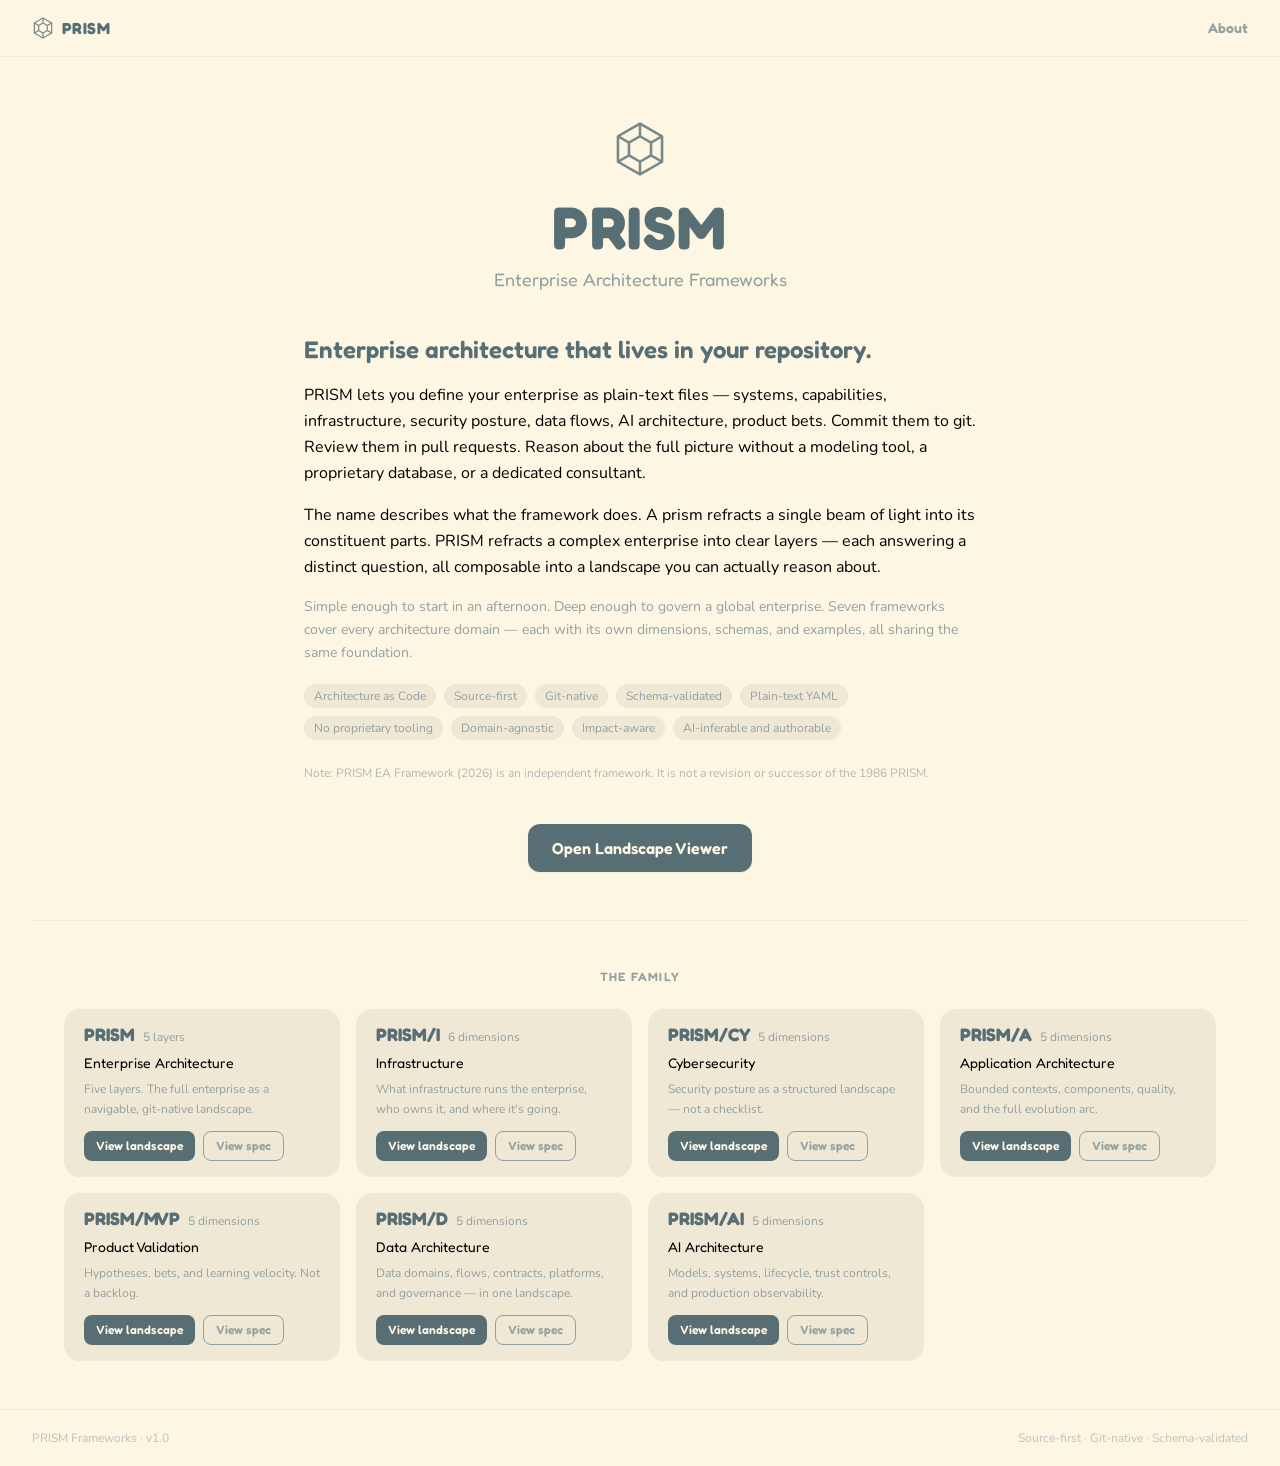
<file: index.html>
<!doctype html><html lang="en"><head><meta charset="UTF-8"><meta name="viewport" content="width=device-width,initial-scale=1"><script async src="https://www.googletagmanager.com/gtag/js?id=G-3FWQ7CKRZH"></script><script>function gtag(){dataLayer.push(arguments)}window.dataLayer=window.dataLayer||[],gtag("js",new Date),gtag("config","G-3FWQ7CKRZH")</script><title>PRISM — Enterprise Architecture Frameworks</title><meta name="description" content="PRISM is a family of seven open enterprise architecture frameworks — EA, Infrastructure, Cybersecurity, Application, Data, AI, and Product — defined as plain-text YAML, committed to git, and reviewed in pull requests. Created by Vikram Goud Palakurthi. Released 2026; not affiliated with the 1986 PRISM."><meta name="keywords" content="PRISM Framework, PRISM Enterprise Architecture, PRISM EA, PRISM EA Framework, PRISM Enterprise Architecture Framework 2026, PRISM EA 2026, PRISM/EA 2026, Enterprise Architecture Framework, EA Framework, TOGAF alternative, Zachman Framework, ArchiMate, Infrastructure Architecture, Cybersecurity Architecture Framework, Application Architecture, Data Architecture Framework, AI Architecture Framework, Product Validation Framework, MVP Framework, git-native architecture, source-first architecture, YAML architecture, open enterprise architecture, Vikram Goud Palakurthi"><meta name="author" content="Vikram Goud Palakurthi"><meta name="creator" content="Vikram Goud Palakurthi"><meta name="robots" content="index, follow"><link rel="canonical" href="https://prism-framework.org/"><meta name="citation_title" content="PRISM: Enterprise Architecture Frameworks for the Source-First Era"><meta name="citation_author" content="Palakurthi, Vikram Goud"><meta name="citation_publication_date" content="2026"><meta name="citation_pdf_url" content="https://prism-framework.org/PRISM_Framework_V1.0.pdf"><meta name="citation_abstract_html_url" content="https://dx.doi.org/10.2139/ssrn.7037719"><meta name="citation_doi" content="10.2139/ssrn.7037719"><meta property="og:type" content="website"><meta property="og:title" content="PRISM — Enterprise Architecture Frameworks"><meta property="og:description" content="Seven open enterprise architecture frameworks defined in plain-text YAML. Git-native, schema-validated, no proprietary tooling. Created by Vikram Goud Palakurthi."><meta property="og:url" content="https://prism-framework.org/"><meta property="og:site_name" content="PRISM Framework"><meta property="og:locale" content="en_US"><meta name="twitter:card" content="summary"><meta name="twitter:title" content="PRISM — Enterprise Architecture Frameworks"><meta name="twitter:description" content="Seven open enterprise architecture frameworks defined in plain-text YAML. Git-native, schema-validated, no proprietary tooling."><meta name="twitter:creator" content="@mrtinkz"><script type="application/ld+json">{
      "@context": "https://schema.org",
      "@graph": [
        {
          "@type": "WebSite",
          "@id": "https://prism-framework.org/#website",
          "url": "https://prism-framework.org/",
          "name": "PRISM Framework",
          "alternateName": [
            "PRISM EA",
            "PRISM EA Framework",
            "PRISM Enterprise Architecture Framework",
            "PRISM Enterprise Architecture Framework 2026",
            "PRISM/EA 2026"
          ],
          "description": "A family of seven open enterprise architecture frameworks for describing, governing, and evolving enterprises as plain-text YAML landscapes committed to git.",
          "disambiguatingDescription": "PRISM EA Framework (2026) is an independent enterprise architecture framework created by Vikram Goud Palakurthi. It is not a revision, update, or successor of the 1986 PRISM, and the two are unrelated.",
          "inLanguage": "en",
          "creator": {
            "@id": "https://prism-framework.org/#creator"
          },
          "keywords": [
            "PRISM Framework",
            "PRISM EA",
            "PRISM Enterprise Architecture Framework 2026",
            "Enterprise Architecture",
            "TOGAF alternative",
            "Zachman Framework",
            "ArchiMate",
            "Infrastructure Architecture",
            "Cybersecurity Architecture",
            "Application Architecture",
            "Data Architecture",
            "AI Architecture",
            "Product Validation",
            "git-native architecture",
            "source-first enterprise architecture"
          ]
        },
        {
          "@type": "Person",
          "@id": "https://prism-framework.org/#creator",
          "name": "Vikram Goud Palakurthi",
          "alternateName": "V.G. Palakurthi",
          "email": "mrtinkz@gmail.com",
          "knowsAbout": [
            "Enterprise Architecture",
            "Software Architecture",
            "AI Architecture",
            "Cybersecurity Architecture",
            "Infrastructure Architecture",
            "Data Architecture"
          ],
          "sameAs": [
            "https://github.com/mrtinkz"
          ]
        },
        {
          "@type": "SoftwareApplication",
          "@id": "https://prism-framework.org/#app",
          "name": "PRISM Landscape Viewer",
          "applicationCategory": "BusinessApplication",
          "description": "Interactive viewer and editor for PRISM enterprise architecture landscapes.",
          "operatingSystem": "Web",
          "isPartOf": { "@id": "https://prism-framework.org/#website" },
          "author": { "@id": "https://prism-framework.org/#creator" },
          "license": "https://creativecommons.org/licenses/by-sa/4.0/"
        },
        {
          "@type": "ScholarlyArticle",
          "@id": "https://prism-framework.org/#paper",
          "name": "PRISM: Enterprise Architecture Frameworks for the Source-First Era",
          "headline": "PRISM: Enterprise Architecture Frameworks for the Source-First Era",
          "alternateName": "PRISM Enterprise Architecture Framework 2026",
          "author": { "@id": "https://prism-framework.org/#creator" },
          "datePublished": "2026",
          "url": "https://prism-framework.org/PRISM_Framework_V1.0.pdf",
          "sameAs": [
            "https://dx.doi.org/10.2139/ssrn.7037719"
          ],
          "citation": "https://eapj.org/the-new-prism-ea-framework/",
          "isPartOf": { "@id": "https://prism-framework.org/#website" }
        }
      ]
    }</script><link rel="icon" type="image/svg+xml" href="./favicon.svg"><link rel="preconnect" href="https://fonts.googleapis.com"><link rel="preconnect" href="https://fonts.gstatic.com" crossorigin><link href="https://fonts.googleapis.com/css2?family=Fredoka:wght@400;600;700&family=Nunito:wght@400;600;700;800&display=swap" rel="stylesheet"><script type="module" crossorigin src="./assets/index-DX7eUyUk.js"></script><link rel="stylesheet" crossorigin href="./assets/index-BydcnIzZ.css"></head><body><div id="root"></div></body></html>
</file>
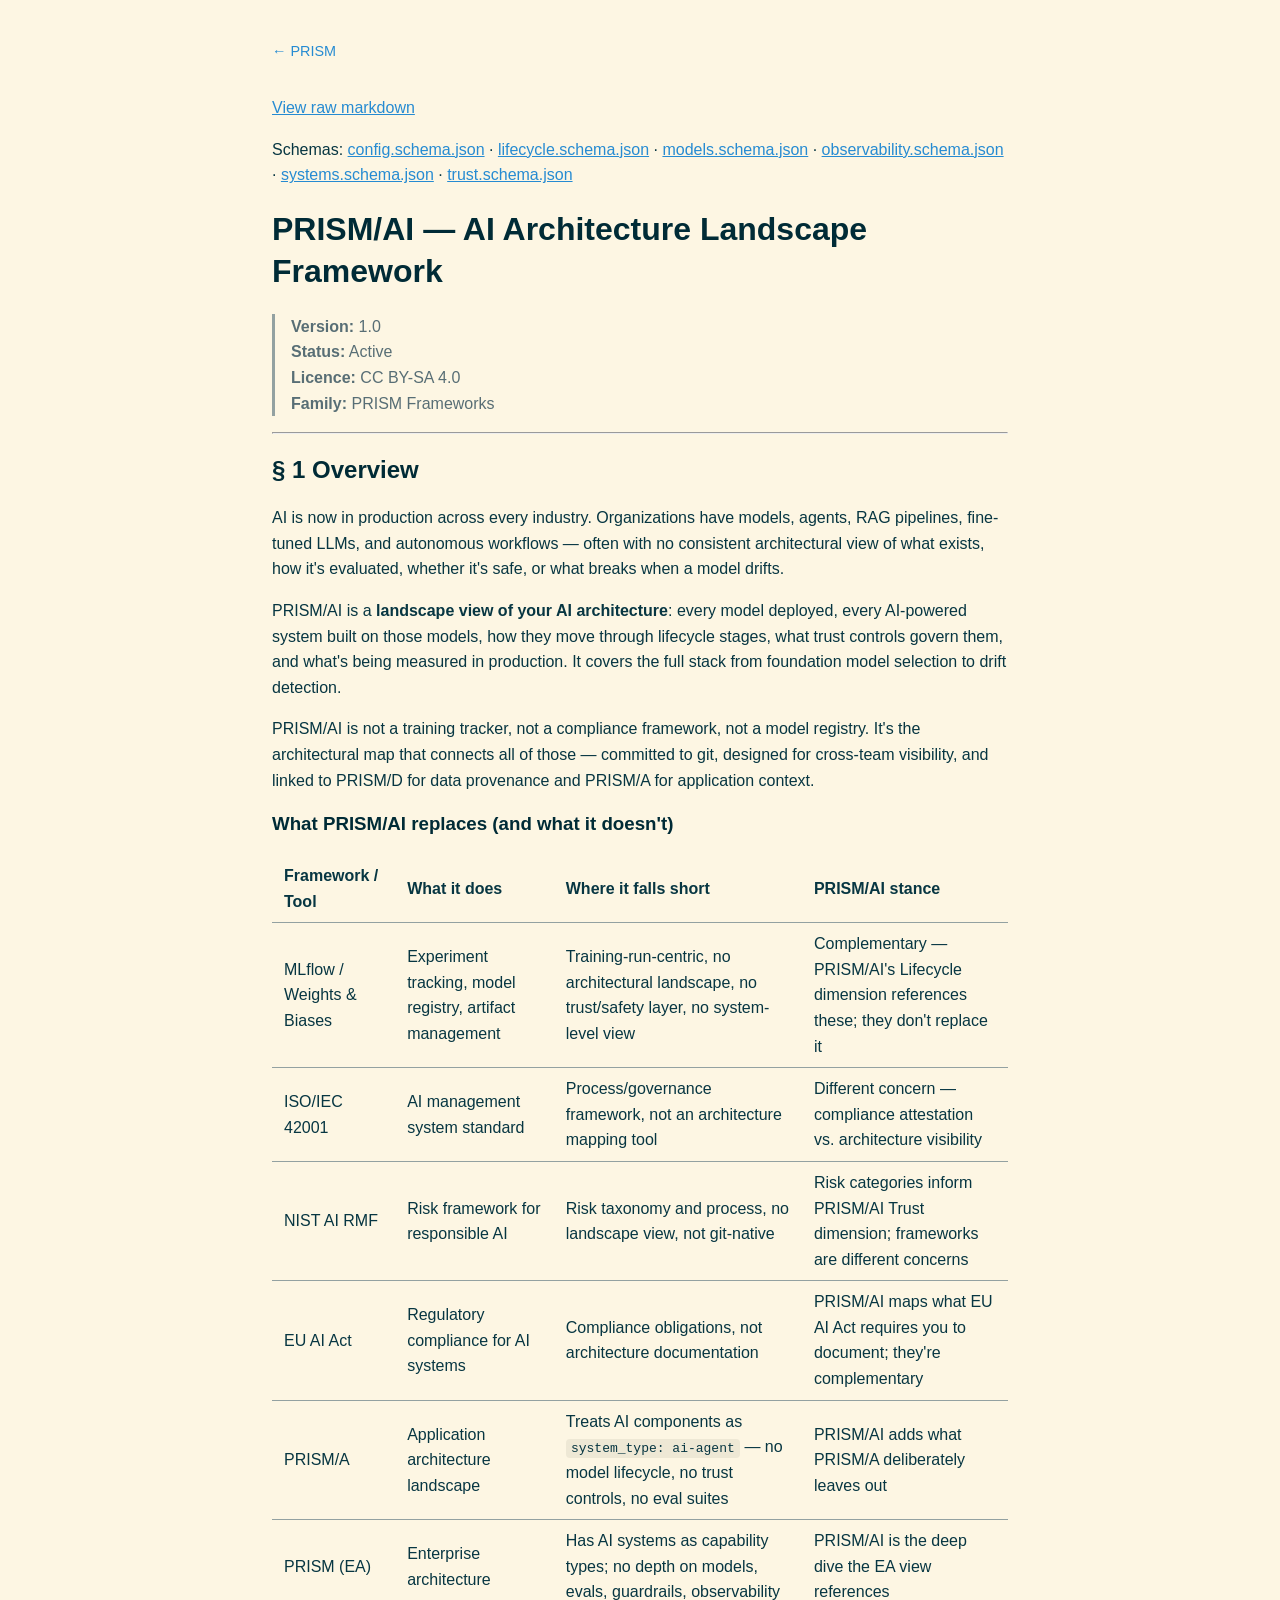
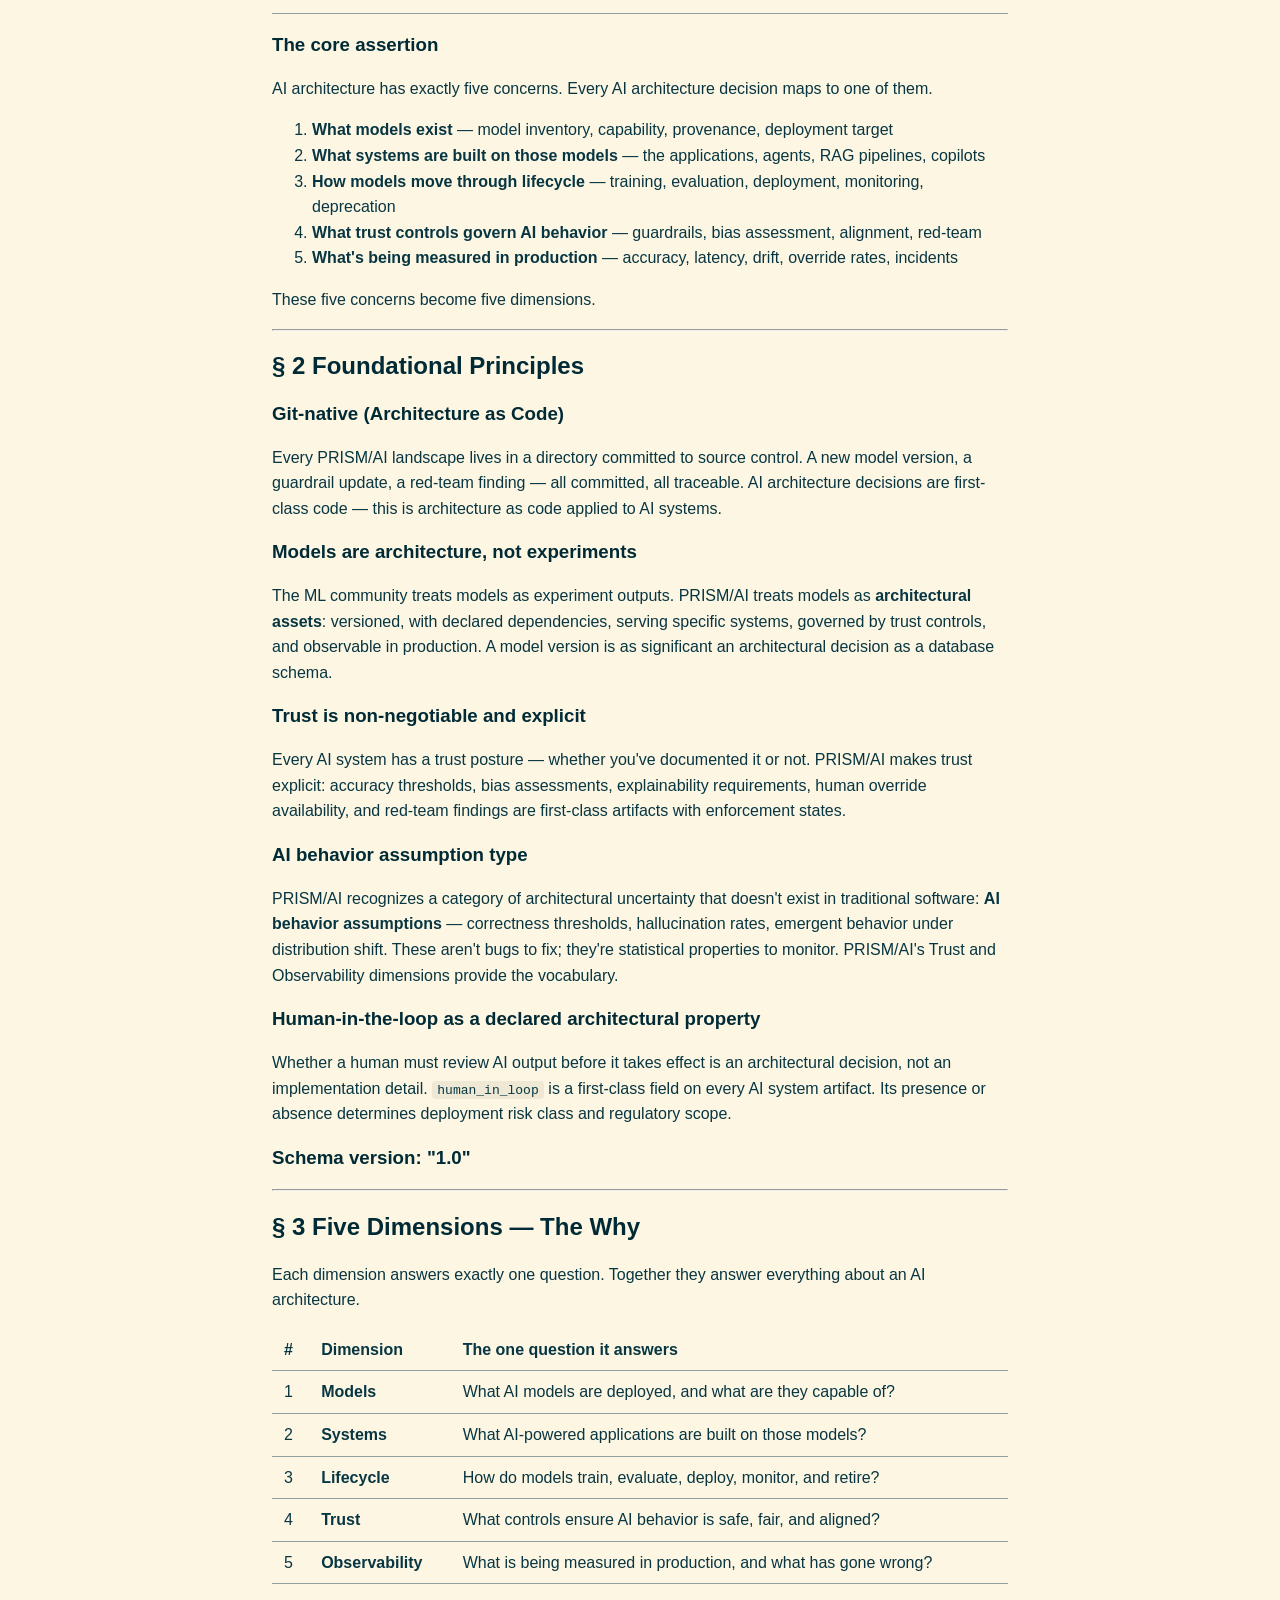
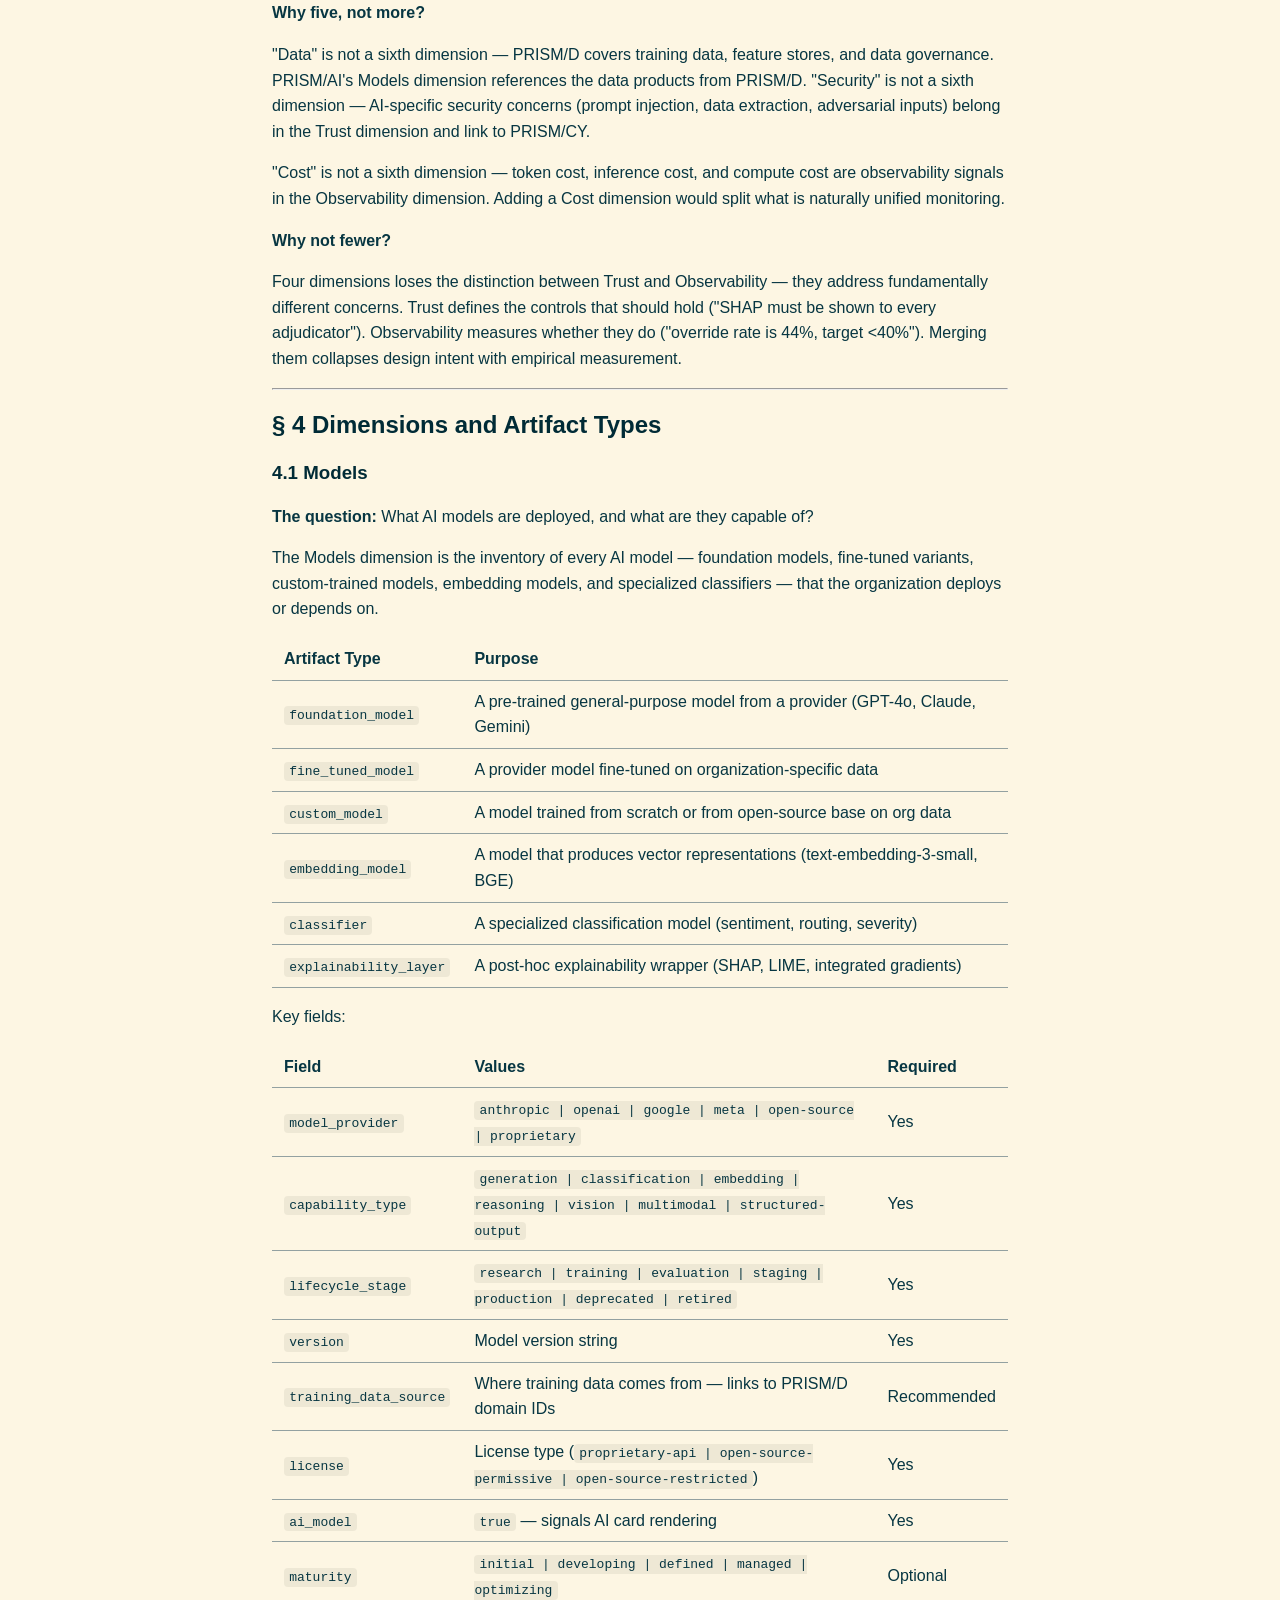
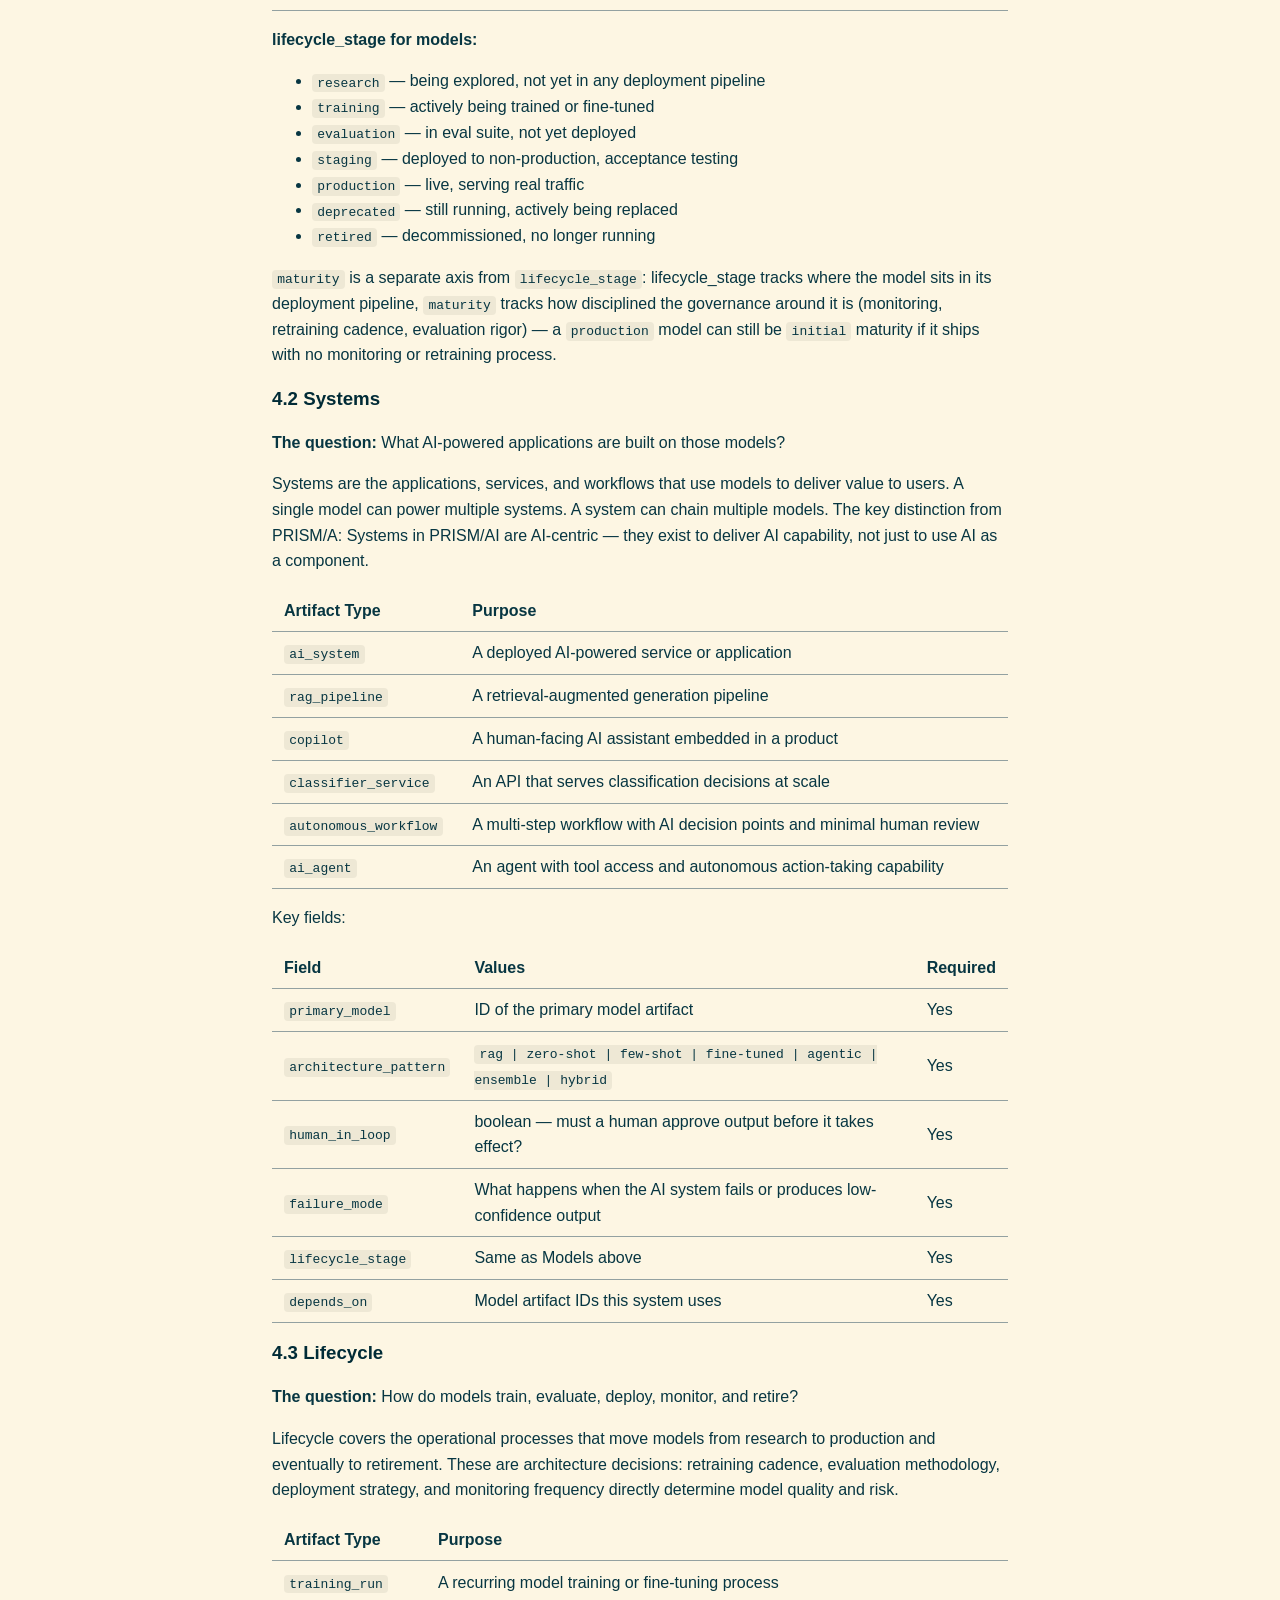
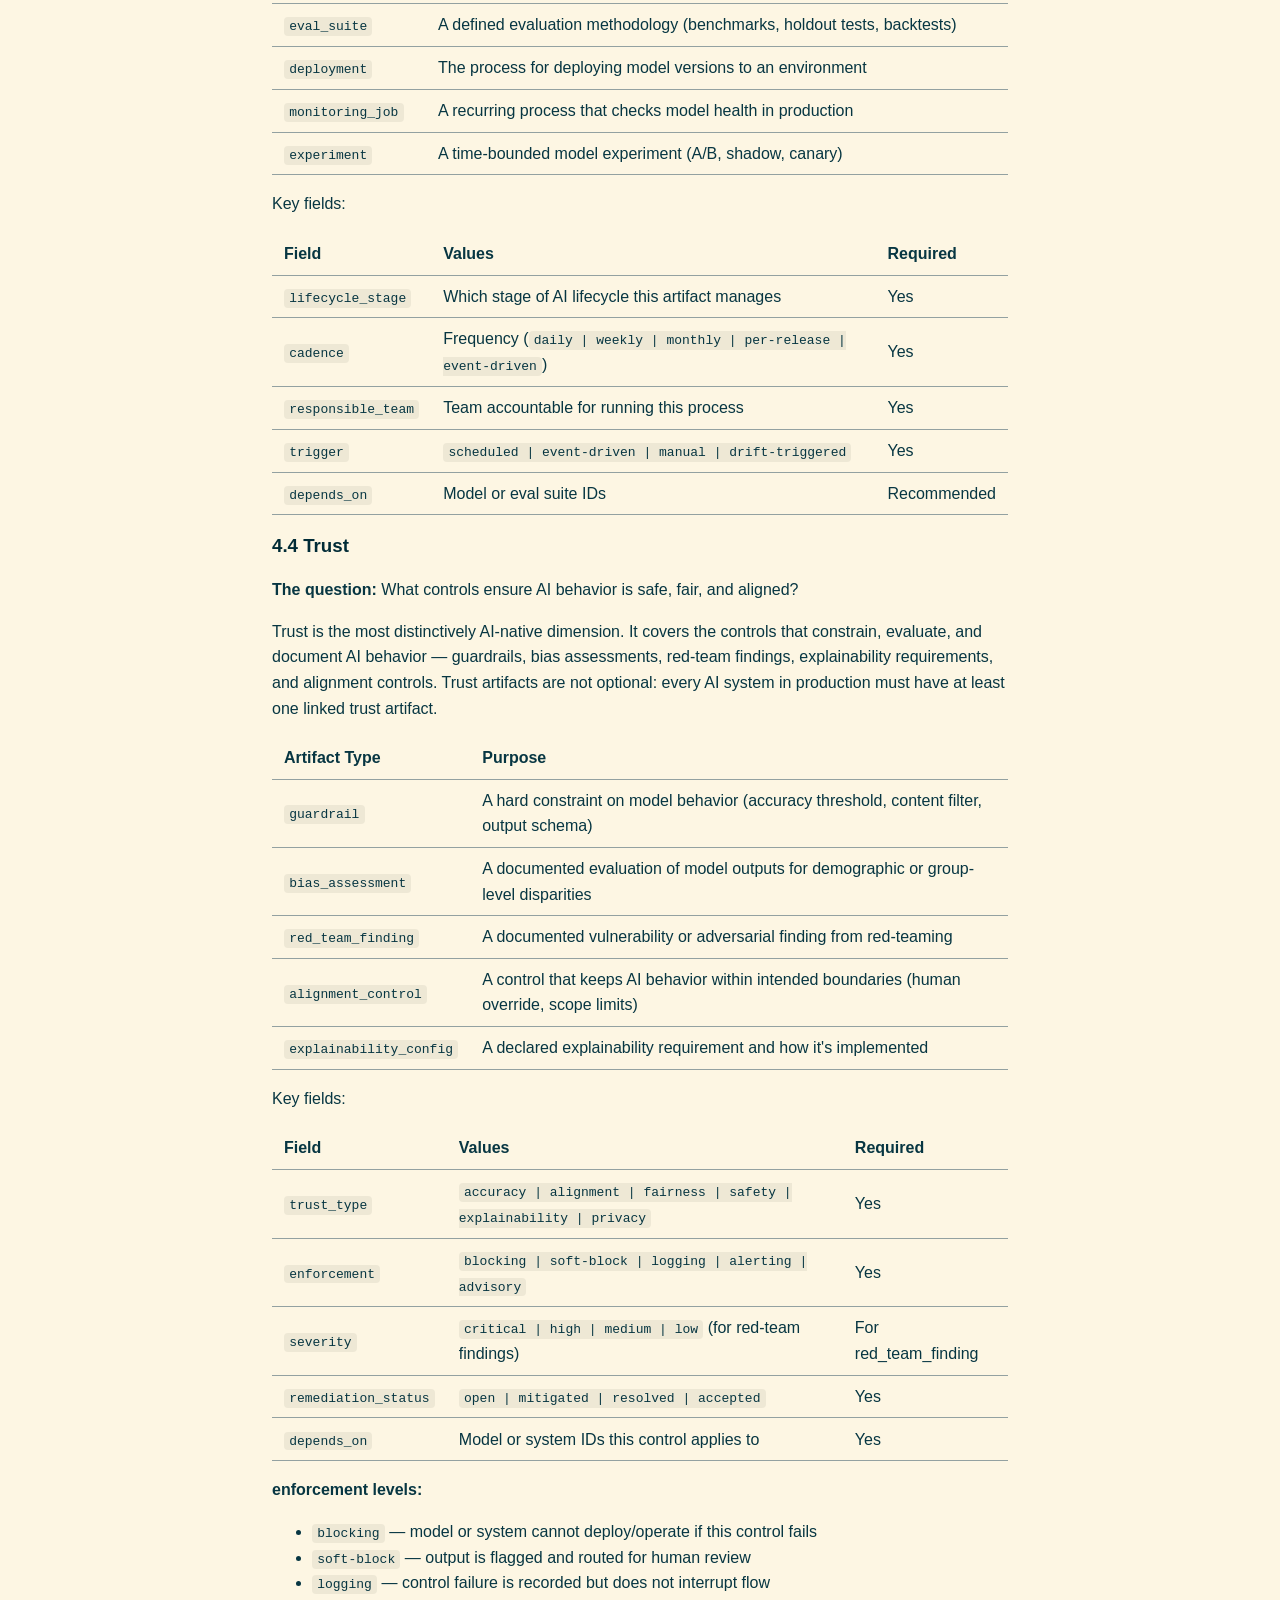
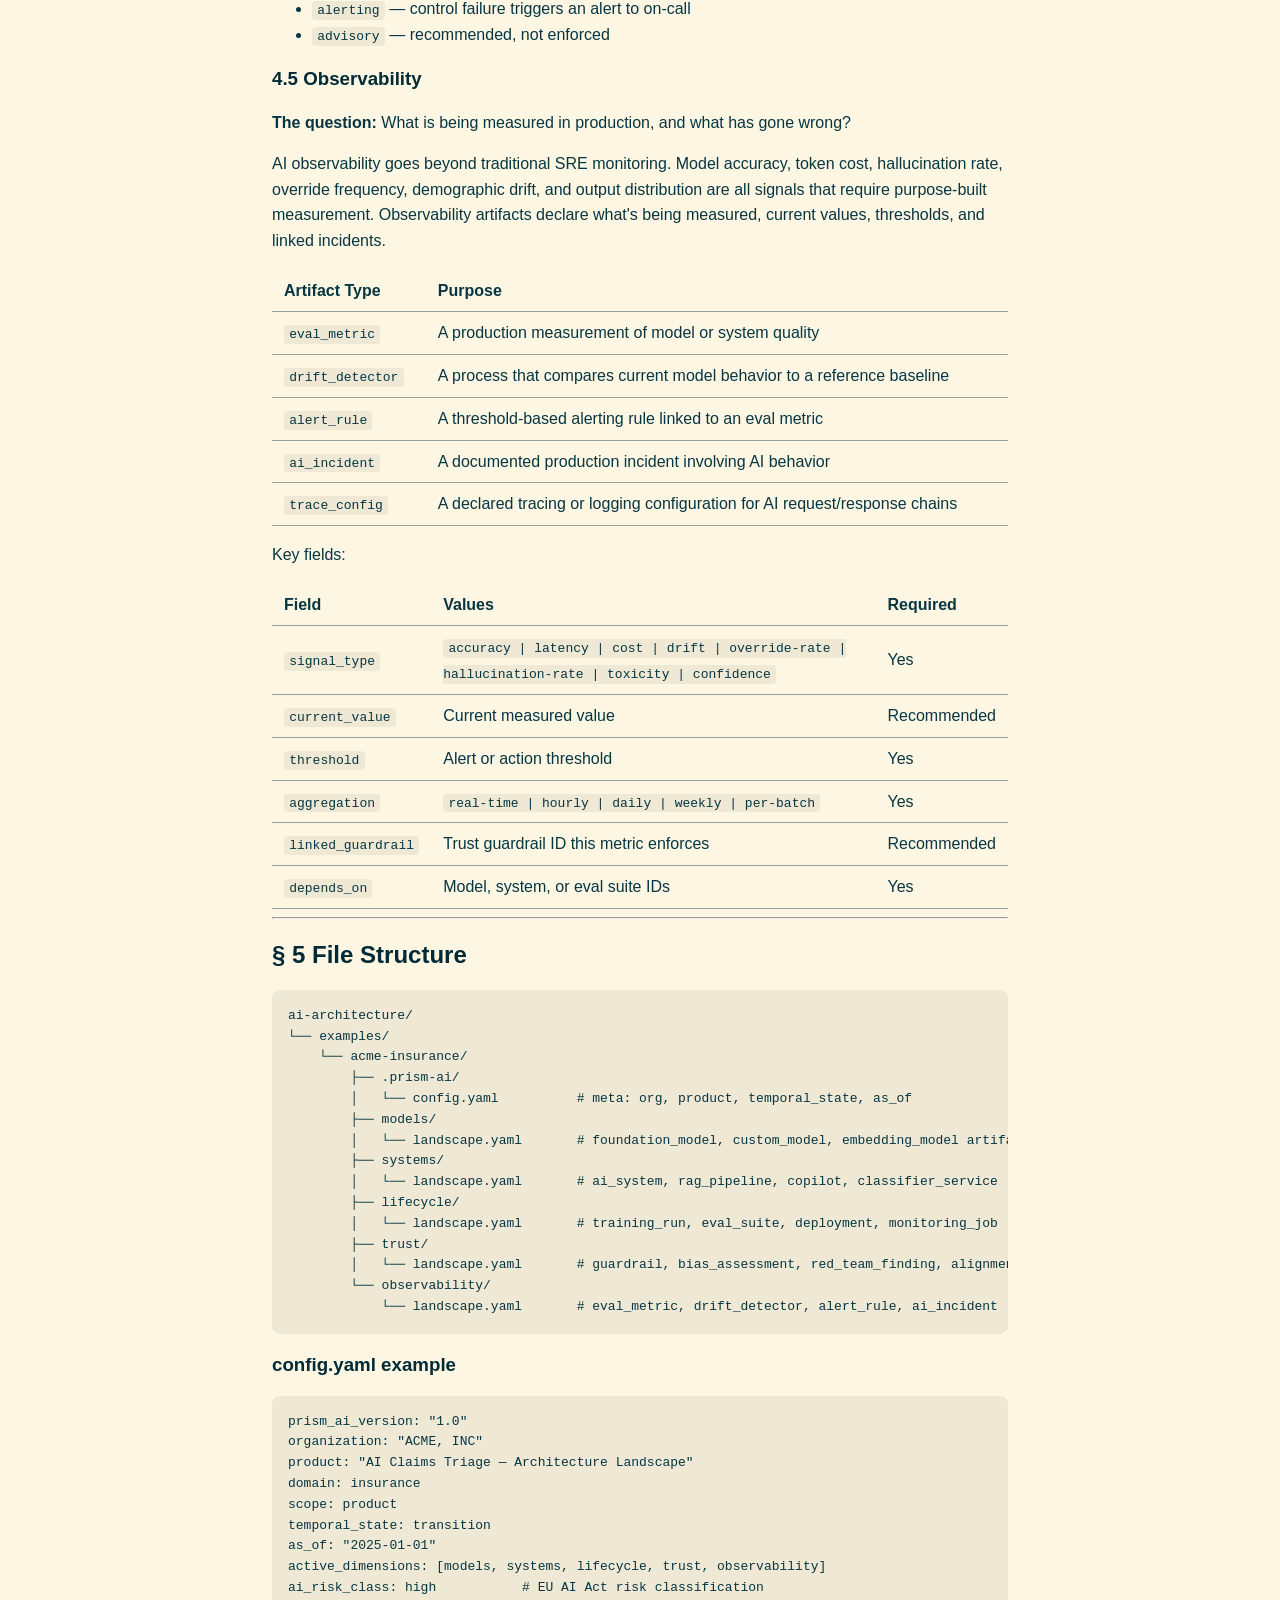
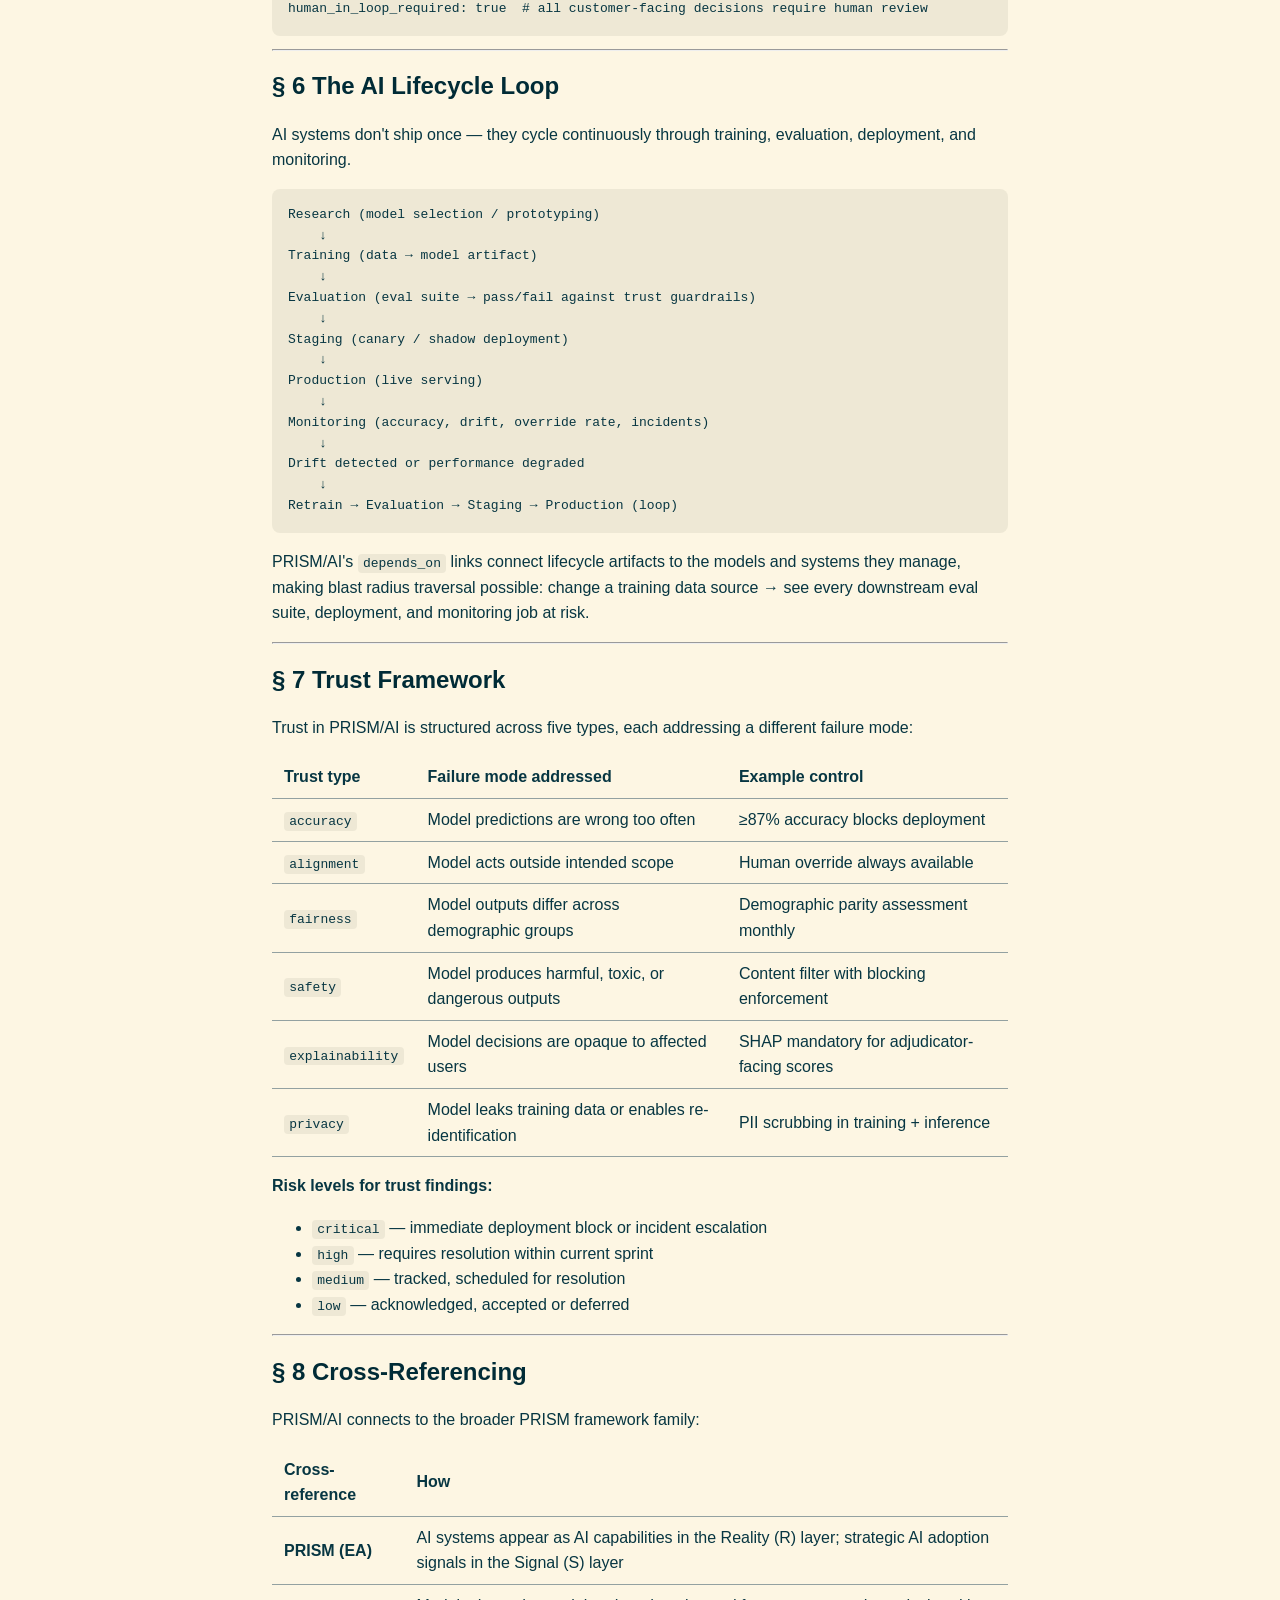
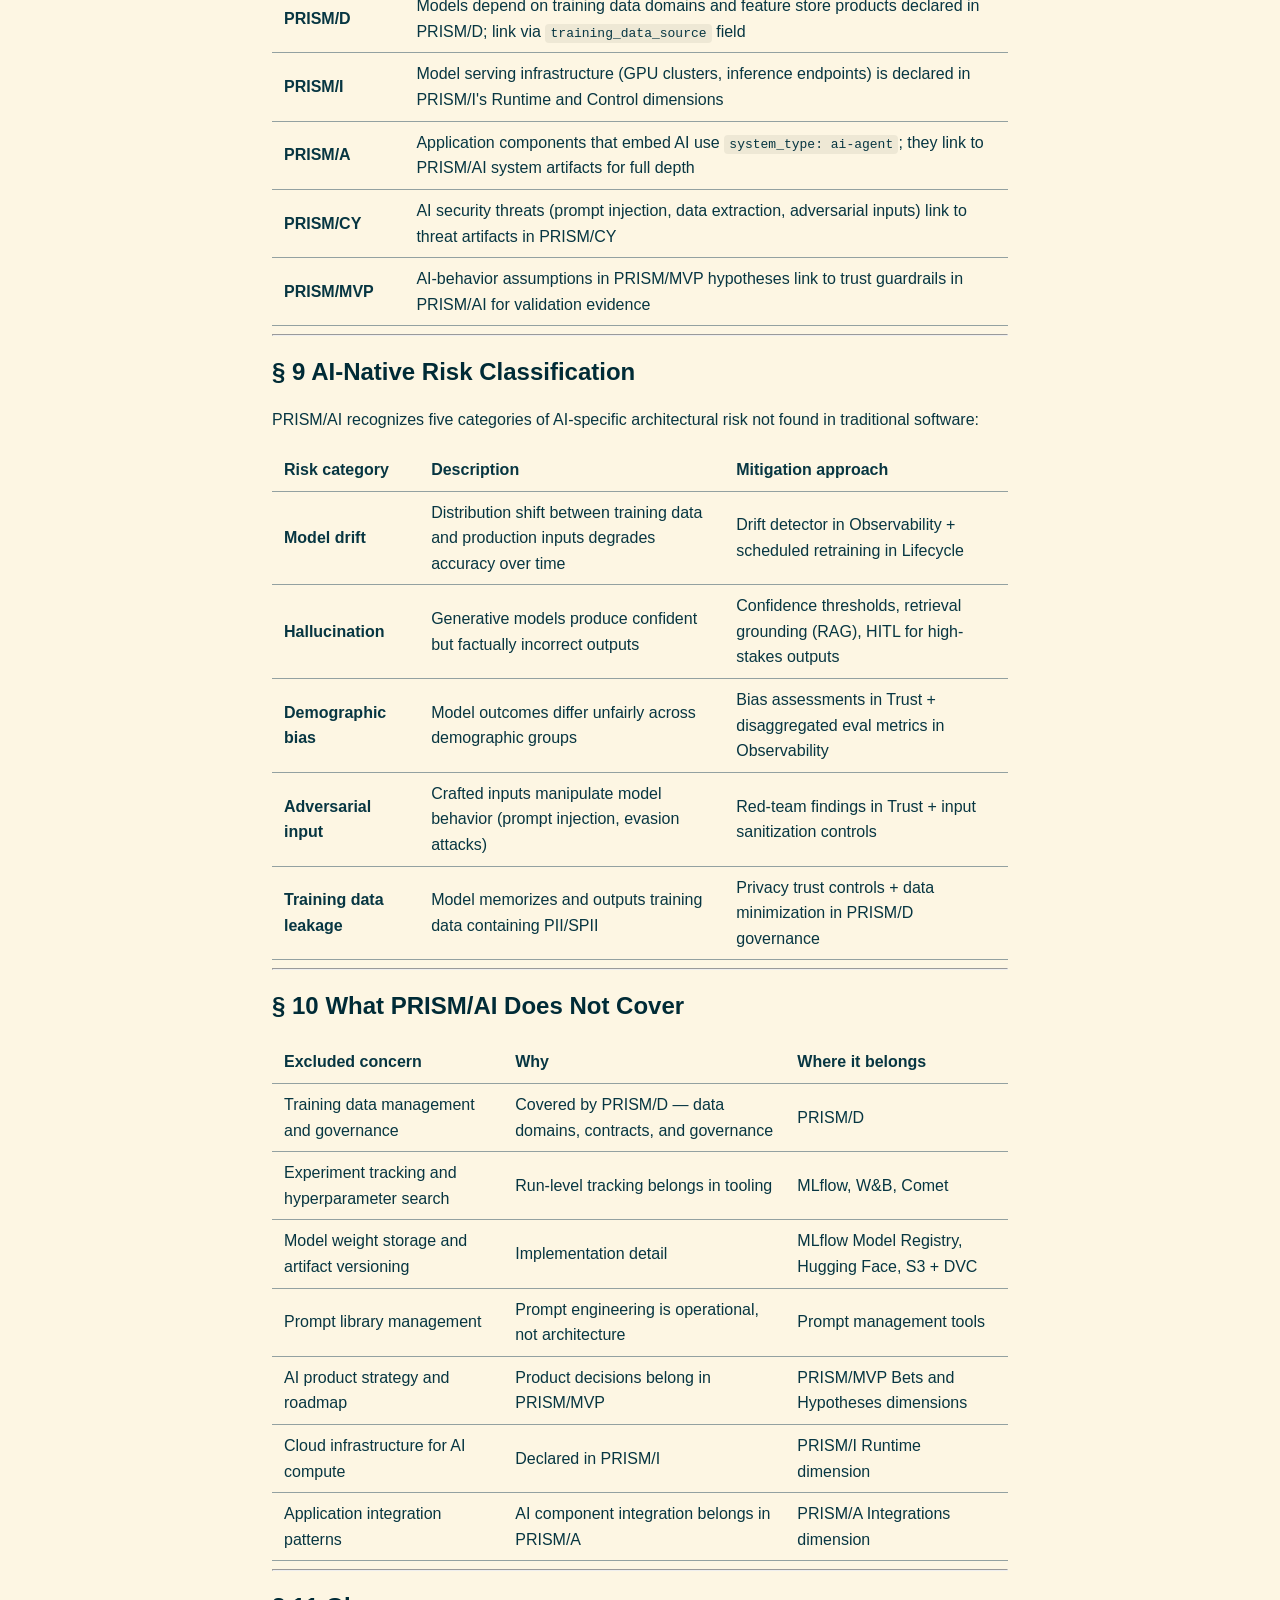
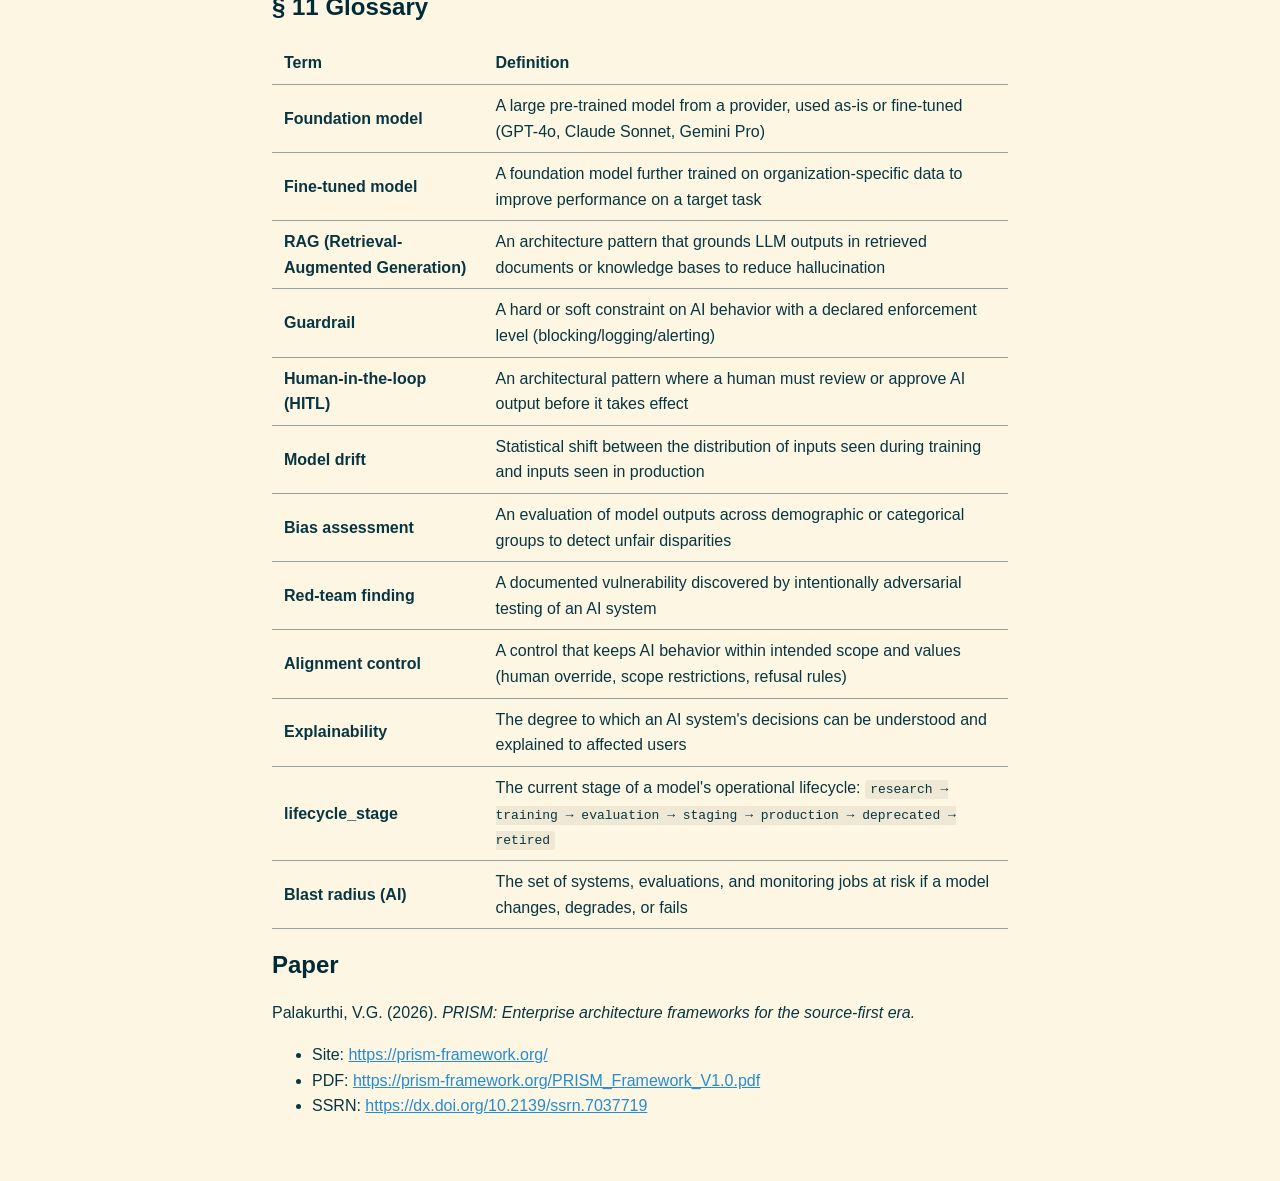
<file: specs/ai-architecture/index.html>
<!doctype html>
<html lang="en">
<head>
<meta charset="UTF-8">
<meta name="viewport" content="width=device-width,initial-scale=1">
<title>PRISM/AI — AI Architecture Spec | PRISM Framework</title>
<meta name="description" content="Models, systems, lifecycle, trust controls, and production observability.">
<meta name="robots" content="index, follow">
<link rel="canonical" href="https://prism-framework.org/specs/ai-architecture/">
<meta property="og:type" content="article">
<meta property="og:title" content="PRISM/AI — AI Architecture Spec | PRISM Framework">
<meta property="og:description" content="Models, systems, lifecycle, trust controls, and production observability.">
<meta property="og:url" content="https://prism-framework.org/specs/ai-architecture/">
<link rel="alternate" type="text/markdown" href="https://prism-framework.org/specs/ai-architecture.md">
<style>
  :root { color-scheme: light; }
  body { max-width: 46rem; margin: 0 auto; padding: 2.5rem 1.5rem 4rem; font-family: -apple-system, BlinkMacSystemFont, "Segoe UI", sans-serif; line-height: 1.6; color: #073642; background: #fdf6e3; }
  a { color: #268bd2; }
  nav { margin-bottom: 2rem; font-size: 0.9rem; }
  nav a { text-decoration: none; }
  h1, h2, h3, h4 { color: #002b36; line-height: 1.3; }
  pre { background: #eee8d5; padding: 1rem; border-radius: 0.5rem; overflow-x: auto; }
  code { background: #eee8d5; padding: 0.15em 0.4em; border-radius: 0.25rem; }
  pre code { background: none; padding: 0; }
  table { border-collapse: collapse; width: 100%; }
  th, td { border-bottom: 1px solid #93a1a1; padding: 0.5em 0.75em; text-align: left; }
  blockquote { border-left: 3px solid #93a1a1; margin-left: 0; padding-left: 1rem; color: #586e75; }
</style>
</head>
<body>
<nav><a href="https://prism-framework.org/">&larr; PRISM</a></nav>
<p><a href="https://prism-framework.org/specs/ai-architecture.md">View raw markdown</a></p>
<p>Schemas: <a href="https://prism-framework.org/specs/ai-architecture/schemas/config.schema.json">config.schema.json</a> &middot; <a href="https://prism-framework.org/specs/ai-architecture/schemas/lifecycle.schema.json">lifecycle.schema.json</a> &middot; <a href="https://prism-framework.org/specs/ai-architecture/schemas/models.schema.json">models.schema.json</a> &middot; <a href="https://prism-framework.org/specs/ai-architecture/schemas/observability.schema.json">observability.schema.json</a> &middot; <a href="https://prism-framework.org/specs/ai-architecture/schemas/systems.schema.json">systems.schema.json</a> &middot; <a href="https://prism-framework.org/specs/ai-architecture/schemas/trust.schema.json">trust.schema.json</a></p>
<h1>PRISM/AI — AI Architecture Landscape Framework</h1>
<blockquote>
<p><strong>Version:</strong> 1.0<br><strong>Status:</strong> Active<br><strong>Licence:</strong> CC BY-SA 4.0<br><strong>Family:</strong> PRISM Frameworks</p>
</blockquote>
<hr>
<h2>§ 1 Overview</h2>
<p>AI is now in production across every industry. Organizations have models, agents, RAG pipelines, fine-tuned LLMs, and autonomous workflows — often with no consistent architectural view of what exists, how it&#39;s evaluated, whether it&#39;s safe, or what breaks when a model drifts.</p>
<p>PRISM/AI is a <strong>landscape view of your AI architecture</strong>: every model deployed, every AI-powered system built on those models, how they move through lifecycle stages, what trust controls govern them, and what&#39;s being measured in production. It covers the full stack from foundation model selection to drift detection.</p>
<p>PRISM/AI is not a training tracker, not a compliance framework, not a model registry. It&#39;s the architectural map that connects all of those — committed to git, designed for cross-team visibility, and linked to PRISM/D for data provenance and PRISM/A for application context.</p>
<h3>What PRISM/AI replaces (and what it doesn&#39;t)</h3>
<table>
<thead>
<tr>
<th>Framework / Tool</th>
<th>What it does</th>
<th>Where it falls short</th>
<th>PRISM/AI stance</th>
</tr>
</thead>
<tbody><tr>
<td>MLflow / Weights &amp; Biases</td>
<td>Experiment tracking, model registry, artifact management</td>
<td>Training-run-centric, no architectural landscape, no trust/safety layer, no system-level view</td>
<td>Complementary — PRISM/AI&#39;s Lifecycle dimension references these; they don&#39;t replace it</td>
</tr>
<tr>
<td>ISO/IEC 42001</td>
<td>AI management system standard</td>
<td>Process/governance framework, not an architecture mapping tool</td>
<td>Different concern — compliance attestation vs. architecture visibility</td>
</tr>
<tr>
<td>NIST AI RMF</td>
<td>Risk framework for responsible AI</td>
<td>Risk taxonomy and process, no landscape view, not git-native</td>
<td>Risk categories inform PRISM/AI Trust dimension; frameworks are different concerns</td>
</tr>
<tr>
<td>EU AI Act</td>
<td>Regulatory compliance for AI systems</td>
<td>Compliance obligations, not architecture documentation</td>
<td>PRISM/AI maps what EU AI Act requires you to document; they&#39;re complementary</td>
</tr>
<tr>
<td>PRISM/A</td>
<td>Application architecture landscape</td>
<td>Treats AI components as <code>system_type: ai-agent</code> — no model lifecycle, no trust controls, no eval suites</td>
<td>PRISM/AI adds what PRISM/A deliberately leaves out</td>
</tr>
<tr>
<td>PRISM (EA)</td>
<td>Enterprise architecture</td>
<td>Has AI systems as capability types; no depth on models, evals, guardrails, observability</td>
<td>PRISM/AI is the deep dive the EA view references</td>
</tr>
</tbody></table>
<h3>The core assertion</h3>
<p>AI architecture has exactly five concerns. Every AI architecture decision maps to one of them.</p>
<ol>
<li><strong>What models exist</strong> — model inventory, capability, provenance, deployment target</li>
<li><strong>What systems are built on those models</strong> — the applications, agents, RAG pipelines, copilots</li>
<li><strong>How models move through lifecycle</strong> — training, evaluation, deployment, monitoring, deprecation</li>
<li><strong>What trust controls govern AI behavior</strong> — guardrails, bias assessment, alignment, red-team</li>
<li><strong>What&#39;s being measured in production</strong> — accuracy, latency, drift, override rates, incidents</li>
</ol>
<p>These five concerns become five dimensions.</p>
<hr>
<h2>§ 2 Foundational Principles</h2>
<h3>Git-native (Architecture as Code)</h3>
<p>Every PRISM/AI landscape lives in a directory committed to source control. A new model version, a guardrail update, a red-team finding — all committed, all traceable. AI architecture decisions are first-class code — this is architecture as code applied to AI systems.</p>
<h3>Models are architecture, not experiments</h3>
<p>The ML community treats models as experiment outputs. PRISM/AI treats models as <strong>architectural assets</strong>: versioned, with declared dependencies, serving specific systems, governed by trust controls, and observable in production. A model version is as significant an architectural decision as a database schema.</p>
<h3>Trust is non-negotiable and explicit</h3>
<p>Every AI system has a trust posture — whether you&#39;ve documented it or not. PRISM/AI makes trust explicit: accuracy thresholds, bias assessments, explainability requirements, human override availability, and red-team findings are first-class artifacts with enforcement states.</p>
<h3>AI behavior assumption type</h3>
<p>PRISM/AI recognizes a category of architectural uncertainty that doesn&#39;t exist in traditional software: <strong>AI behavior assumptions</strong> — correctness thresholds, hallucination rates, emergent behavior under distribution shift. These aren&#39;t bugs to fix; they&#39;re statistical properties to monitor. PRISM/AI&#39;s Trust and Observability dimensions provide the vocabulary.</p>
<h3>Human-in-the-loop as a declared architectural property</h3>
<p>Whether a human must review AI output before it takes effect is an architectural decision, not an implementation detail. <code>human_in_loop</code> is a first-class field on every AI system artifact. Its presence or absence determines deployment risk class and regulatory scope.</p>
<h3>Schema version: &quot;1.0&quot;</h3>
<hr>
<h2>§ 3 Five Dimensions — The Why</h2>
<p>Each dimension answers exactly one question. Together they answer everything about an AI architecture.</p>
<table>
<thead>
<tr>
<th>#</th>
<th>Dimension</th>
<th>The one question it answers</th>
</tr>
</thead>
<tbody><tr>
<td>1</td>
<td><strong>Models</strong></td>
<td>What AI models are deployed, and what are they capable of?</td>
</tr>
<tr>
<td>2</td>
<td><strong>Systems</strong></td>
<td>What AI-powered applications are built on those models?</td>
</tr>
<tr>
<td>3</td>
<td><strong>Lifecycle</strong></td>
<td>How do models train, evaluate, deploy, monitor, and retire?</td>
</tr>
<tr>
<td>4</td>
<td><strong>Trust</strong></td>
<td>What controls ensure AI behavior is safe, fair, and aligned?</td>
</tr>
<tr>
<td>5</td>
<td><strong>Observability</strong></td>
<td>What is being measured in production, and what has gone wrong?</td>
</tr>
</tbody></table>
<p><strong>Why five, not more?</strong></p>
<p>&quot;Data&quot; is not a sixth dimension — PRISM/D covers training data, feature stores, and data governance. PRISM/AI&#39;s Models dimension references the data products from PRISM/D. &quot;Security&quot; is not a sixth dimension — AI-specific security concerns (prompt injection, data extraction, adversarial inputs) belong in the Trust dimension and link to PRISM/CY.</p>
<p>&quot;Cost&quot; is not a sixth dimension — token cost, inference cost, and compute cost are observability signals in the Observability dimension. Adding a Cost dimension would split what is naturally unified monitoring.</p>
<p><strong>Why not fewer?</strong></p>
<p>Four dimensions loses the distinction between Trust and Observability — they address fundamentally different concerns. Trust defines the controls that should hold (&quot;SHAP must be shown to every adjudicator&quot;). Observability measures whether they do (&quot;override rate is 44%, target &lt;40%&quot;). Merging them collapses design intent with empirical measurement.</p>
<hr>
<h2>§ 4 Dimensions and Artifact Types</h2>
<h3>4.1 Models</h3>
<p><strong>The question:</strong> What AI models are deployed, and what are they capable of?</p>
<p>The Models dimension is the inventory of every AI model — foundation models, fine-tuned variants, custom-trained models, embedding models, and specialized classifiers — that the organization deploys or depends on.</p>
<table>
<thead>
<tr>
<th>Artifact Type</th>
<th>Purpose</th>
</tr>
</thead>
<tbody><tr>
<td><code>foundation_model</code></td>
<td>A pre-trained general-purpose model from a provider (GPT-4o, Claude, Gemini)</td>
</tr>
<tr>
<td><code>fine_tuned_model</code></td>
<td>A provider model fine-tuned on organization-specific data</td>
</tr>
<tr>
<td><code>custom_model</code></td>
<td>A model trained from scratch or from open-source base on org data</td>
</tr>
<tr>
<td><code>embedding_model</code></td>
<td>A model that produces vector representations (text-embedding-3-small, BGE)</td>
</tr>
<tr>
<td><code>classifier</code></td>
<td>A specialized classification model (sentiment, routing, severity)</td>
</tr>
<tr>
<td><code>explainability_layer</code></td>
<td>A post-hoc explainability wrapper (SHAP, LIME, integrated gradients)</td>
</tr>
</tbody></table>
<p>Key fields:</p>
<table>
<thead>
<tr>
<th>Field</th>
<th>Values</th>
<th>Required</th>
</tr>
</thead>
<tbody><tr>
<td><code>model_provider</code></td>
<td><code>anthropic | openai | google | meta | open-source | proprietary</code></td>
<td>Yes</td>
</tr>
<tr>
<td><code>capability_type</code></td>
<td><code>generation | classification | embedding | reasoning | vision | multimodal | structured-output</code></td>
<td>Yes</td>
</tr>
<tr>
<td><code>lifecycle_stage</code></td>
<td><code>research | training | evaluation | staging | production | deprecated | retired</code></td>
<td>Yes</td>
</tr>
<tr>
<td><code>version</code></td>
<td>Model version string</td>
<td>Yes</td>
</tr>
<tr>
<td><code>training_data_source</code></td>
<td>Where training data comes from — links to PRISM/D domain IDs</td>
<td>Recommended</td>
</tr>
<tr>
<td><code>license</code></td>
<td>License type (<code>proprietary-api | open-source-permissive | open-source-restricted</code>)</td>
<td>Yes</td>
</tr>
<tr>
<td><code>ai_model</code></td>
<td><code>true</code> — signals AI card rendering</td>
<td>Yes</td>
</tr>
<tr>
<td><code>maturity</code></td>
<td><code>initial | developing | defined | managed | optimizing</code></td>
<td>Optional</td>
</tr>
</tbody></table>
<p><strong>lifecycle_stage for models:</strong></p>
<ul>
<li><code>research</code> — being explored, not yet in any deployment pipeline</li>
<li><code>training</code> — actively being trained or fine-tuned</li>
<li><code>evaluation</code> — in eval suite, not yet deployed</li>
<li><code>staging</code> — deployed to non-production, acceptance testing</li>
<li><code>production</code> — live, serving real traffic</li>
<li><code>deprecated</code> — still running, actively being replaced</li>
<li><code>retired</code> — decommissioned, no longer running</li>
</ul>
<p><code>maturity</code> is a separate axis from <code>lifecycle_stage</code>: lifecycle_stage tracks where the model sits in its deployment pipeline, <code>maturity</code> tracks how disciplined the governance around it is (monitoring, retraining cadence, evaluation rigor) — a <code>production</code> model can still be <code>initial</code> maturity if it ships with no monitoring or retraining process.</p>
<h3>4.2 Systems</h3>
<p><strong>The question:</strong> What AI-powered applications are built on those models?</p>
<p>Systems are the applications, services, and workflows that use models to deliver value to users. A single model can power multiple systems. A system can chain multiple models. The key distinction from PRISM/A: Systems in PRISM/AI are AI-centric — they exist to deliver AI capability, not just to use AI as a component.</p>
<table>
<thead>
<tr>
<th>Artifact Type</th>
<th>Purpose</th>
</tr>
</thead>
<tbody><tr>
<td><code>ai_system</code></td>
<td>A deployed AI-powered service or application</td>
</tr>
<tr>
<td><code>rag_pipeline</code></td>
<td>A retrieval-augmented generation pipeline</td>
</tr>
<tr>
<td><code>copilot</code></td>
<td>A human-facing AI assistant embedded in a product</td>
</tr>
<tr>
<td><code>classifier_service</code></td>
<td>An API that serves classification decisions at scale</td>
</tr>
<tr>
<td><code>autonomous_workflow</code></td>
<td>A multi-step workflow with AI decision points and minimal human review</td>
</tr>
<tr>
<td><code>ai_agent</code></td>
<td>An agent with tool access and autonomous action-taking capability</td>
</tr>
</tbody></table>
<p>Key fields:</p>
<table>
<thead>
<tr>
<th>Field</th>
<th>Values</th>
<th>Required</th>
</tr>
</thead>
<tbody><tr>
<td><code>primary_model</code></td>
<td>ID of the primary model artifact</td>
<td>Yes</td>
</tr>
<tr>
<td><code>architecture_pattern</code></td>
<td><code>rag | zero-shot | few-shot | fine-tuned | agentic | ensemble | hybrid</code></td>
<td>Yes</td>
</tr>
<tr>
<td><code>human_in_loop</code></td>
<td>boolean — must a human approve output before it takes effect?</td>
<td>Yes</td>
</tr>
<tr>
<td><code>failure_mode</code></td>
<td>What happens when the AI system fails or produces low-confidence output</td>
<td>Yes</td>
</tr>
<tr>
<td><code>lifecycle_stage</code></td>
<td>Same as Models above</td>
<td>Yes</td>
</tr>
<tr>
<td><code>depends_on</code></td>
<td>Model artifact IDs this system uses</td>
<td>Yes</td>
</tr>
</tbody></table>
<h3>4.3 Lifecycle</h3>
<p><strong>The question:</strong> How do models train, evaluate, deploy, monitor, and retire?</p>
<p>Lifecycle covers the operational processes that move models from research to production and eventually to retirement. These are architecture decisions: retraining cadence, evaluation methodology, deployment strategy, and monitoring frequency directly determine model quality and risk.</p>
<table>
<thead>
<tr>
<th>Artifact Type</th>
<th>Purpose</th>
</tr>
</thead>
<tbody><tr>
<td><code>training_run</code></td>
<td>A recurring model training or fine-tuning process</td>
</tr>
<tr>
<td><code>eval_suite</code></td>
<td>A defined evaluation methodology (benchmarks, holdout tests, backtests)</td>
</tr>
<tr>
<td><code>deployment</code></td>
<td>The process for deploying model versions to an environment</td>
</tr>
<tr>
<td><code>monitoring_job</code></td>
<td>A recurring process that checks model health in production</td>
</tr>
<tr>
<td><code>experiment</code></td>
<td>A time-bounded model experiment (A/B, shadow, canary)</td>
</tr>
</tbody></table>
<p>Key fields:</p>
<table>
<thead>
<tr>
<th>Field</th>
<th>Values</th>
<th>Required</th>
</tr>
</thead>
<tbody><tr>
<td><code>lifecycle_stage</code></td>
<td>Which stage of AI lifecycle this artifact manages</td>
<td>Yes</td>
</tr>
<tr>
<td><code>cadence</code></td>
<td>Frequency (<code>daily | weekly | monthly | per-release | event-driven</code>)</td>
<td>Yes</td>
</tr>
<tr>
<td><code>responsible_team</code></td>
<td>Team accountable for running this process</td>
<td>Yes</td>
</tr>
<tr>
<td><code>trigger</code></td>
<td><code>scheduled | event-driven | manual | drift-triggered</code></td>
<td>Yes</td>
</tr>
<tr>
<td><code>depends_on</code></td>
<td>Model or eval suite IDs</td>
<td>Recommended</td>
</tr>
</tbody></table>
<h3>4.4 Trust</h3>
<p><strong>The question:</strong> What controls ensure AI behavior is safe, fair, and aligned?</p>
<p>Trust is the most distinctively AI-native dimension. It covers the controls that constrain, evaluate, and document AI behavior — guardrails, bias assessments, red-team findings, explainability requirements, and alignment controls. Trust artifacts are not optional: every AI system in production must have at least one linked trust artifact.</p>
<table>
<thead>
<tr>
<th>Artifact Type</th>
<th>Purpose</th>
</tr>
</thead>
<tbody><tr>
<td><code>guardrail</code></td>
<td>A hard constraint on model behavior (accuracy threshold, content filter, output schema)</td>
</tr>
<tr>
<td><code>bias_assessment</code></td>
<td>A documented evaluation of model outputs for demographic or group-level disparities</td>
</tr>
<tr>
<td><code>red_team_finding</code></td>
<td>A documented vulnerability or adversarial finding from red-teaming</td>
</tr>
<tr>
<td><code>alignment_control</code></td>
<td>A control that keeps AI behavior within intended boundaries (human override, scope limits)</td>
</tr>
<tr>
<td><code>explainability_config</code></td>
<td>A declared explainability requirement and how it&#39;s implemented</td>
</tr>
</tbody></table>
<p>Key fields:</p>
<table>
<thead>
<tr>
<th>Field</th>
<th>Values</th>
<th>Required</th>
</tr>
</thead>
<tbody><tr>
<td><code>trust_type</code></td>
<td><code>accuracy | alignment | fairness | safety | explainability | privacy</code></td>
<td>Yes</td>
</tr>
<tr>
<td><code>enforcement</code></td>
<td><code>blocking | soft-block | logging | alerting | advisory</code></td>
<td>Yes</td>
</tr>
<tr>
<td><code>severity</code></td>
<td><code>critical | high | medium | low</code> (for red-team findings)</td>
<td>For red_team_finding</td>
</tr>
<tr>
<td><code>remediation_status</code></td>
<td><code>open | mitigated | resolved | accepted</code></td>
<td>Yes</td>
</tr>
<tr>
<td><code>depends_on</code></td>
<td>Model or system IDs this control applies to</td>
<td>Yes</td>
</tr>
</tbody></table>
<p><strong>enforcement levels:</strong></p>
<ul>
<li><code>blocking</code> — model or system cannot deploy/operate if this control fails</li>
<li><code>soft-block</code> — output is flagged and routed for human review</li>
<li><code>logging</code> — control failure is recorded but does not interrupt flow</li>
<li><code>alerting</code> — control failure triggers an alert to on-call</li>
<li><code>advisory</code> — recommended, not enforced</li>
</ul>
<h3>4.5 Observability</h3>
<p><strong>The question:</strong> What is being measured in production, and what has gone wrong?</p>
<p>AI observability goes beyond traditional SRE monitoring. Model accuracy, token cost, hallucination rate, override frequency, demographic drift, and output distribution are all signals that require purpose-built measurement. Observability artifacts declare what&#39;s being measured, current values, thresholds, and linked incidents.</p>
<table>
<thead>
<tr>
<th>Artifact Type</th>
<th>Purpose</th>
</tr>
</thead>
<tbody><tr>
<td><code>eval_metric</code></td>
<td>A production measurement of model or system quality</td>
</tr>
<tr>
<td><code>drift_detector</code></td>
<td>A process that compares current model behavior to a reference baseline</td>
</tr>
<tr>
<td><code>alert_rule</code></td>
<td>A threshold-based alerting rule linked to an eval metric</td>
</tr>
<tr>
<td><code>ai_incident</code></td>
<td>A documented production incident involving AI behavior</td>
</tr>
<tr>
<td><code>trace_config</code></td>
<td>A declared tracing or logging configuration for AI request/response chains</td>
</tr>
</tbody></table>
<p>Key fields:</p>
<table>
<thead>
<tr>
<th>Field</th>
<th>Values</th>
<th>Required</th>
</tr>
</thead>
<tbody><tr>
<td><code>signal_type</code></td>
<td><code>accuracy | latency | cost | drift | override-rate | hallucination-rate | toxicity | confidence</code></td>
<td>Yes</td>
</tr>
<tr>
<td><code>current_value</code></td>
<td>Current measured value</td>
<td>Recommended</td>
</tr>
<tr>
<td><code>threshold</code></td>
<td>Alert or action threshold</td>
<td>Yes</td>
</tr>
<tr>
<td><code>aggregation</code></td>
<td><code>real-time | hourly | daily | weekly | per-batch</code></td>
<td>Yes</td>
</tr>
<tr>
<td><code>linked_guardrail</code></td>
<td>Trust guardrail ID this metric enforces</td>
<td>Recommended</td>
</tr>
<tr>
<td><code>depends_on</code></td>
<td>Model, system, or eval suite IDs</td>
<td>Yes</td>
</tr>
</tbody></table>
<hr>
<h2>§ 5 File Structure</h2>
<pre><code>ai-architecture/
└── examples/
    └── acme-insurance/
        ├── .prism-ai/
        │   └── config.yaml          # meta: org, product, temporal_state, as_of
        ├── models/
        │   └── landscape.yaml       # foundation_model, custom_model, embedding_model artifacts
        ├── systems/
        │   └── landscape.yaml       # ai_system, rag_pipeline, copilot, classifier_service
        ├── lifecycle/
        │   └── landscape.yaml       # training_run, eval_suite, deployment, monitoring_job
        ├── trust/
        │   └── landscape.yaml       # guardrail, bias_assessment, red_team_finding, alignment_control
        └── observability/
            └── landscape.yaml       # eval_metric, drift_detector, alert_rule, ai_incident
</code></pre>
<h3>config.yaml example</h3>
<pre><code class="language-yaml">prism_ai_version: &quot;1.0&quot;
organization: &quot;ACME, INC&quot;
product: &quot;AI Claims Triage — Architecture Landscape&quot;
domain: insurance
scope: product
temporal_state: transition
as_of: &quot;2025-01-01&quot;
active_dimensions: [models, systems, lifecycle, trust, observability]
ai_risk_class: high           # EU AI Act risk classification
human_in_loop_required: true  # all customer-facing decisions require human review
</code></pre>
<hr>
<h2>§ 6 The AI Lifecycle Loop</h2>
<p>AI systems don&#39;t ship once — they cycle continuously through training, evaluation, deployment, and monitoring.</p>
<pre><code>Research (model selection / prototyping)
    ↓
Training (data → model artifact)
    ↓
Evaluation (eval suite → pass/fail against trust guardrails)
    ↓
Staging (canary / shadow deployment)
    ↓
Production (live serving)
    ↓
Monitoring (accuracy, drift, override rate, incidents)
    ↓
Drift detected or performance degraded
    ↓
Retrain → Evaluation → Staging → Production (loop)
</code></pre>
<p>PRISM/AI&#39;s <code>depends_on</code> links connect lifecycle artifacts to the models and systems they manage, making blast radius traversal possible: change a training data source → see every downstream eval suite, deployment, and monitoring job at risk.</p>
<hr>
<h2>§ 7 Trust Framework</h2>
<p>Trust in PRISM/AI is structured across five types, each addressing a different failure mode:</p>
<table>
<thead>
<tr>
<th>Trust type</th>
<th>Failure mode addressed</th>
<th>Example control</th>
</tr>
</thead>
<tbody><tr>
<td><code>accuracy</code></td>
<td>Model predictions are wrong too often</td>
<td>≥87% accuracy blocks deployment</td>
</tr>
<tr>
<td><code>alignment</code></td>
<td>Model acts outside intended scope</td>
<td>Human override always available</td>
</tr>
<tr>
<td><code>fairness</code></td>
<td>Model outputs differ across demographic groups</td>
<td>Demographic parity assessment monthly</td>
</tr>
<tr>
<td><code>safety</code></td>
<td>Model produces harmful, toxic, or dangerous outputs</td>
<td>Content filter with blocking enforcement</td>
</tr>
<tr>
<td><code>explainability</code></td>
<td>Model decisions are opaque to affected users</td>
<td>SHAP mandatory for adjudicator-facing scores</td>
</tr>
<tr>
<td><code>privacy</code></td>
<td>Model leaks training data or enables re-identification</td>
<td>PII scrubbing in training + inference</td>
</tr>
</tbody></table>
<p><strong>Risk levels for trust findings:</strong></p>
<ul>
<li><code>critical</code> — immediate deployment block or incident escalation</li>
<li><code>high</code> — requires resolution within current sprint</li>
<li><code>medium</code> — tracked, scheduled for resolution</li>
<li><code>low</code> — acknowledged, accepted or deferred</li>
</ul>
<hr>
<h2>§ 8 Cross-Referencing</h2>
<p>PRISM/AI connects to the broader PRISM framework family:</p>
<table>
<thead>
<tr>
<th>Cross-reference</th>
<th>How</th>
</tr>
</thead>
<tbody><tr>
<td><strong>PRISM (EA)</strong></td>
<td>AI systems appear as AI capabilities in the Reality (R) layer; strategic AI adoption signals in the Signal (S) layer</td>
</tr>
<tr>
<td><strong>PRISM/D</strong></td>
<td>Models depend on training data domains and feature store products declared in PRISM/D; link via <code>training_data_source</code> field</td>
</tr>
<tr>
<td><strong>PRISM/I</strong></td>
<td>Model serving infrastructure (GPU clusters, inference endpoints) is declared in PRISM/I&#39;s Runtime and Control dimensions</td>
</tr>
<tr>
<td><strong>PRISM/A</strong></td>
<td>Application components that embed AI use <code>system_type: ai-agent</code>; they link to PRISM/AI system artifacts for full depth</td>
</tr>
<tr>
<td><strong>PRISM/CY</strong></td>
<td>AI security threats (prompt injection, data extraction, adversarial inputs) link to threat artifacts in PRISM/CY</td>
</tr>
<tr>
<td><strong>PRISM/MVP</strong></td>
<td>AI-behavior assumptions in PRISM/MVP hypotheses link to trust guardrails in PRISM/AI for validation evidence</td>
</tr>
</tbody></table>
<hr>
<h2>§ 9 AI-Native Risk Classification</h2>
<p>PRISM/AI recognizes five categories of AI-specific architectural risk not found in traditional software:</p>
<table>
<thead>
<tr>
<th>Risk category</th>
<th>Description</th>
<th>Mitigation approach</th>
</tr>
</thead>
<tbody><tr>
<td><strong>Model drift</strong></td>
<td>Distribution shift between training data and production inputs degrades accuracy over time</td>
<td>Drift detector in Observability + scheduled retraining in Lifecycle</td>
</tr>
<tr>
<td><strong>Hallucination</strong></td>
<td>Generative models produce confident but factually incorrect outputs</td>
<td>Confidence thresholds, retrieval grounding (RAG), HITL for high-stakes outputs</td>
</tr>
<tr>
<td><strong>Demographic bias</strong></td>
<td>Model outcomes differ unfairly across demographic groups</td>
<td>Bias assessments in Trust + disaggregated eval metrics in Observability</td>
</tr>
<tr>
<td><strong>Adversarial input</strong></td>
<td>Crafted inputs manipulate model behavior (prompt injection, evasion attacks)</td>
<td>Red-team findings in Trust + input sanitization controls</td>
</tr>
<tr>
<td><strong>Training data leakage</strong></td>
<td>Model memorizes and outputs training data containing PII/SPII</td>
<td>Privacy trust controls + data minimization in PRISM/D governance</td>
</tr>
</tbody></table>
<hr>
<h2>§ 10 What PRISM/AI Does Not Cover</h2>
<table>
<thead>
<tr>
<th>Excluded concern</th>
<th>Why</th>
<th>Where it belongs</th>
</tr>
</thead>
<tbody><tr>
<td>Training data management and governance</td>
<td>Covered by PRISM/D — data domains, contracts, and governance</td>
<td>PRISM/D</td>
</tr>
<tr>
<td>Experiment tracking and hyperparameter search</td>
<td>Run-level tracking belongs in tooling</td>
<td>MLflow, W&amp;B, Comet</td>
</tr>
<tr>
<td>Model weight storage and artifact versioning</td>
<td>Implementation detail</td>
<td>MLflow Model Registry, Hugging Face, S3 + DVC</td>
</tr>
<tr>
<td>Prompt library management</td>
<td>Prompt engineering is operational, not architecture</td>
<td>Prompt management tools</td>
</tr>
<tr>
<td>AI product strategy and roadmap</td>
<td>Product decisions belong in PRISM/MVP</td>
<td>PRISM/MVP Bets and Hypotheses dimensions</td>
</tr>
<tr>
<td>Cloud infrastructure for AI compute</td>
<td>Declared in PRISM/I</td>
<td>PRISM/I Runtime dimension</td>
</tr>
<tr>
<td>Application integration patterns</td>
<td>AI component integration belongs in PRISM/A</td>
<td>PRISM/A Integrations dimension</td>
</tr>
</tbody></table>
<hr>
<h2>§ 11 Glossary</h2>
<table>
<thead>
<tr>
<th>Term</th>
<th>Definition</th>
</tr>
</thead>
<tbody><tr>
<td><strong>Foundation model</strong></td>
<td>A large pre-trained model from a provider, used as-is or fine-tuned (GPT-4o, Claude Sonnet, Gemini Pro)</td>
</tr>
<tr>
<td><strong>Fine-tuned model</strong></td>
<td>A foundation model further trained on organization-specific data to improve performance on a target task</td>
</tr>
<tr>
<td><strong>RAG (Retrieval-Augmented Generation)</strong></td>
<td>An architecture pattern that grounds LLM outputs in retrieved documents or knowledge bases to reduce hallucination</td>
</tr>
<tr>
<td><strong>Guardrail</strong></td>
<td>A hard or soft constraint on AI behavior with a declared enforcement level (blocking/logging/alerting)</td>
</tr>
<tr>
<td><strong>Human-in-the-loop (HITL)</strong></td>
<td>An architectural pattern where a human must review or approve AI output before it takes effect</td>
</tr>
<tr>
<td><strong>Model drift</strong></td>
<td>Statistical shift between the distribution of inputs seen during training and inputs seen in production</td>
</tr>
<tr>
<td><strong>Bias assessment</strong></td>
<td>An evaluation of model outputs across demographic or categorical groups to detect unfair disparities</td>
</tr>
<tr>
<td><strong>Red-team finding</strong></td>
<td>A documented vulnerability discovered by intentionally adversarial testing of an AI system</td>
</tr>
<tr>
<td><strong>Alignment control</strong></td>
<td>A control that keeps AI behavior within intended scope and values (human override, scope restrictions, refusal rules)</td>
</tr>
<tr>
<td><strong>Explainability</strong></td>
<td>The degree to which an AI system&#39;s decisions can be understood and explained to affected users</td>
</tr>
<tr>
<td><strong>lifecycle_stage</strong></td>
<td>The current stage of a model&#39;s operational lifecycle: <code>research → training → evaluation → staging → production → deprecated → retired</code></td>
</tr>
<tr>
<td><strong>Blast radius (AI)</strong></td>
<td>The set of systems, evaluations, and monitoring jobs at risk if a model changes, degrades, or fails</td>
</tr>
</tbody></table>
<h2>Paper</h2>
<p>Palakurthi, V.G. (2026). <em>PRISM: Enterprise architecture frameworks for the source-first era.</em></p>
<ul>
<li>Site: <a href="https://prism-framework.org/">https://prism-framework.org/</a></li>
<li>PDF: <a href="https://prism-framework.org/PRISM_Framework_V1.0.pdf">https://prism-framework.org/PRISM_Framework_V1.0.pdf</a></li>
<li>SSRN: <a href="https://dx.doi.org/10.2139/ssrn.7037719">https://dx.doi.org/10.2139/ssrn.7037719</a></li>
</ul>

</body>
</html>
</file>
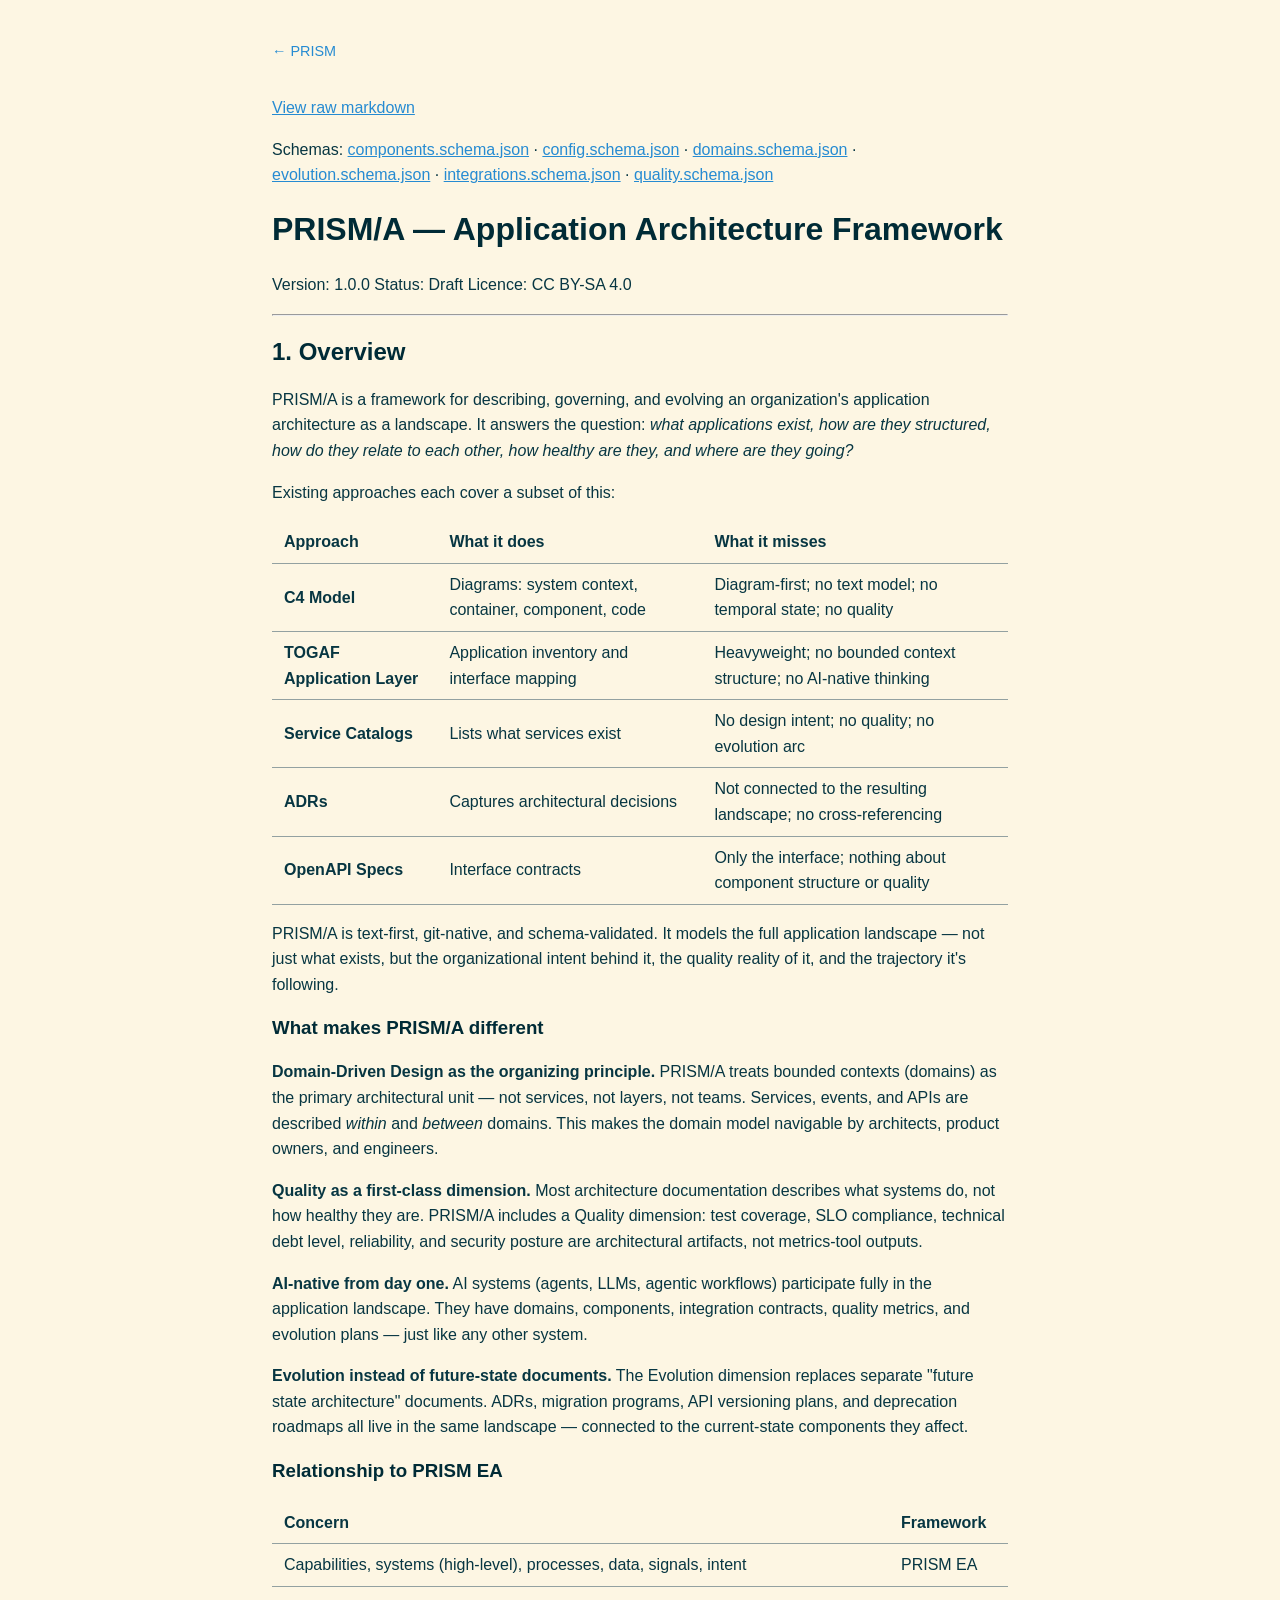
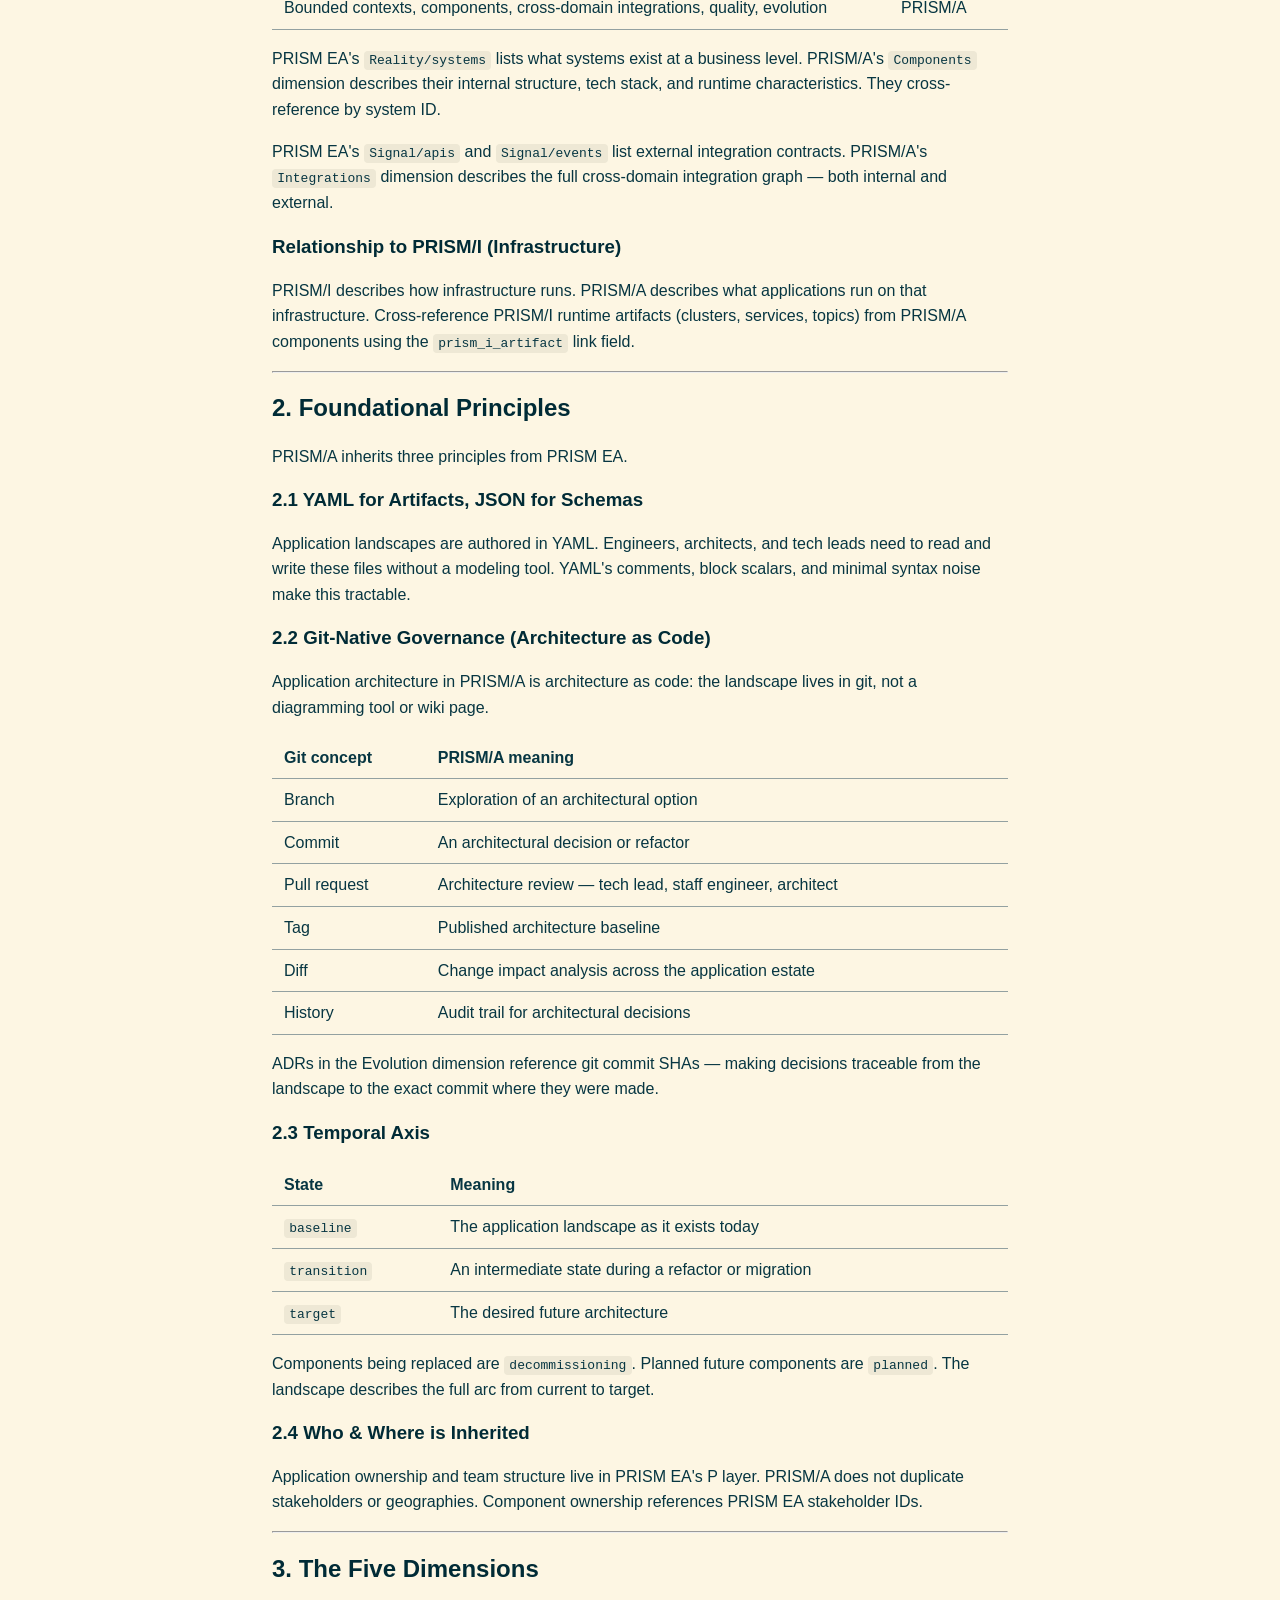
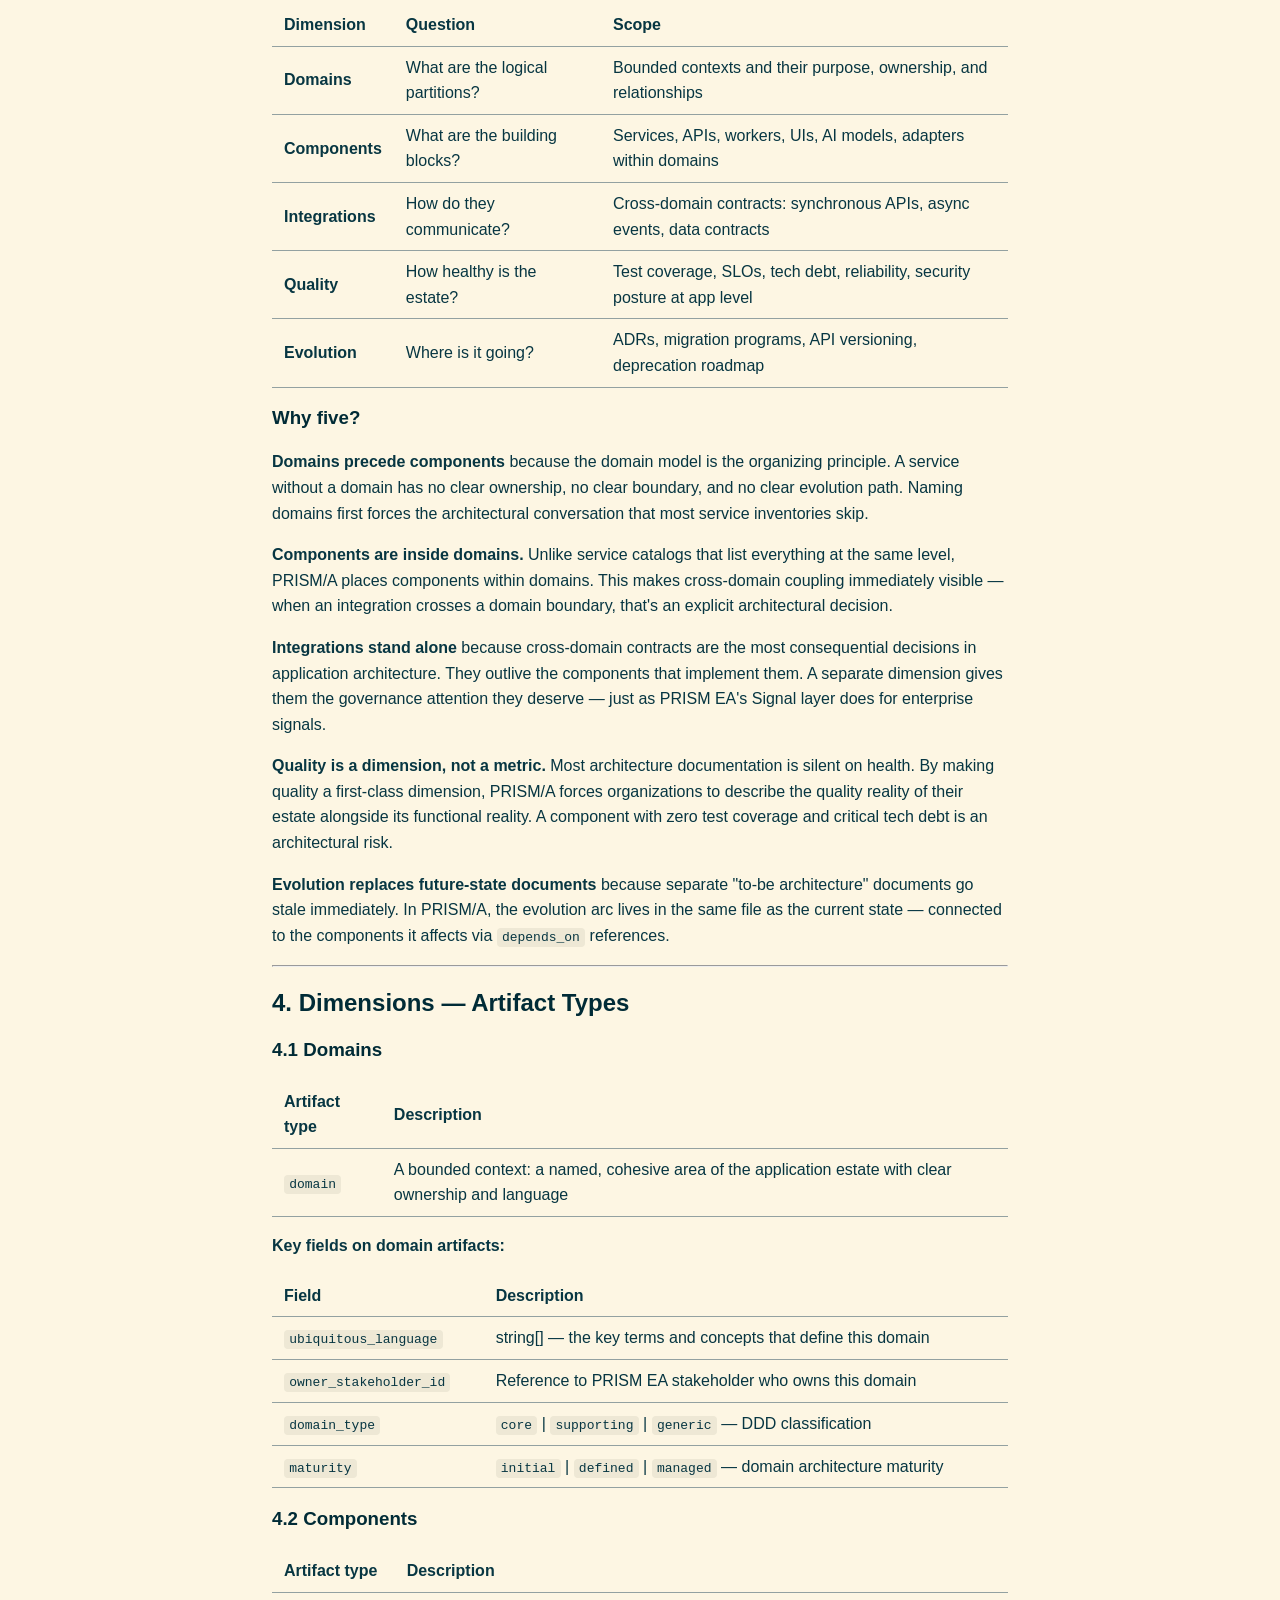
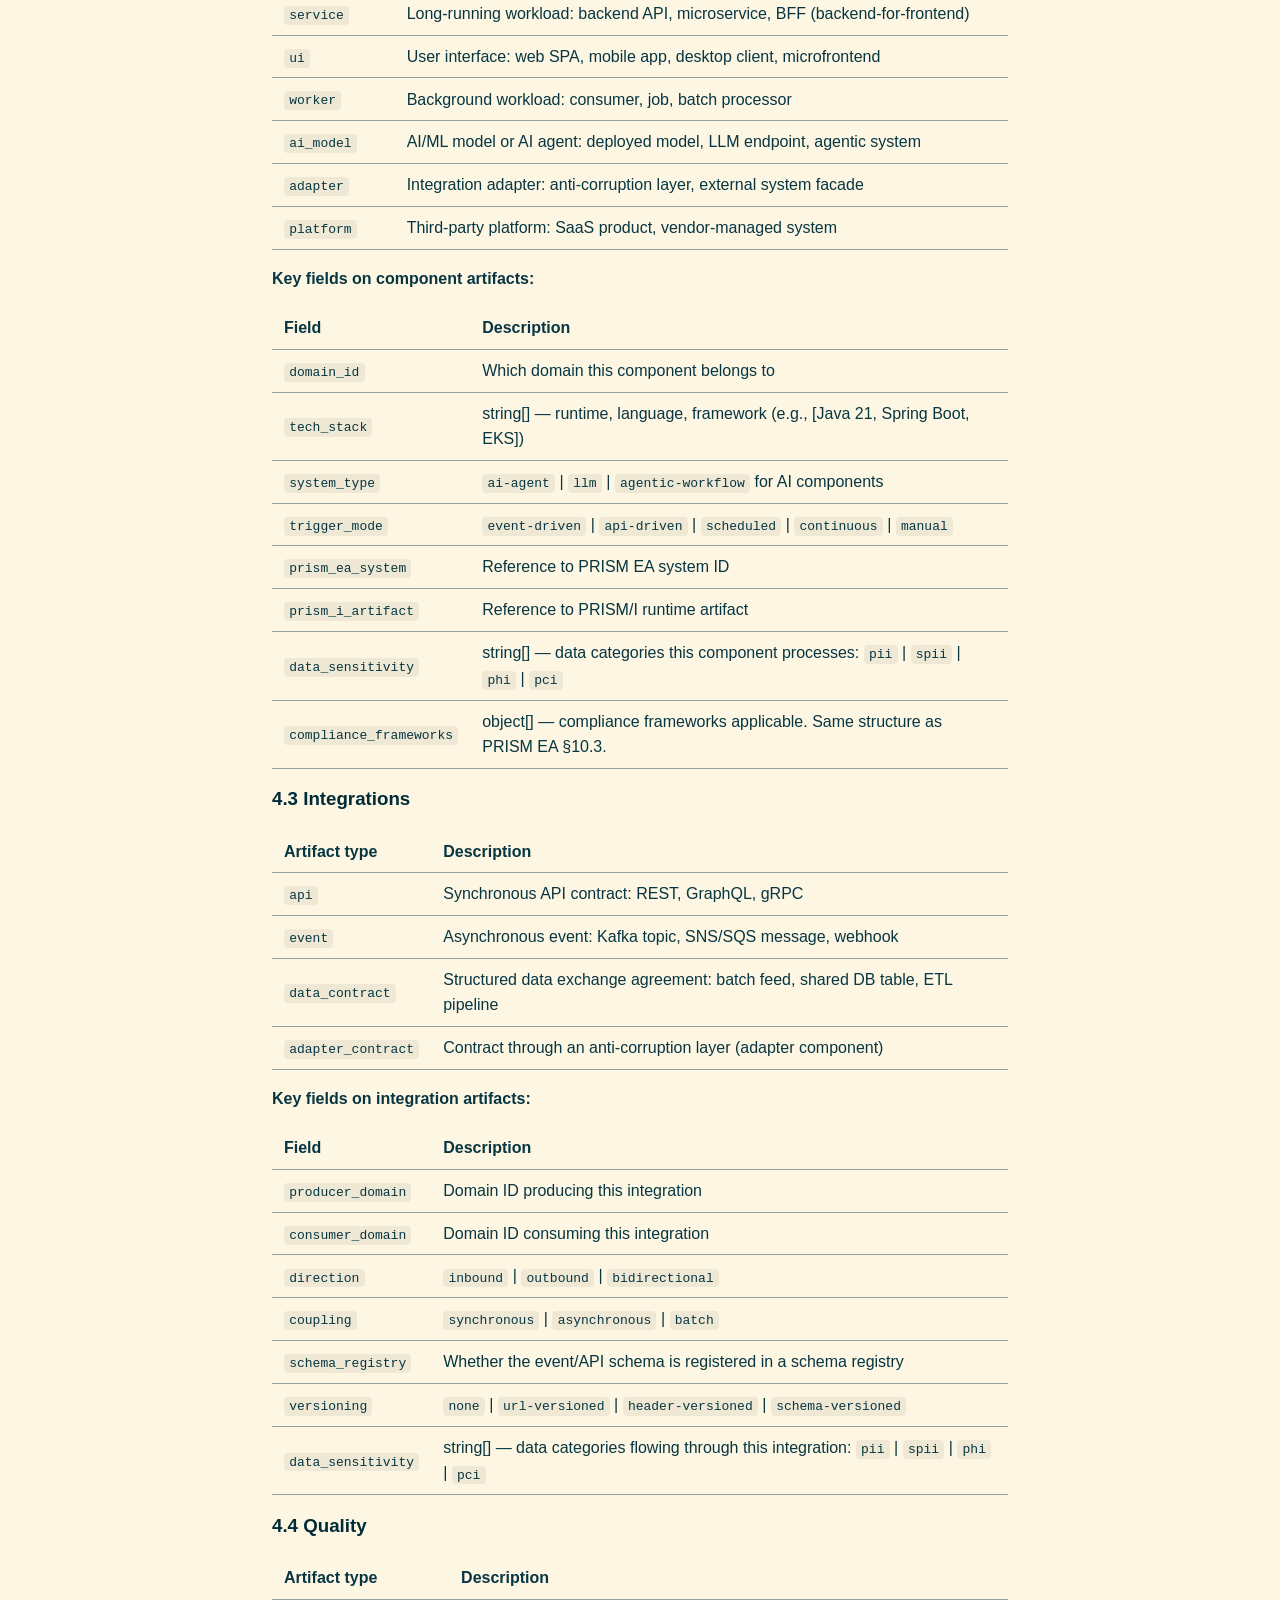
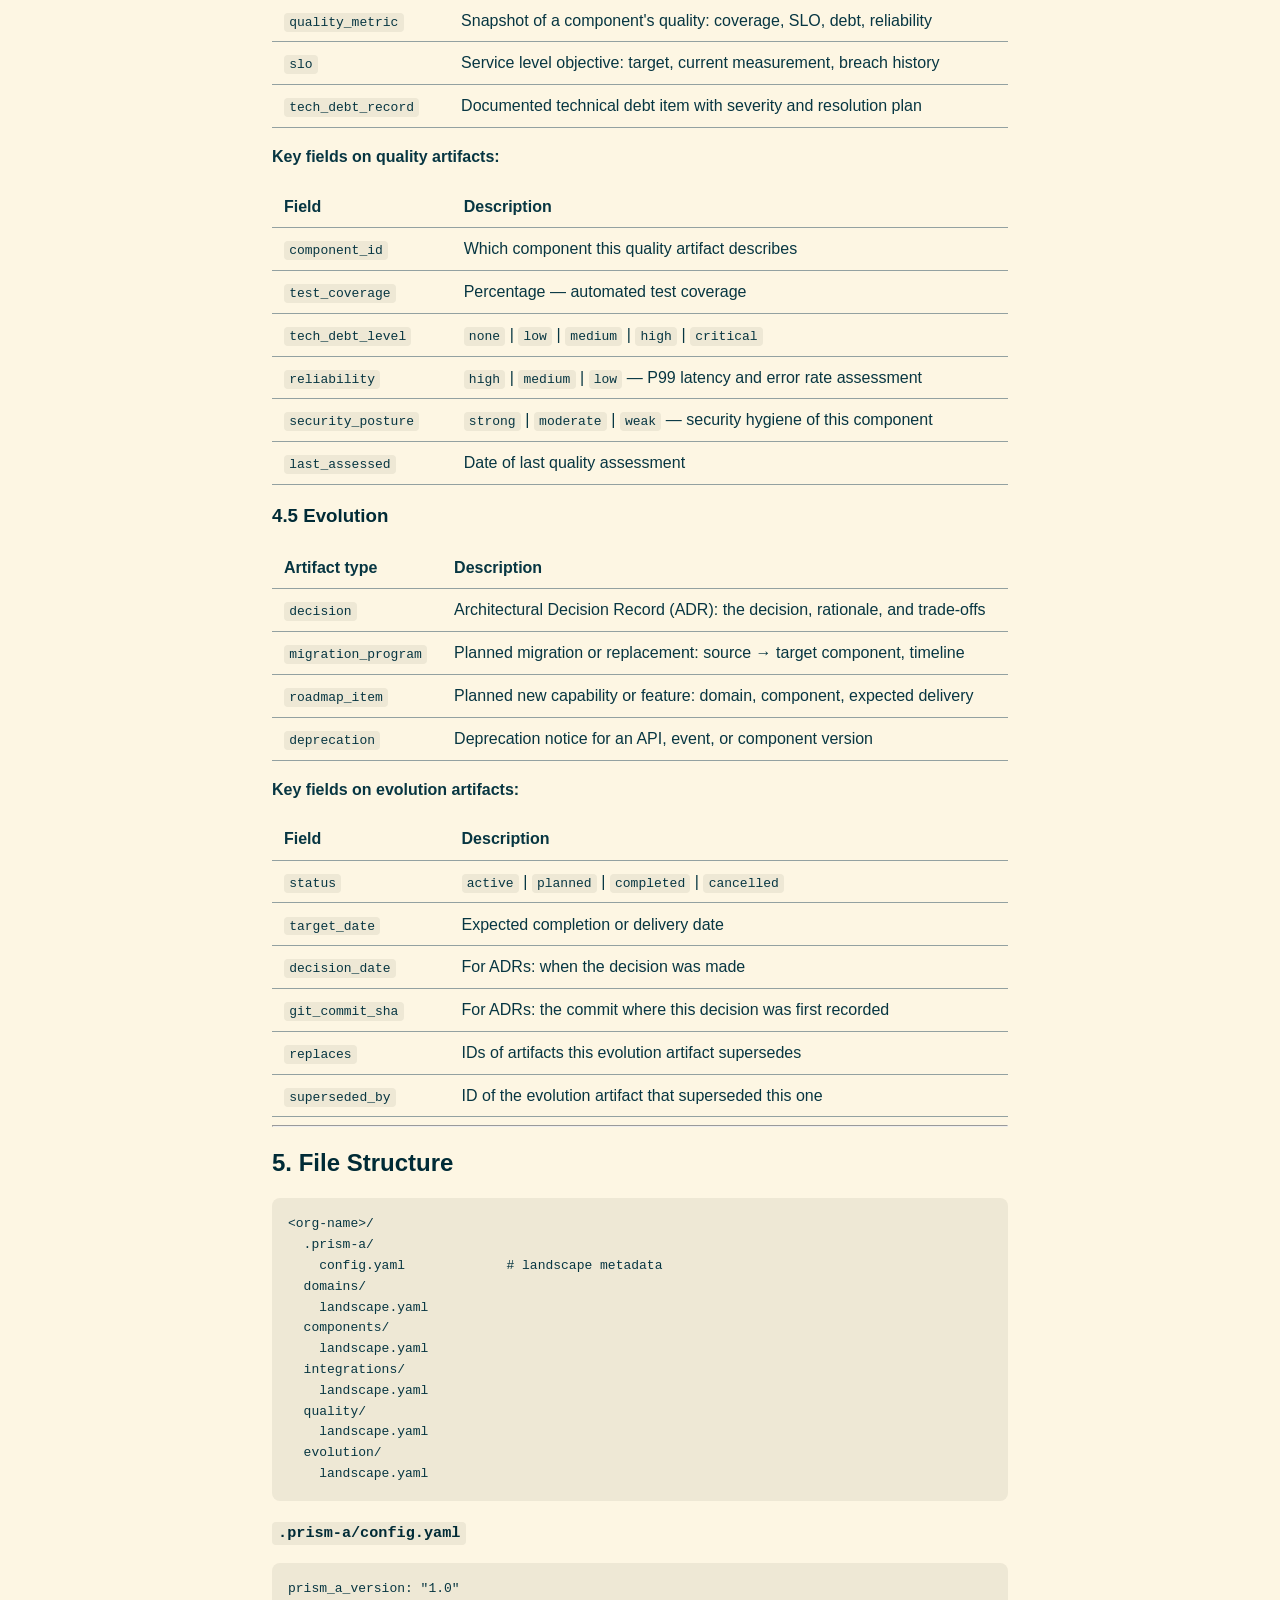
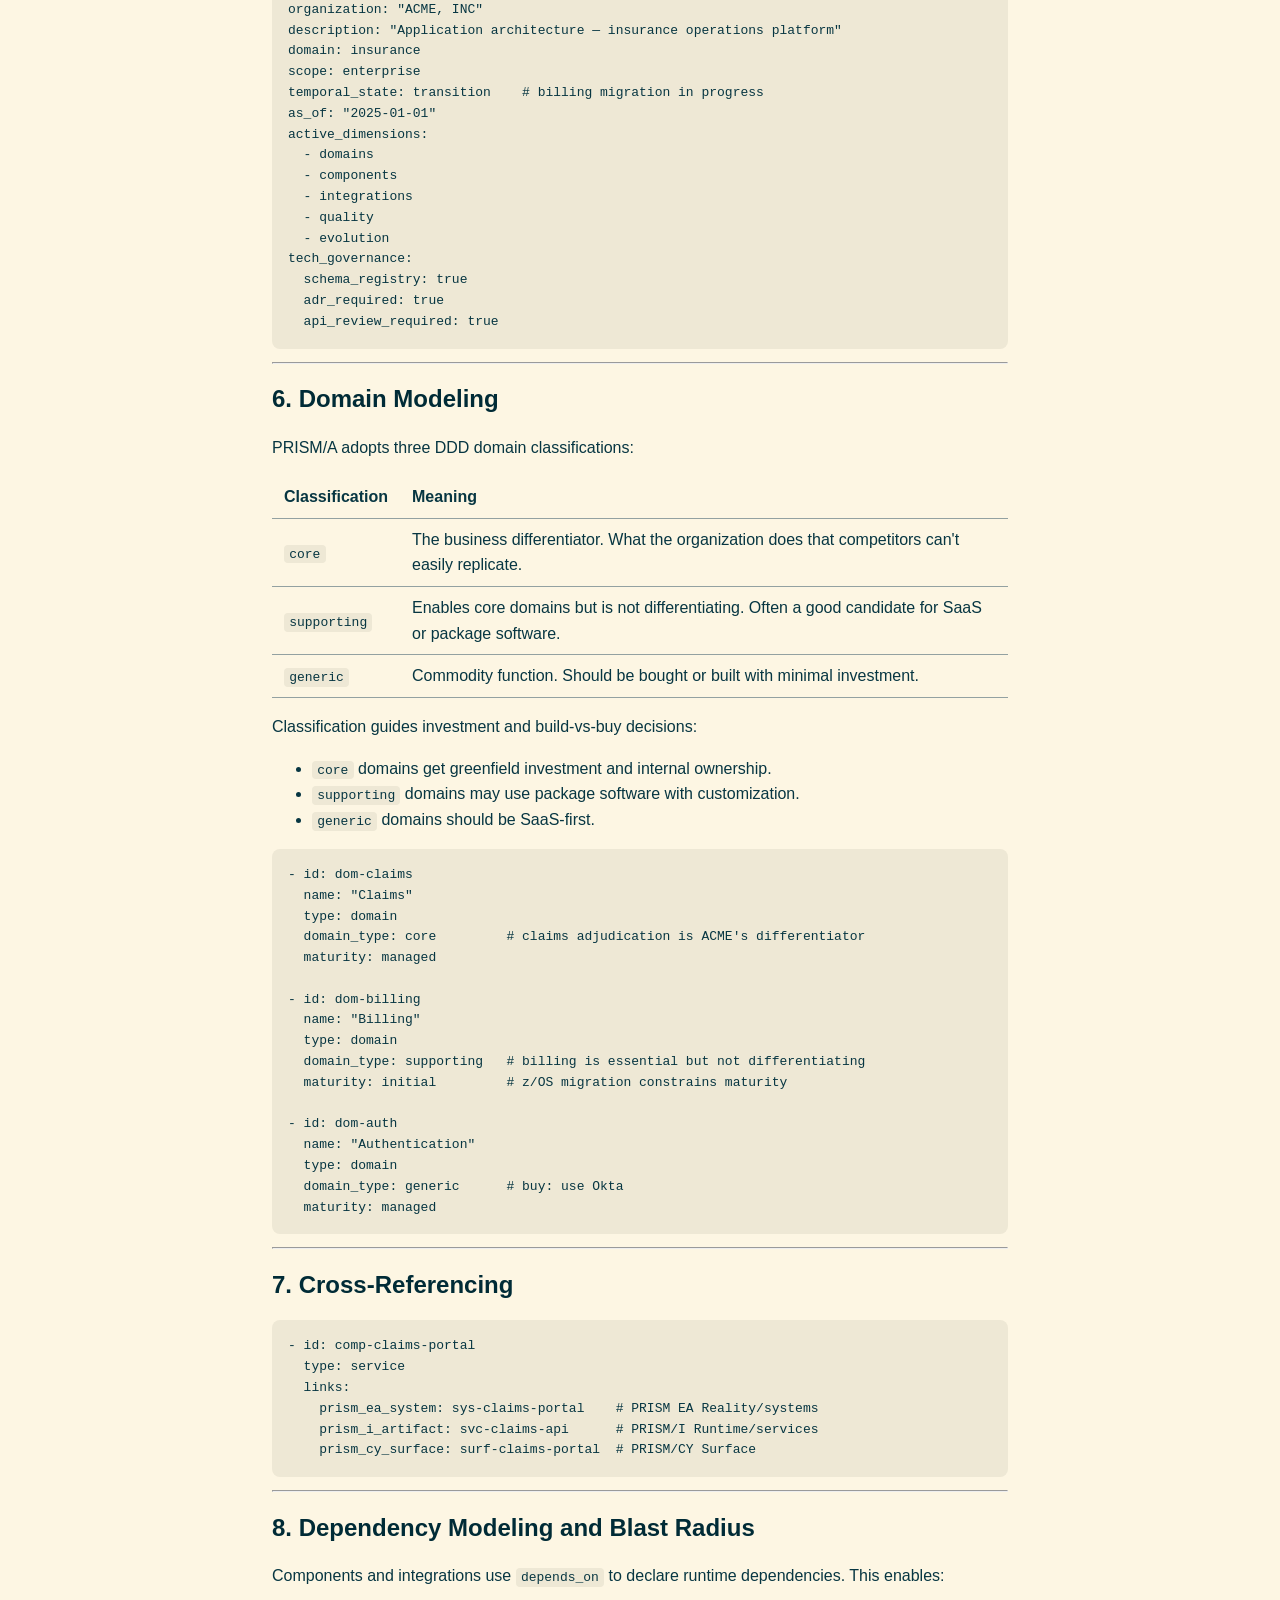
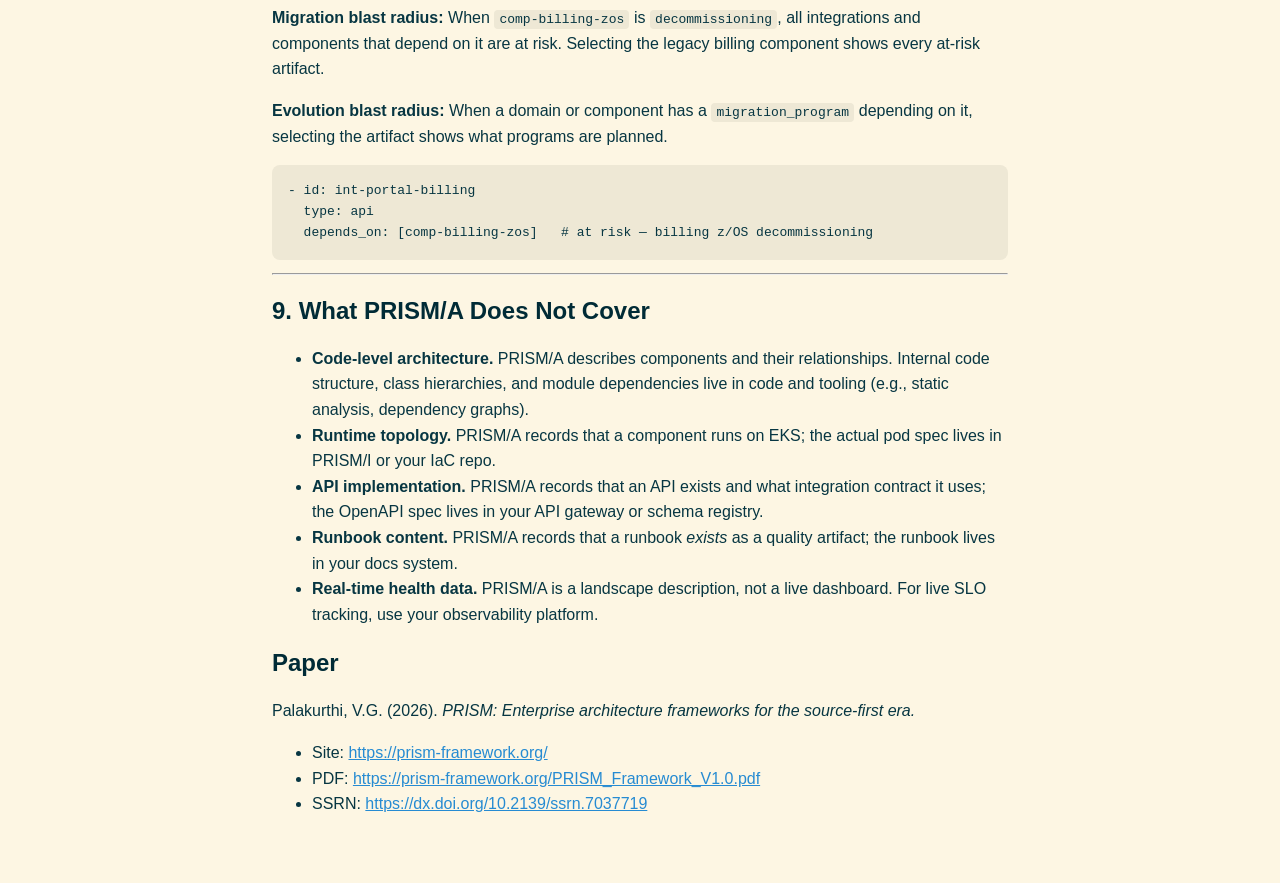
<file: specs/app-architecture/index.html>
<!doctype html>
<html lang="en">
<head>
<meta charset="UTF-8">
<meta name="viewport" content="width=device-width,initial-scale=1">
<title>PRISM/A — Application Architecture Spec | PRISM Framework</title>
<meta name="description" content="Bounded contexts, components, quality, and the full evolution arc.">
<meta name="robots" content="index, follow">
<link rel="canonical" href="https://prism-framework.org/specs/app-architecture/">
<meta property="og:type" content="article">
<meta property="og:title" content="PRISM/A — Application Architecture Spec | PRISM Framework">
<meta property="og:description" content="Bounded contexts, components, quality, and the full evolution arc.">
<meta property="og:url" content="https://prism-framework.org/specs/app-architecture/">
<link rel="alternate" type="text/markdown" href="https://prism-framework.org/specs/app-architecture.md">
<style>
  :root { color-scheme: light; }
  body { max-width: 46rem; margin: 0 auto; padding: 2.5rem 1.5rem 4rem; font-family: -apple-system, BlinkMacSystemFont, "Segoe UI", sans-serif; line-height: 1.6; color: #073642; background: #fdf6e3; }
  a { color: #268bd2; }
  nav { margin-bottom: 2rem; font-size: 0.9rem; }
  nav a { text-decoration: none; }
  h1, h2, h3, h4 { color: #002b36; line-height: 1.3; }
  pre { background: #eee8d5; padding: 1rem; border-radius: 0.5rem; overflow-x: auto; }
  code { background: #eee8d5; padding: 0.15em 0.4em; border-radius: 0.25rem; }
  pre code { background: none; padding: 0; }
  table { border-collapse: collapse; width: 100%; }
  th, td { border-bottom: 1px solid #93a1a1; padding: 0.5em 0.75em; text-align: left; }
  blockquote { border-left: 3px solid #93a1a1; margin-left: 0; padding-left: 1rem; color: #586e75; }
</style>
</head>
<body>
<nav><a href="https://prism-framework.org/">&larr; PRISM</a></nav>
<p><a href="https://prism-framework.org/specs/app-architecture.md">View raw markdown</a></p>
<p>Schemas: <a href="https://prism-framework.org/specs/app-architecture/schemas/components.schema.json">components.schema.json</a> &middot; <a href="https://prism-framework.org/specs/app-architecture/schemas/config.schema.json">config.schema.json</a> &middot; <a href="https://prism-framework.org/specs/app-architecture/schemas/domains.schema.json">domains.schema.json</a> &middot; <a href="https://prism-framework.org/specs/app-architecture/schemas/evolution.schema.json">evolution.schema.json</a> &middot; <a href="https://prism-framework.org/specs/app-architecture/schemas/integrations.schema.json">integrations.schema.json</a> &middot; <a href="https://prism-framework.org/specs/app-architecture/schemas/quality.schema.json">quality.schema.json</a></p>
<h1>PRISM/A — Application Architecture Framework</h1>
<p>Version: 1.0.0
Status: Draft
Licence: CC BY-SA 4.0</p>
<hr>
<h2>1. Overview</h2>
<p>PRISM/A is a framework for describing, governing, and evolving an organization&#39;s application architecture as a landscape. It answers the question: <em>what applications exist, how are they structured, how do they relate to each other, how healthy are they, and where are they going?</em></p>
<p>Existing approaches each cover a subset of this:</p>
<table>
<thead>
<tr>
<th>Approach</th>
<th>What it does</th>
<th>What it misses</th>
</tr>
</thead>
<tbody><tr>
<td><strong>C4 Model</strong></td>
<td>Diagrams: system context, container, component, code</td>
<td>Diagram-first; no text model; no temporal state; no quality</td>
</tr>
<tr>
<td><strong>TOGAF Application Layer</strong></td>
<td>Application inventory and interface mapping</td>
<td>Heavyweight; no bounded context structure; no AI-native thinking</td>
</tr>
<tr>
<td><strong>Service Catalogs</strong></td>
<td>Lists what services exist</td>
<td>No design intent; no quality; no evolution arc</td>
</tr>
<tr>
<td><strong>ADRs</strong></td>
<td>Captures architectural decisions</td>
<td>Not connected to the resulting landscape; no cross-referencing</td>
</tr>
<tr>
<td><strong>OpenAPI Specs</strong></td>
<td>Interface contracts</td>
<td>Only the interface; nothing about component structure or quality</td>
</tr>
</tbody></table>
<p>PRISM/A is text-first, git-native, and schema-validated. It models the full application landscape — not just what exists, but the organizational intent behind it, the quality reality of it, and the trajectory it&#39;s following.</p>
<h3>What makes PRISM/A different</h3>
<p><strong>Domain-Driven Design as the organizing principle.</strong> PRISM/A treats bounded contexts (domains) as the primary architectural unit — not services, not layers, not teams. Services, events, and APIs are described <em>within</em> and <em>between</em> domains. This makes the domain model navigable by architects, product owners, and engineers.</p>
<p><strong>Quality as a first-class dimension.</strong> Most architecture documentation describes what systems do, not how healthy they are. PRISM/A includes a Quality dimension: test coverage, SLO compliance, technical debt level, reliability, and security posture are architectural artifacts, not metrics-tool outputs.</p>
<p><strong>AI-native from day one.</strong> AI systems (agents, LLMs, agentic workflows) participate fully in the application landscape. They have domains, components, integration contracts, quality metrics, and evolution plans — just like any other system.</p>
<p><strong>Evolution instead of future-state documents.</strong> The Evolution dimension replaces separate &quot;future state architecture&quot; documents. ADRs, migration programs, API versioning plans, and deprecation roadmaps all live in the same landscape — connected to the current-state components they affect.</p>
<h3>Relationship to PRISM EA</h3>
<table>
<thead>
<tr>
<th>Concern</th>
<th>Framework</th>
</tr>
</thead>
<tbody><tr>
<td>Capabilities, systems (high-level), processes, data, signals, intent</td>
<td>PRISM EA</td>
</tr>
<tr>
<td>Bounded contexts, components, cross-domain integrations, quality, evolution</td>
<td>PRISM/A</td>
</tr>
</tbody></table>
<p>PRISM EA&#39;s <code>Reality/systems</code> lists what systems exist at a business level. PRISM/A&#39;s <code>Components</code> dimension describes their internal structure, tech stack, and runtime characteristics. They cross-reference by system ID.</p>
<p>PRISM EA&#39;s <code>Signal/apis</code> and <code>Signal/events</code> list external integration contracts. PRISM/A&#39;s <code>Integrations</code> dimension describes the full cross-domain integration graph — both internal and external.</p>
<h3>Relationship to PRISM/I (Infrastructure)</h3>
<p>PRISM/I describes how infrastructure runs. PRISM/A describes what applications run on that infrastructure. Cross-reference PRISM/I runtime artifacts (clusters, services, topics) from PRISM/A components using the <code>prism_i_artifact</code> link field.</p>
<hr>
<h2>2. Foundational Principles</h2>
<p>PRISM/A inherits three principles from PRISM EA.</p>
<h3>2.1 YAML for Artifacts, JSON for Schemas</h3>
<p>Application landscapes are authored in YAML. Engineers, architects, and tech leads need to read and write these files without a modeling tool. YAML&#39;s comments, block scalars, and minimal syntax noise make this tractable.</p>
<h3>2.2 Git-Native Governance (Architecture as Code)</h3>
<p>Application architecture in PRISM/A is architecture as code: the landscape lives in git, not a diagramming tool or wiki page.</p>
<table>
<thead>
<tr>
<th>Git concept</th>
<th>PRISM/A meaning</th>
</tr>
</thead>
<tbody><tr>
<td>Branch</td>
<td>Exploration of an architectural option</td>
</tr>
<tr>
<td>Commit</td>
<td>An architectural decision or refactor</td>
</tr>
<tr>
<td>Pull request</td>
<td>Architecture review — tech lead, staff engineer, architect</td>
</tr>
<tr>
<td>Tag</td>
<td>Published architecture baseline</td>
</tr>
<tr>
<td>Diff</td>
<td>Change impact analysis across the application estate</td>
</tr>
<tr>
<td>History</td>
<td>Audit trail for architectural decisions</td>
</tr>
</tbody></table>
<p>ADRs in the Evolution dimension reference git commit SHAs — making decisions traceable from the landscape to the exact commit where they were made.</p>
<h3>2.3 Temporal Axis</h3>
<table>
<thead>
<tr>
<th>State</th>
<th>Meaning</th>
</tr>
</thead>
<tbody><tr>
<td><code>baseline</code></td>
<td>The application landscape as it exists today</td>
</tr>
<tr>
<td><code>transition</code></td>
<td>An intermediate state during a refactor or migration</td>
</tr>
<tr>
<td><code>target</code></td>
<td>The desired future architecture</td>
</tr>
</tbody></table>
<p>Components being replaced are <code>decommissioning</code>. Planned future components are <code>planned</code>. The landscape describes the full arc from current to target.</p>
<h3>2.4 Who &amp; Where is Inherited</h3>
<p>Application ownership and team structure live in PRISM EA&#39;s P layer. PRISM/A does not duplicate stakeholders or geographies. Component ownership references PRISM EA stakeholder IDs.</p>
<hr>
<h2>3. The Five Dimensions</h2>
<table>
<thead>
<tr>
<th>Dimension</th>
<th>Question</th>
<th>Scope</th>
</tr>
</thead>
<tbody><tr>
<td><strong>Domains</strong></td>
<td>What are the logical partitions?</td>
<td>Bounded contexts and their purpose, ownership, and relationships</td>
</tr>
<tr>
<td><strong>Components</strong></td>
<td>What are the building blocks?</td>
<td>Services, APIs, workers, UIs, AI models, adapters within domains</td>
</tr>
<tr>
<td><strong>Integrations</strong></td>
<td>How do they communicate?</td>
<td>Cross-domain contracts: synchronous APIs, async events, data contracts</td>
</tr>
<tr>
<td><strong>Quality</strong></td>
<td>How healthy is the estate?</td>
<td>Test coverage, SLOs, tech debt, reliability, security posture at app level</td>
</tr>
<tr>
<td><strong>Evolution</strong></td>
<td>Where is it going?</td>
<td>ADRs, migration programs, API versioning, deprecation roadmap</td>
</tr>
</tbody></table>
<h3>Why five?</h3>
<p><strong>Domains precede components</strong> because the domain model is the organizing principle. A service without a domain has no clear ownership, no clear boundary, and no clear evolution path. Naming domains first forces the architectural conversation that most service inventories skip.</p>
<p><strong>Components are inside domains.</strong> Unlike service catalogs that list everything at the same level, PRISM/A places components within domains. This makes cross-domain coupling immediately visible — when an integration crosses a domain boundary, that&#39;s an explicit architectural decision.</p>
<p><strong>Integrations stand alone</strong> because cross-domain contracts are the most consequential decisions in application architecture. They outlive the components that implement them. A separate dimension gives them the governance attention they deserve — just as PRISM EA&#39;s Signal layer does for enterprise signals.</p>
<p><strong>Quality is a dimension, not a metric.</strong> Most architecture documentation is silent on health. By making quality a first-class dimension, PRISM/A forces organizations to describe the quality reality of their estate alongside its functional reality. A component with zero test coverage and critical tech debt is an architectural risk.</p>
<p><strong>Evolution replaces future-state documents</strong> because separate &quot;to-be architecture&quot; documents go stale immediately. In PRISM/A, the evolution arc lives in the same file as the current state — connected to the components it affects via <code>depends_on</code> references.</p>
<hr>
<h2>4. Dimensions — Artifact Types</h2>
<h3>4.1 Domains</h3>
<table>
<thead>
<tr>
<th>Artifact type</th>
<th>Description</th>
</tr>
</thead>
<tbody><tr>
<td><code>domain</code></td>
<td>A bounded context: a named, cohesive area of the application estate with clear ownership and language</td>
</tr>
</tbody></table>
<p><strong>Key fields on domain artifacts:</strong></p>
<table>
<thead>
<tr>
<th>Field</th>
<th>Description</th>
</tr>
</thead>
<tbody><tr>
<td><code>ubiquitous_language</code></td>
<td>string[] — the key terms and concepts that define this domain</td>
</tr>
<tr>
<td><code>owner_stakeholder_id</code></td>
<td>Reference to PRISM EA stakeholder who owns this domain</td>
</tr>
<tr>
<td><code>domain_type</code></td>
<td><code>core</code> | <code>supporting</code> | <code>generic</code> — DDD classification</td>
</tr>
<tr>
<td><code>maturity</code></td>
<td><code>initial</code> | <code>defined</code> | <code>managed</code> — domain architecture maturity</td>
</tr>
</tbody></table>
<h3>4.2 Components</h3>
<table>
<thead>
<tr>
<th>Artifact type</th>
<th>Description</th>
</tr>
</thead>
<tbody><tr>
<td><code>service</code></td>
<td>Long-running workload: backend API, microservice, BFF (backend-for-frontend)</td>
</tr>
<tr>
<td><code>ui</code></td>
<td>User interface: web SPA, mobile app, desktop client, microfrontend</td>
</tr>
<tr>
<td><code>worker</code></td>
<td>Background workload: consumer, job, batch processor</td>
</tr>
<tr>
<td><code>ai_model</code></td>
<td>AI/ML model or AI agent: deployed model, LLM endpoint, agentic system</td>
</tr>
<tr>
<td><code>adapter</code></td>
<td>Integration adapter: anti-corruption layer, external system facade</td>
</tr>
<tr>
<td><code>platform</code></td>
<td>Third-party platform: SaaS product, vendor-managed system</td>
</tr>
</tbody></table>
<p><strong>Key fields on component artifacts:</strong></p>
<table>
<thead>
<tr>
<th>Field</th>
<th>Description</th>
</tr>
</thead>
<tbody><tr>
<td><code>domain_id</code></td>
<td>Which domain this component belongs to</td>
</tr>
<tr>
<td><code>tech_stack</code></td>
<td>string[] — runtime, language, framework (e.g., [Java 21, Spring Boot, EKS])</td>
</tr>
<tr>
<td><code>system_type</code></td>
<td><code>ai-agent</code> | <code>llm</code> | <code>agentic-workflow</code> for AI components</td>
</tr>
<tr>
<td><code>trigger_mode</code></td>
<td><code>event-driven</code> | <code>api-driven</code> | <code>scheduled</code> | <code>continuous</code> | <code>manual</code></td>
</tr>
<tr>
<td><code>prism_ea_system</code></td>
<td>Reference to PRISM EA system ID</td>
</tr>
<tr>
<td><code>prism_i_artifact</code></td>
<td>Reference to PRISM/I runtime artifact</td>
</tr>
<tr>
<td><code>data_sensitivity</code></td>
<td>string[] — data categories this component processes: <code>pii</code> | <code>spii</code> | <code>phi</code> | <code>pci</code></td>
</tr>
<tr>
<td><code>compliance_frameworks</code></td>
<td>object[] — compliance frameworks applicable. Same structure as PRISM EA §10.3.</td>
</tr>
</tbody></table>
<h3>4.3 Integrations</h3>
<table>
<thead>
<tr>
<th>Artifact type</th>
<th>Description</th>
</tr>
</thead>
<tbody><tr>
<td><code>api</code></td>
<td>Synchronous API contract: REST, GraphQL, gRPC</td>
</tr>
<tr>
<td><code>event</code></td>
<td>Asynchronous event: Kafka topic, SNS/SQS message, webhook</td>
</tr>
<tr>
<td><code>data_contract</code></td>
<td>Structured data exchange agreement: batch feed, shared DB table, ETL pipeline</td>
</tr>
<tr>
<td><code>adapter_contract</code></td>
<td>Contract through an anti-corruption layer (adapter component)</td>
</tr>
</tbody></table>
<p><strong>Key fields on integration artifacts:</strong></p>
<table>
<thead>
<tr>
<th>Field</th>
<th>Description</th>
</tr>
</thead>
<tbody><tr>
<td><code>producer_domain</code></td>
<td>Domain ID producing this integration</td>
</tr>
<tr>
<td><code>consumer_domain</code></td>
<td>Domain ID consuming this integration</td>
</tr>
<tr>
<td><code>direction</code></td>
<td><code>inbound</code> | <code>outbound</code> | <code>bidirectional</code></td>
</tr>
<tr>
<td><code>coupling</code></td>
<td><code>synchronous</code> | <code>asynchronous</code> | <code>batch</code></td>
</tr>
<tr>
<td><code>schema_registry</code></td>
<td>Whether the event/API schema is registered in a schema registry</td>
</tr>
<tr>
<td><code>versioning</code></td>
<td><code>none</code> | <code>url-versioned</code> | <code>header-versioned</code> | <code>schema-versioned</code></td>
</tr>
<tr>
<td><code>data_sensitivity</code></td>
<td>string[] — data categories flowing through this integration: <code>pii</code> | <code>spii</code> | <code>phi</code> | <code>pci</code></td>
</tr>
</tbody></table>
<h3>4.4 Quality</h3>
<table>
<thead>
<tr>
<th>Artifact type</th>
<th>Description</th>
</tr>
</thead>
<tbody><tr>
<td><code>quality_metric</code></td>
<td>Snapshot of a component&#39;s quality: coverage, SLO, debt, reliability</td>
</tr>
<tr>
<td><code>slo</code></td>
<td>Service level objective: target, current measurement, breach history</td>
</tr>
<tr>
<td><code>tech_debt_record</code></td>
<td>Documented technical debt item with severity and resolution plan</td>
</tr>
</tbody></table>
<p><strong>Key fields on quality artifacts:</strong></p>
<table>
<thead>
<tr>
<th>Field</th>
<th>Description</th>
</tr>
</thead>
<tbody><tr>
<td><code>component_id</code></td>
<td>Which component this quality artifact describes</td>
</tr>
<tr>
<td><code>test_coverage</code></td>
<td>Percentage — automated test coverage</td>
</tr>
<tr>
<td><code>tech_debt_level</code></td>
<td><code>none</code> | <code>low</code> | <code>medium</code> | <code>high</code> | <code>critical</code></td>
</tr>
<tr>
<td><code>reliability</code></td>
<td><code>high</code> | <code>medium</code> | <code>low</code> — P99 latency and error rate assessment</td>
</tr>
<tr>
<td><code>security_posture</code></td>
<td><code>strong</code> | <code>moderate</code> | <code>weak</code> — security hygiene of this component</td>
</tr>
<tr>
<td><code>last_assessed</code></td>
<td>Date of last quality assessment</td>
</tr>
</tbody></table>
<h3>4.5 Evolution</h3>
<table>
<thead>
<tr>
<th>Artifact type</th>
<th>Description</th>
</tr>
</thead>
<tbody><tr>
<td><code>decision</code></td>
<td>Architectural Decision Record (ADR): the decision, rationale, and trade-offs</td>
</tr>
<tr>
<td><code>migration_program</code></td>
<td>Planned migration or replacement: source → target component, timeline</td>
</tr>
<tr>
<td><code>roadmap_item</code></td>
<td>Planned new capability or feature: domain, component, expected delivery</td>
</tr>
<tr>
<td><code>deprecation</code></td>
<td>Deprecation notice for an API, event, or component version</td>
</tr>
</tbody></table>
<p><strong>Key fields on evolution artifacts:</strong></p>
<table>
<thead>
<tr>
<th>Field</th>
<th>Description</th>
</tr>
</thead>
<tbody><tr>
<td><code>status</code></td>
<td><code>active</code> | <code>planned</code> | <code>completed</code> | <code>cancelled</code></td>
</tr>
<tr>
<td><code>target_date</code></td>
<td>Expected completion or delivery date</td>
</tr>
<tr>
<td><code>decision_date</code></td>
<td>For ADRs: when the decision was made</td>
</tr>
<tr>
<td><code>git_commit_sha</code></td>
<td>For ADRs: the commit where this decision was first recorded</td>
</tr>
<tr>
<td><code>replaces</code></td>
<td>IDs of artifacts this evolution artifact supersedes</td>
</tr>
<tr>
<td><code>superseded_by</code></td>
<td>ID of the evolution artifact that superseded this one</td>
</tr>
</tbody></table>
<hr>
<h2>5. File Structure</h2>
<pre><code>&lt;org-name&gt;/
  .prism-a/
    config.yaml             # landscape metadata
  domains/
    landscape.yaml
  components/
    landscape.yaml
  integrations/
    landscape.yaml
  quality/
    landscape.yaml
  evolution/
    landscape.yaml
</code></pre>
<h3><code>.prism-a/config.yaml</code></h3>
<pre><code class="language-yaml">prism_a_version: &quot;1.0&quot;
organization: &quot;ACME, INC&quot;
description: &quot;Application architecture — insurance operations platform&quot;
domain: insurance
scope: enterprise
temporal_state: transition    # billing migration in progress
as_of: &quot;2025-01-01&quot;
active_dimensions:
  - domains
  - components
  - integrations
  - quality
  - evolution
tech_governance:
  schema_registry: true
  adr_required: true
  api_review_required: true
</code></pre>
<hr>
<h2>6. Domain Modeling</h2>
<p>PRISM/A adopts three DDD domain classifications:</p>
<table>
<thead>
<tr>
<th>Classification</th>
<th>Meaning</th>
</tr>
</thead>
<tbody><tr>
<td><code>core</code></td>
<td>The business differentiator. What the organization does that competitors can&#39;t easily replicate.</td>
</tr>
<tr>
<td><code>supporting</code></td>
<td>Enables core domains but is not differentiating. Often a good candidate for SaaS or package software.</td>
</tr>
<tr>
<td><code>generic</code></td>
<td>Commodity function. Should be bought or built with minimal investment.</td>
</tr>
</tbody></table>
<p>Classification guides investment and build-vs-buy decisions:</p>
<ul>
<li><code>core</code> domains get greenfield investment and internal ownership.</li>
<li><code>supporting</code> domains may use package software with customization.</li>
<li><code>generic</code> domains should be SaaS-first.</li>
</ul>
<pre><code class="language-yaml">- id: dom-claims
  name: &quot;Claims&quot;
  type: domain
  domain_type: core         # claims adjudication is ACME&#39;s differentiator
  maturity: managed

- id: dom-billing
  name: &quot;Billing&quot;
  type: domain
  domain_type: supporting   # billing is essential but not differentiating
  maturity: initial         # z/OS migration constrains maturity

- id: dom-auth
  name: &quot;Authentication&quot;
  type: domain
  domain_type: generic      # buy: use Okta
  maturity: managed
</code></pre>
<hr>
<h2>7. Cross-Referencing</h2>
<pre><code class="language-yaml">- id: comp-claims-portal
  type: service
  links:
    prism_ea_system: sys-claims-portal    # PRISM EA Reality/systems
    prism_i_artifact: svc-claims-api      # PRISM/I Runtime/services
    prism_cy_surface: surf-claims-portal  # PRISM/CY Surface
</code></pre>
<hr>
<h2>8. Dependency Modeling and Blast Radius</h2>
<p>Components and integrations use <code>depends_on</code> to declare runtime dependencies. This enables:</p>
<p><strong>Migration blast radius:</strong> When <code>comp-billing-zos</code> is <code>decommissioning</code>, all integrations and components that depend on it are at risk. Selecting the legacy billing component shows every at-risk artifact.</p>
<p><strong>Evolution blast radius:</strong> When a domain or component has a <code>migration_program</code> depending on it, selecting the artifact shows what programs are planned.</p>
<pre><code class="language-yaml">- id: int-portal-billing
  type: api
  depends_on: [comp-billing-zos]   # at risk — billing z/OS decommissioning
</code></pre>
<hr>
<h2>9. What PRISM/A Does Not Cover</h2>
<ul>
<li><strong>Code-level architecture.</strong> PRISM/A describes components and their relationships. Internal code structure, class hierarchies, and module dependencies live in code and tooling (e.g., static analysis, dependency graphs).</li>
<li><strong>Runtime topology.</strong> PRISM/A records that a component runs on EKS; the actual pod spec lives in PRISM/I or your IaC repo.</li>
<li><strong>API implementation.</strong> PRISM/A records that an API exists and what integration contract it uses; the OpenAPI spec lives in your API gateway or schema registry.</li>
<li><strong>Runbook content.</strong> PRISM/A records that a runbook <em>exists</em> as a quality artifact; the runbook lives in your docs system.</li>
<li><strong>Real-time health data.</strong> PRISM/A is a landscape description, not a live dashboard. For live SLO tracking, use your observability platform.</li>
</ul>
<h2>Paper</h2>
<p>Palakurthi, V.G. (2026). <em>PRISM: Enterprise architecture frameworks for the source-first era.</em></p>
<ul>
<li>Site: <a href="https://prism-framework.org/">https://prism-framework.org/</a></li>
<li>PDF: <a href="https://prism-framework.org/PRISM_Framework_V1.0.pdf">https://prism-framework.org/PRISM_Framework_V1.0.pdf</a></li>
<li>SSRN: <a href="https://dx.doi.org/10.2139/ssrn.7037719">https://dx.doi.org/10.2139/ssrn.7037719</a></li>
</ul>

</body>
</html>
</file>
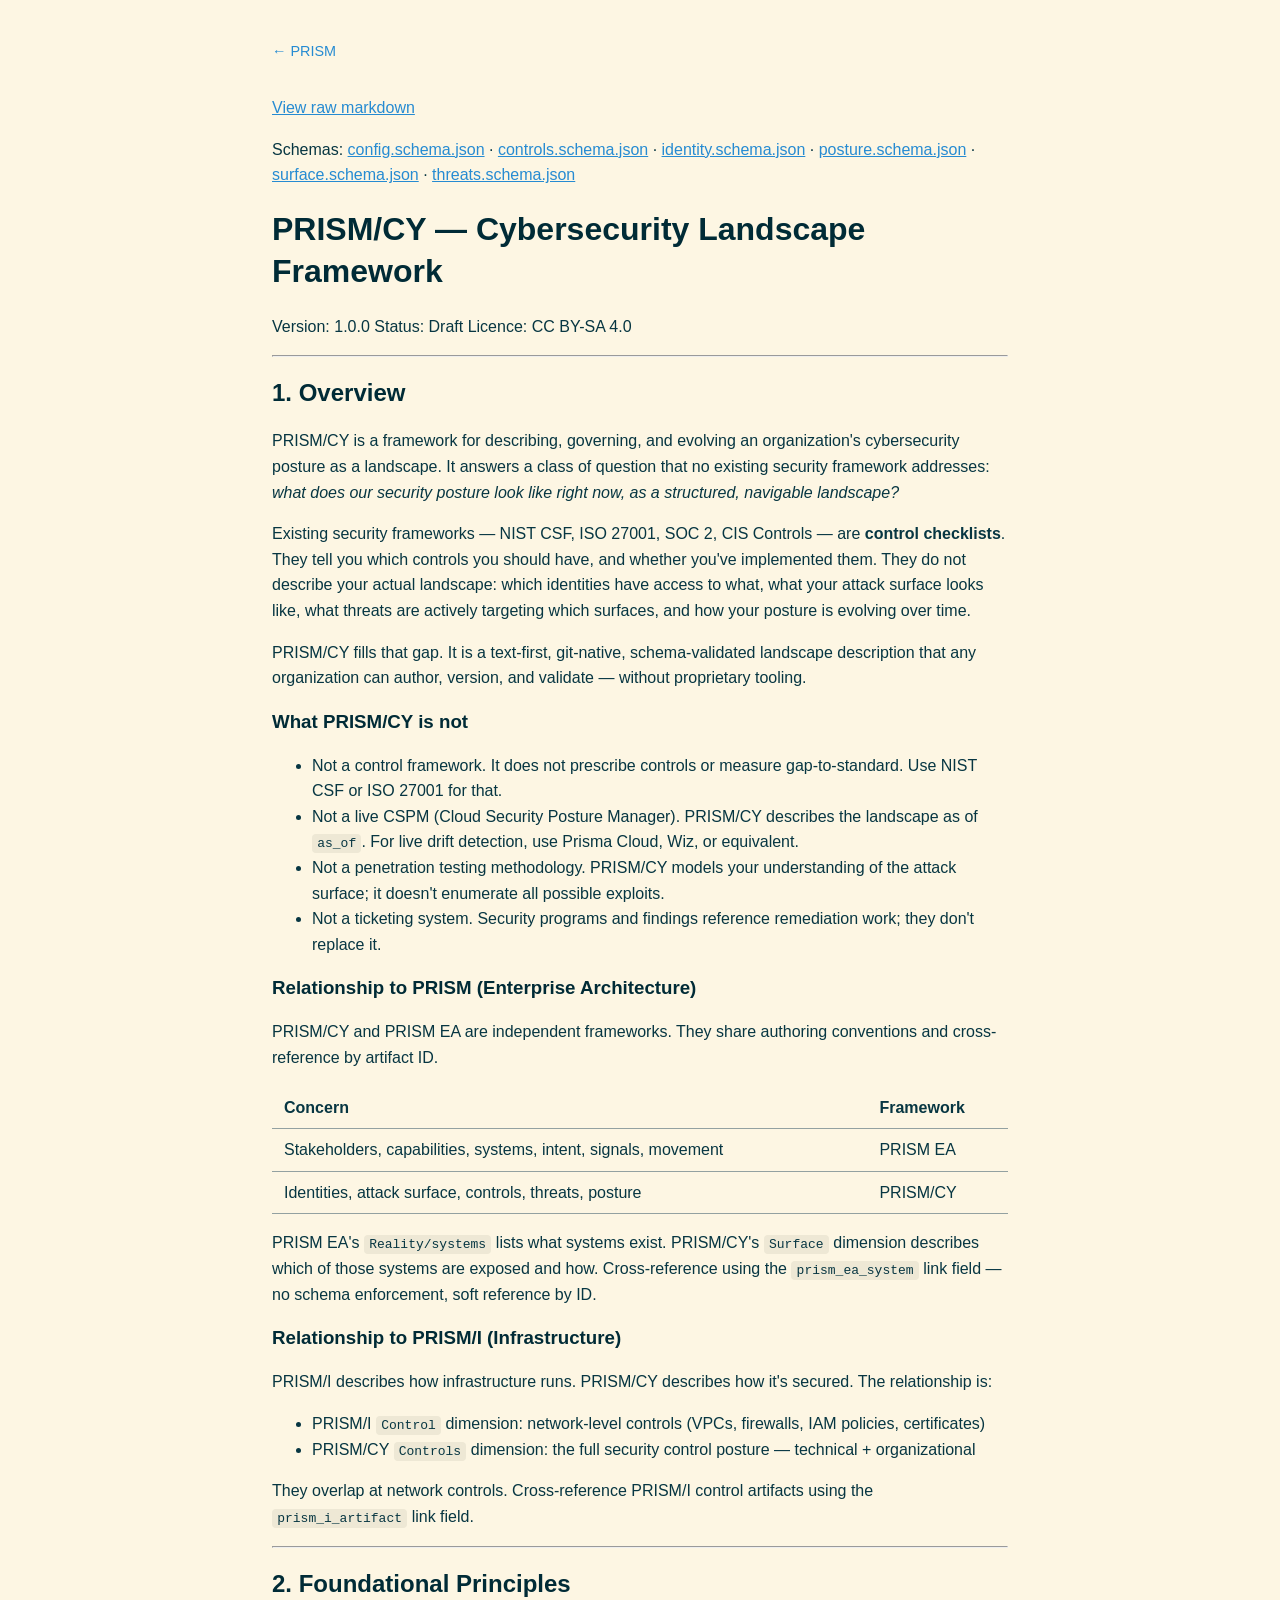
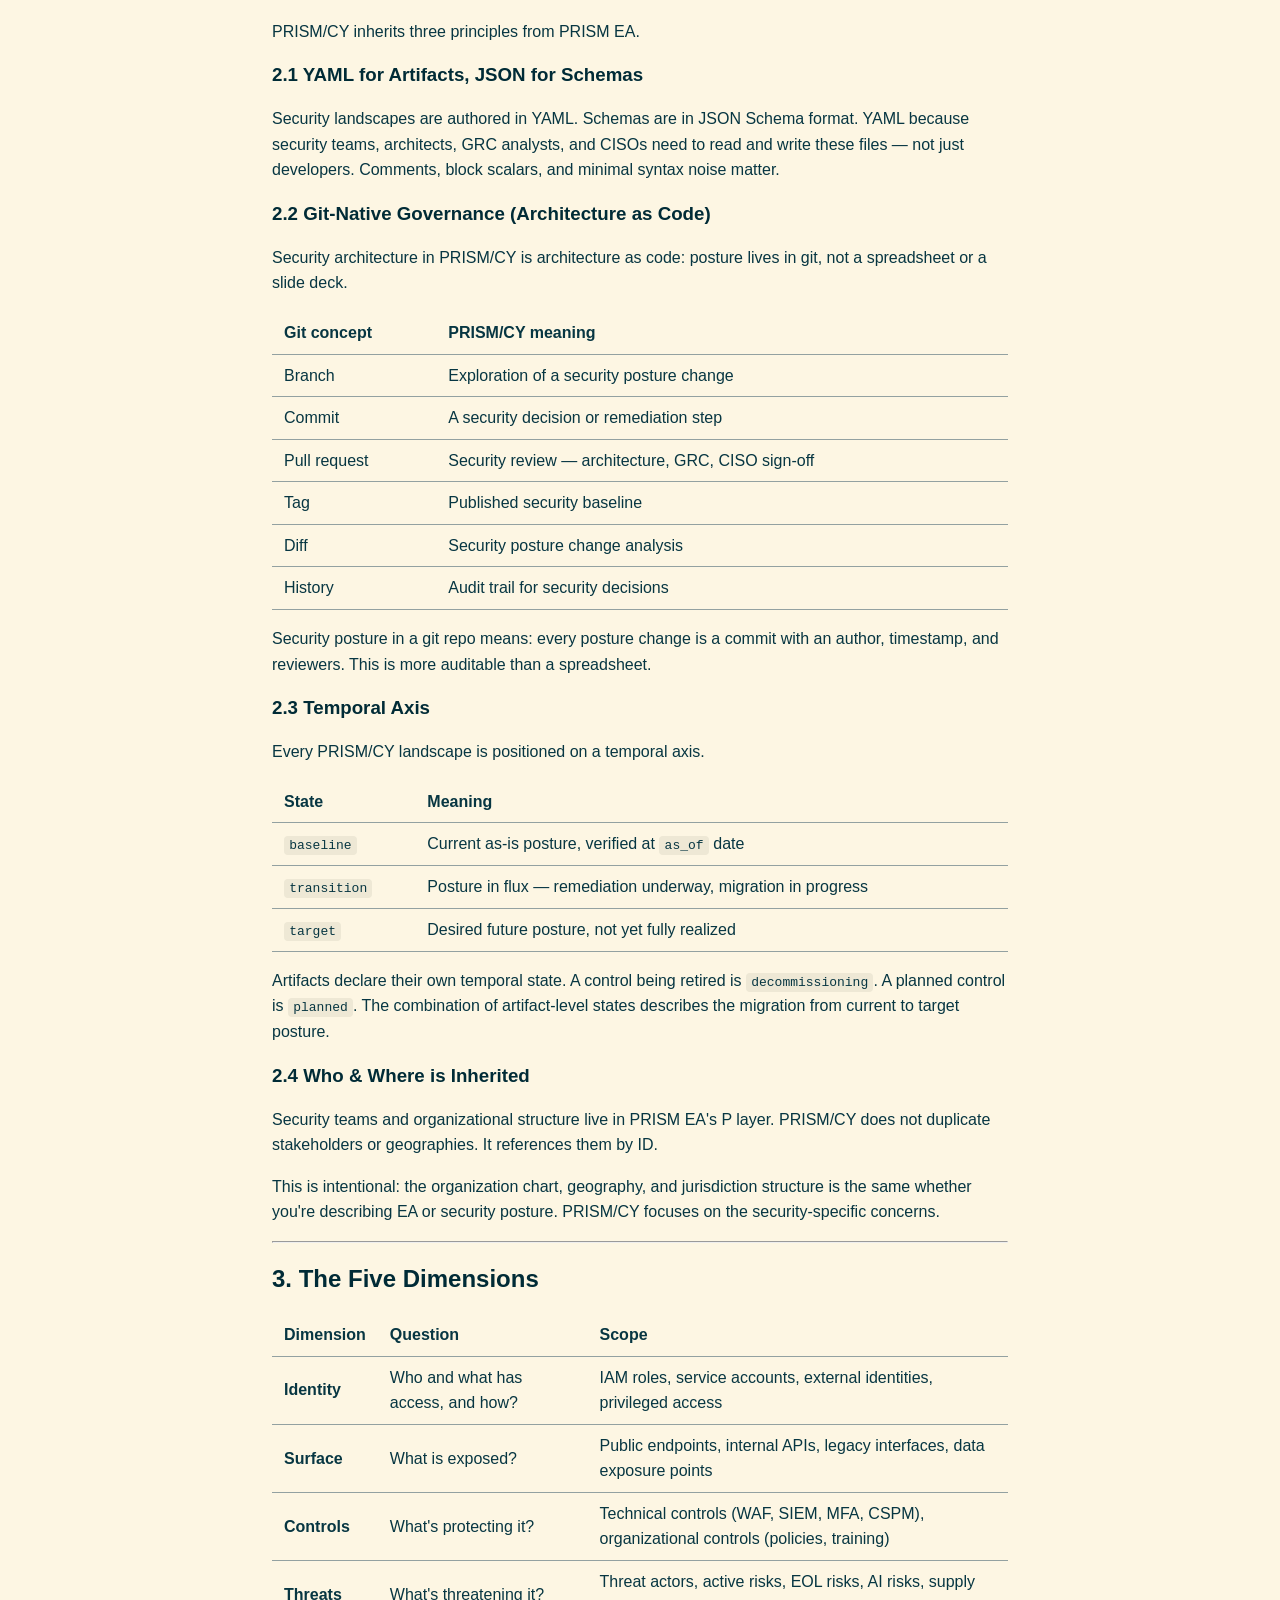
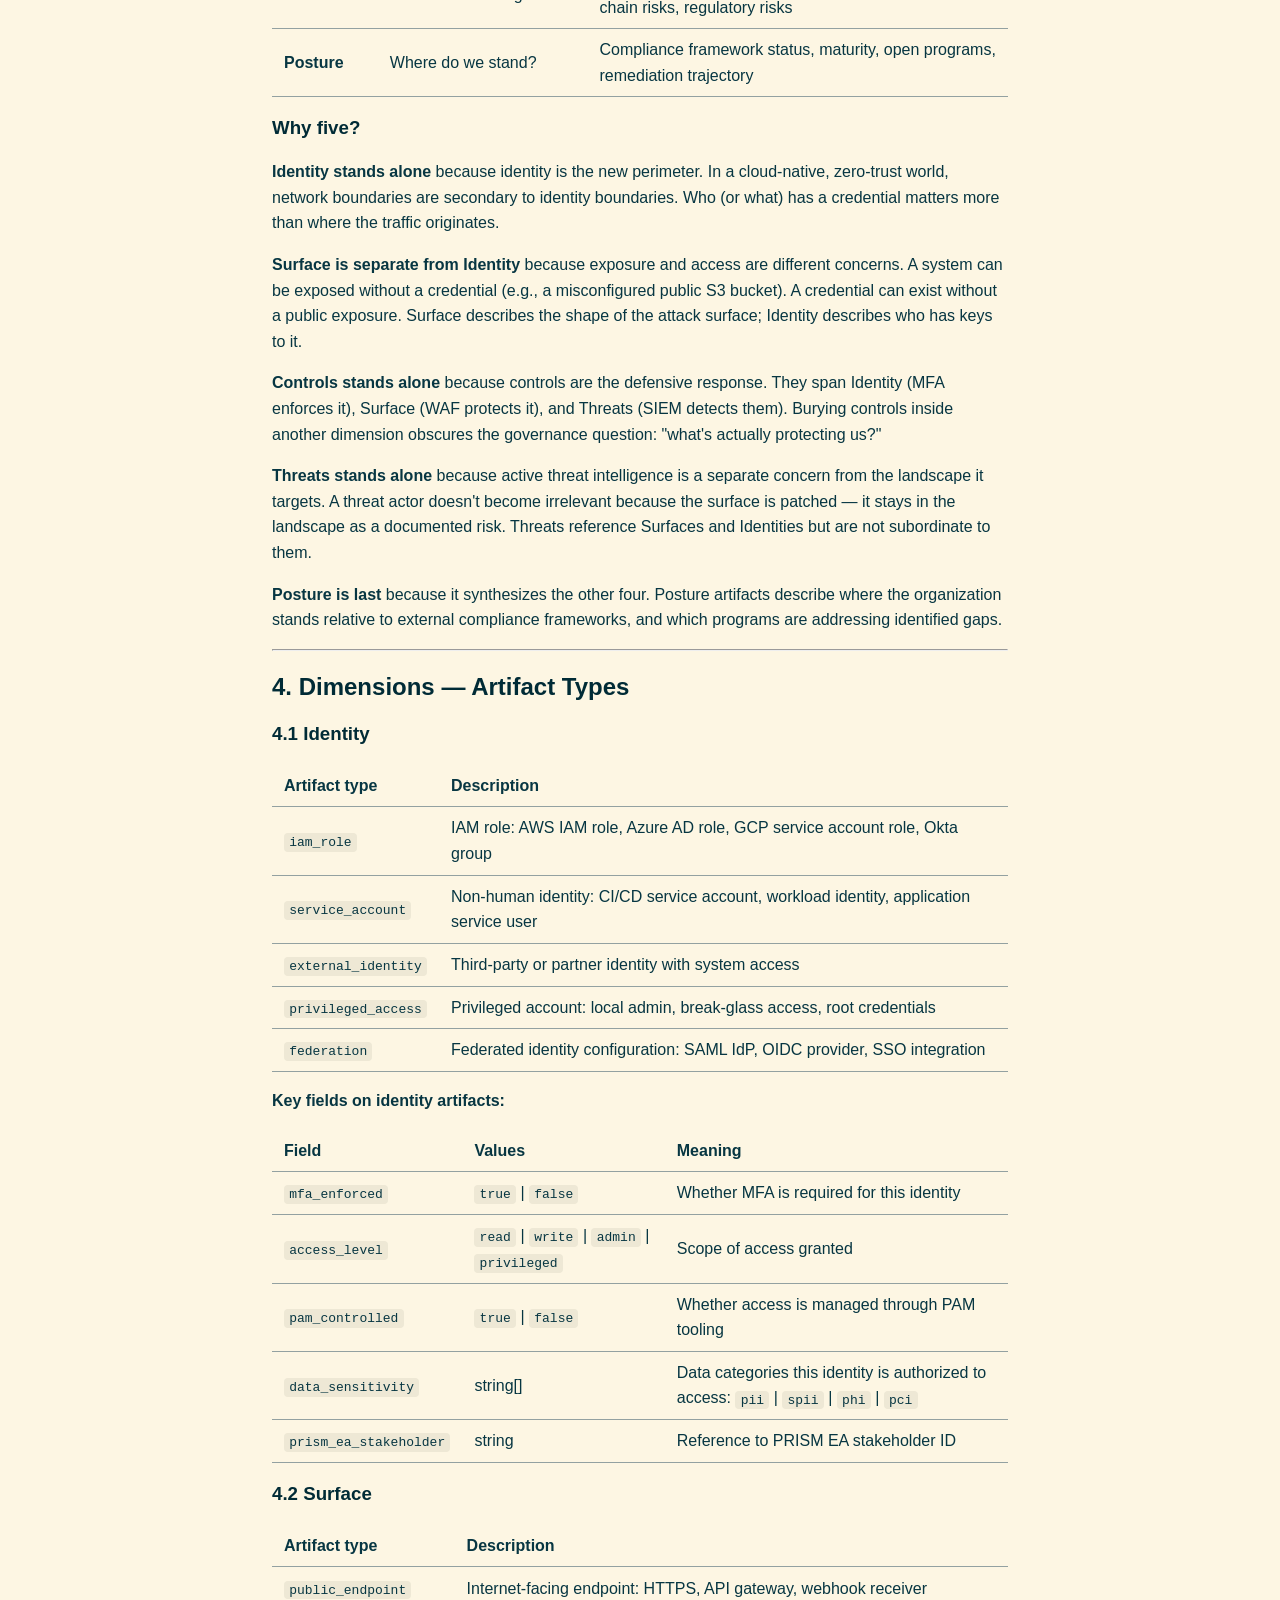
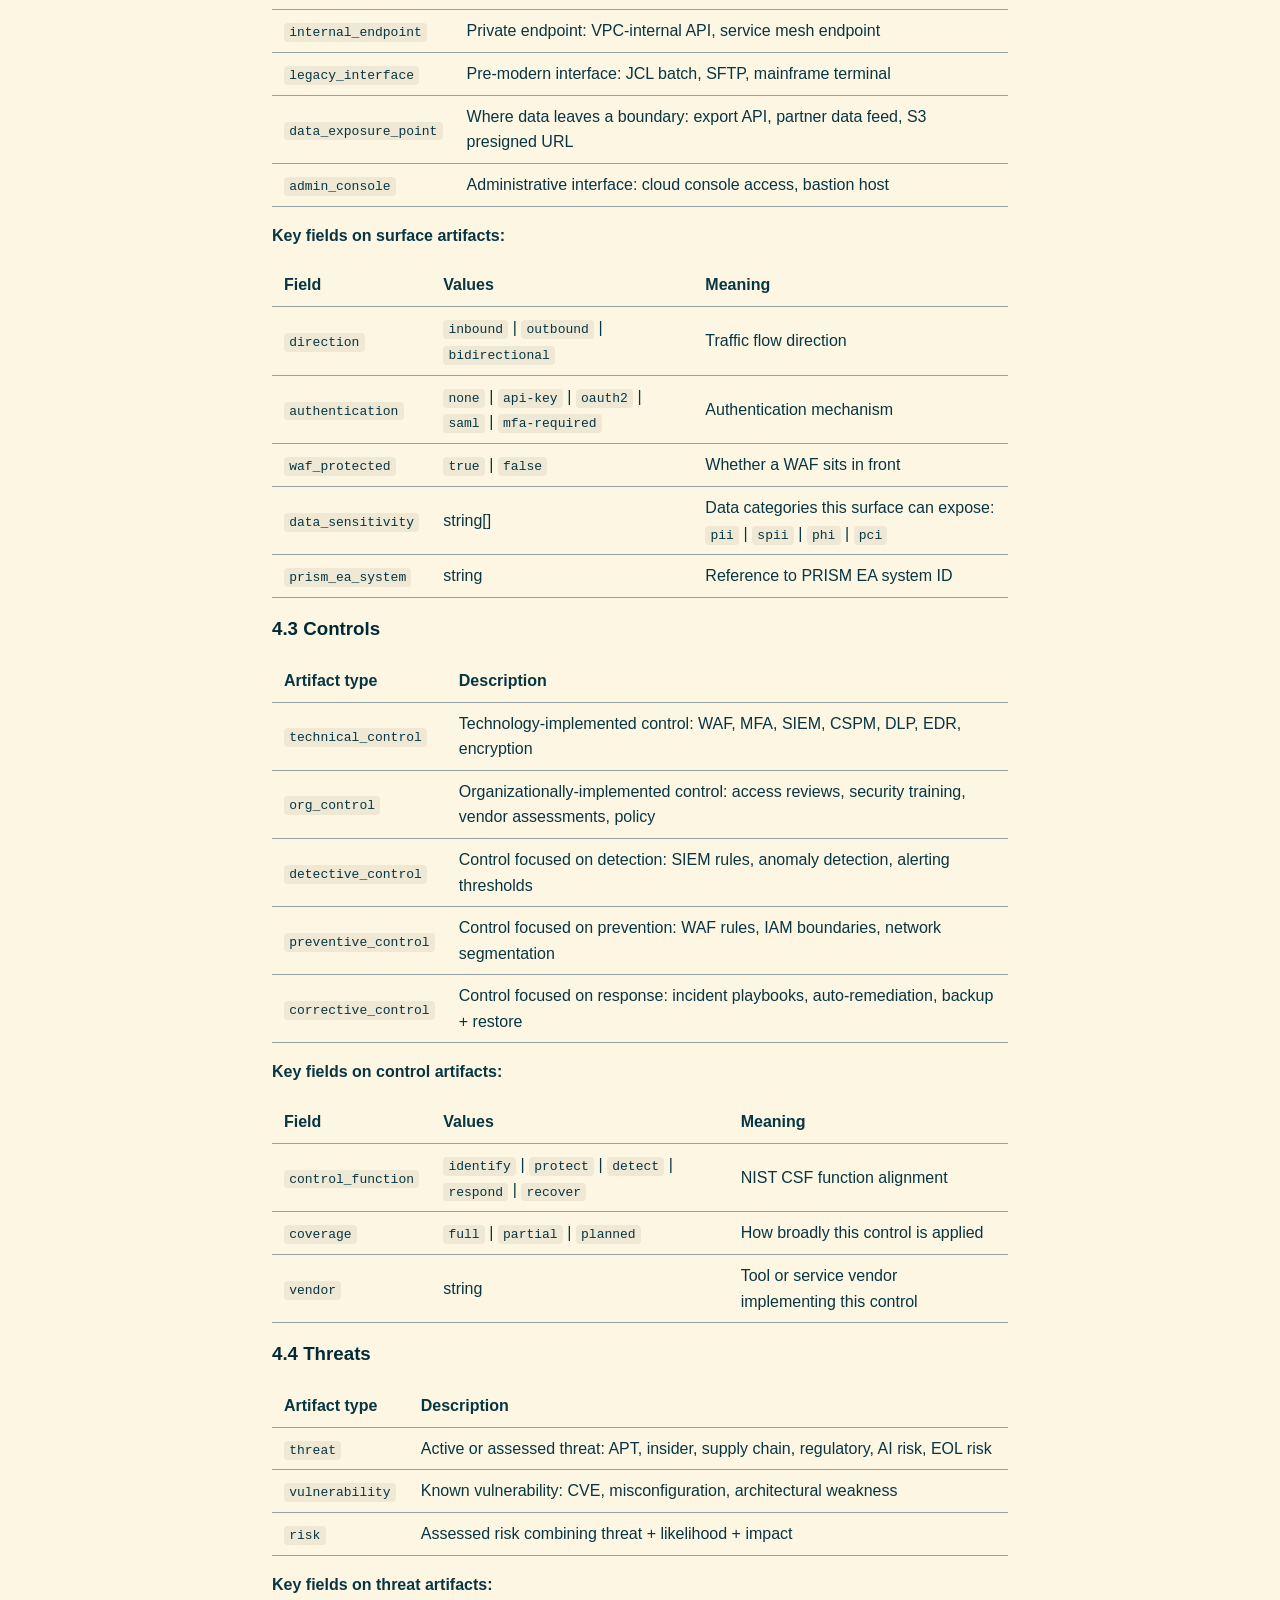
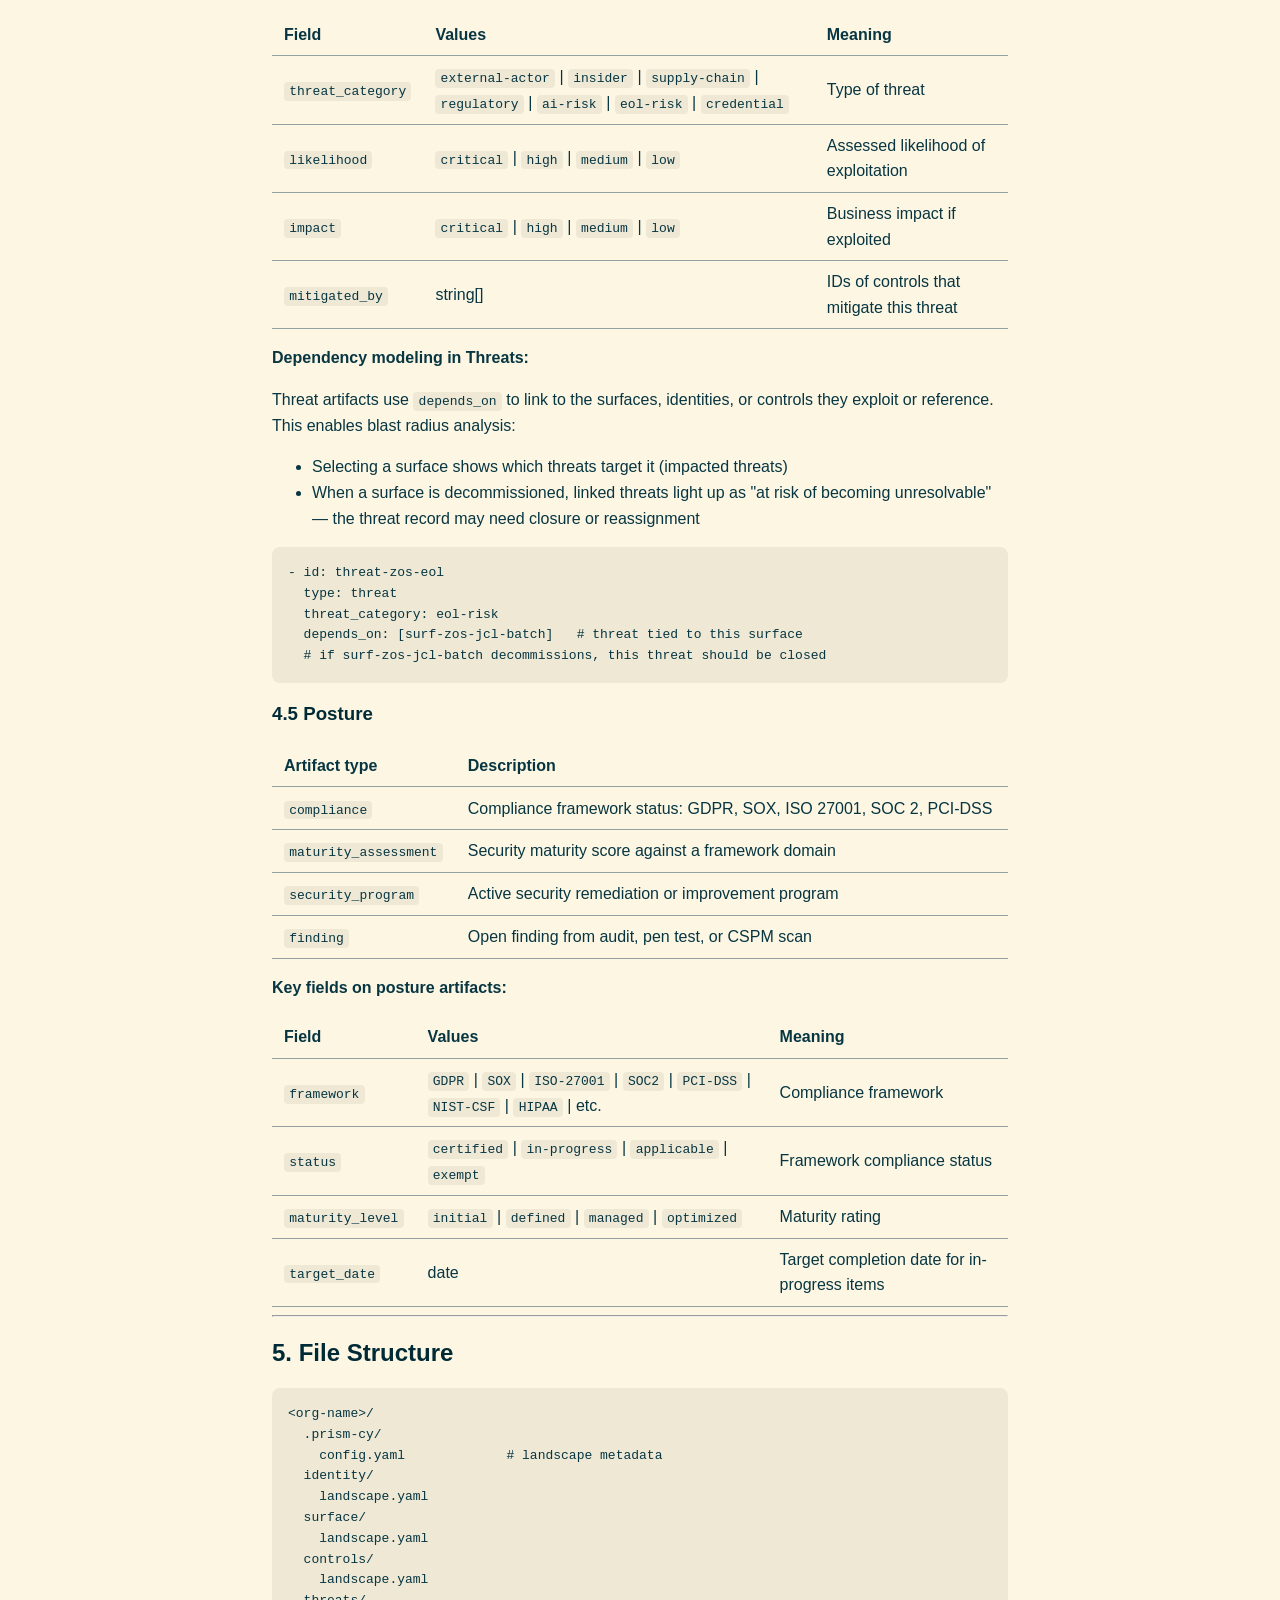
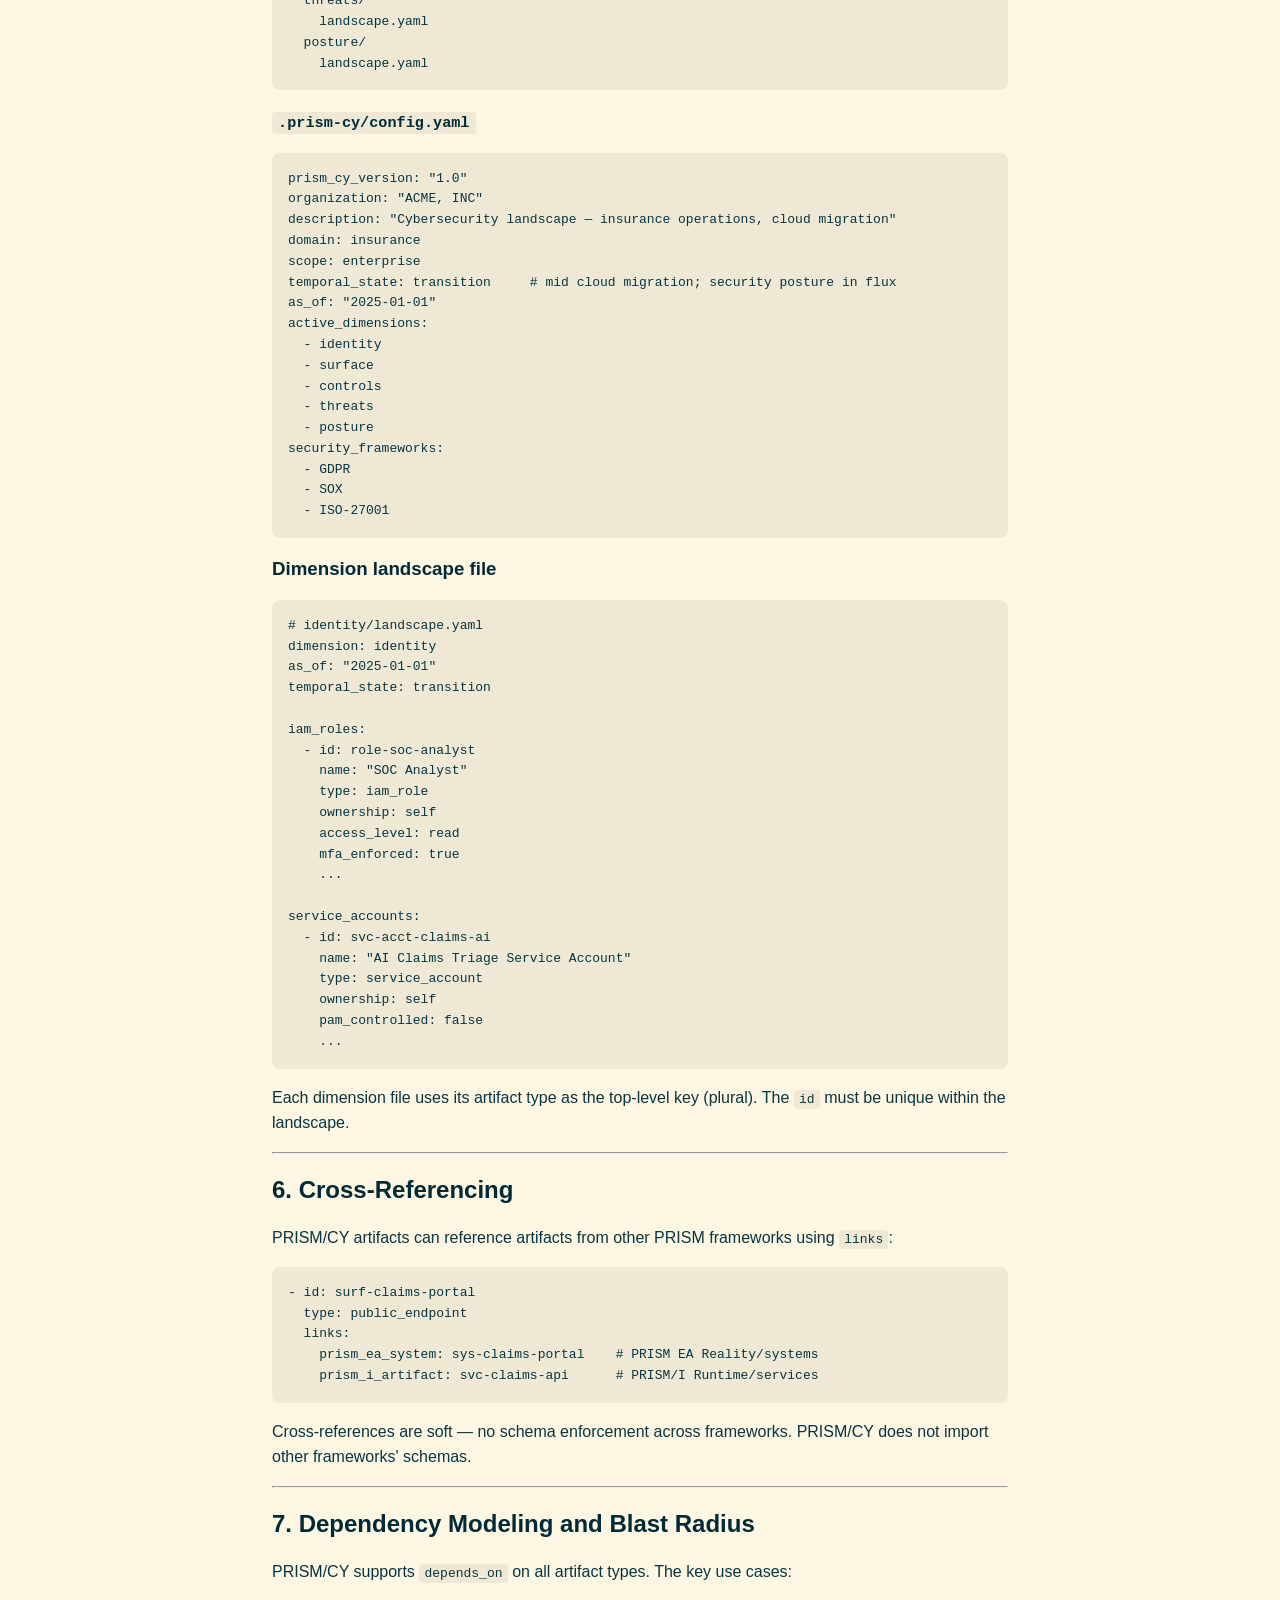
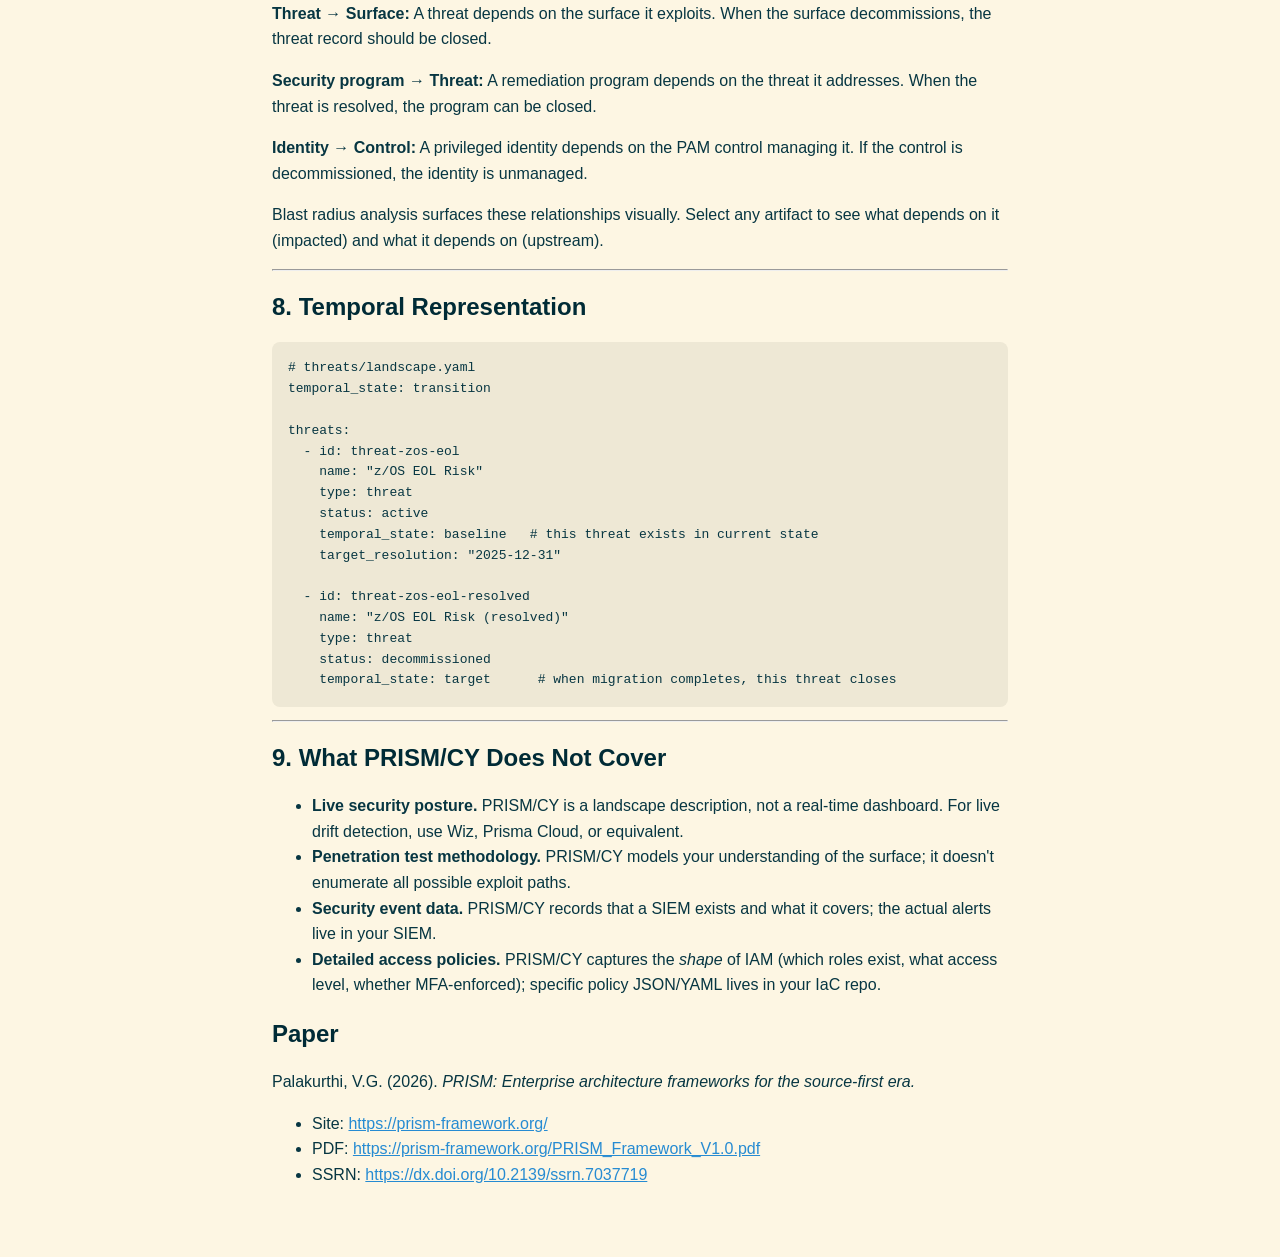
<file: specs/cybersecurity/index.html>
<!doctype html>
<html lang="en">
<head>
<meta charset="UTF-8">
<meta name="viewport" content="width=device-width,initial-scale=1">
<title>PRISM/CY — Cybersecurity Spec | PRISM Framework</title>
<meta name="description" content="Security posture as a structured landscape — not a checklist.">
<meta name="robots" content="index, follow">
<link rel="canonical" href="https://prism-framework.org/specs/cybersecurity/">
<meta property="og:type" content="article">
<meta property="og:title" content="PRISM/CY — Cybersecurity Spec | PRISM Framework">
<meta property="og:description" content="Security posture as a structured landscape — not a checklist.">
<meta property="og:url" content="https://prism-framework.org/specs/cybersecurity/">
<link rel="alternate" type="text/markdown" href="https://prism-framework.org/specs/cybersecurity.md">
<style>
  :root { color-scheme: light; }
  body { max-width: 46rem; margin: 0 auto; padding: 2.5rem 1.5rem 4rem; font-family: -apple-system, BlinkMacSystemFont, "Segoe UI", sans-serif; line-height: 1.6; color: #073642; background: #fdf6e3; }
  a { color: #268bd2; }
  nav { margin-bottom: 2rem; font-size: 0.9rem; }
  nav a { text-decoration: none; }
  h1, h2, h3, h4 { color: #002b36; line-height: 1.3; }
  pre { background: #eee8d5; padding: 1rem; border-radius: 0.5rem; overflow-x: auto; }
  code { background: #eee8d5; padding: 0.15em 0.4em; border-radius: 0.25rem; }
  pre code { background: none; padding: 0; }
  table { border-collapse: collapse; width: 100%; }
  th, td { border-bottom: 1px solid #93a1a1; padding: 0.5em 0.75em; text-align: left; }
  blockquote { border-left: 3px solid #93a1a1; margin-left: 0; padding-left: 1rem; color: #586e75; }
</style>
</head>
<body>
<nav><a href="https://prism-framework.org/">&larr; PRISM</a></nav>
<p><a href="https://prism-framework.org/specs/cybersecurity.md">View raw markdown</a></p>
<p>Schemas: <a href="https://prism-framework.org/specs/cybersecurity/schemas/config.schema.json">config.schema.json</a> &middot; <a href="https://prism-framework.org/specs/cybersecurity/schemas/controls.schema.json">controls.schema.json</a> &middot; <a href="https://prism-framework.org/specs/cybersecurity/schemas/identity.schema.json">identity.schema.json</a> &middot; <a href="https://prism-framework.org/specs/cybersecurity/schemas/posture.schema.json">posture.schema.json</a> &middot; <a href="https://prism-framework.org/specs/cybersecurity/schemas/surface.schema.json">surface.schema.json</a> &middot; <a href="https://prism-framework.org/specs/cybersecurity/schemas/threats.schema.json">threats.schema.json</a></p>
<h1>PRISM/CY — Cybersecurity Landscape Framework</h1>
<p>Version: 1.0.0
Status: Draft
Licence: CC BY-SA 4.0</p>
<hr>
<h2>1. Overview</h2>
<p>PRISM/CY is a framework for describing, governing, and evolving an organization&#39;s cybersecurity posture as a landscape. It answers a class of question that no existing security framework addresses: <em>what does our security posture look like right now, as a structured, navigable landscape?</em></p>
<p>Existing security frameworks — NIST CSF, ISO 27001, SOC 2, CIS Controls — are <strong>control checklists</strong>. They tell you which controls you should have, and whether you&#39;ve implemented them. They do not describe your actual landscape: which identities have access to what, what your attack surface looks like, what threats are actively targeting which surfaces, and how your posture is evolving over time.</p>
<p>PRISM/CY fills that gap. It is a text-first, git-native, schema-validated landscape description that any organization can author, version, and validate — without proprietary tooling.</p>
<h3>What PRISM/CY is not</h3>
<ul>
<li>Not a control framework. It does not prescribe controls or measure gap-to-standard. Use NIST CSF or ISO 27001 for that.</li>
<li>Not a live CSPM (Cloud Security Posture Manager). PRISM/CY describes the landscape as of <code>as_of</code>. For live drift detection, use Prisma Cloud, Wiz, or equivalent.</li>
<li>Not a penetration testing methodology. PRISM/CY models your understanding of the attack surface; it doesn&#39;t enumerate all possible exploits.</li>
<li>Not a ticketing system. Security programs and findings reference remediation work; they don&#39;t replace it.</li>
</ul>
<h3>Relationship to PRISM (Enterprise Architecture)</h3>
<p>PRISM/CY and PRISM EA are independent frameworks. They share authoring conventions and cross-reference by artifact ID.</p>
<table>
<thead>
<tr>
<th>Concern</th>
<th>Framework</th>
</tr>
</thead>
<tbody><tr>
<td>Stakeholders, capabilities, systems, intent, signals, movement</td>
<td>PRISM EA</td>
</tr>
<tr>
<td>Identities, attack surface, controls, threats, posture</td>
<td>PRISM/CY</td>
</tr>
</tbody></table>
<p>PRISM EA&#39;s <code>Reality/systems</code> lists what systems exist. PRISM/CY&#39;s <code>Surface</code> dimension describes which of those systems are exposed and how. Cross-reference using the <code>prism_ea_system</code> link field — no schema enforcement, soft reference by ID.</p>
<h3>Relationship to PRISM/I (Infrastructure)</h3>
<p>PRISM/I describes how infrastructure runs. PRISM/CY describes how it&#39;s secured. The relationship is:</p>
<ul>
<li>PRISM/I <code>Control</code> dimension: network-level controls (VPCs, firewalls, IAM policies, certificates)</li>
<li>PRISM/CY <code>Controls</code> dimension: the full security control posture — technical + organizational</li>
</ul>
<p>They overlap at network controls. Cross-reference PRISM/I control artifacts using the <code>prism_i_artifact</code> link field.</p>
<hr>
<h2>2. Foundational Principles</h2>
<p>PRISM/CY inherits three principles from PRISM EA.</p>
<h3>2.1 YAML for Artifacts, JSON for Schemas</h3>
<p>Security landscapes are authored in YAML. Schemas are in JSON Schema format. YAML because security teams, architects, GRC analysts, and CISOs need to read and write these files — not just developers. Comments, block scalars, and minimal syntax noise matter.</p>
<h3>2.2 Git-Native Governance (Architecture as Code)</h3>
<p>Security architecture in PRISM/CY is architecture as code: posture lives in git, not a spreadsheet or a slide deck.</p>
<table>
<thead>
<tr>
<th>Git concept</th>
<th>PRISM/CY meaning</th>
</tr>
</thead>
<tbody><tr>
<td>Branch</td>
<td>Exploration of a security posture change</td>
</tr>
<tr>
<td>Commit</td>
<td>A security decision or remediation step</td>
</tr>
<tr>
<td>Pull request</td>
<td>Security review — architecture, GRC, CISO sign-off</td>
</tr>
<tr>
<td>Tag</td>
<td>Published security baseline</td>
</tr>
<tr>
<td>Diff</td>
<td>Security posture change analysis</td>
</tr>
<tr>
<td>History</td>
<td>Audit trail for security decisions</td>
</tr>
</tbody></table>
<p>Security posture in a git repo means: every posture change is a commit with an author, timestamp, and reviewers. This is more auditable than a spreadsheet.</p>
<h3>2.3 Temporal Axis</h3>
<p>Every PRISM/CY landscape is positioned on a temporal axis.</p>
<table>
<thead>
<tr>
<th>State</th>
<th>Meaning</th>
</tr>
</thead>
<tbody><tr>
<td><code>baseline</code></td>
<td>Current as-is posture, verified at <code>as_of</code> date</td>
</tr>
<tr>
<td><code>transition</code></td>
<td>Posture in flux — remediation underway, migration in progress</td>
</tr>
<tr>
<td><code>target</code></td>
<td>Desired future posture, not yet fully realized</td>
</tr>
</tbody></table>
<p>Artifacts declare their own temporal state. A control being retired is <code>decommissioning</code>. A planned control is <code>planned</code>. The combination of artifact-level states describes the migration from current to target posture.</p>
<h3>2.4 Who &amp; Where is Inherited</h3>
<p>Security teams and organizational structure live in PRISM EA&#39;s P layer. PRISM/CY does not duplicate stakeholders or geographies. It references them by ID.</p>
<p>This is intentional: the organization chart, geography, and jurisdiction structure is the same whether you&#39;re describing EA or security posture. PRISM/CY focuses on the security-specific concerns.</p>
<hr>
<h2>3. The Five Dimensions</h2>
<table>
<thead>
<tr>
<th>Dimension</th>
<th>Question</th>
<th>Scope</th>
</tr>
</thead>
<tbody><tr>
<td><strong>Identity</strong></td>
<td>Who and what has access, and how?</td>
<td>IAM roles, service accounts, external identities, privileged access</td>
</tr>
<tr>
<td><strong>Surface</strong></td>
<td>What is exposed?</td>
<td>Public endpoints, internal APIs, legacy interfaces, data exposure points</td>
</tr>
<tr>
<td><strong>Controls</strong></td>
<td>What&#39;s protecting it?</td>
<td>Technical controls (WAF, SIEM, MFA, CSPM), organizational controls (policies, training)</td>
</tr>
<tr>
<td><strong>Threats</strong></td>
<td>What&#39;s threatening it?</td>
<td>Threat actors, active risks, EOL risks, AI risks, supply chain risks, regulatory risks</td>
</tr>
<tr>
<td><strong>Posture</strong></td>
<td>Where do we stand?</td>
<td>Compliance framework status, maturity, open programs, remediation trajectory</td>
</tr>
</tbody></table>
<h3>Why five?</h3>
<p><strong>Identity stands alone</strong> because identity is the new perimeter. In a cloud-native, zero-trust world, network boundaries are secondary to identity boundaries. Who (or what) has a credential matters more than where the traffic originates.</p>
<p><strong>Surface is separate from Identity</strong> because exposure and access are different concerns. A system can be exposed without a credential (e.g., a misconfigured public S3 bucket). A credential can exist without a public exposure. Surface describes the shape of the attack surface; Identity describes who has keys to it.</p>
<p><strong>Controls stands alone</strong> because controls are the defensive response. They span Identity (MFA enforces it), Surface (WAF protects it), and Threats (SIEM detects them). Burying controls inside another dimension obscures the governance question: &quot;what&#39;s actually protecting us?&quot;</p>
<p><strong>Threats stands alone</strong> because active threat intelligence is a separate concern from the landscape it targets. A threat actor doesn&#39;t become irrelevant because the surface is patched — it stays in the landscape as a documented risk. Threats reference Surfaces and Identities but are not subordinate to them.</p>
<p><strong>Posture is last</strong> because it synthesizes the other four. Posture artifacts describe where the organization stands relative to external compliance frameworks, and which programs are addressing identified gaps.</p>
<hr>
<h2>4. Dimensions — Artifact Types</h2>
<h3>4.1 Identity</h3>
<table>
<thead>
<tr>
<th>Artifact type</th>
<th>Description</th>
</tr>
</thead>
<tbody><tr>
<td><code>iam_role</code></td>
<td>IAM role: AWS IAM role, Azure AD role, GCP service account role, Okta group</td>
</tr>
<tr>
<td><code>service_account</code></td>
<td>Non-human identity: CI/CD service account, workload identity, application service user</td>
</tr>
<tr>
<td><code>external_identity</code></td>
<td>Third-party or partner identity with system access</td>
</tr>
<tr>
<td><code>privileged_access</code></td>
<td>Privileged account: local admin, break-glass access, root credentials</td>
</tr>
<tr>
<td><code>federation</code></td>
<td>Federated identity configuration: SAML IdP, OIDC provider, SSO integration</td>
</tr>
</tbody></table>
<p><strong>Key fields on identity artifacts:</strong></p>
<table>
<thead>
<tr>
<th>Field</th>
<th>Values</th>
<th>Meaning</th>
</tr>
</thead>
<tbody><tr>
<td><code>mfa_enforced</code></td>
<td><code>true</code> | <code>false</code></td>
<td>Whether MFA is required for this identity</td>
</tr>
<tr>
<td><code>access_level</code></td>
<td><code>read</code> | <code>write</code> | <code>admin</code> | <code>privileged</code></td>
<td>Scope of access granted</td>
</tr>
<tr>
<td><code>pam_controlled</code></td>
<td><code>true</code> | <code>false</code></td>
<td>Whether access is managed through PAM tooling</td>
</tr>
<tr>
<td><code>data_sensitivity</code></td>
<td>string[]</td>
<td>Data categories this identity is authorized to access: <code>pii</code> | <code>spii</code> | <code>phi</code> | <code>pci</code></td>
</tr>
<tr>
<td><code>prism_ea_stakeholder</code></td>
<td>string</td>
<td>Reference to PRISM EA stakeholder ID</td>
</tr>
</tbody></table>
<h3>4.2 Surface</h3>
<table>
<thead>
<tr>
<th>Artifact type</th>
<th>Description</th>
</tr>
</thead>
<tbody><tr>
<td><code>public_endpoint</code></td>
<td>Internet-facing endpoint: HTTPS, API gateway, webhook receiver</td>
</tr>
<tr>
<td><code>internal_endpoint</code></td>
<td>Private endpoint: VPC-internal API, service mesh endpoint</td>
</tr>
<tr>
<td><code>legacy_interface</code></td>
<td>Pre-modern interface: JCL batch, SFTP, mainframe terminal</td>
</tr>
<tr>
<td><code>data_exposure_point</code></td>
<td>Where data leaves a boundary: export API, partner data feed, S3 presigned URL</td>
</tr>
<tr>
<td><code>admin_console</code></td>
<td>Administrative interface: cloud console access, bastion host</td>
</tr>
</tbody></table>
<p><strong>Key fields on surface artifacts:</strong></p>
<table>
<thead>
<tr>
<th>Field</th>
<th>Values</th>
<th>Meaning</th>
</tr>
</thead>
<tbody><tr>
<td><code>direction</code></td>
<td><code>inbound</code> | <code>outbound</code> | <code>bidirectional</code></td>
<td>Traffic flow direction</td>
</tr>
<tr>
<td><code>authentication</code></td>
<td><code>none</code> | <code>api-key</code> | <code>oauth2</code> | <code>saml</code> | <code>mfa-required</code></td>
<td>Authentication mechanism</td>
</tr>
<tr>
<td><code>waf_protected</code></td>
<td><code>true</code> | <code>false</code></td>
<td>Whether a WAF sits in front</td>
</tr>
<tr>
<td><code>data_sensitivity</code></td>
<td>string[]</td>
<td>Data categories this surface can expose: <code>pii</code> | <code>spii</code> | <code>phi</code> | <code>pci</code></td>
</tr>
<tr>
<td><code>prism_ea_system</code></td>
<td>string</td>
<td>Reference to PRISM EA system ID</td>
</tr>
</tbody></table>
<h3>4.3 Controls</h3>
<table>
<thead>
<tr>
<th>Artifact type</th>
<th>Description</th>
</tr>
</thead>
<tbody><tr>
<td><code>technical_control</code></td>
<td>Technology-implemented control: WAF, MFA, SIEM, CSPM, DLP, EDR, encryption</td>
</tr>
<tr>
<td><code>org_control</code></td>
<td>Organizationally-implemented control: access reviews, security training, vendor assessments, policy</td>
</tr>
<tr>
<td><code>detective_control</code></td>
<td>Control focused on detection: SIEM rules, anomaly detection, alerting thresholds</td>
</tr>
<tr>
<td><code>preventive_control</code></td>
<td>Control focused on prevention: WAF rules, IAM boundaries, network segmentation</td>
</tr>
<tr>
<td><code>corrective_control</code></td>
<td>Control focused on response: incident playbooks, auto-remediation, backup + restore</td>
</tr>
</tbody></table>
<p><strong>Key fields on control artifacts:</strong></p>
<table>
<thead>
<tr>
<th>Field</th>
<th>Values</th>
<th>Meaning</th>
</tr>
</thead>
<tbody><tr>
<td><code>control_function</code></td>
<td><code>identify</code> | <code>protect</code> | <code>detect</code> | <code>respond</code> | <code>recover</code></td>
<td>NIST CSF function alignment</td>
</tr>
<tr>
<td><code>coverage</code></td>
<td><code>full</code> | <code>partial</code> | <code>planned</code></td>
<td>How broadly this control is applied</td>
</tr>
<tr>
<td><code>vendor</code></td>
<td>string</td>
<td>Tool or service vendor implementing this control</td>
</tr>
</tbody></table>
<h3>4.4 Threats</h3>
<table>
<thead>
<tr>
<th>Artifact type</th>
<th>Description</th>
</tr>
</thead>
<tbody><tr>
<td><code>threat</code></td>
<td>Active or assessed threat: APT, insider, supply chain, regulatory, AI risk, EOL risk</td>
</tr>
<tr>
<td><code>vulnerability</code></td>
<td>Known vulnerability: CVE, misconfiguration, architectural weakness</td>
</tr>
<tr>
<td><code>risk</code></td>
<td>Assessed risk combining threat + likelihood + impact</td>
</tr>
</tbody></table>
<p><strong>Key fields on threat artifacts:</strong></p>
<table>
<thead>
<tr>
<th>Field</th>
<th>Values</th>
<th>Meaning</th>
</tr>
</thead>
<tbody><tr>
<td><code>threat_category</code></td>
<td><code>external-actor</code> | <code>insider</code> | <code>supply-chain</code> | <code>regulatory</code> | <code>ai-risk</code> | <code>eol-risk</code> | <code>credential</code></td>
<td>Type of threat</td>
</tr>
<tr>
<td><code>likelihood</code></td>
<td><code>critical</code> | <code>high</code> | <code>medium</code> | <code>low</code></td>
<td>Assessed likelihood of exploitation</td>
</tr>
<tr>
<td><code>impact</code></td>
<td><code>critical</code> | <code>high</code> | <code>medium</code> | <code>low</code></td>
<td>Business impact if exploited</td>
</tr>
<tr>
<td><code>mitigated_by</code></td>
<td>string[]</td>
<td>IDs of controls that mitigate this threat</td>
</tr>
</tbody></table>
<p><strong>Dependency modeling in Threats:</strong></p>
<p>Threat artifacts use <code>depends_on</code> to link to the surfaces, identities, or controls they exploit or reference. This enables blast radius analysis:</p>
<ul>
<li>Selecting a surface shows which threats target it (impacted threats)</li>
<li>When a surface is decommissioned, linked threats light up as &quot;at risk of becoming unresolvable&quot; — the threat record may need closure or reassignment</li>
</ul>
<pre><code class="language-yaml">- id: threat-zos-eol
  type: threat
  threat_category: eol-risk
  depends_on: [surf-zos-jcl-batch]   # threat tied to this surface
  # if surf-zos-jcl-batch decommissions, this threat should be closed
</code></pre>
<h3>4.5 Posture</h3>
<table>
<thead>
<tr>
<th>Artifact type</th>
<th>Description</th>
</tr>
</thead>
<tbody><tr>
<td><code>compliance</code></td>
<td>Compliance framework status: GDPR, SOX, ISO 27001, SOC 2, PCI-DSS</td>
</tr>
<tr>
<td><code>maturity_assessment</code></td>
<td>Security maturity score against a framework domain</td>
</tr>
<tr>
<td><code>security_program</code></td>
<td>Active security remediation or improvement program</td>
</tr>
<tr>
<td><code>finding</code></td>
<td>Open finding from audit, pen test, or CSPM scan</td>
</tr>
</tbody></table>
<p><strong>Key fields on posture artifacts:</strong></p>
<table>
<thead>
<tr>
<th>Field</th>
<th>Values</th>
<th>Meaning</th>
</tr>
</thead>
<tbody><tr>
<td><code>framework</code></td>
<td><code>GDPR</code> | <code>SOX</code> | <code>ISO-27001</code> | <code>SOC2</code> | <code>PCI-DSS</code> | <code>NIST-CSF</code> | <code>HIPAA</code> | etc.</td>
<td>Compliance framework</td>
</tr>
<tr>
<td><code>status</code></td>
<td><code>certified</code> | <code>in-progress</code> | <code>applicable</code> | <code>exempt</code></td>
<td>Framework compliance status</td>
</tr>
<tr>
<td><code>maturity_level</code></td>
<td><code>initial</code> | <code>defined</code> | <code>managed</code> | <code>optimized</code></td>
<td>Maturity rating</td>
</tr>
<tr>
<td><code>target_date</code></td>
<td>date</td>
<td>Target completion date for in-progress items</td>
</tr>
</tbody></table>
<hr>
<h2>5. File Structure</h2>
<pre><code>&lt;org-name&gt;/
  .prism-cy/
    config.yaml             # landscape metadata
  identity/
    landscape.yaml
  surface/
    landscape.yaml
  controls/
    landscape.yaml
  threats/
    landscape.yaml
  posture/
    landscape.yaml
</code></pre>
<h3><code>.prism-cy/config.yaml</code></h3>
<pre><code class="language-yaml">prism_cy_version: &quot;1.0&quot;
organization: &quot;ACME, INC&quot;
description: &quot;Cybersecurity landscape — insurance operations, cloud migration&quot;
domain: insurance
scope: enterprise
temporal_state: transition     # mid cloud migration; security posture in flux
as_of: &quot;2025-01-01&quot;
active_dimensions:
  - identity
  - surface
  - controls
  - threats
  - posture
security_frameworks:
  - GDPR
  - SOX
  - ISO-27001
</code></pre>
<h3>Dimension landscape file</h3>
<pre><code class="language-yaml"># identity/landscape.yaml
dimension: identity
as_of: &quot;2025-01-01&quot;
temporal_state: transition

iam_roles:
  - id: role-soc-analyst
    name: &quot;SOC Analyst&quot;
    type: iam_role
    ownership: self
    access_level: read
    mfa_enforced: true
    ...

service_accounts:
  - id: svc-acct-claims-ai
    name: &quot;AI Claims Triage Service Account&quot;
    type: service_account
    ownership: self
    pam_controlled: false
    ...
</code></pre>
<p>Each dimension file uses its artifact type as the top-level key (plural). The <code>id</code> must be unique within the landscape.</p>
<hr>
<h2>6. Cross-Referencing</h2>
<p>PRISM/CY artifacts can reference artifacts from other PRISM frameworks using <code>links</code>:</p>
<pre><code class="language-yaml">- id: surf-claims-portal
  type: public_endpoint
  links:
    prism_ea_system: sys-claims-portal    # PRISM EA Reality/systems
    prism_i_artifact: svc-claims-api      # PRISM/I Runtime/services
</code></pre>
<p>Cross-references are soft — no schema enforcement across frameworks. PRISM/CY does not import other frameworks&#39; schemas.</p>
<hr>
<h2>7. Dependency Modeling and Blast Radius</h2>
<p>PRISM/CY supports <code>depends_on</code> on all artifact types. The key use cases:</p>
<p><strong>Threat → Surface:</strong> A threat depends on the surface it exploits. When the surface decommissions, the threat record should be closed.</p>
<p><strong>Security program → Threat:</strong> A remediation program depends on the threat it addresses. When the threat is resolved, the program can be closed.</p>
<p><strong>Identity → Control:</strong> A privileged identity depends on the PAM control managing it. If the control is decommissioned, the identity is unmanaged.</p>
<p>Blast radius analysis surfaces these relationships visually. Select any artifact to see what depends on it (impacted) and what it depends on (upstream).</p>
<hr>
<h2>8. Temporal Representation</h2>
<pre><code class="language-yaml"># threats/landscape.yaml
temporal_state: transition

threats:
  - id: threat-zos-eol
    name: &quot;z/OS EOL Risk&quot;
    type: threat
    status: active
    temporal_state: baseline   # this threat exists in current state
    target_resolution: &quot;2025-12-31&quot;

  - id: threat-zos-eol-resolved
    name: &quot;z/OS EOL Risk (resolved)&quot;
    type: threat
    status: decommissioned
    temporal_state: target      # when migration completes, this threat closes
</code></pre>
<hr>
<h2>9. What PRISM/CY Does Not Cover</h2>
<ul>
<li><strong>Live security posture.</strong> PRISM/CY is a landscape description, not a real-time dashboard. For live drift detection, use Wiz, Prisma Cloud, or equivalent.</li>
<li><strong>Penetration test methodology.</strong> PRISM/CY models your understanding of the surface; it doesn&#39;t enumerate all possible exploit paths.</li>
<li><strong>Security event data.</strong> PRISM/CY records that a SIEM exists and what it covers; the actual alerts live in your SIEM.</li>
<li><strong>Detailed access policies.</strong> PRISM/CY captures the <em>shape</em> of IAM (which roles exist, what access level, whether MFA-enforced); specific policy JSON/YAML lives in your IaC repo.</li>
</ul>
<h2>Paper</h2>
<p>Palakurthi, V.G. (2026). <em>PRISM: Enterprise architecture frameworks for the source-first era.</em></p>
<ul>
<li>Site: <a href="https://prism-framework.org/">https://prism-framework.org/</a></li>
<li>PDF: <a href="https://prism-framework.org/PRISM_Framework_V1.0.pdf">https://prism-framework.org/PRISM_Framework_V1.0.pdf</a></li>
<li>SSRN: <a href="https://dx.doi.org/10.2139/ssrn.7037719">https://dx.doi.org/10.2139/ssrn.7037719</a></li>
</ul>

</body>
</html>
</file>
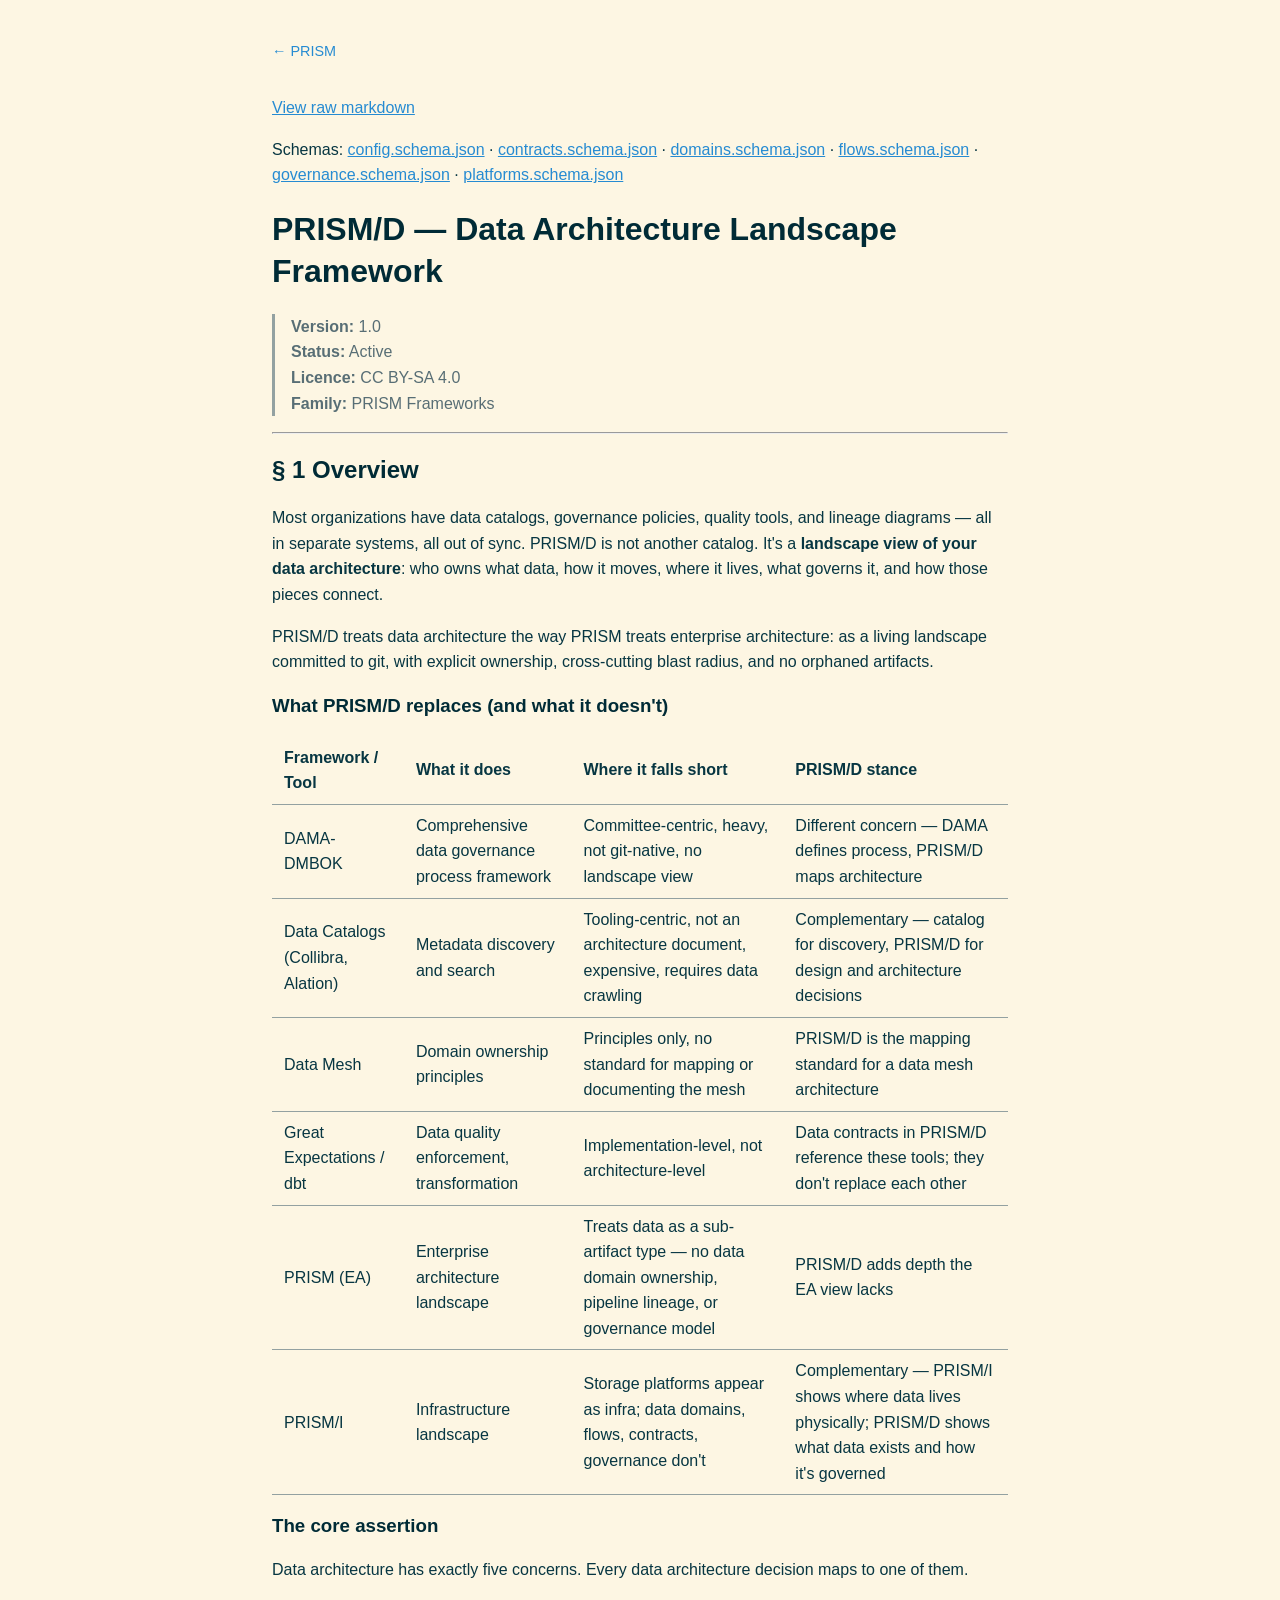
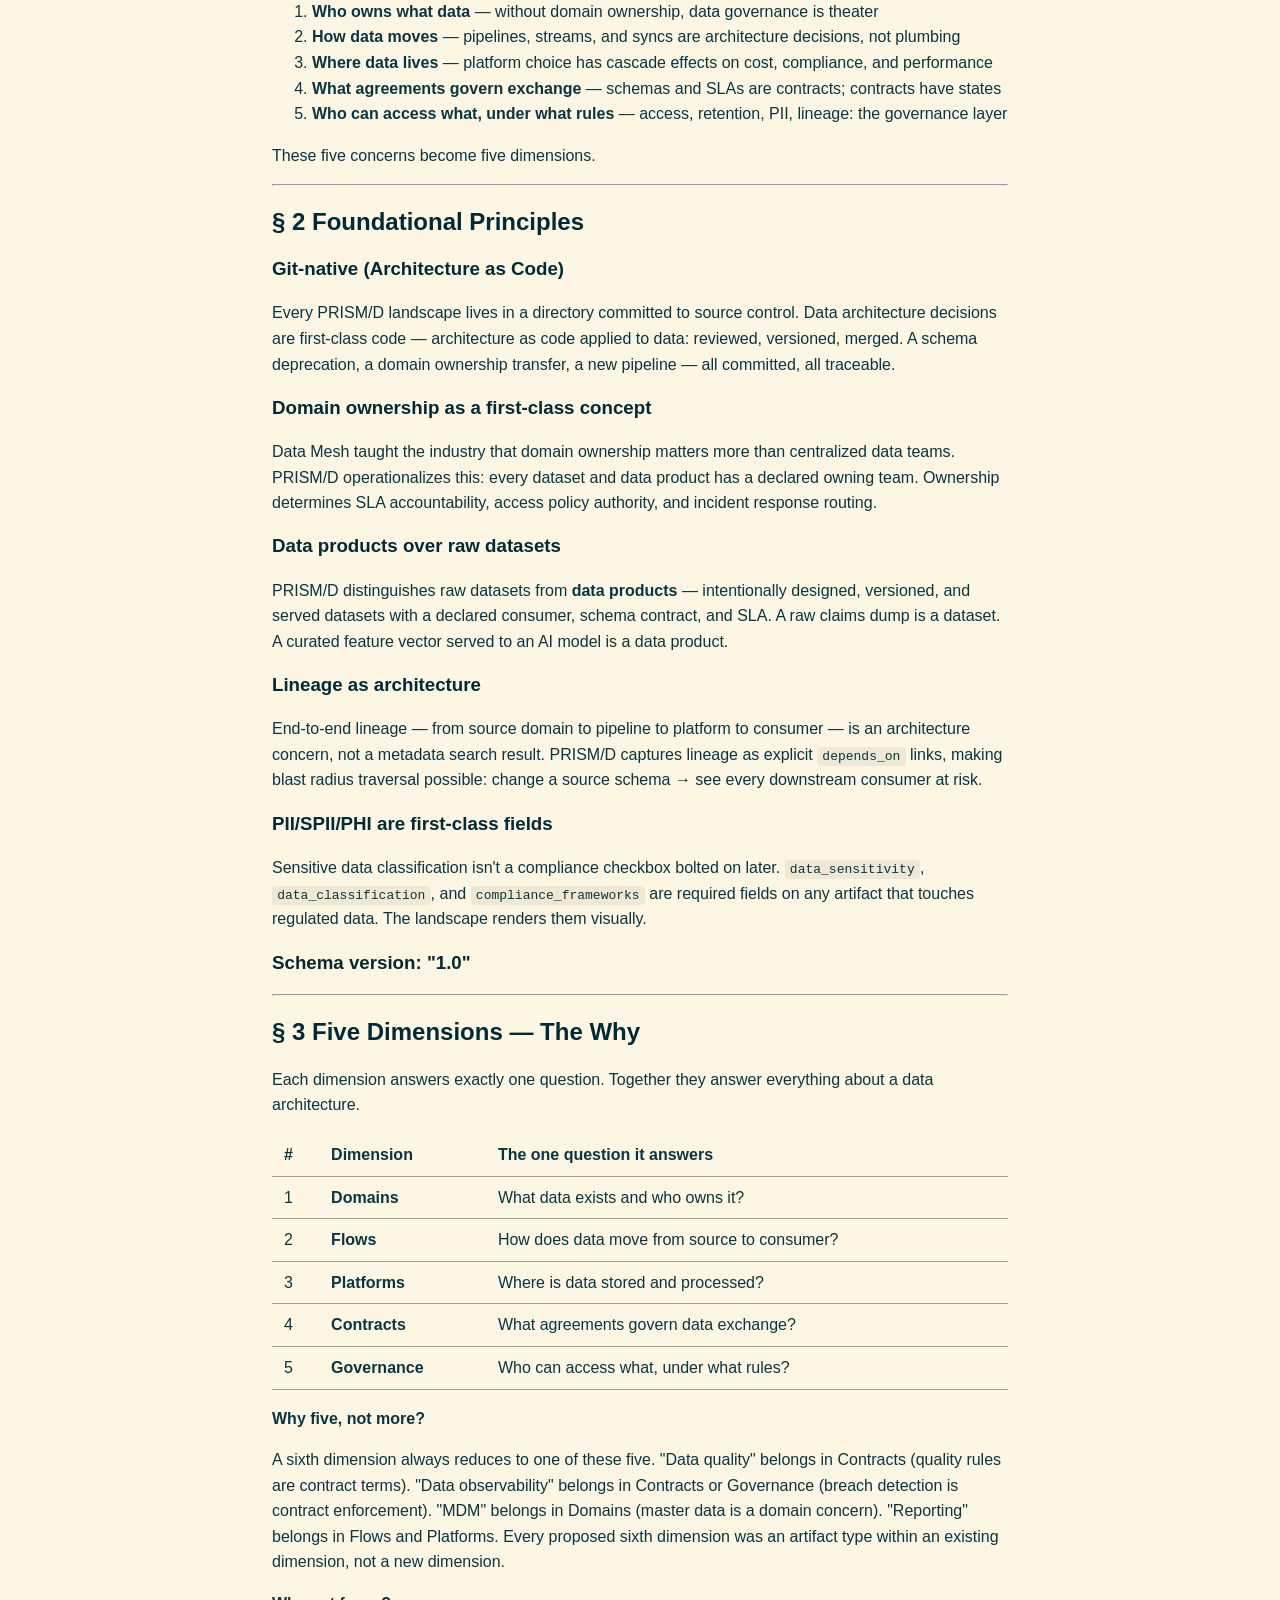
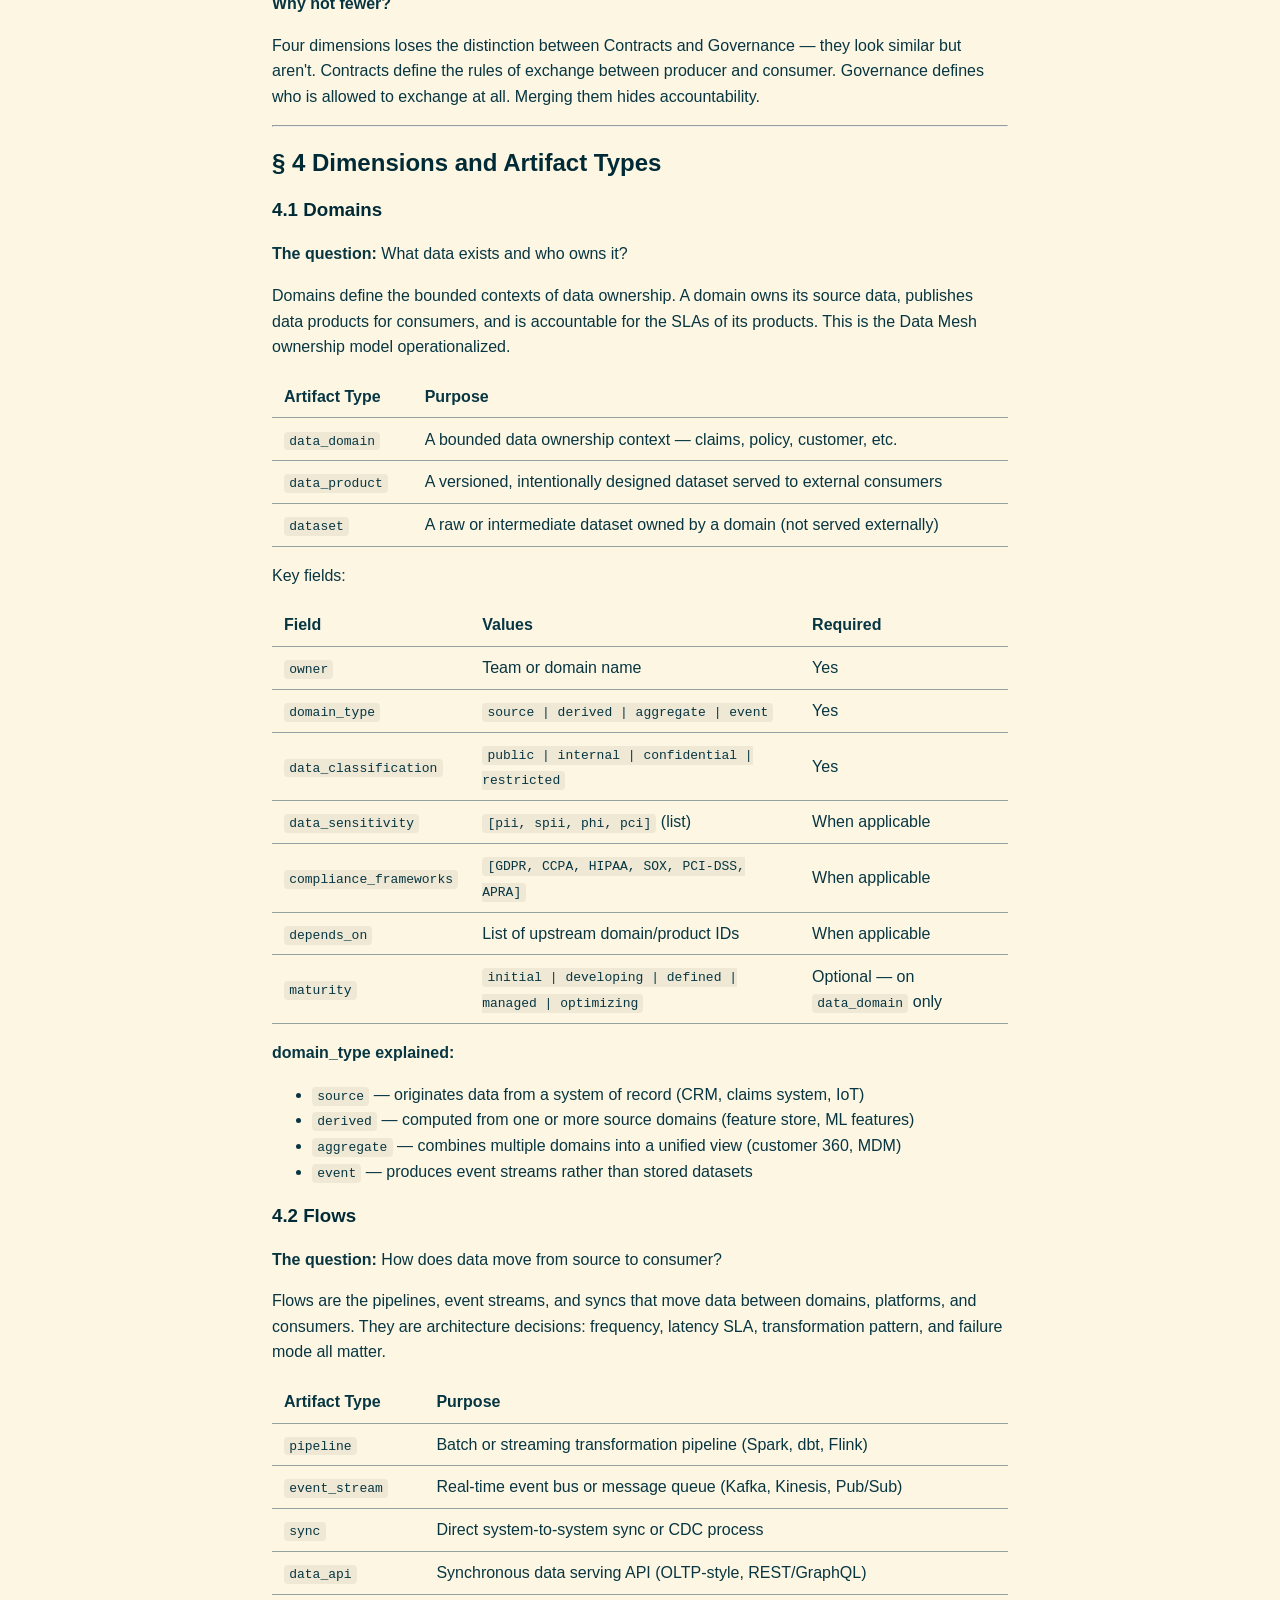
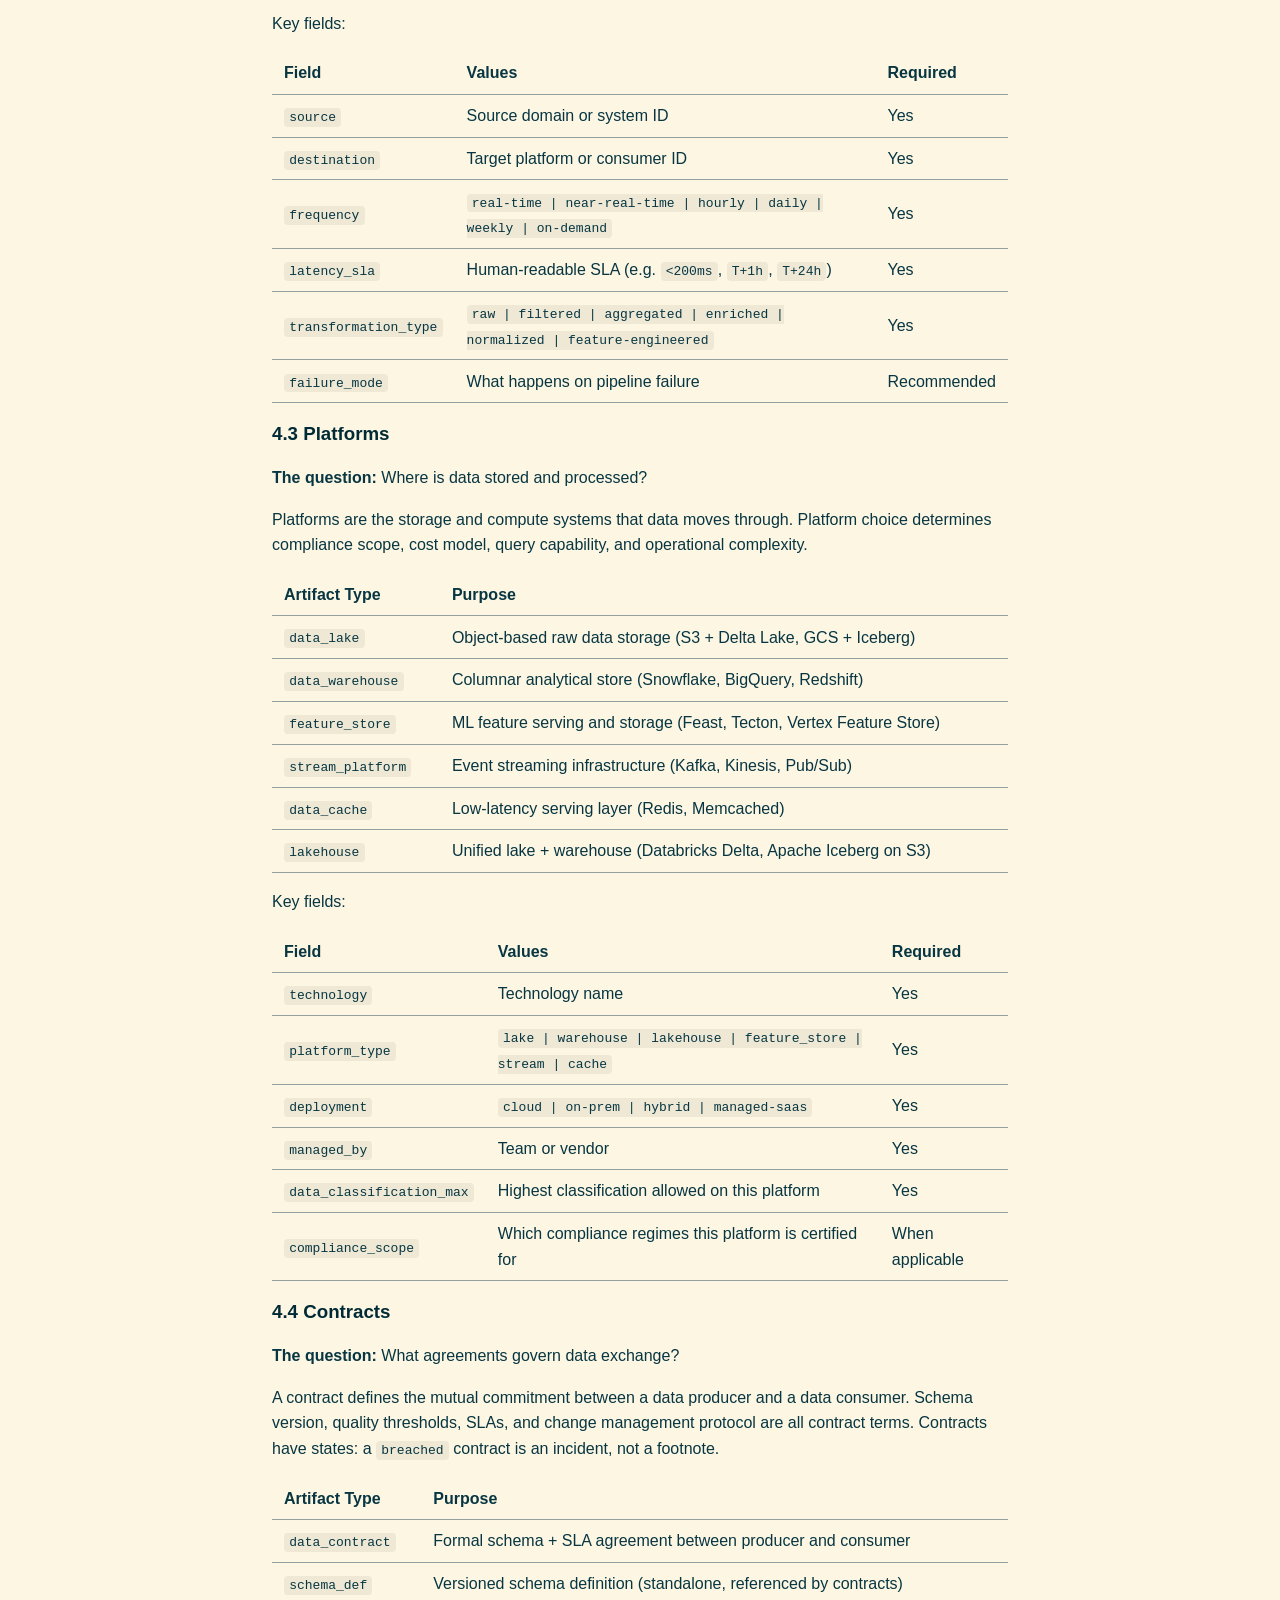
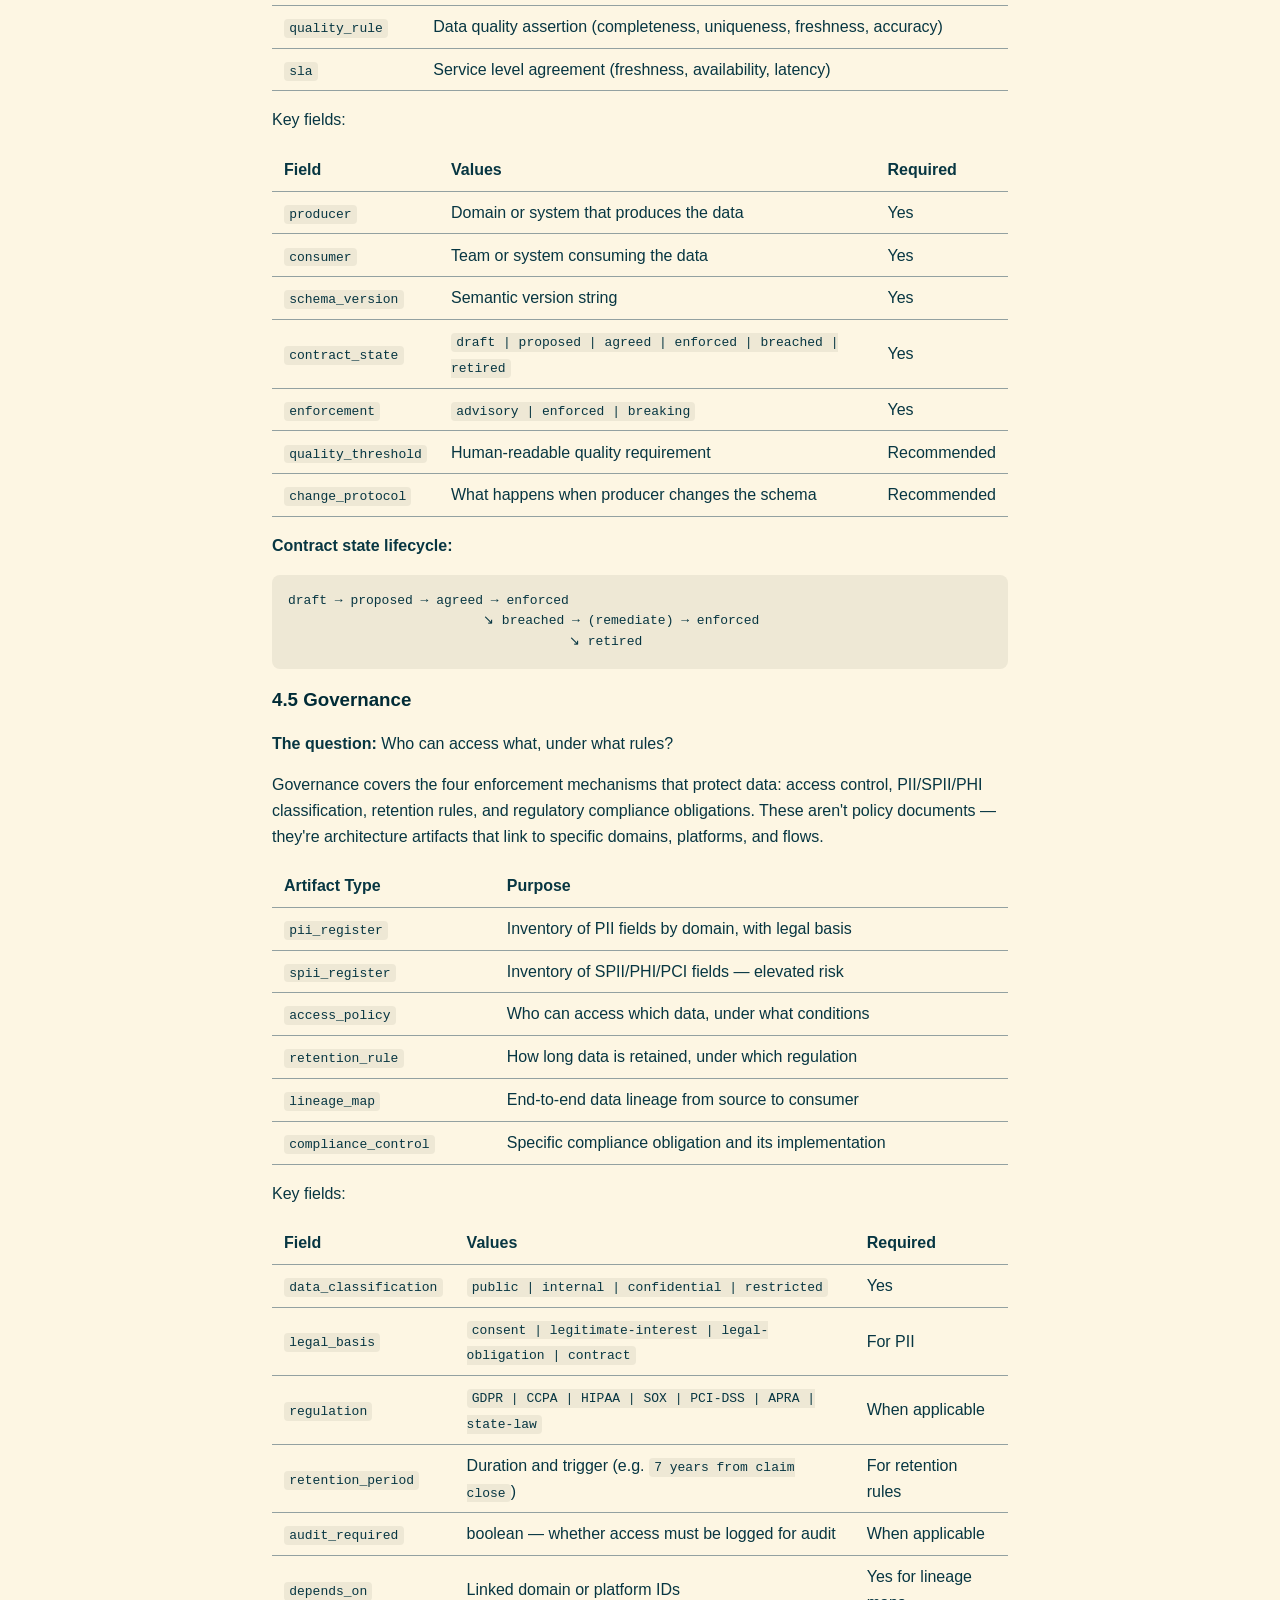
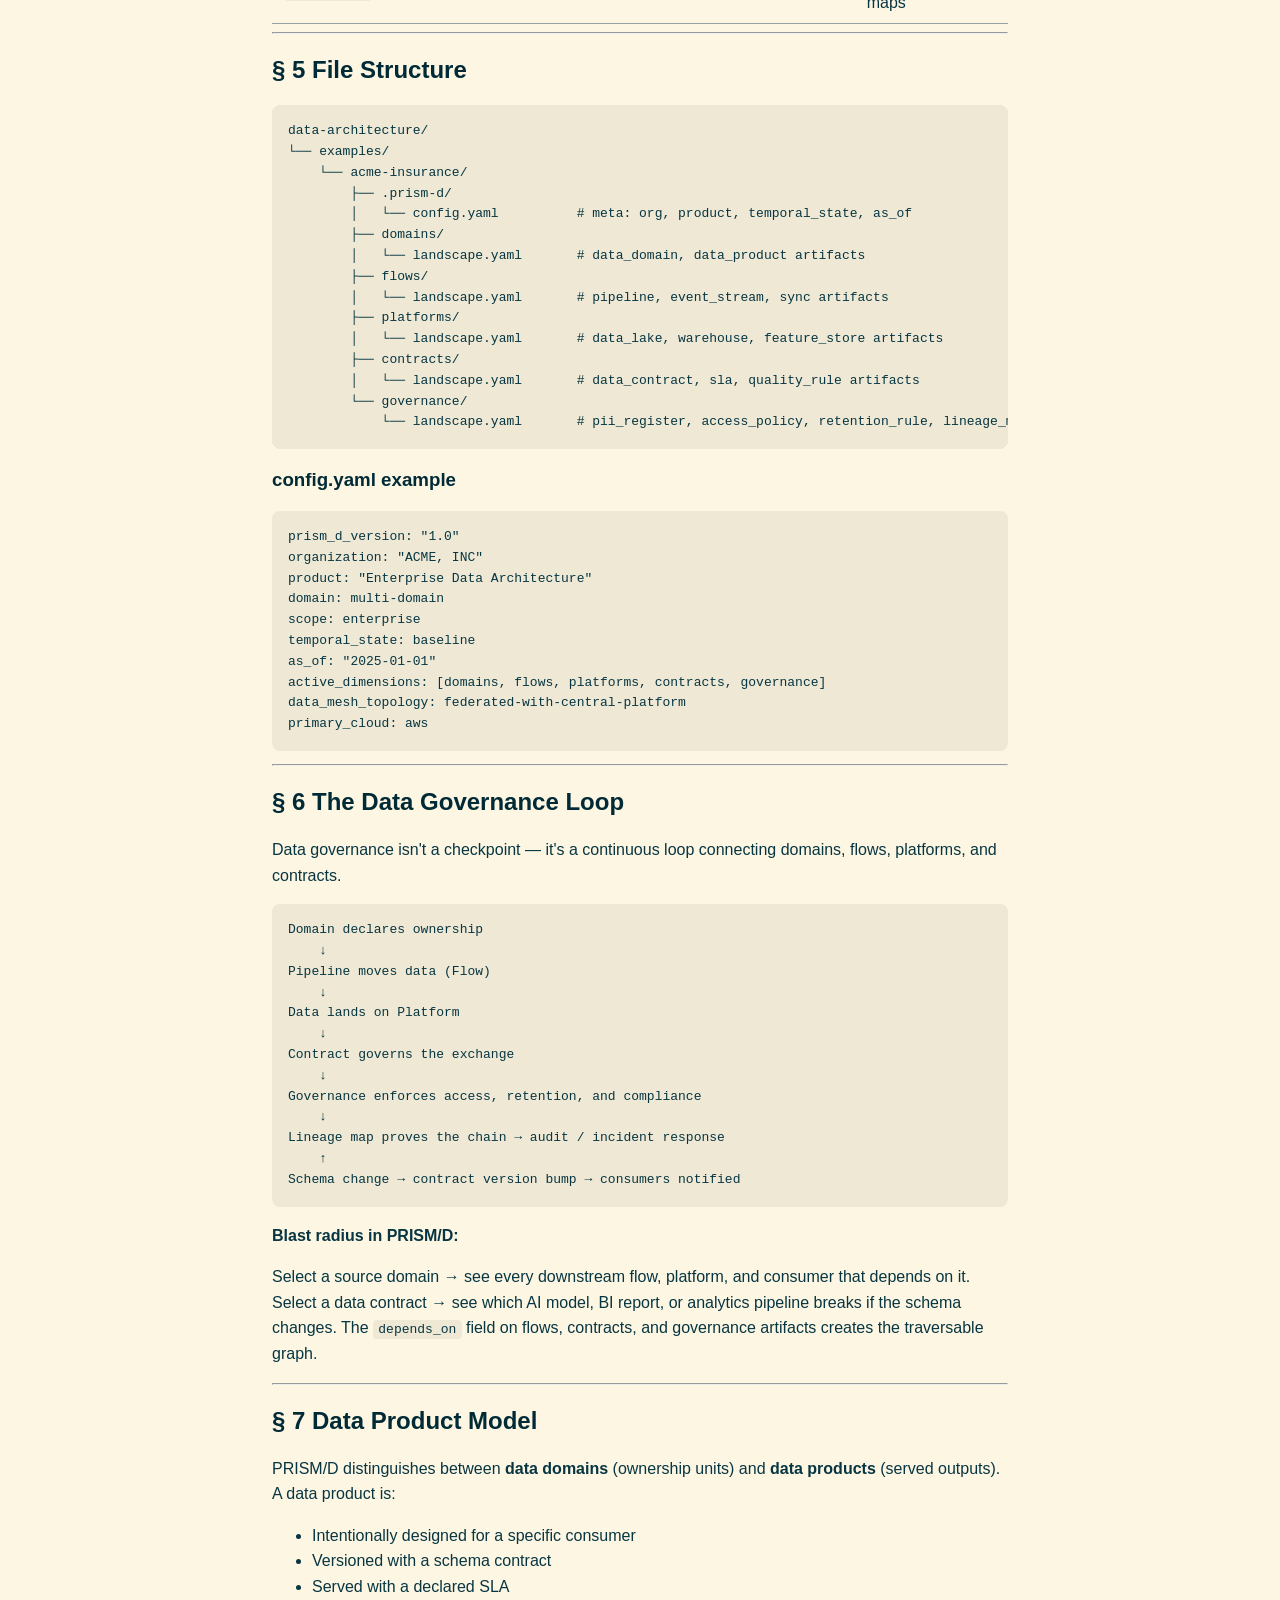
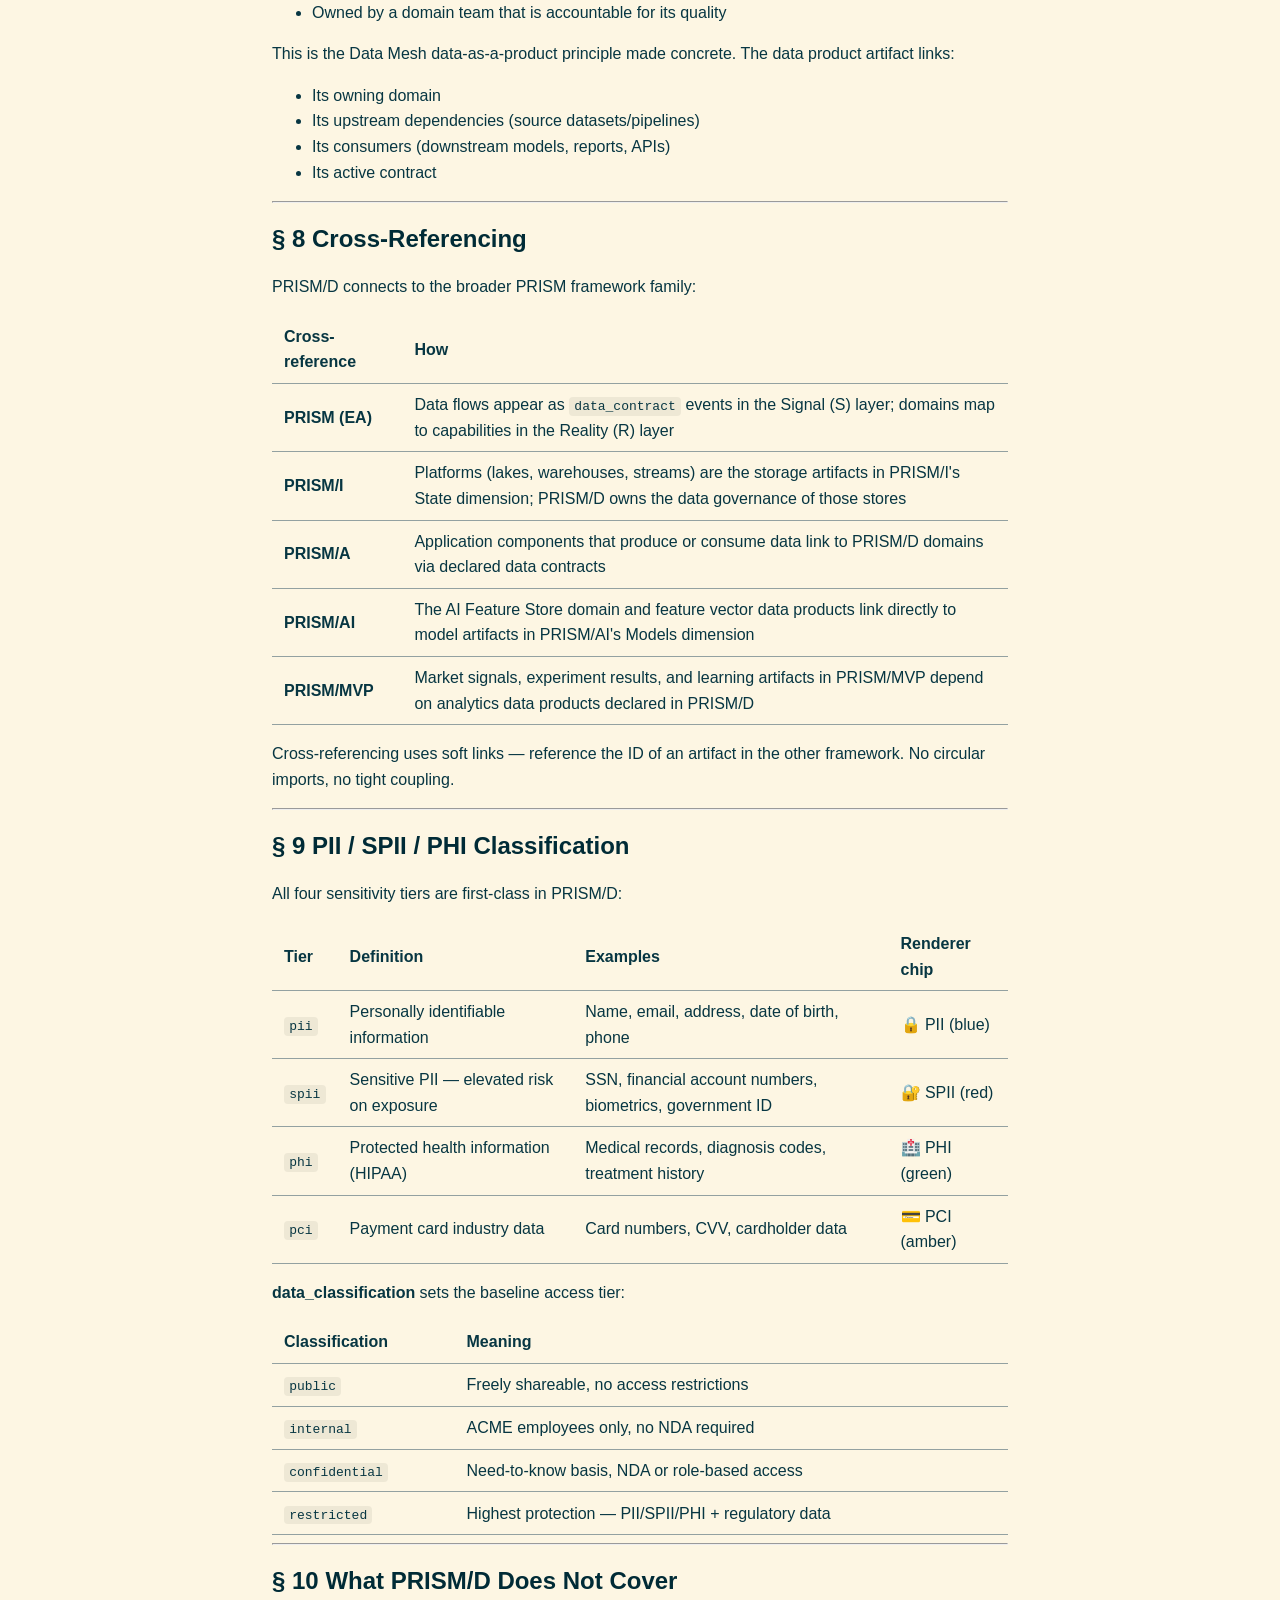
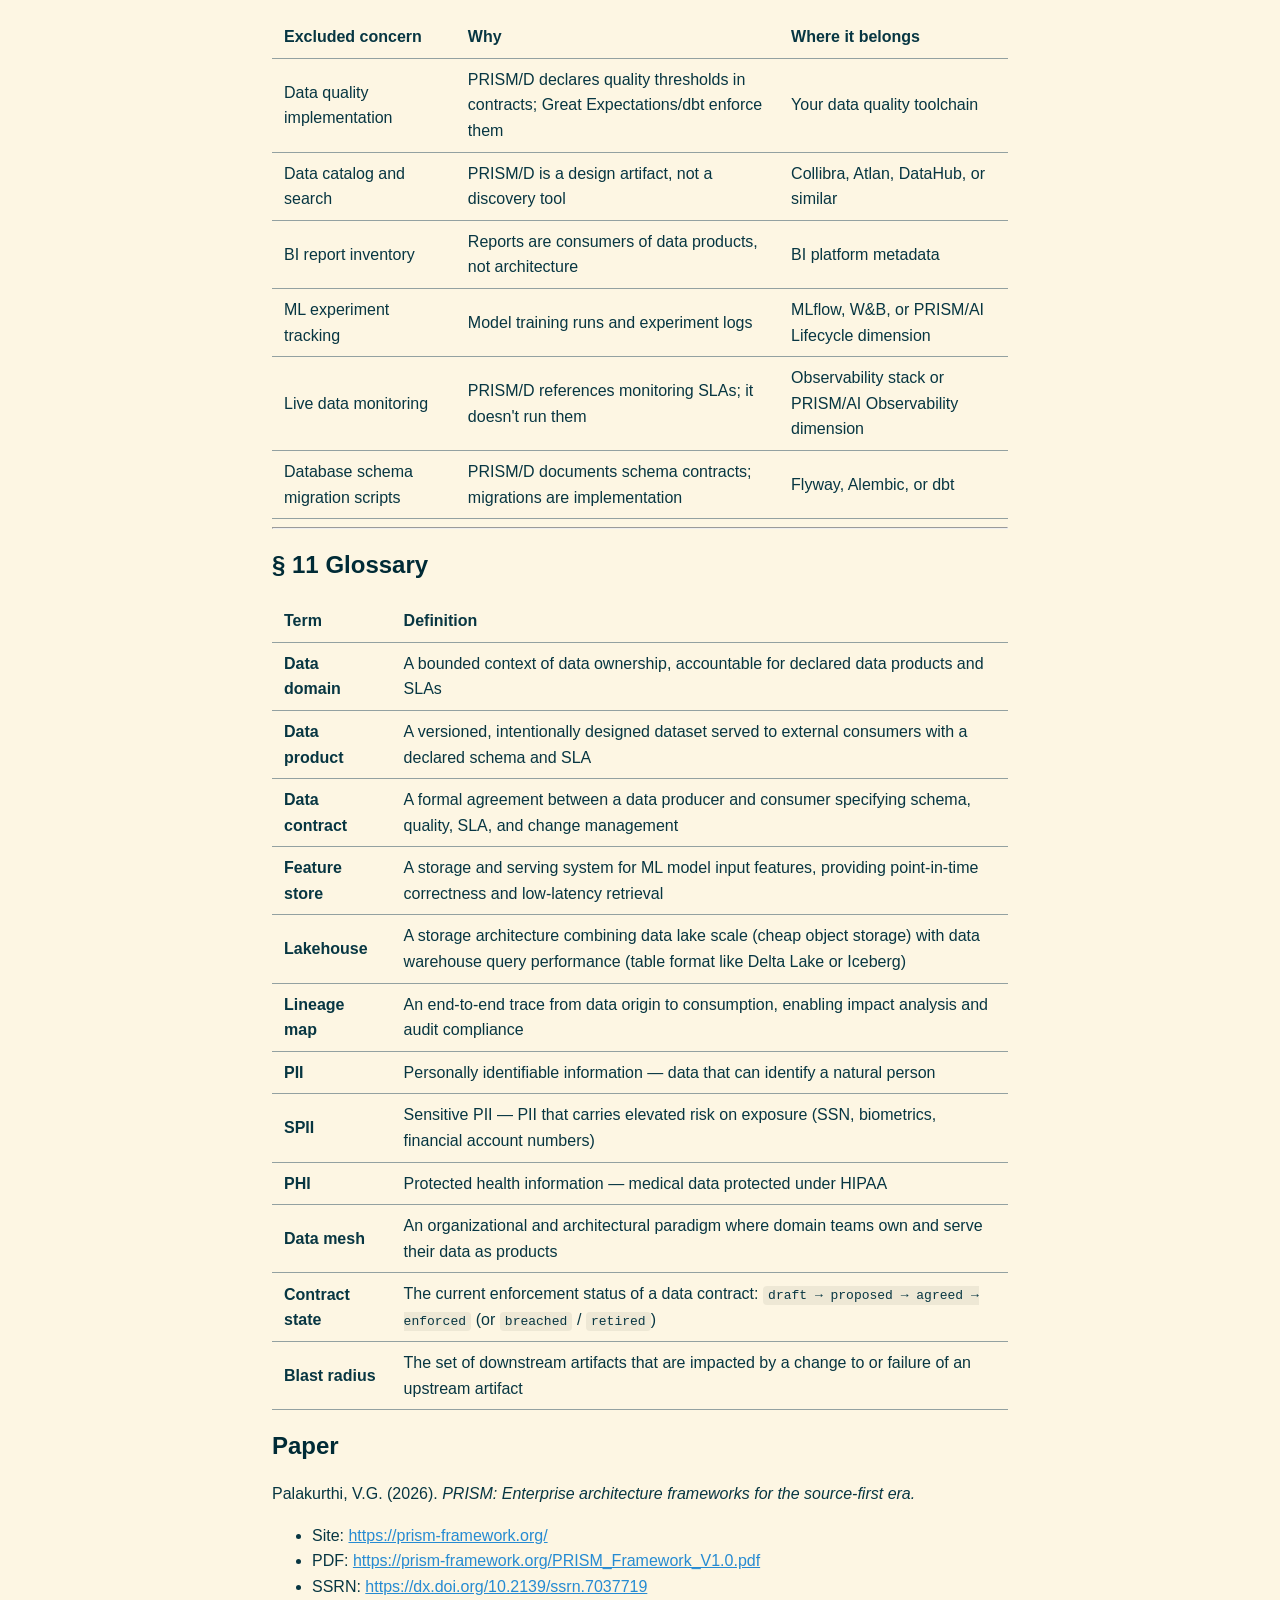
<file: specs/data-architecture/index.html>
<!doctype html>
<html lang="en">
<head>
<meta charset="UTF-8">
<meta name="viewport" content="width=device-width,initial-scale=1">
<title>PRISM/D — Data Architecture Spec | PRISM Framework</title>
<meta name="description" content="Data domains, flows, contracts, platforms, and governance — in one landscape.">
<meta name="robots" content="index, follow">
<link rel="canonical" href="https://prism-framework.org/specs/data-architecture/">
<meta property="og:type" content="article">
<meta property="og:title" content="PRISM/D — Data Architecture Spec | PRISM Framework">
<meta property="og:description" content="Data domains, flows, contracts, platforms, and governance — in one landscape.">
<meta property="og:url" content="https://prism-framework.org/specs/data-architecture/">
<link rel="alternate" type="text/markdown" href="https://prism-framework.org/specs/data-architecture.md">
<style>
  :root { color-scheme: light; }
  body { max-width: 46rem; margin: 0 auto; padding: 2.5rem 1.5rem 4rem; font-family: -apple-system, BlinkMacSystemFont, "Segoe UI", sans-serif; line-height: 1.6; color: #073642; background: #fdf6e3; }
  a { color: #268bd2; }
  nav { margin-bottom: 2rem; font-size: 0.9rem; }
  nav a { text-decoration: none; }
  h1, h2, h3, h4 { color: #002b36; line-height: 1.3; }
  pre { background: #eee8d5; padding: 1rem; border-radius: 0.5rem; overflow-x: auto; }
  code { background: #eee8d5; padding: 0.15em 0.4em; border-radius: 0.25rem; }
  pre code { background: none; padding: 0; }
  table { border-collapse: collapse; width: 100%; }
  th, td { border-bottom: 1px solid #93a1a1; padding: 0.5em 0.75em; text-align: left; }
  blockquote { border-left: 3px solid #93a1a1; margin-left: 0; padding-left: 1rem; color: #586e75; }
</style>
</head>
<body>
<nav><a href="https://prism-framework.org/">&larr; PRISM</a></nav>
<p><a href="https://prism-framework.org/specs/data-architecture.md">View raw markdown</a></p>
<p>Schemas: <a href="https://prism-framework.org/specs/data-architecture/schemas/config.schema.json">config.schema.json</a> &middot; <a href="https://prism-framework.org/specs/data-architecture/schemas/contracts.schema.json">contracts.schema.json</a> &middot; <a href="https://prism-framework.org/specs/data-architecture/schemas/domains.schema.json">domains.schema.json</a> &middot; <a href="https://prism-framework.org/specs/data-architecture/schemas/flows.schema.json">flows.schema.json</a> &middot; <a href="https://prism-framework.org/specs/data-architecture/schemas/governance.schema.json">governance.schema.json</a> &middot; <a href="https://prism-framework.org/specs/data-architecture/schemas/platforms.schema.json">platforms.schema.json</a></p>
<h1>PRISM/D — Data Architecture Landscape Framework</h1>
<blockquote>
<p><strong>Version:</strong> 1.0<br><strong>Status:</strong> Active<br><strong>Licence:</strong> CC BY-SA 4.0<br><strong>Family:</strong> PRISM Frameworks</p>
</blockquote>
<hr>
<h2>§ 1 Overview</h2>
<p>Most organizations have data catalogs, governance policies, quality tools, and lineage diagrams — all in separate systems, all out of sync. PRISM/D is not another catalog. It&#39;s a <strong>landscape view of your data architecture</strong>: who owns what data, how it moves, where it lives, what governs it, and how those pieces connect.</p>
<p>PRISM/D treats data architecture the way PRISM treats enterprise architecture: as a living landscape committed to git, with explicit ownership, cross-cutting blast radius, and no orphaned artifacts.</p>
<h3>What PRISM/D replaces (and what it doesn&#39;t)</h3>
<table>
<thead>
<tr>
<th>Framework / Tool</th>
<th>What it does</th>
<th>Where it falls short</th>
<th>PRISM/D stance</th>
</tr>
</thead>
<tbody><tr>
<td>DAMA-DMBOK</td>
<td>Comprehensive data governance process framework</td>
<td>Committee-centric, heavy, not git-native, no landscape view</td>
<td>Different concern — DAMA defines process, PRISM/D maps architecture</td>
</tr>
<tr>
<td>Data Catalogs (Collibra, Alation)</td>
<td>Metadata discovery and search</td>
<td>Tooling-centric, not an architecture document, expensive, requires data crawling</td>
<td>Complementary — catalog for discovery, PRISM/D for design and architecture decisions</td>
</tr>
<tr>
<td>Data Mesh</td>
<td>Domain ownership principles</td>
<td>Principles only, no standard for mapping or documenting the mesh</td>
<td>PRISM/D is the mapping standard for a data mesh architecture</td>
</tr>
<tr>
<td>Great Expectations / dbt</td>
<td>Data quality enforcement, transformation</td>
<td>Implementation-level, not architecture-level</td>
<td>Data contracts in PRISM/D reference these tools; they don&#39;t replace each other</td>
</tr>
<tr>
<td>PRISM (EA)</td>
<td>Enterprise architecture landscape</td>
<td>Treats data as a sub-artifact type — no data domain ownership, pipeline lineage, or governance model</td>
<td>PRISM/D adds depth the EA view lacks</td>
</tr>
<tr>
<td>PRISM/I</td>
<td>Infrastructure landscape</td>
<td>Storage platforms appear as infra; data domains, flows, contracts, governance don&#39;t</td>
<td>Complementary — PRISM/I shows where data lives physically; PRISM/D shows what data exists and how it&#39;s governed</td>
</tr>
</tbody></table>
<h3>The core assertion</h3>
<p>Data architecture has exactly five concerns. Every data architecture decision maps to one of them.</p>
<ol>
<li><strong>Who owns what data</strong> — without domain ownership, data governance is theater</li>
<li><strong>How data moves</strong> — pipelines, streams, and syncs are architecture decisions, not plumbing</li>
<li><strong>Where data lives</strong> — platform choice has cascade effects on cost, compliance, and performance</li>
<li><strong>What agreements govern exchange</strong> — schemas and SLAs are contracts; contracts have states</li>
<li><strong>Who can access what, under what rules</strong> — access, retention, PII, lineage: the governance layer</li>
</ol>
<p>These five concerns become five dimensions.</p>
<hr>
<h2>§ 2 Foundational Principles</h2>
<h3>Git-native (Architecture as Code)</h3>
<p>Every PRISM/D landscape lives in a directory committed to source control. Data architecture decisions are first-class code — architecture as code applied to data: reviewed, versioned, merged. A schema deprecation, a domain ownership transfer, a new pipeline — all committed, all traceable.</p>
<h3>Domain ownership as a first-class concept</h3>
<p>Data Mesh taught the industry that domain ownership matters more than centralized data teams. PRISM/D operationalizes this: every dataset and data product has a declared owning team. Ownership determines SLA accountability, access policy authority, and incident response routing.</p>
<h3>Data products over raw datasets</h3>
<p>PRISM/D distinguishes raw datasets from <strong>data products</strong> — intentionally designed, versioned, and served datasets with a declared consumer, schema contract, and SLA. A raw claims dump is a dataset. A curated feature vector served to an AI model is a data product.</p>
<h3>Lineage as architecture</h3>
<p>End-to-end lineage — from source domain to pipeline to platform to consumer — is an architecture concern, not a metadata search result. PRISM/D captures lineage as explicit <code>depends_on</code> links, making blast radius traversal possible: change a source schema → see every downstream consumer at risk.</p>
<h3>PII/SPII/PHI are first-class fields</h3>
<p>Sensitive data classification isn&#39;t a compliance checkbox bolted on later. <code>data_sensitivity</code>, <code>data_classification</code>, and <code>compliance_frameworks</code> are required fields on any artifact that touches regulated data. The landscape renders them visually.</p>
<h3>Schema version: &quot;1.0&quot;</h3>
<hr>
<h2>§ 3 Five Dimensions — The Why</h2>
<p>Each dimension answers exactly one question. Together they answer everything about a data architecture.</p>
<table>
<thead>
<tr>
<th>#</th>
<th>Dimension</th>
<th>The one question it answers</th>
</tr>
</thead>
<tbody><tr>
<td>1</td>
<td><strong>Domains</strong></td>
<td>What data exists and who owns it?</td>
</tr>
<tr>
<td>2</td>
<td><strong>Flows</strong></td>
<td>How does data move from source to consumer?</td>
</tr>
<tr>
<td>3</td>
<td><strong>Platforms</strong></td>
<td>Where is data stored and processed?</td>
</tr>
<tr>
<td>4</td>
<td><strong>Contracts</strong></td>
<td>What agreements govern data exchange?</td>
</tr>
<tr>
<td>5</td>
<td><strong>Governance</strong></td>
<td>Who can access what, under what rules?</td>
</tr>
</tbody></table>
<p><strong>Why five, not more?</strong></p>
<p>A sixth dimension always reduces to one of these five. &quot;Data quality&quot; belongs in Contracts (quality rules are contract terms). &quot;Data observability&quot; belongs in Contracts or Governance (breach detection is contract enforcement). &quot;MDM&quot; belongs in Domains (master data is a domain concern). &quot;Reporting&quot; belongs in Flows and Platforms. Every proposed sixth dimension was an artifact type within an existing dimension, not a new dimension.</p>
<p><strong>Why not fewer?</strong></p>
<p>Four dimensions loses the distinction between Contracts and Governance — they look similar but aren&#39;t. Contracts define the rules of exchange between producer and consumer. Governance defines who is allowed to exchange at all. Merging them hides accountability.</p>
<hr>
<h2>§ 4 Dimensions and Artifact Types</h2>
<h3>4.1 Domains</h3>
<p><strong>The question:</strong> What data exists and who owns it?</p>
<p>Domains define the bounded contexts of data ownership. A domain owns its source data, publishes data products for consumers, and is accountable for the SLAs of its products. This is the Data Mesh ownership model operationalized.</p>
<table>
<thead>
<tr>
<th>Artifact Type</th>
<th>Purpose</th>
</tr>
</thead>
<tbody><tr>
<td><code>data_domain</code></td>
<td>A bounded data ownership context — claims, policy, customer, etc.</td>
</tr>
<tr>
<td><code>data_product</code></td>
<td>A versioned, intentionally designed dataset served to external consumers</td>
</tr>
<tr>
<td><code>dataset</code></td>
<td>A raw or intermediate dataset owned by a domain (not served externally)</td>
</tr>
</tbody></table>
<p>Key fields:</p>
<table>
<thead>
<tr>
<th>Field</th>
<th>Values</th>
<th>Required</th>
</tr>
</thead>
<tbody><tr>
<td><code>owner</code></td>
<td>Team or domain name</td>
<td>Yes</td>
</tr>
<tr>
<td><code>domain_type</code></td>
<td><code>source | derived | aggregate | event</code></td>
<td>Yes</td>
</tr>
<tr>
<td><code>data_classification</code></td>
<td><code>public | internal | confidential | restricted</code></td>
<td>Yes</td>
</tr>
<tr>
<td><code>data_sensitivity</code></td>
<td><code>[pii, spii, phi, pci]</code> (list)</td>
<td>When applicable</td>
</tr>
<tr>
<td><code>compliance_frameworks</code></td>
<td><code>[GDPR, CCPA, HIPAA, SOX, PCI-DSS, APRA]</code></td>
<td>When applicable</td>
</tr>
<tr>
<td><code>depends_on</code></td>
<td>List of upstream domain/product IDs</td>
<td>When applicable</td>
</tr>
<tr>
<td><code>maturity</code></td>
<td><code>initial | developing | defined | managed | optimizing</code></td>
<td>Optional — on <code>data_domain</code> only</td>
</tr>
</tbody></table>
<p><strong>domain_type explained:</strong></p>
<ul>
<li><code>source</code> — originates data from a system of record (CRM, claims system, IoT)</li>
<li><code>derived</code> — computed from one or more source domains (feature store, ML features)</li>
<li><code>aggregate</code> — combines multiple domains into a unified view (customer 360, MDM)</li>
<li><code>event</code> — produces event streams rather than stored datasets</li>
</ul>
<h3>4.2 Flows</h3>
<p><strong>The question:</strong> How does data move from source to consumer?</p>
<p>Flows are the pipelines, event streams, and syncs that move data between domains, platforms, and consumers. They are architecture decisions: frequency, latency SLA, transformation pattern, and failure mode all matter.</p>
<table>
<thead>
<tr>
<th>Artifact Type</th>
<th>Purpose</th>
</tr>
</thead>
<tbody><tr>
<td><code>pipeline</code></td>
<td>Batch or streaming transformation pipeline (Spark, dbt, Flink)</td>
</tr>
<tr>
<td><code>event_stream</code></td>
<td>Real-time event bus or message queue (Kafka, Kinesis, Pub/Sub)</td>
</tr>
<tr>
<td><code>sync</code></td>
<td>Direct system-to-system sync or CDC process</td>
</tr>
<tr>
<td><code>data_api</code></td>
<td>Synchronous data serving API (OLTP-style, REST/GraphQL)</td>
</tr>
</tbody></table>
<p>Key fields:</p>
<table>
<thead>
<tr>
<th>Field</th>
<th>Values</th>
<th>Required</th>
</tr>
</thead>
<tbody><tr>
<td><code>source</code></td>
<td>Source domain or system ID</td>
<td>Yes</td>
</tr>
<tr>
<td><code>destination</code></td>
<td>Target platform or consumer ID</td>
<td>Yes</td>
</tr>
<tr>
<td><code>frequency</code></td>
<td><code>real-time | near-real-time | hourly | daily | weekly | on-demand</code></td>
<td>Yes</td>
</tr>
<tr>
<td><code>latency_sla</code></td>
<td>Human-readable SLA (e.g. <code>&lt;200ms</code>, <code>T+1h</code>, <code>T+24h</code>)</td>
<td>Yes</td>
</tr>
<tr>
<td><code>transformation_type</code></td>
<td><code>raw | filtered | aggregated | enriched | normalized | feature-engineered</code></td>
<td>Yes</td>
</tr>
<tr>
<td><code>failure_mode</code></td>
<td>What happens on pipeline failure</td>
<td>Recommended</td>
</tr>
</tbody></table>
<h3>4.3 Platforms</h3>
<p><strong>The question:</strong> Where is data stored and processed?</p>
<p>Platforms are the storage and compute systems that data moves through. Platform choice determines compliance scope, cost model, query capability, and operational complexity.</p>
<table>
<thead>
<tr>
<th>Artifact Type</th>
<th>Purpose</th>
</tr>
</thead>
<tbody><tr>
<td><code>data_lake</code></td>
<td>Object-based raw data storage (S3 + Delta Lake, GCS + Iceberg)</td>
</tr>
<tr>
<td><code>data_warehouse</code></td>
<td>Columnar analytical store (Snowflake, BigQuery, Redshift)</td>
</tr>
<tr>
<td><code>feature_store</code></td>
<td>ML feature serving and storage (Feast, Tecton, Vertex Feature Store)</td>
</tr>
<tr>
<td><code>stream_platform</code></td>
<td>Event streaming infrastructure (Kafka, Kinesis, Pub/Sub)</td>
</tr>
<tr>
<td><code>data_cache</code></td>
<td>Low-latency serving layer (Redis, Memcached)</td>
</tr>
<tr>
<td><code>lakehouse</code></td>
<td>Unified lake + warehouse (Databricks Delta, Apache Iceberg on S3)</td>
</tr>
</tbody></table>
<p>Key fields:</p>
<table>
<thead>
<tr>
<th>Field</th>
<th>Values</th>
<th>Required</th>
</tr>
</thead>
<tbody><tr>
<td><code>technology</code></td>
<td>Technology name</td>
<td>Yes</td>
</tr>
<tr>
<td><code>platform_type</code></td>
<td><code>lake | warehouse | lakehouse | feature_store | stream | cache</code></td>
<td>Yes</td>
</tr>
<tr>
<td><code>deployment</code></td>
<td><code>cloud | on-prem | hybrid | managed-saas</code></td>
<td>Yes</td>
</tr>
<tr>
<td><code>managed_by</code></td>
<td>Team or vendor</td>
<td>Yes</td>
</tr>
<tr>
<td><code>data_classification_max</code></td>
<td>Highest classification allowed on this platform</td>
<td>Yes</td>
</tr>
<tr>
<td><code>compliance_scope</code></td>
<td>Which compliance regimes this platform is certified for</td>
<td>When applicable</td>
</tr>
</tbody></table>
<h3>4.4 Contracts</h3>
<p><strong>The question:</strong> What agreements govern data exchange?</p>
<p>A contract defines the mutual commitment between a data producer and a data consumer. Schema version, quality thresholds, SLAs, and change management protocol are all contract terms. Contracts have states: a <code>breached</code> contract is an incident, not a footnote.</p>
<table>
<thead>
<tr>
<th>Artifact Type</th>
<th>Purpose</th>
</tr>
</thead>
<tbody><tr>
<td><code>data_contract</code></td>
<td>Formal schema + SLA agreement between producer and consumer</td>
</tr>
<tr>
<td><code>schema_def</code></td>
<td>Versioned schema definition (standalone, referenced by contracts)</td>
</tr>
<tr>
<td><code>quality_rule</code></td>
<td>Data quality assertion (completeness, uniqueness, freshness, accuracy)</td>
</tr>
<tr>
<td><code>sla</code></td>
<td>Service level agreement (freshness, availability, latency)</td>
</tr>
</tbody></table>
<p>Key fields:</p>
<table>
<thead>
<tr>
<th>Field</th>
<th>Values</th>
<th>Required</th>
</tr>
</thead>
<tbody><tr>
<td><code>producer</code></td>
<td>Domain or system that produces the data</td>
<td>Yes</td>
</tr>
<tr>
<td><code>consumer</code></td>
<td>Team or system consuming the data</td>
<td>Yes</td>
</tr>
<tr>
<td><code>schema_version</code></td>
<td>Semantic version string</td>
<td>Yes</td>
</tr>
<tr>
<td><code>contract_state</code></td>
<td><code>draft | proposed | agreed | enforced | breached | retired</code></td>
<td>Yes</td>
</tr>
<tr>
<td><code>enforcement</code></td>
<td><code>advisory | enforced | breaking</code></td>
<td>Yes</td>
</tr>
<tr>
<td><code>quality_threshold</code></td>
<td>Human-readable quality requirement</td>
<td>Recommended</td>
</tr>
<tr>
<td><code>change_protocol</code></td>
<td>What happens when producer changes the schema</td>
<td>Recommended</td>
</tr>
</tbody></table>
<p><strong>Contract state lifecycle:</strong></p>
<pre><code>draft → proposed → agreed → enforced
                         ↘ breached → (remediate) → enforced
                                    ↘ retired
</code></pre>
<h3>4.5 Governance</h3>
<p><strong>The question:</strong> Who can access what, under what rules?</p>
<p>Governance covers the four enforcement mechanisms that protect data: access control, PII/SPII/PHI classification, retention rules, and regulatory compliance obligations. These aren&#39;t policy documents — they&#39;re architecture artifacts that link to specific domains, platforms, and flows.</p>
<table>
<thead>
<tr>
<th>Artifact Type</th>
<th>Purpose</th>
</tr>
</thead>
<tbody><tr>
<td><code>pii_register</code></td>
<td>Inventory of PII fields by domain, with legal basis</td>
</tr>
<tr>
<td><code>spii_register</code></td>
<td>Inventory of SPII/PHI/PCI fields — elevated risk</td>
</tr>
<tr>
<td><code>access_policy</code></td>
<td>Who can access which data, under what conditions</td>
</tr>
<tr>
<td><code>retention_rule</code></td>
<td>How long data is retained, under which regulation</td>
</tr>
<tr>
<td><code>lineage_map</code></td>
<td>End-to-end data lineage from source to consumer</td>
</tr>
<tr>
<td><code>compliance_control</code></td>
<td>Specific compliance obligation and its implementation</td>
</tr>
</tbody></table>
<p>Key fields:</p>
<table>
<thead>
<tr>
<th>Field</th>
<th>Values</th>
<th>Required</th>
</tr>
</thead>
<tbody><tr>
<td><code>data_classification</code></td>
<td><code>public | internal | confidential | restricted</code></td>
<td>Yes</td>
</tr>
<tr>
<td><code>legal_basis</code></td>
<td><code>consent | legitimate-interest | legal-obligation | contract</code></td>
<td>For PII</td>
</tr>
<tr>
<td><code>regulation</code></td>
<td><code>GDPR | CCPA | HIPAA | SOX | PCI-DSS | APRA | state-law</code></td>
<td>When applicable</td>
</tr>
<tr>
<td><code>retention_period</code></td>
<td>Duration and trigger (e.g. <code>7 years from claim close</code>)</td>
<td>For retention rules</td>
</tr>
<tr>
<td><code>audit_required</code></td>
<td>boolean — whether access must be logged for audit</td>
<td>When applicable</td>
</tr>
<tr>
<td><code>depends_on</code></td>
<td>Linked domain or platform IDs</td>
<td>Yes for lineage maps</td>
</tr>
</tbody></table>
<hr>
<h2>§ 5 File Structure</h2>
<pre><code>data-architecture/
└── examples/
    └── acme-insurance/
        ├── .prism-d/
        │   └── config.yaml          # meta: org, product, temporal_state, as_of
        ├── domains/
        │   └── landscape.yaml       # data_domain, data_product artifacts
        ├── flows/
        │   └── landscape.yaml       # pipeline, event_stream, sync artifacts
        ├── platforms/
        │   └── landscape.yaml       # data_lake, warehouse, feature_store artifacts
        ├── contracts/
        │   └── landscape.yaml       # data_contract, sla, quality_rule artifacts
        └── governance/
            └── landscape.yaml       # pii_register, access_policy, retention_rule, lineage_map
</code></pre>
<h3>config.yaml example</h3>
<pre><code class="language-yaml">prism_d_version: &quot;1.0&quot;
organization: &quot;ACME, INC&quot;
product: &quot;Enterprise Data Architecture&quot;
domain: multi-domain
scope: enterprise
temporal_state: baseline
as_of: &quot;2025-01-01&quot;
active_dimensions: [domains, flows, platforms, contracts, governance]
data_mesh_topology: federated-with-central-platform
primary_cloud: aws
</code></pre>
<hr>
<h2>§ 6 The Data Governance Loop</h2>
<p>Data governance isn&#39;t a checkpoint — it&#39;s a continuous loop connecting domains, flows, platforms, and contracts.</p>
<pre><code>Domain declares ownership
    ↓
Pipeline moves data (Flow)
    ↓
Data lands on Platform
    ↓
Contract governs the exchange
    ↓
Governance enforces access, retention, and compliance
    ↓
Lineage map proves the chain → audit / incident response
    ↑
Schema change → contract version bump → consumers notified
</code></pre>
<p><strong>Blast radius in PRISM/D:</strong></p>
<p>Select a source domain → see every downstream flow, platform, and consumer that depends on it. Select a data contract → see which AI model, BI report, or analytics pipeline breaks if the schema changes. The <code>depends_on</code> field on flows, contracts, and governance artifacts creates the traversable graph.</p>
<hr>
<h2>§ 7 Data Product Model</h2>
<p>PRISM/D distinguishes between <strong>data domains</strong> (ownership units) and <strong>data products</strong> (served outputs). A data product is:</p>
<ul>
<li>Intentionally designed for a specific consumer</li>
<li>Versioned with a schema contract</li>
<li>Served with a declared SLA</li>
<li>Owned by a domain team that is accountable for its quality</li>
</ul>
<p>This is the Data Mesh data-as-a-product principle made concrete. The data product artifact links:</p>
<ul>
<li>Its owning domain</li>
<li>Its upstream dependencies (source datasets/pipelines)</li>
<li>Its consumers (downstream models, reports, APIs)</li>
<li>Its active contract</li>
</ul>
<hr>
<h2>§ 8 Cross-Referencing</h2>
<p>PRISM/D connects to the broader PRISM framework family:</p>
<table>
<thead>
<tr>
<th>Cross-reference</th>
<th>How</th>
</tr>
</thead>
<tbody><tr>
<td><strong>PRISM (EA)</strong></td>
<td>Data flows appear as <code>data_contract</code> events in the Signal (S) layer; domains map to capabilities in the Reality (R) layer</td>
</tr>
<tr>
<td><strong>PRISM/I</strong></td>
<td>Platforms (lakes, warehouses, streams) are the storage artifacts in PRISM/I&#39;s State dimension; PRISM/D owns the data governance of those stores</td>
</tr>
<tr>
<td><strong>PRISM/A</strong></td>
<td>Application components that produce or consume data link to PRISM/D domains via declared data contracts</td>
</tr>
<tr>
<td><strong>PRISM/AI</strong></td>
<td>The AI Feature Store domain and feature vector data products link directly to model artifacts in PRISM/AI&#39;s Models dimension</td>
</tr>
<tr>
<td><strong>PRISM/MVP</strong></td>
<td>Market signals, experiment results, and learning artifacts in PRISM/MVP depend on analytics data products declared in PRISM/D</td>
</tr>
</tbody></table>
<p>Cross-referencing uses soft links — reference the ID of an artifact in the other framework. No circular imports, no tight coupling.</p>
<hr>
<h2>§ 9 PII / SPII / PHI Classification</h2>
<p>All four sensitivity tiers are first-class in PRISM/D:</p>
<table>
<thead>
<tr>
<th>Tier</th>
<th>Definition</th>
<th>Examples</th>
<th>Renderer chip</th>
</tr>
</thead>
<tbody><tr>
<td><code>pii</code></td>
<td>Personally identifiable information</td>
<td>Name, email, address, date of birth, phone</td>
<td>🔒 PII (blue)</td>
</tr>
<tr>
<td><code>spii</code></td>
<td>Sensitive PII — elevated risk on exposure</td>
<td>SSN, financial account numbers, biometrics, government ID</td>
<td>🔐 SPII (red)</td>
</tr>
<tr>
<td><code>phi</code></td>
<td>Protected health information (HIPAA)</td>
<td>Medical records, diagnosis codes, treatment history</td>
<td>🏥 PHI (green)</td>
</tr>
<tr>
<td><code>pci</code></td>
<td>Payment card industry data</td>
<td>Card numbers, CVV, cardholder data</td>
<td>💳 PCI (amber)</td>
</tr>
</tbody></table>
<p><strong>data_classification</strong> sets the baseline access tier:</p>
<table>
<thead>
<tr>
<th>Classification</th>
<th>Meaning</th>
</tr>
</thead>
<tbody><tr>
<td><code>public</code></td>
<td>Freely shareable, no access restrictions</td>
</tr>
<tr>
<td><code>internal</code></td>
<td>ACME employees only, no NDA required</td>
</tr>
<tr>
<td><code>confidential</code></td>
<td>Need-to-know basis, NDA or role-based access</td>
</tr>
<tr>
<td><code>restricted</code></td>
<td>Highest protection — PII/SPII/PHI + regulatory data</td>
</tr>
</tbody></table>
<hr>
<h2>§ 10 What PRISM/D Does Not Cover</h2>
<table>
<thead>
<tr>
<th>Excluded concern</th>
<th>Why</th>
<th>Where it belongs</th>
</tr>
</thead>
<tbody><tr>
<td>Data quality implementation</td>
<td>PRISM/D declares quality thresholds in contracts; Great Expectations/dbt enforce them</td>
<td>Your data quality toolchain</td>
</tr>
<tr>
<td>Data catalog and search</td>
<td>PRISM/D is a design artifact, not a discovery tool</td>
<td>Collibra, Atlan, DataHub, or similar</td>
</tr>
<tr>
<td>BI report inventory</td>
<td>Reports are consumers of data products, not architecture</td>
<td>BI platform metadata</td>
</tr>
<tr>
<td>ML experiment tracking</td>
<td>Model training runs and experiment logs</td>
<td>MLflow, W&amp;B, or PRISM/AI Lifecycle dimension</td>
</tr>
<tr>
<td>Live data monitoring</td>
<td>PRISM/D references monitoring SLAs; it doesn&#39;t run them</td>
<td>Observability stack or PRISM/AI Observability dimension</td>
</tr>
<tr>
<td>Database schema migration scripts</td>
<td>PRISM/D documents schema contracts; migrations are implementation</td>
<td>Flyway, Alembic, or dbt</td>
</tr>
</tbody></table>
<hr>
<h2>§ 11 Glossary</h2>
<table>
<thead>
<tr>
<th>Term</th>
<th>Definition</th>
</tr>
</thead>
<tbody><tr>
<td><strong>Data domain</strong></td>
<td>A bounded context of data ownership, accountable for declared data products and SLAs</td>
</tr>
<tr>
<td><strong>Data product</strong></td>
<td>A versioned, intentionally designed dataset served to external consumers with a declared schema and SLA</td>
</tr>
<tr>
<td><strong>Data contract</strong></td>
<td>A formal agreement between a data producer and consumer specifying schema, quality, SLA, and change management</td>
</tr>
<tr>
<td><strong>Feature store</strong></td>
<td>A storage and serving system for ML model input features, providing point-in-time correctness and low-latency retrieval</td>
</tr>
<tr>
<td><strong>Lakehouse</strong></td>
<td>A storage architecture combining data lake scale (cheap object storage) with data warehouse query performance (table format like Delta Lake or Iceberg)</td>
</tr>
<tr>
<td><strong>Lineage map</strong></td>
<td>An end-to-end trace from data origin to consumption, enabling impact analysis and audit compliance</td>
</tr>
<tr>
<td><strong>PII</strong></td>
<td>Personally identifiable information — data that can identify a natural person</td>
</tr>
<tr>
<td><strong>SPII</strong></td>
<td>Sensitive PII — PII that carries elevated risk on exposure (SSN, biometrics, financial account numbers)</td>
</tr>
<tr>
<td><strong>PHI</strong></td>
<td>Protected health information — medical data protected under HIPAA</td>
</tr>
<tr>
<td><strong>Data mesh</strong></td>
<td>An organizational and architectural paradigm where domain teams own and serve their data as products</td>
</tr>
<tr>
<td><strong>Contract state</strong></td>
<td>The current enforcement status of a data contract: <code>draft → proposed → agreed → enforced</code> (or <code>breached</code> / <code>retired</code>)</td>
</tr>
<tr>
<td><strong>Blast radius</strong></td>
<td>The set of downstream artifacts that are impacted by a change to or failure of an upstream artifact</td>
</tr>
</tbody></table>
<h2>Paper</h2>
<p>Palakurthi, V.G. (2026). <em>PRISM: Enterprise architecture frameworks for the source-first era.</em></p>
<ul>
<li>Site: <a href="https://prism-framework.org/">https://prism-framework.org/</a></li>
<li>PDF: <a href="https://prism-framework.org/PRISM_Framework_V1.0.pdf">https://prism-framework.org/PRISM_Framework_V1.0.pdf</a></li>
<li>SSRN: <a href="https://dx.doi.org/10.2139/ssrn.7037719">https://dx.doi.org/10.2139/ssrn.7037719</a></li>
</ul>

</body>
</html>
</file>
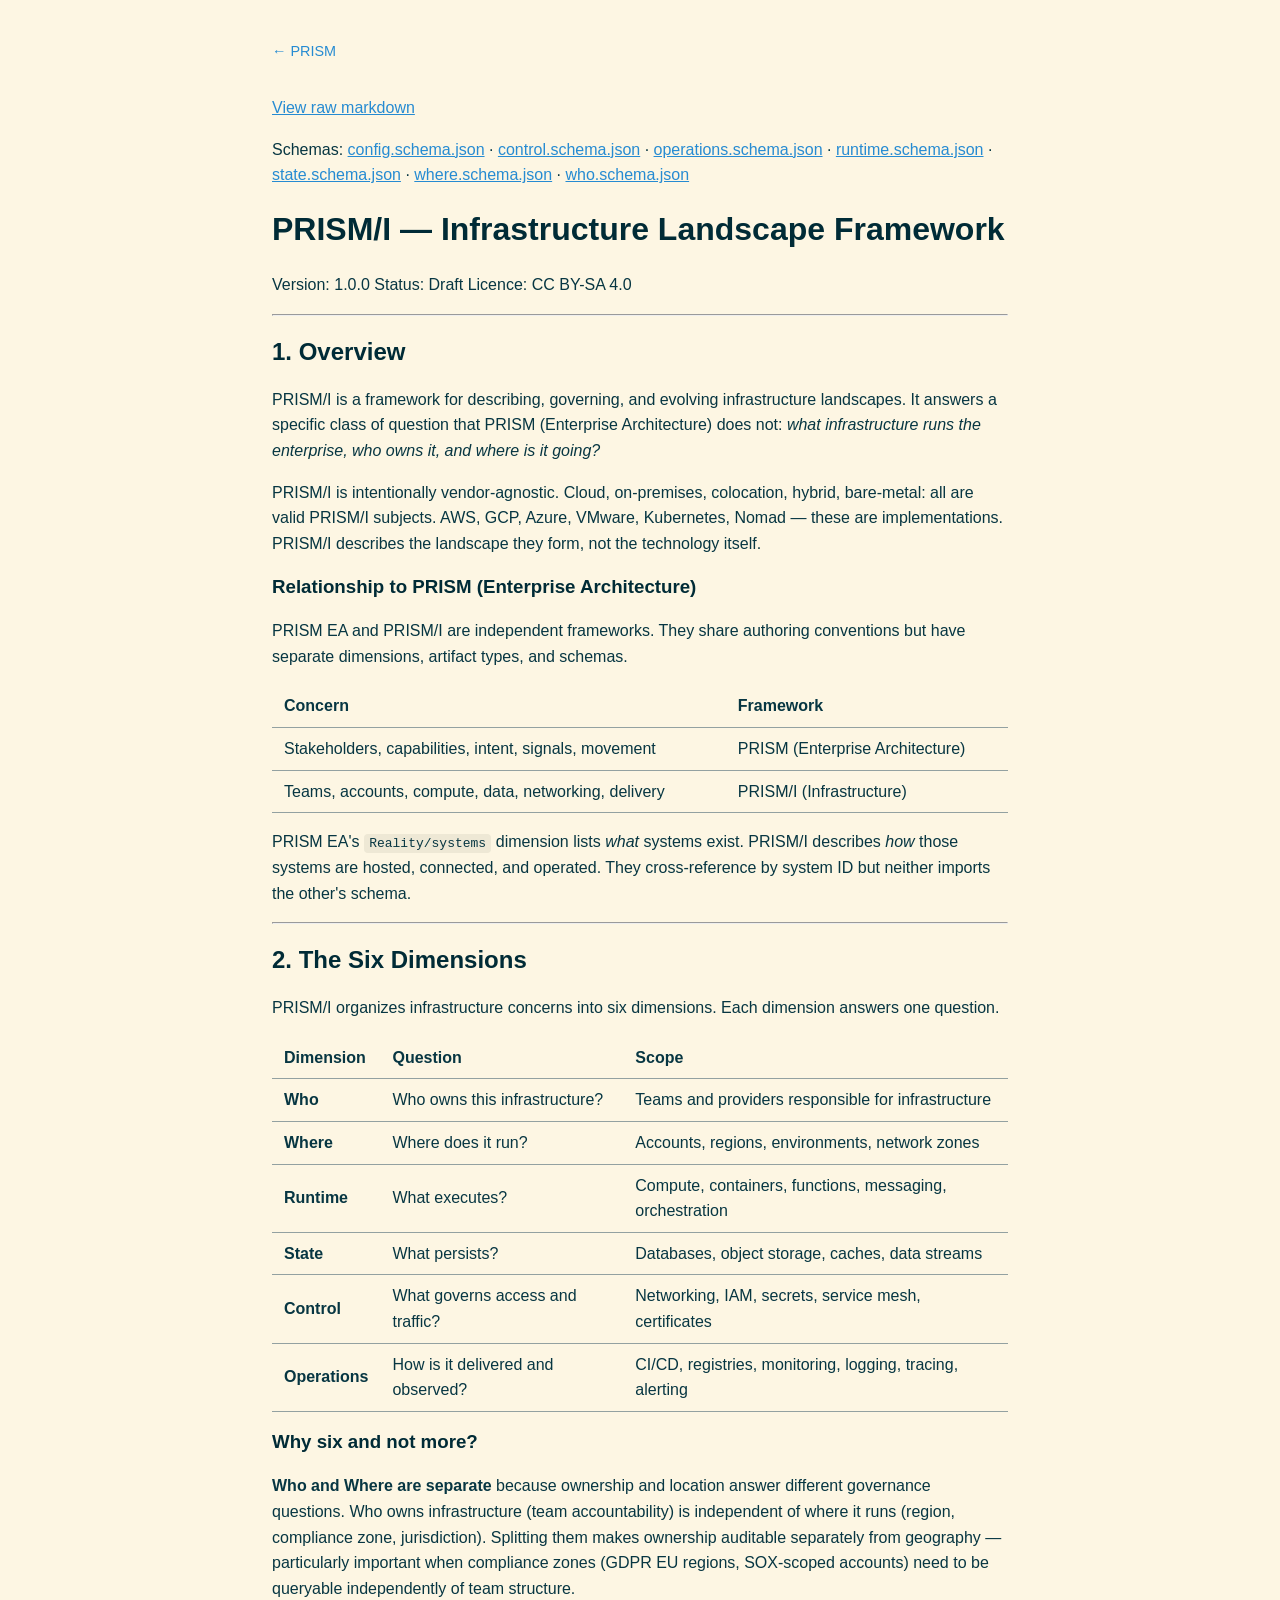
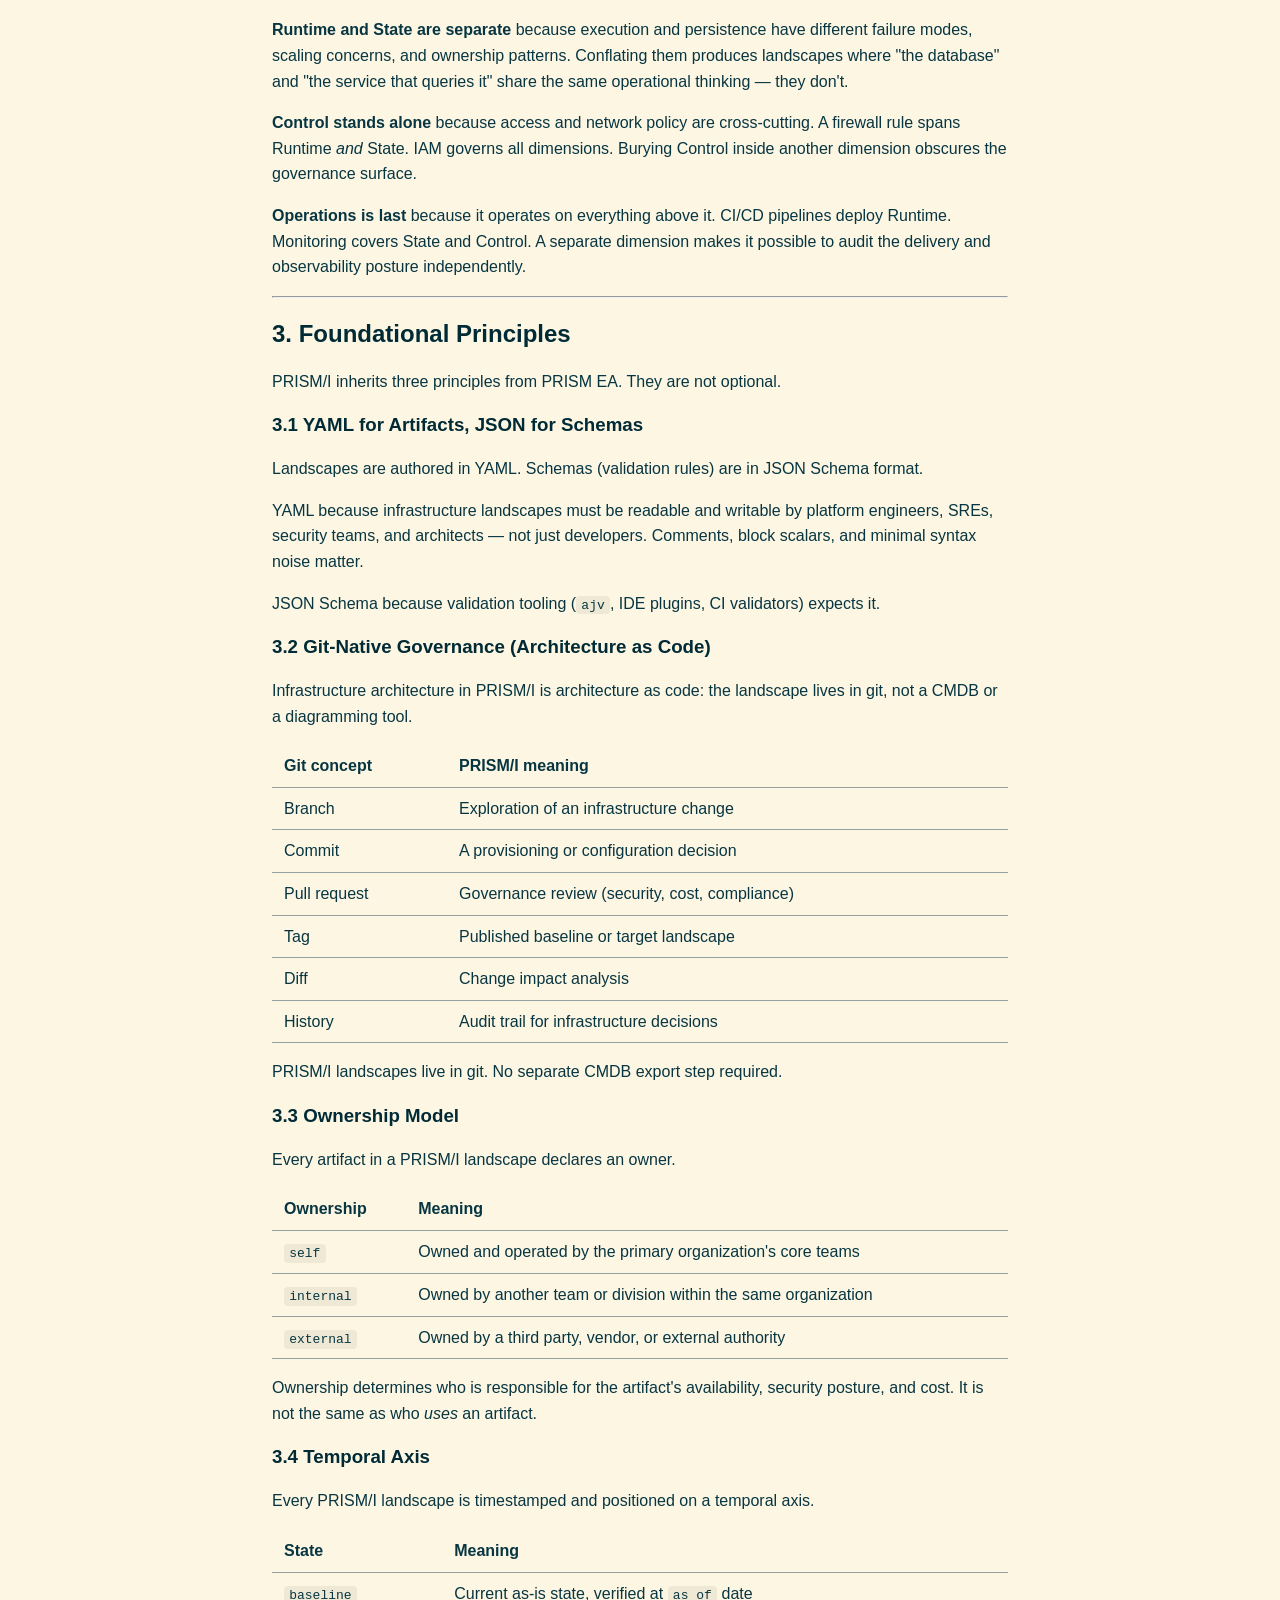
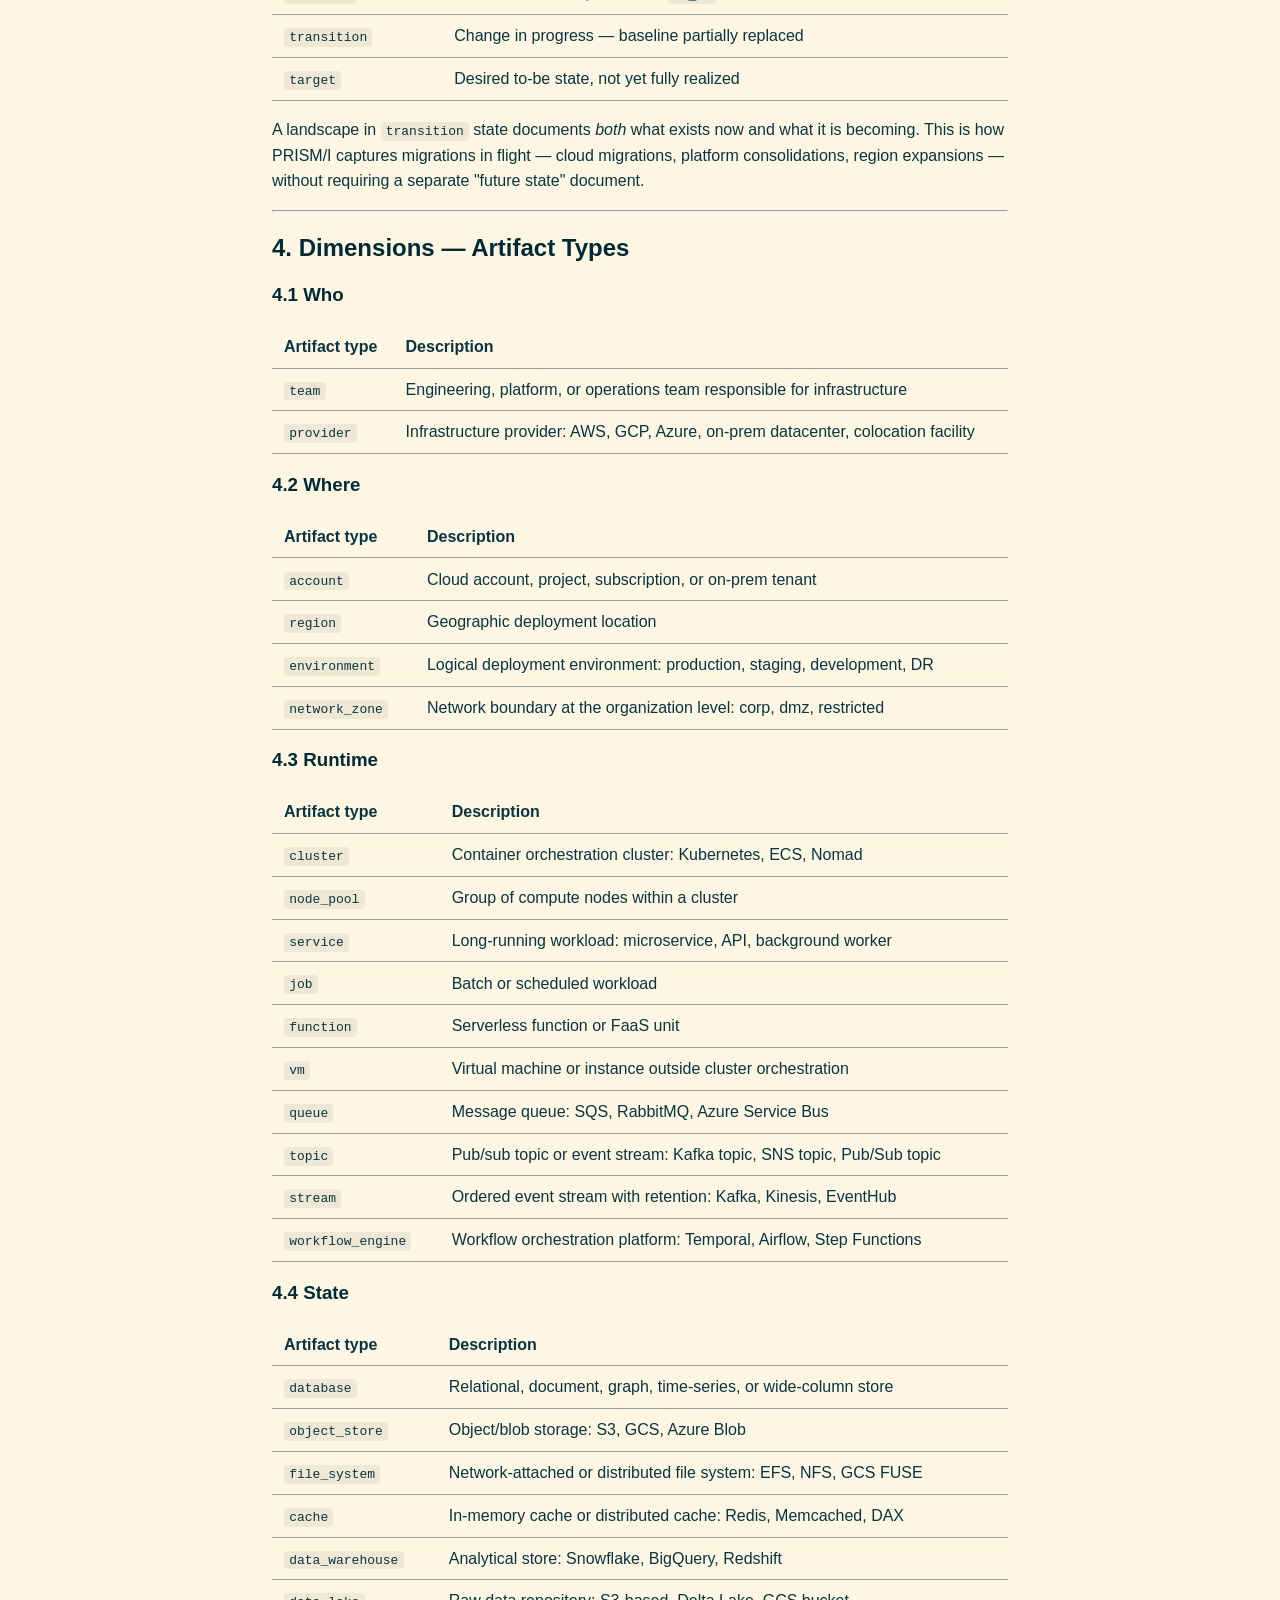
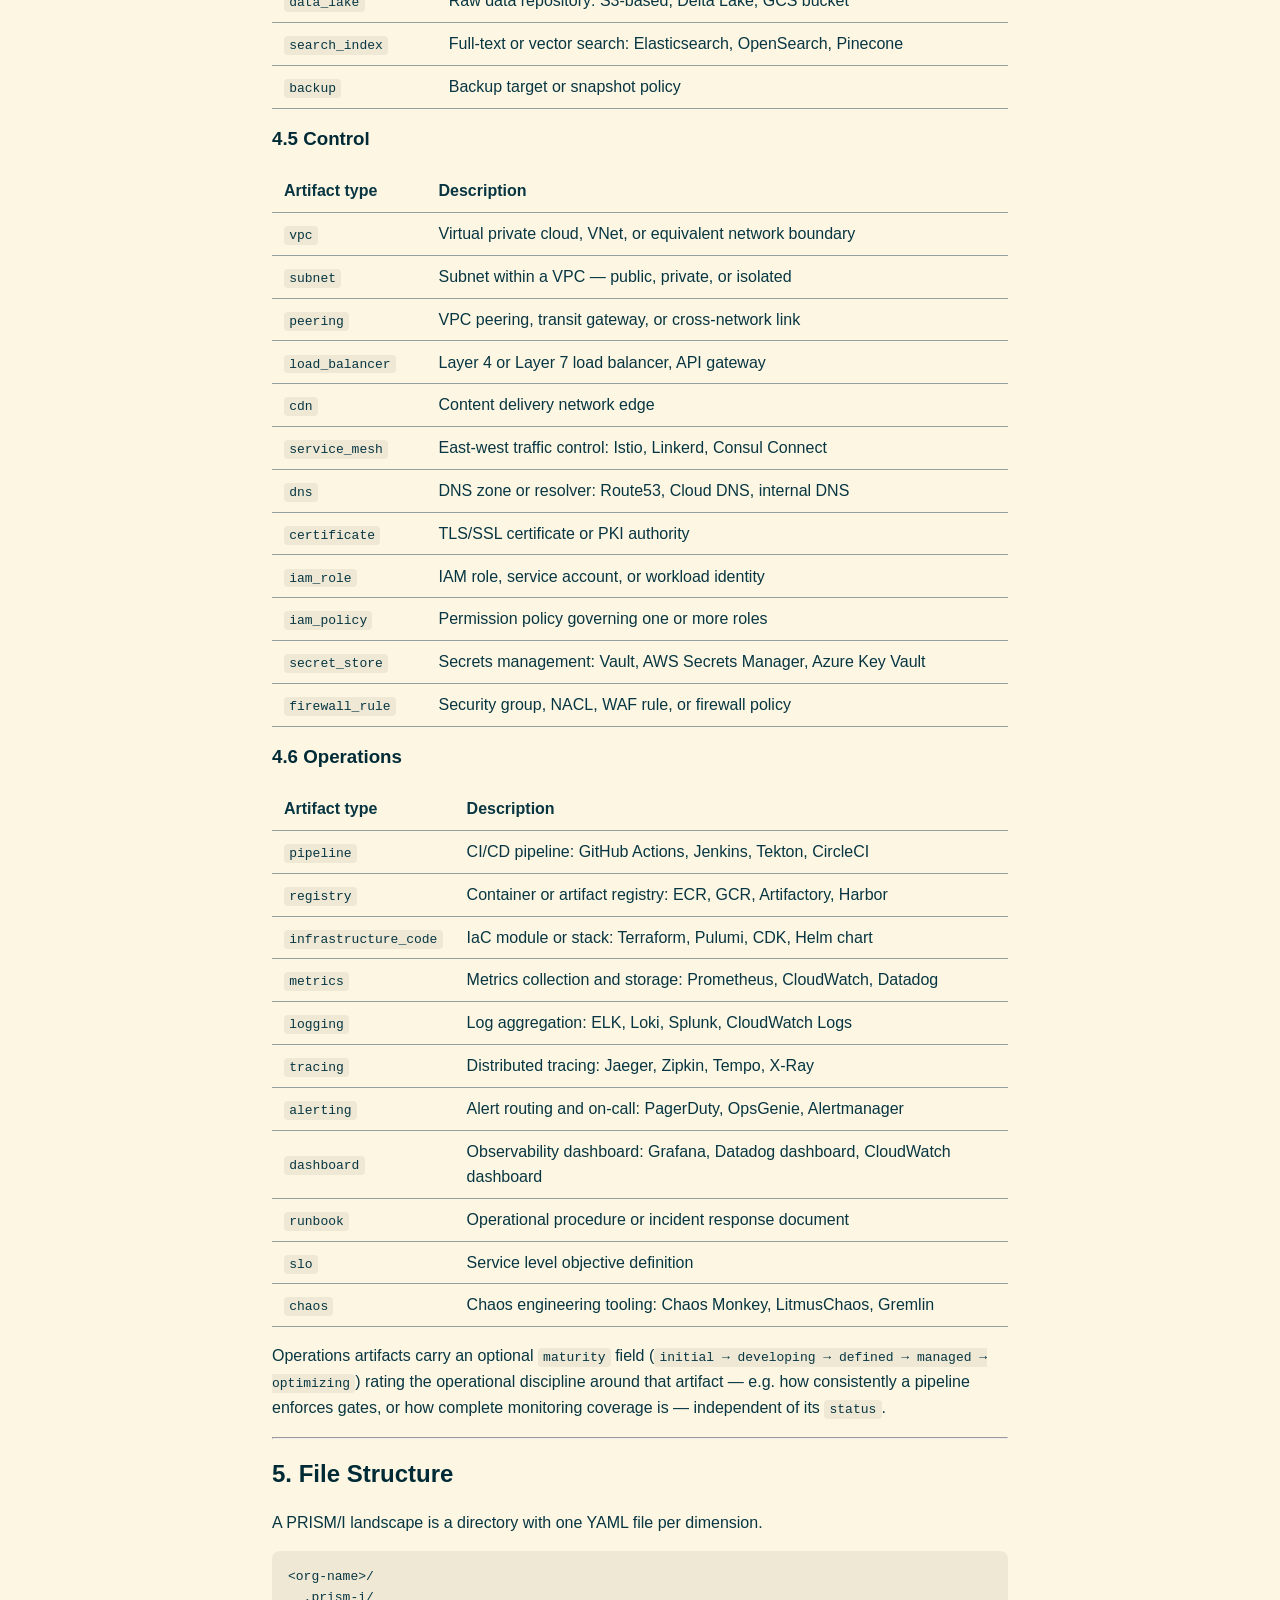
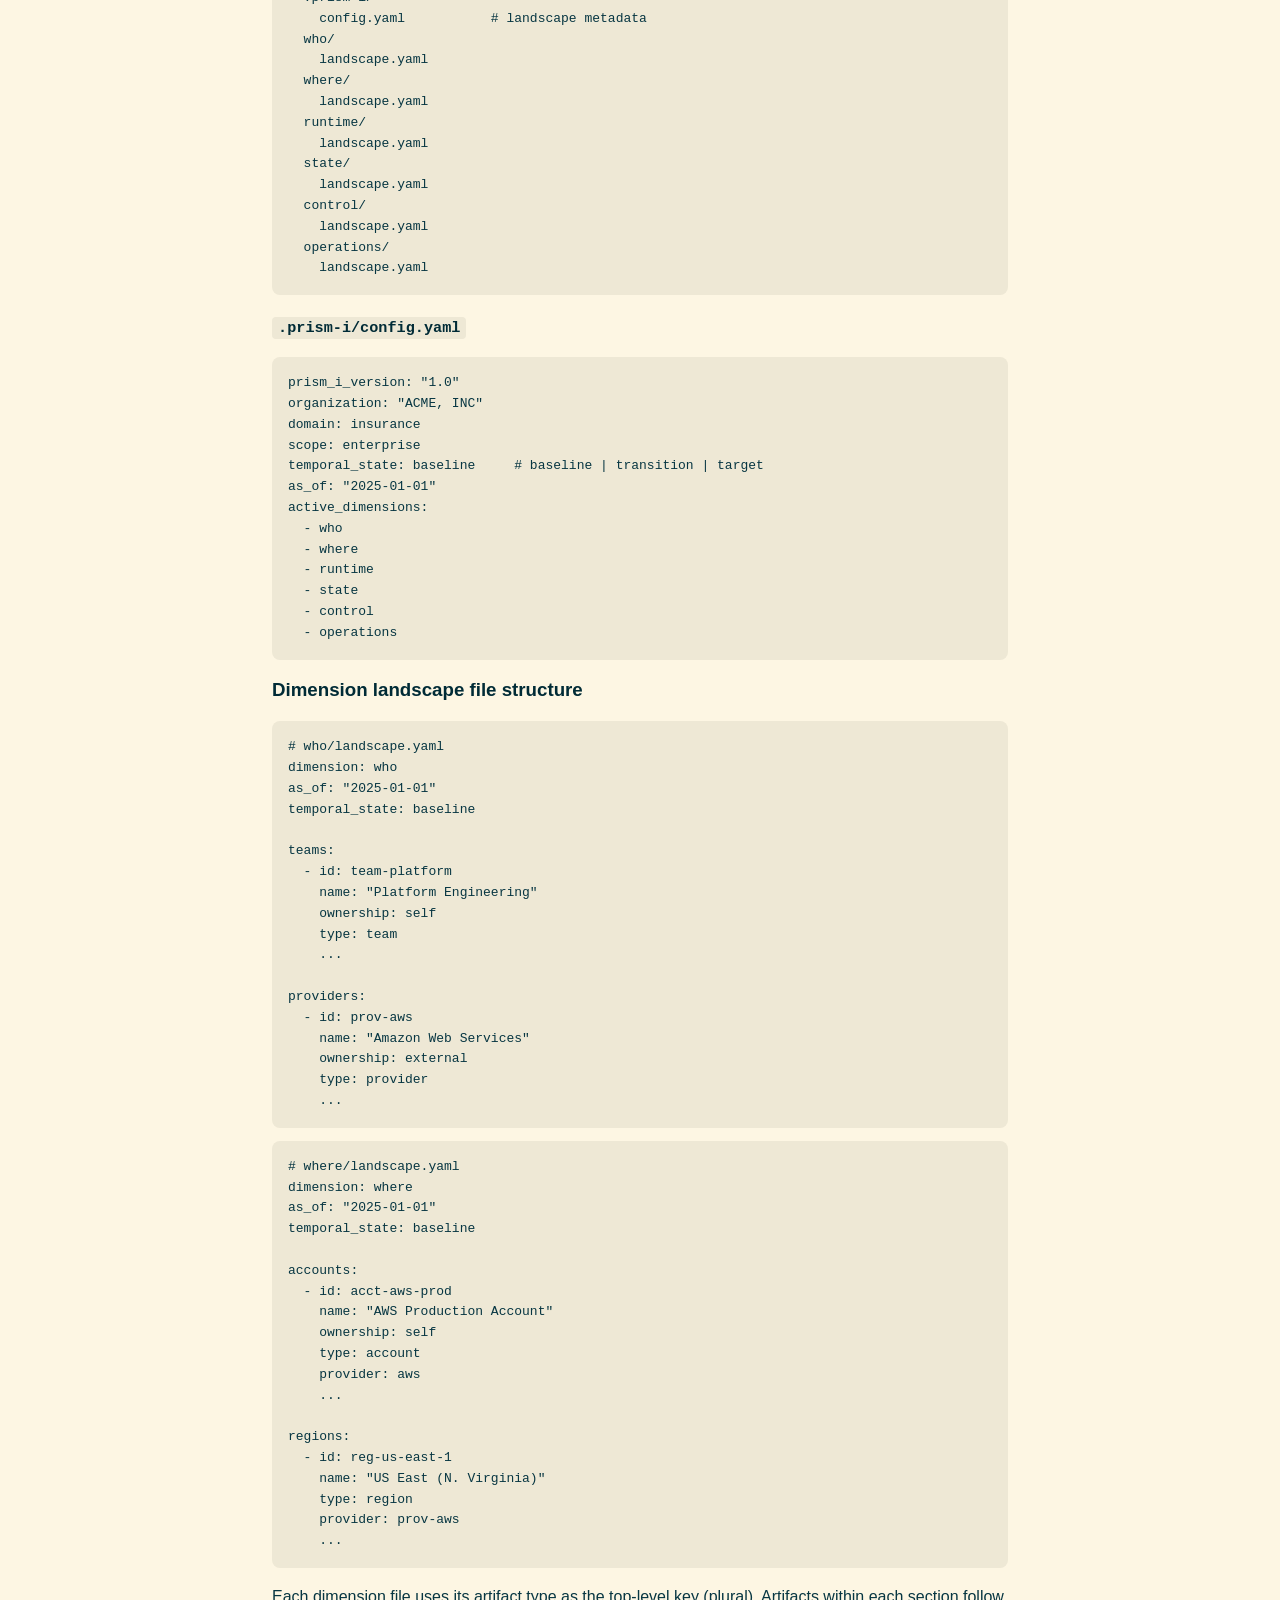
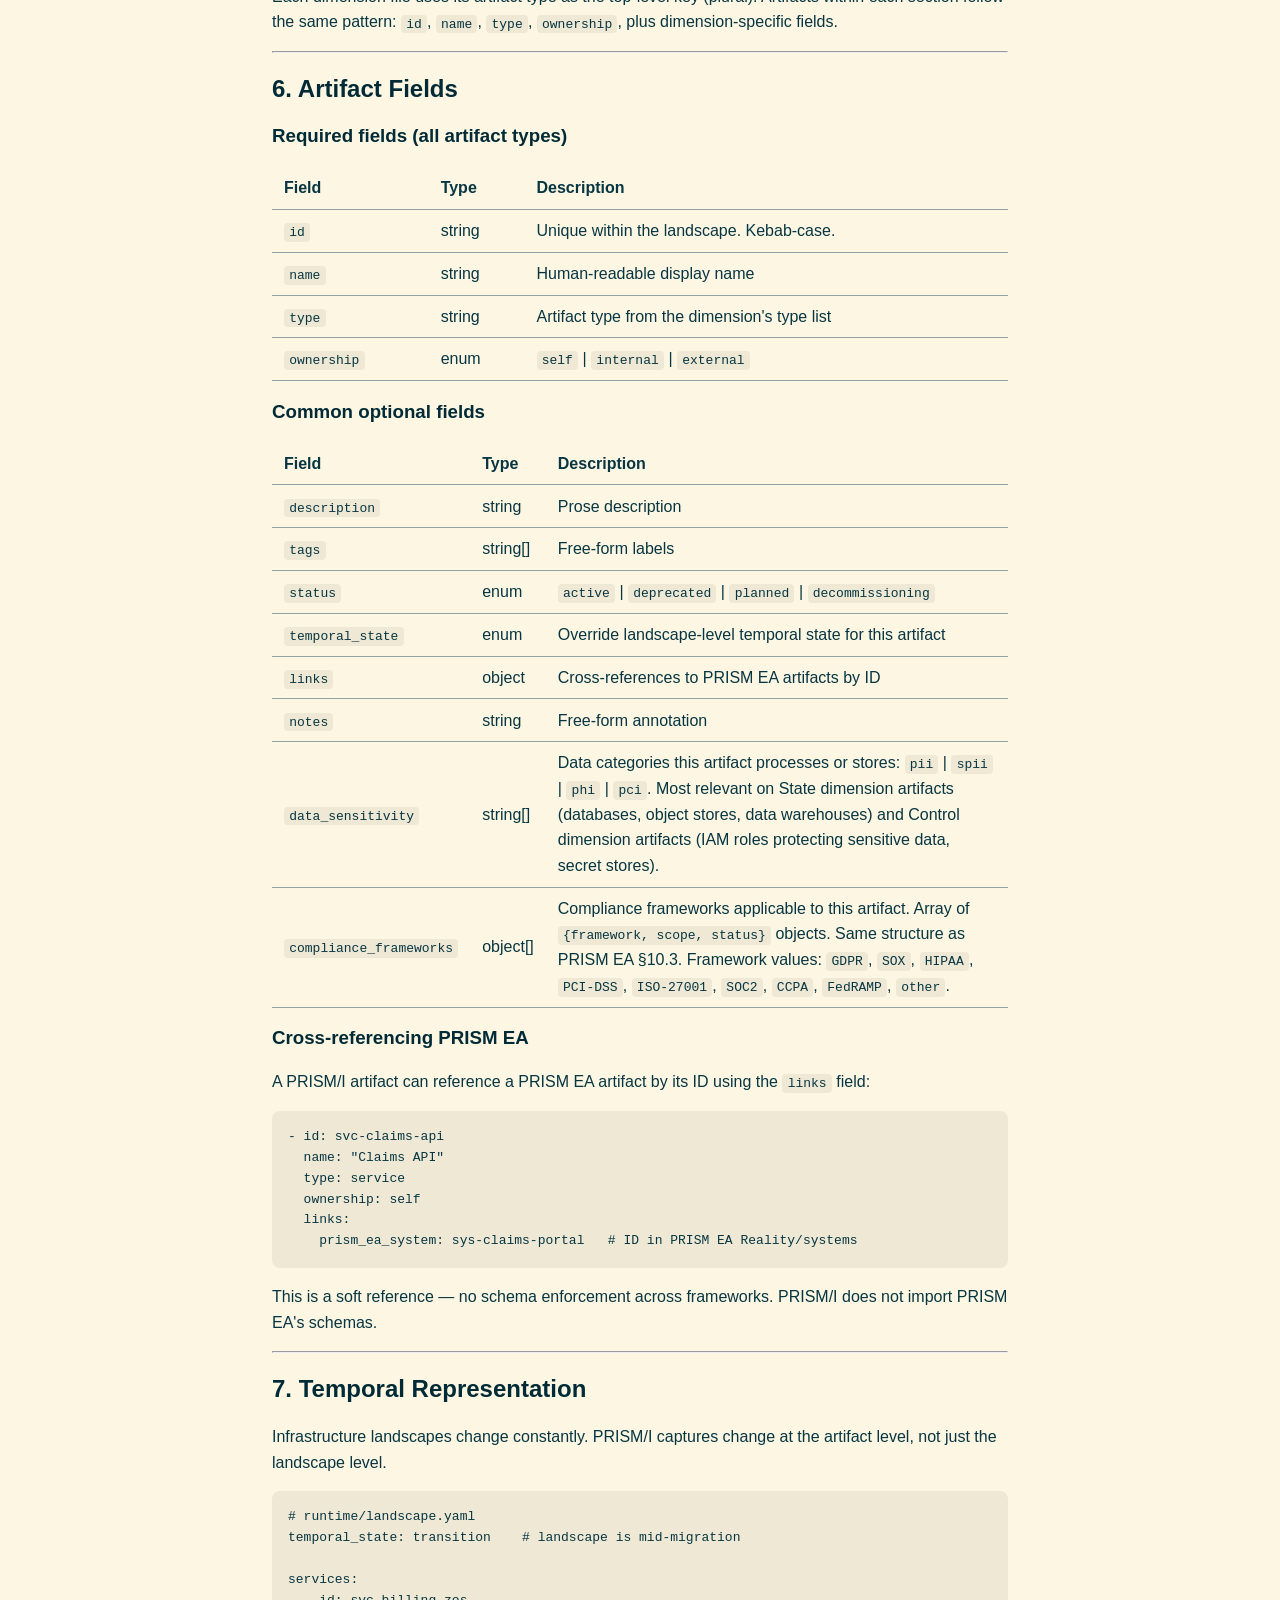
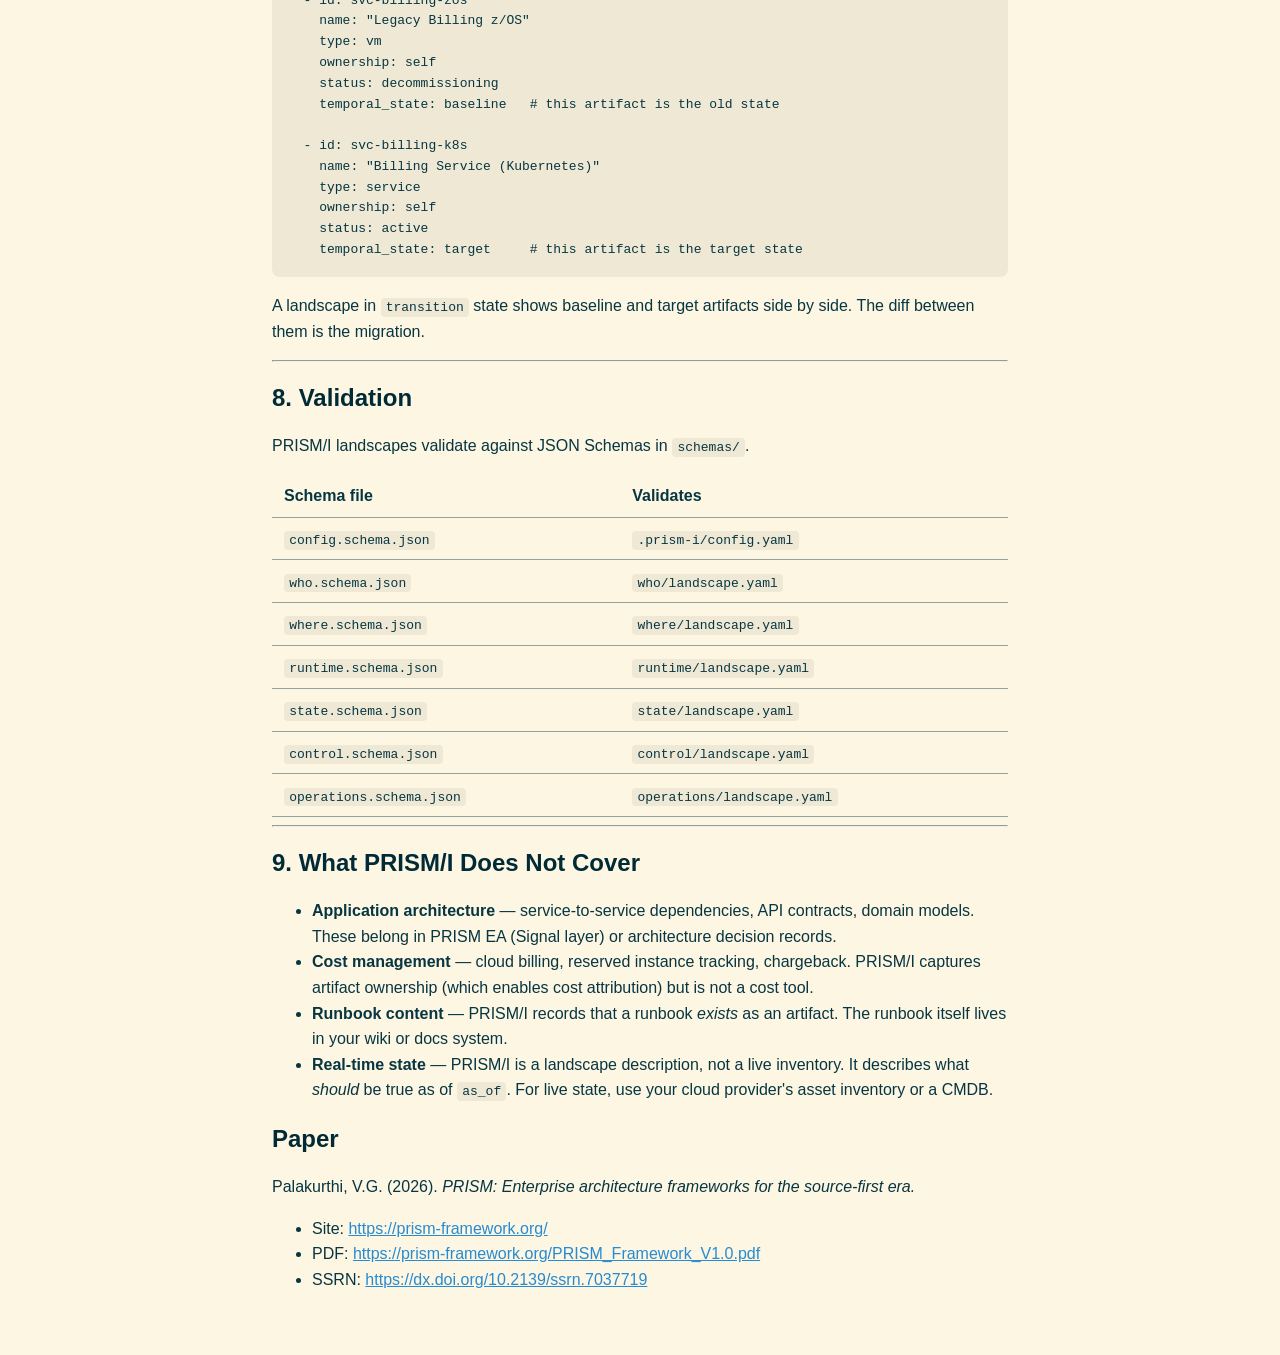
<file: specs/infrastructure/index.html>
<!doctype html>
<html lang="en">
<head>
<meta charset="UTF-8">
<meta name="viewport" content="width=device-width,initial-scale=1">
<title>PRISM/I — Infrastructure Spec | PRISM Framework</title>
<meta name="description" content="What infrastructure runs the enterprise, who owns it, and where it&#39;s going.">
<meta name="robots" content="index, follow">
<link rel="canonical" href="https://prism-framework.org/specs/infrastructure/">
<meta property="og:type" content="article">
<meta property="og:title" content="PRISM/I — Infrastructure Spec | PRISM Framework">
<meta property="og:description" content="What infrastructure runs the enterprise, who owns it, and where it&#39;s going.">
<meta property="og:url" content="https://prism-framework.org/specs/infrastructure/">
<link rel="alternate" type="text/markdown" href="https://prism-framework.org/specs/infrastructure.md">
<style>
  :root { color-scheme: light; }
  body { max-width: 46rem; margin: 0 auto; padding: 2.5rem 1.5rem 4rem; font-family: -apple-system, BlinkMacSystemFont, "Segoe UI", sans-serif; line-height: 1.6; color: #073642; background: #fdf6e3; }
  a { color: #268bd2; }
  nav { margin-bottom: 2rem; font-size: 0.9rem; }
  nav a { text-decoration: none; }
  h1, h2, h3, h4 { color: #002b36; line-height: 1.3; }
  pre { background: #eee8d5; padding: 1rem; border-radius: 0.5rem; overflow-x: auto; }
  code { background: #eee8d5; padding: 0.15em 0.4em; border-radius: 0.25rem; }
  pre code { background: none; padding: 0; }
  table { border-collapse: collapse; width: 100%; }
  th, td { border-bottom: 1px solid #93a1a1; padding: 0.5em 0.75em; text-align: left; }
  blockquote { border-left: 3px solid #93a1a1; margin-left: 0; padding-left: 1rem; color: #586e75; }
</style>
</head>
<body>
<nav><a href="https://prism-framework.org/">&larr; PRISM</a></nav>
<p><a href="https://prism-framework.org/specs/infrastructure.md">View raw markdown</a></p>
<p>Schemas: <a href="https://prism-framework.org/specs/infrastructure/schemas/config.schema.json">config.schema.json</a> &middot; <a href="https://prism-framework.org/specs/infrastructure/schemas/control.schema.json">control.schema.json</a> &middot; <a href="https://prism-framework.org/specs/infrastructure/schemas/operations.schema.json">operations.schema.json</a> &middot; <a href="https://prism-framework.org/specs/infrastructure/schemas/runtime.schema.json">runtime.schema.json</a> &middot; <a href="https://prism-framework.org/specs/infrastructure/schemas/state.schema.json">state.schema.json</a> &middot; <a href="https://prism-framework.org/specs/infrastructure/schemas/where.schema.json">where.schema.json</a> &middot; <a href="https://prism-framework.org/specs/infrastructure/schemas/who.schema.json">who.schema.json</a></p>
<h1>PRISM/I — Infrastructure Landscape Framework</h1>
<p>Version: 1.0.0
Status: Draft
Licence: CC BY-SA 4.0</p>
<hr>
<h2>1. Overview</h2>
<p>PRISM/I is a framework for describing, governing, and evolving infrastructure landscapes. It answers a specific class of question that PRISM (Enterprise Architecture) does not: <em>what infrastructure runs the enterprise, who owns it, and where is it going?</em></p>
<p>PRISM/I is intentionally vendor-agnostic. Cloud, on-premises, colocation, hybrid, bare-metal: all are valid PRISM/I subjects. AWS, GCP, Azure, VMware, Kubernetes, Nomad — these are implementations. PRISM/I describes the landscape they form, not the technology itself.</p>
<h3>Relationship to PRISM (Enterprise Architecture)</h3>
<p>PRISM EA and PRISM/I are independent frameworks. They share authoring conventions but have separate dimensions, artifact types, and schemas.</p>
<table>
<thead>
<tr>
<th>Concern</th>
<th>Framework</th>
</tr>
</thead>
<tbody><tr>
<td>Stakeholders, capabilities, intent, signals, movement</td>
<td>PRISM (Enterprise Architecture)</td>
</tr>
<tr>
<td>Teams, accounts, compute, data, networking, delivery</td>
<td>PRISM/I (Infrastructure)</td>
</tr>
</tbody></table>
<p>PRISM EA&#39;s <code>Reality/systems</code> dimension lists <em>what</em> systems exist. PRISM/I describes <em>how</em> those systems are hosted, connected, and operated. They cross-reference by system ID but neither imports the other&#39;s schema.</p>
<hr>
<h2>2. The Six Dimensions</h2>
<p>PRISM/I organizes infrastructure concerns into six dimensions. Each dimension answers one question.</p>
<table>
<thead>
<tr>
<th>Dimension</th>
<th>Question</th>
<th>Scope</th>
</tr>
</thead>
<tbody><tr>
<td><strong>Who</strong></td>
<td>Who owns this infrastructure?</td>
<td>Teams and providers responsible for infrastructure</td>
</tr>
<tr>
<td><strong>Where</strong></td>
<td>Where does it run?</td>
<td>Accounts, regions, environments, network zones</td>
</tr>
<tr>
<td><strong>Runtime</strong></td>
<td>What executes?</td>
<td>Compute, containers, functions, messaging, orchestration</td>
</tr>
<tr>
<td><strong>State</strong></td>
<td>What persists?</td>
<td>Databases, object storage, caches, data streams</td>
</tr>
<tr>
<td><strong>Control</strong></td>
<td>What governs access and traffic?</td>
<td>Networking, IAM, secrets, service mesh, certificates</td>
</tr>
<tr>
<td><strong>Operations</strong></td>
<td>How is it delivered and observed?</td>
<td>CI/CD, registries, monitoring, logging, tracing, alerting</td>
</tr>
</tbody></table>
<h3>Why six and not more?</h3>
<p><strong>Who and Where are separate</strong> because ownership and location answer different governance questions. Who owns infrastructure (team accountability) is independent of where it runs (region, compliance zone, jurisdiction). Splitting them makes ownership auditable separately from geography — particularly important when compliance zones (GDPR EU regions, SOX-scoped accounts) need to be queryable independently of team structure.</p>
<p><strong>Runtime and State are separate</strong> because execution and persistence have different failure modes, scaling concerns, and ownership patterns. Conflating them produces landscapes where &quot;the database&quot; and &quot;the service that queries it&quot; share the same operational thinking — they don&#39;t.</p>
<p><strong>Control stands alone</strong> because access and network policy are cross-cutting. A firewall rule spans Runtime <em>and</em> State. IAM governs all dimensions. Burying Control inside another dimension obscures the governance surface.</p>
<p><strong>Operations is last</strong> because it operates on everything above it. CI/CD pipelines deploy Runtime. Monitoring covers State and Control. A separate dimension makes it possible to audit the delivery and observability posture independently.</p>
<hr>
<h2>3. Foundational Principles</h2>
<p>PRISM/I inherits three principles from PRISM EA. They are not optional.</p>
<h3>3.1 YAML for Artifacts, JSON for Schemas</h3>
<p>Landscapes are authored in YAML. Schemas (validation rules) are in JSON Schema format.</p>
<p>YAML because infrastructure landscapes must be readable and writable by platform engineers, SREs, security teams, and architects — not just developers. Comments, block scalars, and minimal syntax noise matter.</p>
<p>JSON Schema because validation tooling (<code>ajv</code>, IDE plugins, CI validators) expects it.</p>
<h3>3.2 Git-Native Governance (Architecture as Code)</h3>
<p>Infrastructure architecture in PRISM/I is architecture as code: the landscape lives in git, not a CMDB or a diagramming tool.</p>
<table>
<thead>
<tr>
<th>Git concept</th>
<th>PRISM/I meaning</th>
</tr>
</thead>
<tbody><tr>
<td>Branch</td>
<td>Exploration of an infrastructure change</td>
</tr>
<tr>
<td>Commit</td>
<td>A provisioning or configuration decision</td>
</tr>
<tr>
<td>Pull request</td>
<td>Governance review (security, cost, compliance)</td>
</tr>
<tr>
<td>Tag</td>
<td>Published baseline or target landscape</td>
</tr>
<tr>
<td>Diff</td>
<td>Change impact analysis</td>
</tr>
<tr>
<td>History</td>
<td>Audit trail for infrastructure decisions</td>
</tr>
</tbody></table>
<p>PRISM/I landscapes live in git. No separate CMDB export step required.</p>
<h3>3.3 Ownership Model</h3>
<p>Every artifact in a PRISM/I landscape declares an owner.</p>
<table>
<thead>
<tr>
<th>Ownership</th>
<th>Meaning</th>
</tr>
</thead>
<tbody><tr>
<td><code>self</code></td>
<td>Owned and operated by the primary organization&#39;s core teams</td>
</tr>
<tr>
<td><code>internal</code></td>
<td>Owned by another team or division within the same organization</td>
</tr>
<tr>
<td><code>external</code></td>
<td>Owned by a third party, vendor, or external authority</td>
</tr>
</tbody></table>
<p>Ownership determines who is responsible for the artifact&#39;s availability, security posture, and cost. It is not the same as who <em>uses</em> an artifact.</p>
<h3>3.4 Temporal Axis</h3>
<p>Every PRISM/I landscape is timestamped and positioned on a temporal axis.</p>
<table>
<thead>
<tr>
<th>State</th>
<th>Meaning</th>
</tr>
</thead>
<tbody><tr>
<td><code>baseline</code></td>
<td>Current as-is state, verified at <code>as_of</code> date</td>
</tr>
<tr>
<td><code>transition</code></td>
<td>Change in progress — baseline partially replaced</td>
</tr>
<tr>
<td><code>target</code></td>
<td>Desired to-be state, not yet fully realized</td>
</tr>
</tbody></table>
<p>A landscape in <code>transition</code> state documents <em>both</em> what exists now and what it is becoming. This is how PRISM/I captures migrations in flight — cloud migrations, platform consolidations, region expansions — without requiring a separate &quot;future state&quot; document.</p>
<hr>
<h2>4. Dimensions — Artifact Types</h2>
<h3>4.1 Who</h3>
<table>
<thead>
<tr>
<th>Artifact type</th>
<th>Description</th>
</tr>
</thead>
<tbody><tr>
<td><code>team</code></td>
<td>Engineering, platform, or operations team responsible for infrastructure</td>
</tr>
<tr>
<td><code>provider</code></td>
<td>Infrastructure provider: AWS, GCP, Azure, on-prem datacenter, colocation facility</td>
</tr>
</tbody></table>
<h3>4.2 Where</h3>
<table>
<thead>
<tr>
<th>Artifact type</th>
<th>Description</th>
</tr>
</thead>
<tbody><tr>
<td><code>account</code></td>
<td>Cloud account, project, subscription, or on-prem tenant</td>
</tr>
<tr>
<td><code>region</code></td>
<td>Geographic deployment location</td>
</tr>
<tr>
<td><code>environment</code></td>
<td>Logical deployment environment: production, staging, development, DR</td>
</tr>
<tr>
<td><code>network_zone</code></td>
<td>Network boundary at the organization level: corp, dmz, restricted</td>
</tr>
</tbody></table>
<h3>4.3 Runtime</h3>
<table>
<thead>
<tr>
<th>Artifact type</th>
<th>Description</th>
</tr>
</thead>
<tbody><tr>
<td><code>cluster</code></td>
<td>Container orchestration cluster: Kubernetes, ECS, Nomad</td>
</tr>
<tr>
<td><code>node_pool</code></td>
<td>Group of compute nodes within a cluster</td>
</tr>
<tr>
<td><code>service</code></td>
<td>Long-running workload: microservice, API, background worker</td>
</tr>
<tr>
<td><code>job</code></td>
<td>Batch or scheduled workload</td>
</tr>
<tr>
<td><code>function</code></td>
<td>Serverless function or FaaS unit</td>
</tr>
<tr>
<td><code>vm</code></td>
<td>Virtual machine or instance outside cluster orchestration</td>
</tr>
<tr>
<td><code>queue</code></td>
<td>Message queue: SQS, RabbitMQ, Azure Service Bus</td>
</tr>
<tr>
<td><code>topic</code></td>
<td>Pub/sub topic or event stream: Kafka topic, SNS topic, Pub/Sub topic</td>
</tr>
<tr>
<td><code>stream</code></td>
<td>Ordered event stream with retention: Kafka, Kinesis, EventHub</td>
</tr>
<tr>
<td><code>workflow_engine</code></td>
<td>Workflow orchestration platform: Temporal, Airflow, Step Functions</td>
</tr>
</tbody></table>
<h3>4.4 State</h3>
<table>
<thead>
<tr>
<th>Artifact type</th>
<th>Description</th>
</tr>
</thead>
<tbody><tr>
<td><code>database</code></td>
<td>Relational, document, graph, time-series, or wide-column store</td>
</tr>
<tr>
<td><code>object_store</code></td>
<td>Object/blob storage: S3, GCS, Azure Blob</td>
</tr>
<tr>
<td><code>file_system</code></td>
<td>Network-attached or distributed file system: EFS, NFS, GCS FUSE</td>
</tr>
<tr>
<td><code>cache</code></td>
<td>In-memory cache or distributed cache: Redis, Memcached, DAX</td>
</tr>
<tr>
<td><code>data_warehouse</code></td>
<td>Analytical store: Snowflake, BigQuery, Redshift</td>
</tr>
<tr>
<td><code>data_lake</code></td>
<td>Raw data repository: S3-based, Delta Lake, GCS bucket</td>
</tr>
<tr>
<td><code>search_index</code></td>
<td>Full-text or vector search: Elasticsearch, OpenSearch, Pinecone</td>
</tr>
<tr>
<td><code>backup</code></td>
<td>Backup target or snapshot policy</td>
</tr>
</tbody></table>
<h3>4.5 Control</h3>
<table>
<thead>
<tr>
<th>Artifact type</th>
<th>Description</th>
</tr>
</thead>
<tbody><tr>
<td><code>vpc</code></td>
<td>Virtual private cloud, VNet, or equivalent network boundary</td>
</tr>
<tr>
<td><code>subnet</code></td>
<td>Subnet within a VPC — public, private, or isolated</td>
</tr>
<tr>
<td><code>peering</code></td>
<td>VPC peering, transit gateway, or cross-network link</td>
</tr>
<tr>
<td><code>load_balancer</code></td>
<td>Layer 4 or Layer 7 load balancer, API gateway</td>
</tr>
<tr>
<td><code>cdn</code></td>
<td>Content delivery network edge</td>
</tr>
<tr>
<td><code>service_mesh</code></td>
<td>East-west traffic control: Istio, Linkerd, Consul Connect</td>
</tr>
<tr>
<td><code>dns</code></td>
<td>DNS zone or resolver: Route53, Cloud DNS, internal DNS</td>
</tr>
<tr>
<td><code>certificate</code></td>
<td>TLS/SSL certificate or PKI authority</td>
</tr>
<tr>
<td><code>iam_role</code></td>
<td>IAM role, service account, or workload identity</td>
</tr>
<tr>
<td><code>iam_policy</code></td>
<td>Permission policy governing one or more roles</td>
</tr>
<tr>
<td><code>secret_store</code></td>
<td>Secrets management: Vault, AWS Secrets Manager, Azure Key Vault</td>
</tr>
<tr>
<td><code>firewall_rule</code></td>
<td>Security group, NACL, WAF rule, or firewall policy</td>
</tr>
</tbody></table>
<h3>4.6 Operations</h3>
<table>
<thead>
<tr>
<th>Artifact type</th>
<th>Description</th>
</tr>
</thead>
<tbody><tr>
<td><code>pipeline</code></td>
<td>CI/CD pipeline: GitHub Actions, Jenkins, Tekton, CircleCI</td>
</tr>
<tr>
<td><code>registry</code></td>
<td>Container or artifact registry: ECR, GCR, Artifactory, Harbor</td>
</tr>
<tr>
<td><code>infrastructure_code</code></td>
<td>IaC module or stack: Terraform, Pulumi, CDK, Helm chart</td>
</tr>
<tr>
<td><code>metrics</code></td>
<td>Metrics collection and storage: Prometheus, CloudWatch, Datadog</td>
</tr>
<tr>
<td><code>logging</code></td>
<td>Log aggregation: ELK, Loki, Splunk, CloudWatch Logs</td>
</tr>
<tr>
<td><code>tracing</code></td>
<td>Distributed tracing: Jaeger, Zipkin, Tempo, X-Ray</td>
</tr>
<tr>
<td><code>alerting</code></td>
<td>Alert routing and on-call: PagerDuty, OpsGenie, Alertmanager</td>
</tr>
<tr>
<td><code>dashboard</code></td>
<td>Observability dashboard: Grafana, Datadog dashboard, CloudWatch dashboard</td>
</tr>
<tr>
<td><code>runbook</code></td>
<td>Operational procedure or incident response document</td>
</tr>
<tr>
<td><code>slo</code></td>
<td>Service level objective definition</td>
</tr>
<tr>
<td><code>chaos</code></td>
<td>Chaos engineering tooling: Chaos Monkey, LitmusChaos, Gremlin</td>
</tr>
</tbody></table>
<p>Operations artifacts carry an optional <code>maturity</code> field (<code>initial → developing → defined → managed → optimizing</code>) rating the operational discipline around that artifact — e.g. how consistently a pipeline enforces gates, or how complete monitoring coverage is — independent of its <code>status</code>.</p>
<hr>
<h2>5. File Structure</h2>
<p>A PRISM/I landscape is a directory with one YAML file per dimension.</p>
<pre><code>&lt;org-name&gt;/
  .prism-i/
    config.yaml           # landscape metadata
  who/
    landscape.yaml
  where/
    landscape.yaml
  runtime/
    landscape.yaml
  state/
    landscape.yaml
  control/
    landscape.yaml
  operations/
    landscape.yaml
</code></pre>
<h3><code>.prism-i/config.yaml</code></h3>
<pre><code class="language-yaml">prism_i_version: &quot;1.0&quot;
organization: &quot;ACME, INC&quot;
domain: insurance
scope: enterprise
temporal_state: baseline     # baseline | transition | target
as_of: &quot;2025-01-01&quot;
active_dimensions:
  - who
  - where
  - runtime
  - state
  - control
  - operations
</code></pre>
<h3>Dimension landscape file structure</h3>
<pre><code class="language-yaml"># who/landscape.yaml
dimension: who
as_of: &quot;2025-01-01&quot;
temporal_state: baseline

teams:
  - id: team-platform
    name: &quot;Platform Engineering&quot;
    ownership: self
    type: team
    ...

providers:
  - id: prov-aws
    name: &quot;Amazon Web Services&quot;
    ownership: external
    type: provider
    ...
</code></pre>
<pre><code class="language-yaml"># where/landscape.yaml
dimension: where
as_of: &quot;2025-01-01&quot;
temporal_state: baseline

accounts:
  - id: acct-aws-prod
    name: &quot;AWS Production Account&quot;
    ownership: self
    type: account
    provider: aws
    ...

regions:
  - id: reg-us-east-1
    name: &quot;US East (N. Virginia)&quot;
    type: region
    provider: prov-aws
    ...
</code></pre>
<p>Each dimension file uses its artifact type as the top-level key (plural). Artifacts within each section follow the same pattern: <code>id</code>, <code>name</code>, <code>type</code>, <code>ownership</code>, plus dimension-specific fields.</p>
<hr>
<h2>6. Artifact Fields</h2>
<h3>Required fields (all artifact types)</h3>
<table>
<thead>
<tr>
<th>Field</th>
<th>Type</th>
<th>Description</th>
</tr>
</thead>
<tbody><tr>
<td><code>id</code></td>
<td>string</td>
<td>Unique within the landscape. Kebab-case.</td>
</tr>
<tr>
<td><code>name</code></td>
<td>string</td>
<td>Human-readable display name</td>
</tr>
<tr>
<td><code>type</code></td>
<td>string</td>
<td>Artifact type from the dimension&#39;s type list</td>
</tr>
<tr>
<td><code>ownership</code></td>
<td>enum</td>
<td><code>self</code> | <code>internal</code> | <code>external</code></td>
</tr>
</tbody></table>
<h3>Common optional fields</h3>
<table>
<thead>
<tr>
<th>Field</th>
<th>Type</th>
<th>Description</th>
</tr>
</thead>
<tbody><tr>
<td><code>description</code></td>
<td>string</td>
<td>Prose description</td>
</tr>
<tr>
<td><code>tags</code></td>
<td>string[]</td>
<td>Free-form labels</td>
</tr>
<tr>
<td><code>status</code></td>
<td>enum</td>
<td><code>active</code> | <code>deprecated</code> | <code>planned</code> | <code>decommissioning</code></td>
</tr>
<tr>
<td><code>temporal_state</code></td>
<td>enum</td>
<td>Override landscape-level temporal state for this artifact</td>
</tr>
<tr>
<td><code>links</code></td>
<td>object</td>
<td>Cross-references to PRISM EA artifacts by ID</td>
</tr>
<tr>
<td><code>notes</code></td>
<td>string</td>
<td>Free-form annotation</td>
</tr>
<tr>
<td><code>data_sensitivity</code></td>
<td>string[]</td>
<td>Data categories this artifact processes or stores: <code>pii</code> | <code>spii</code> | <code>phi</code> | <code>pci</code>. Most relevant on State dimension artifacts (databases, object stores, data warehouses) and Control dimension artifacts (IAM roles protecting sensitive data, secret stores).</td>
</tr>
<tr>
<td><code>compliance_frameworks</code></td>
<td>object[]</td>
<td>Compliance frameworks applicable to this artifact. Array of <code>{framework, scope, status}</code> objects. Same structure as PRISM EA §10.3. Framework values: <code>GDPR</code>, <code>SOX</code>, <code>HIPAA</code>, <code>PCI-DSS</code>, <code>ISO-27001</code>, <code>SOC2</code>, <code>CCPA</code>, <code>FedRAMP</code>, <code>other</code>.</td>
</tr>
</tbody></table>
<h3>Cross-referencing PRISM EA</h3>
<p>A PRISM/I artifact can reference a PRISM EA artifact by its ID using the <code>links</code> field:</p>
<pre><code class="language-yaml">- id: svc-claims-api
  name: &quot;Claims API&quot;
  type: service
  ownership: self
  links:
    prism_ea_system: sys-claims-portal   # ID in PRISM EA Reality/systems
</code></pre>
<p>This is a soft reference — no schema enforcement across frameworks. PRISM/I does not import PRISM EA&#39;s schemas.</p>
<hr>
<h2>7. Temporal Representation</h2>
<p>Infrastructure landscapes change constantly. PRISM/I captures change at the artifact level, not just the landscape level.</p>
<pre><code class="language-yaml"># runtime/landscape.yaml
temporal_state: transition    # landscape is mid-migration

services:
  - id: svc-billing-zos
    name: &quot;Legacy Billing z/OS&quot;
    type: vm
    ownership: self
    status: decommissioning
    temporal_state: baseline   # this artifact is the old state

  - id: svc-billing-k8s
    name: &quot;Billing Service (Kubernetes)&quot;
    type: service
    ownership: self
    status: active
    temporal_state: target     # this artifact is the target state
</code></pre>
<p>A landscape in <code>transition</code> state shows baseline and target artifacts side by side. The diff between them is the migration.</p>
<hr>
<h2>8. Validation</h2>
<p>PRISM/I landscapes validate against JSON Schemas in <code>schemas/</code>.</p>
<table>
<thead>
<tr>
<th>Schema file</th>
<th>Validates</th>
</tr>
</thead>
<tbody><tr>
<td><code>config.schema.json</code></td>
<td><code>.prism-i/config.yaml</code></td>
</tr>
<tr>
<td><code>who.schema.json</code></td>
<td><code>who/landscape.yaml</code></td>
</tr>
<tr>
<td><code>where.schema.json</code></td>
<td><code>where/landscape.yaml</code></td>
</tr>
<tr>
<td><code>runtime.schema.json</code></td>
<td><code>runtime/landscape.yaml</code></td>
</tr>
<tr>
<td><code>state.schema.json</code></td>
<td><code>state/landscape.yaml</code></td>
</tr>
<tr>
<td><code>control.schema.json</code></td>
<td><code>control/landscape.yaml</code></td>
</tr>
<tr>
<td><code>operations.schema.json</code></td>
<td><code>operations/landscape.yaml</code></td>
</tr>
</tbody></table>
<hr>
<h2>9. What PRISM/I Does Not Cover</h2>
<ul>
<li><strong>Application architecture</strong> — service-to-service dependencies, API contracts, domain models. These belong in PRISM EA (Signal layer) or architecture decision records.</li>
<li><strong>Cost management</strong> — cloud billing, reserved instance tracking, chargeback. PRISM/I captures artifact ownership (which enables cost attribution) but is not a cost tool.</li>
<li><strong>Runbook content</strong> — PRISM/I records that a runbook <em>exists</em> as an artifact. The runbook itself lives in your wiki or docs system.</li>
<li><strong>Real-time state</strong> — PRISM/I is a landscape description, not a live inventory. It describes what <em>should</em> be true as of <code>as_of</code>. For live state, use your cloud provider&#39;s asset inventory or a CMDB.</li>
</ul>
<h2>Paper</h2>
<p>Palakurthi, V.G. (2026). <em>PRISM: Enterprise architecture frameworks for the source-first era.</em></p>
<ul>
<li>Site: <a href="https://prism-framework.org/">https://prism-framework.org/</a></li>
<li>PDF: <a href="https://prism-framework.org/PRISM_Framework_V1.0.pdf">https://prism-framework.org/PRISM_Framework_V1.0.pdf</a></li>
<li>SSRN: <a href="https://dx.doi.org/10.2139/ssrn.7037719">https://dx.doi.org/10.2139/ssrn.7037719</a></li>
</ul>

</body>
</html>
</file>
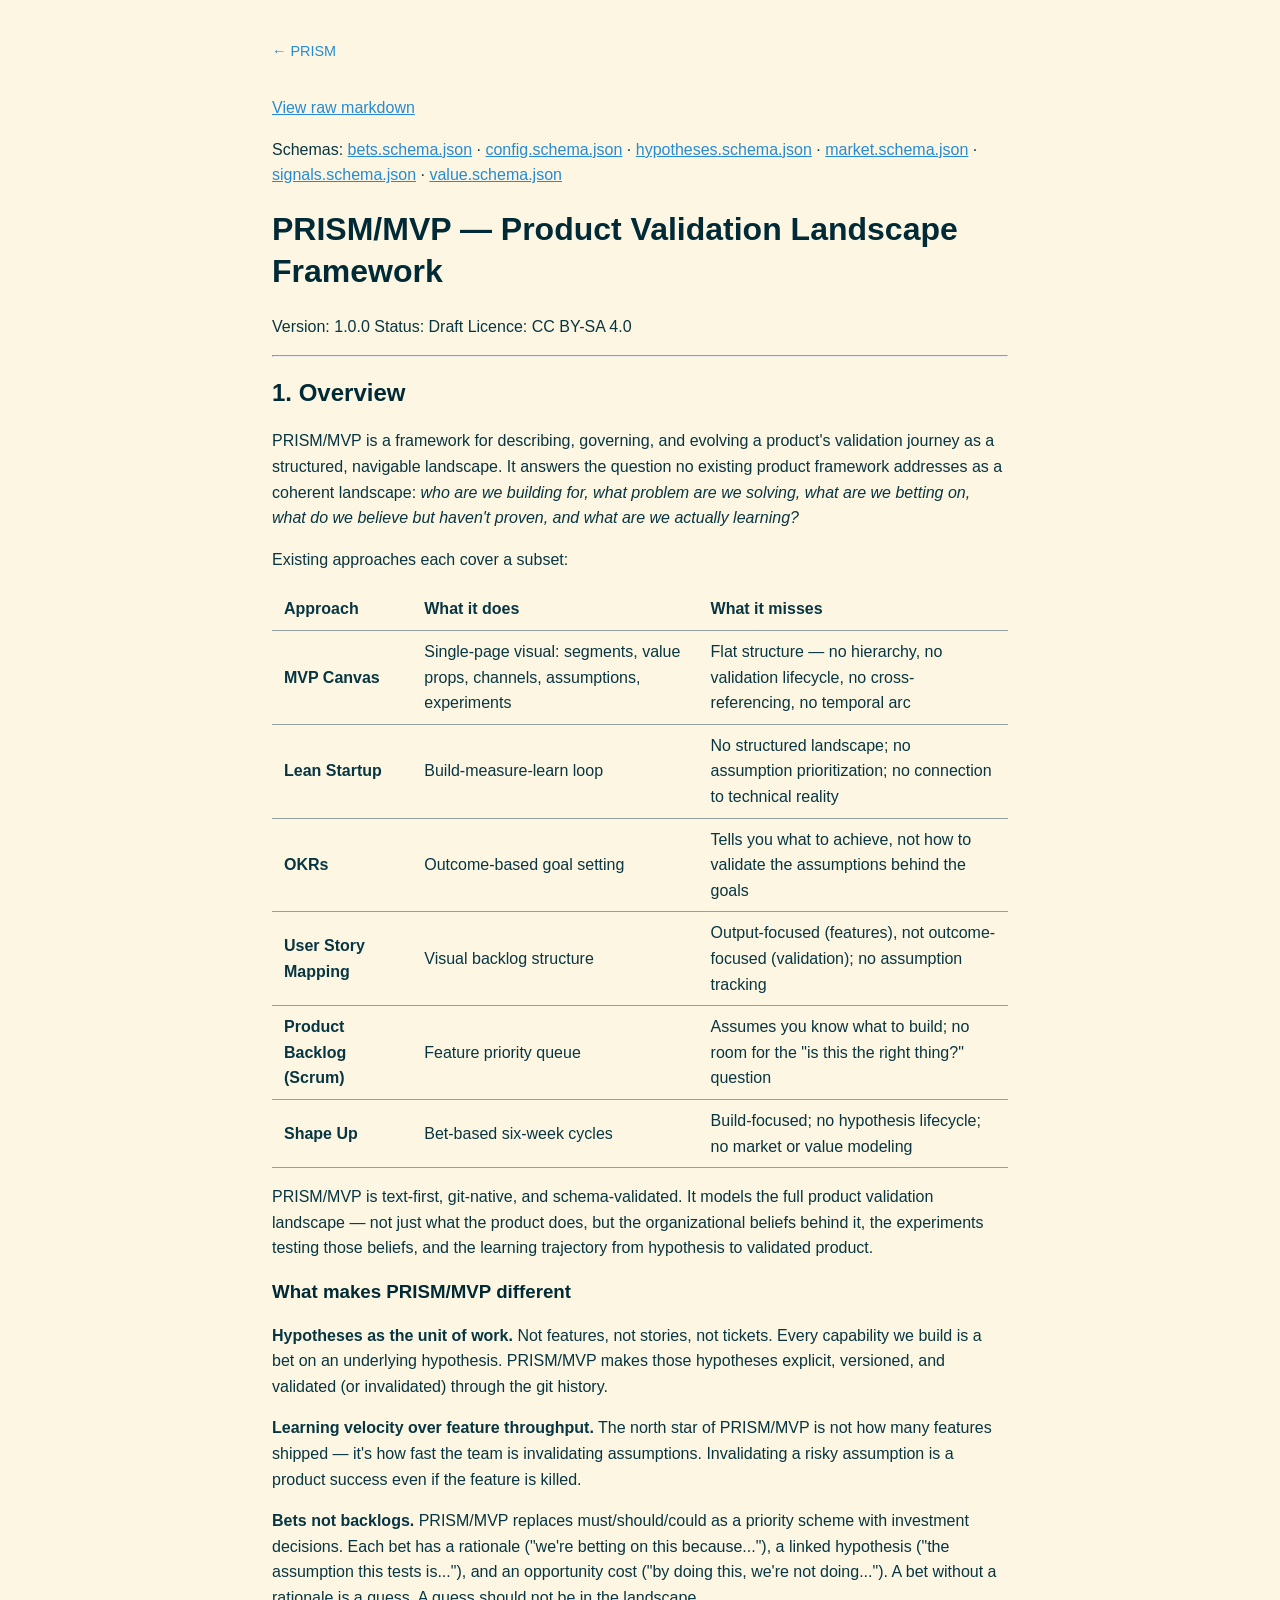
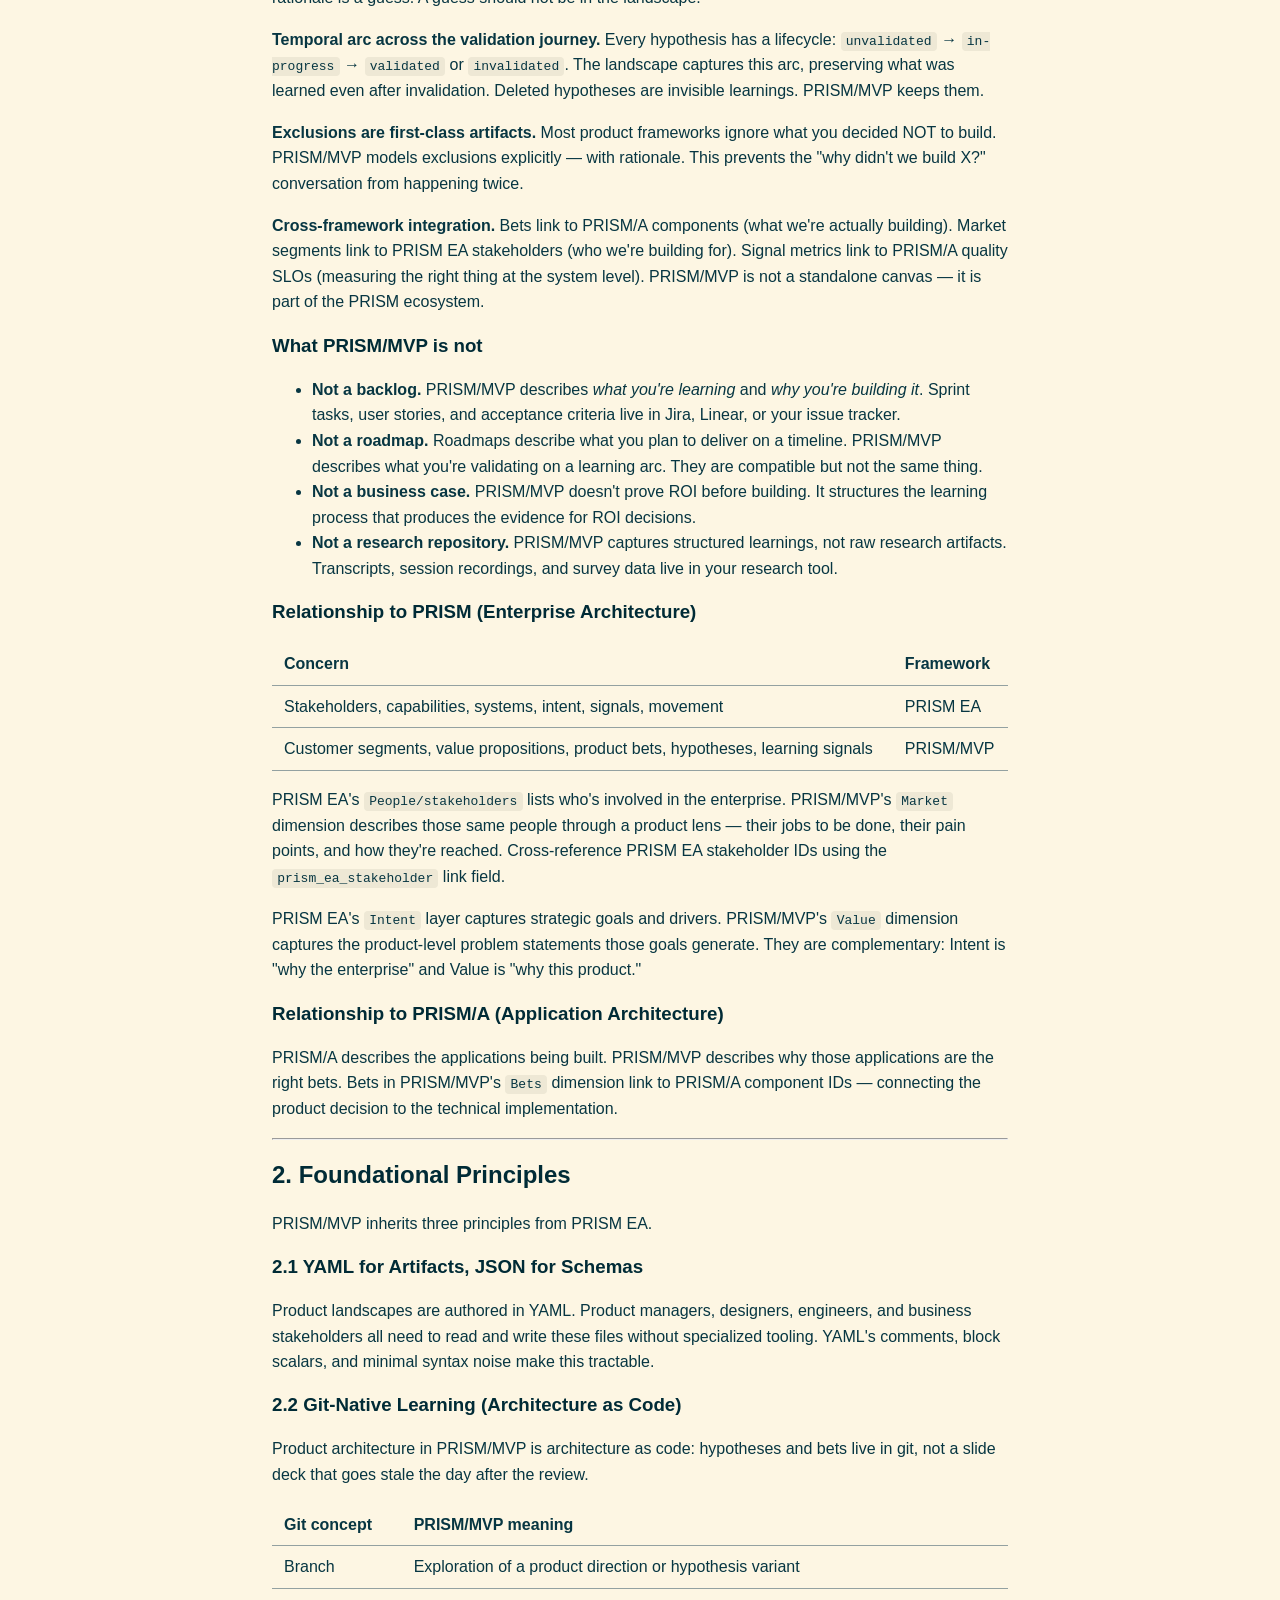
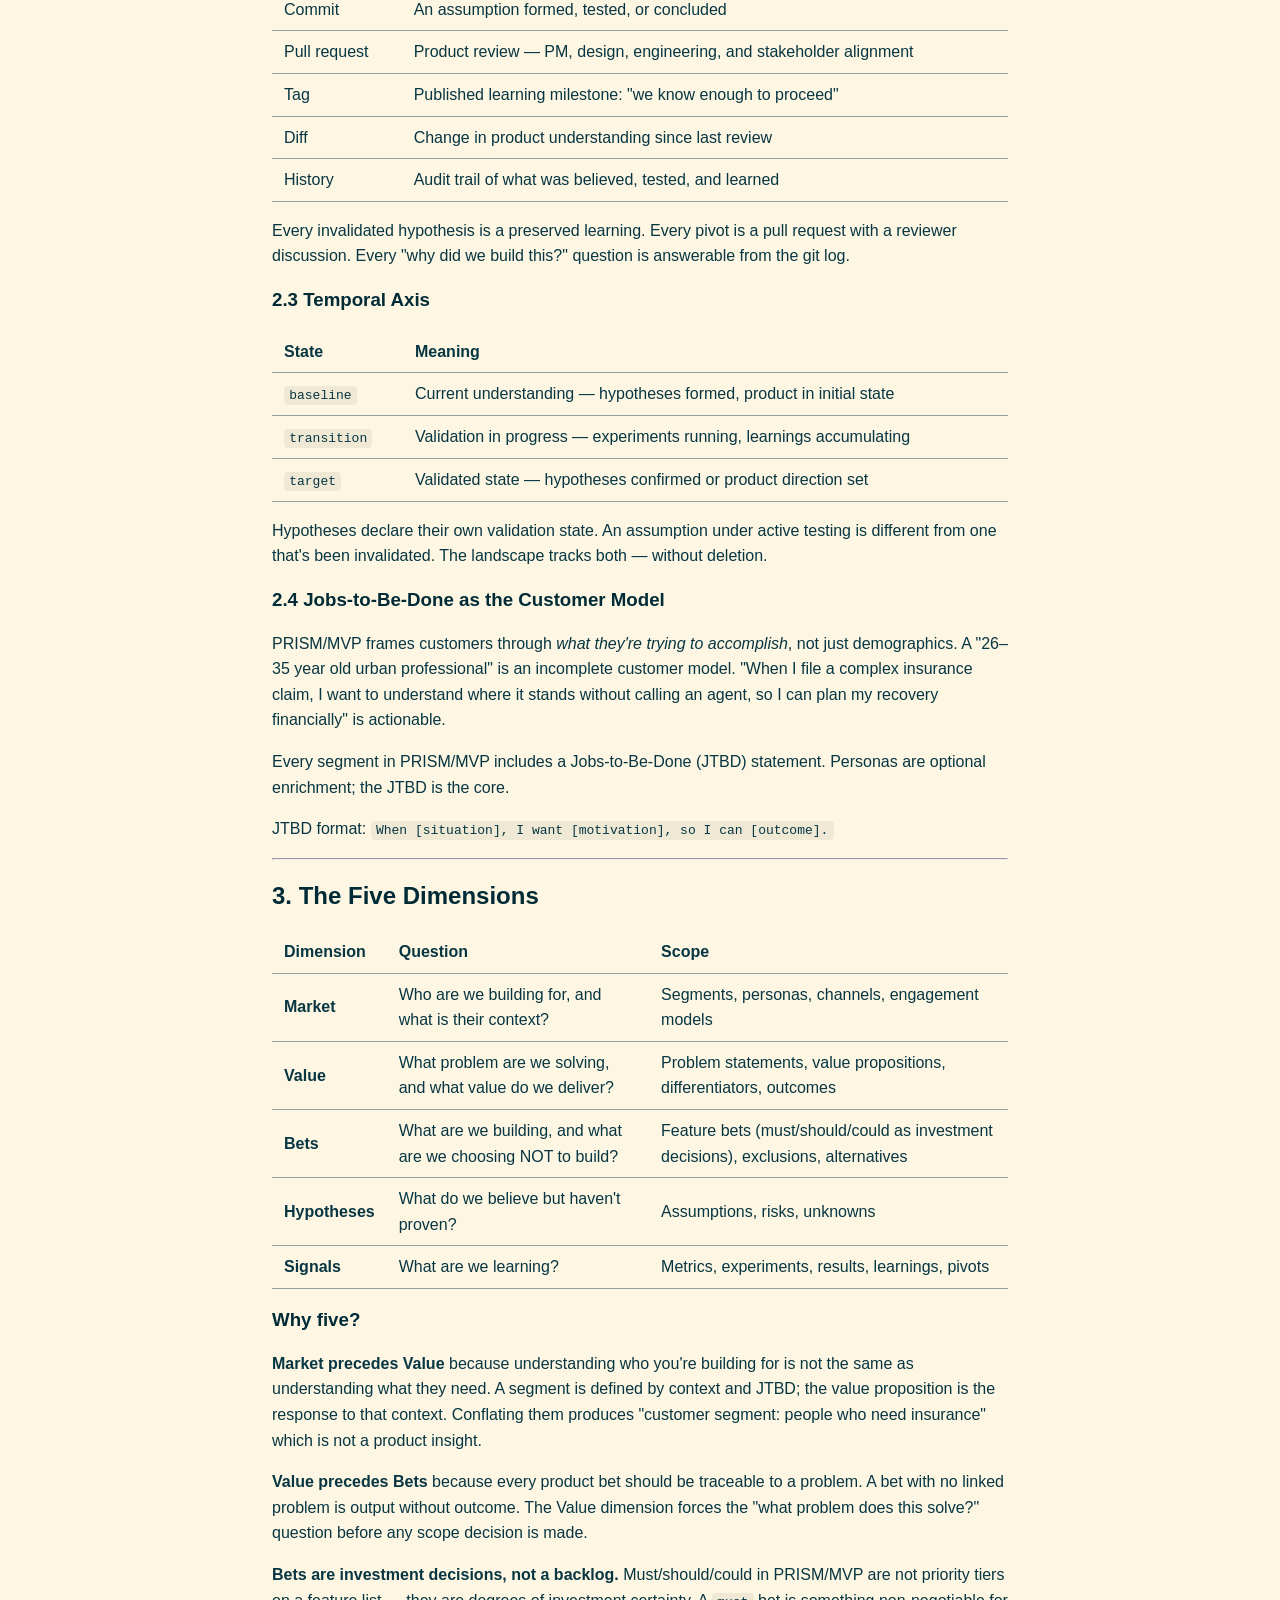
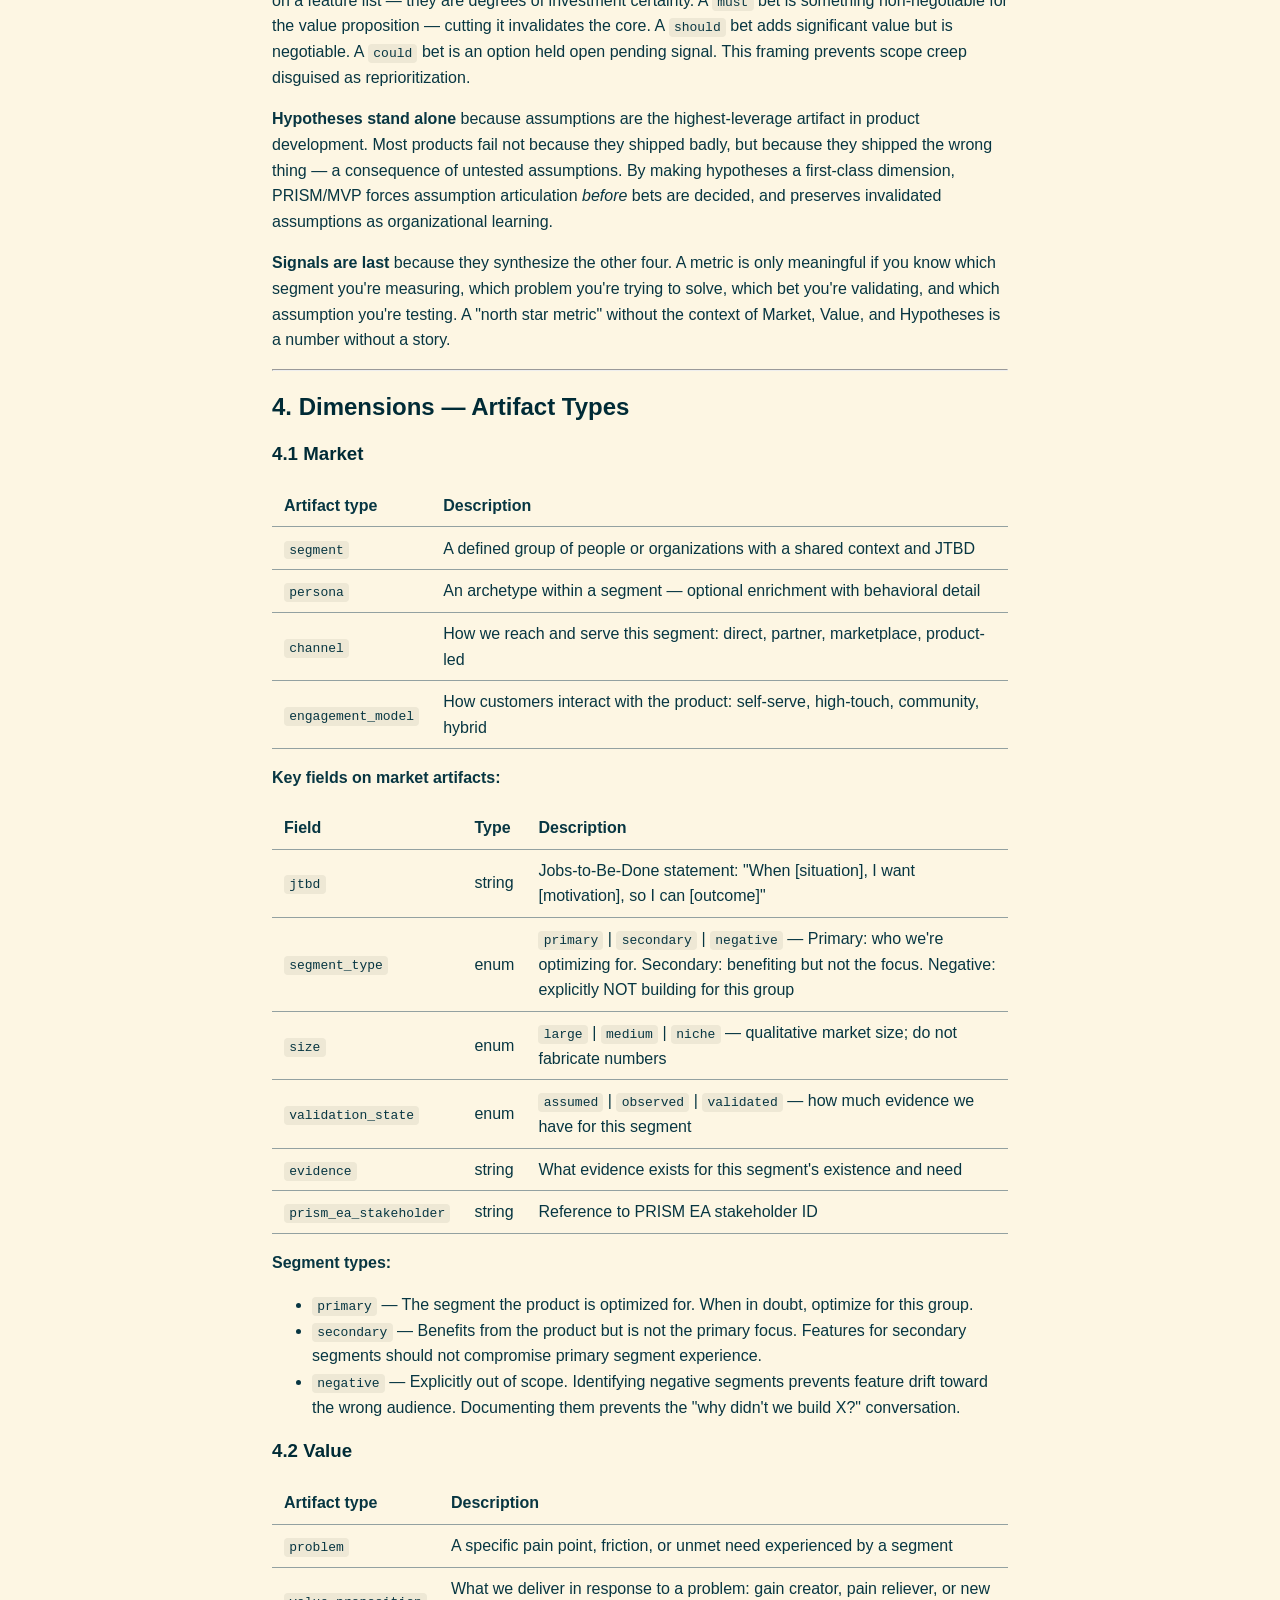
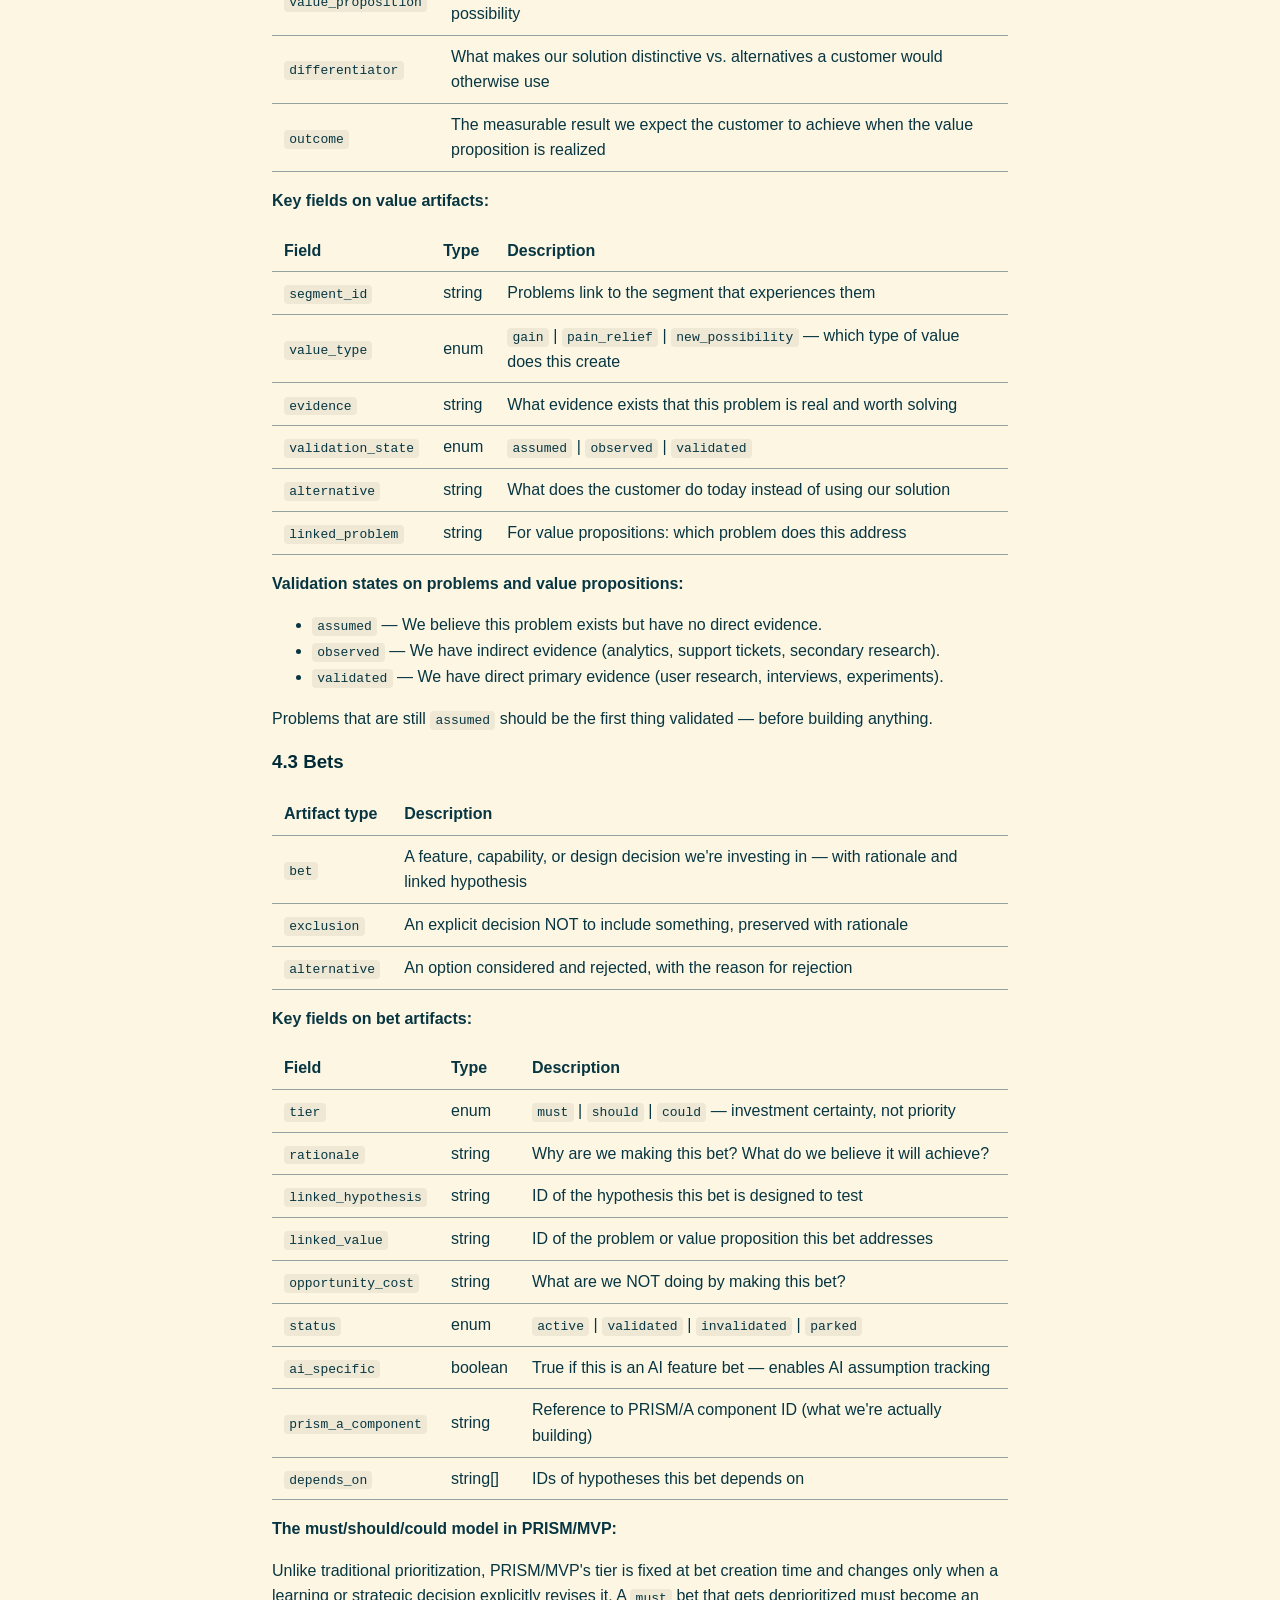
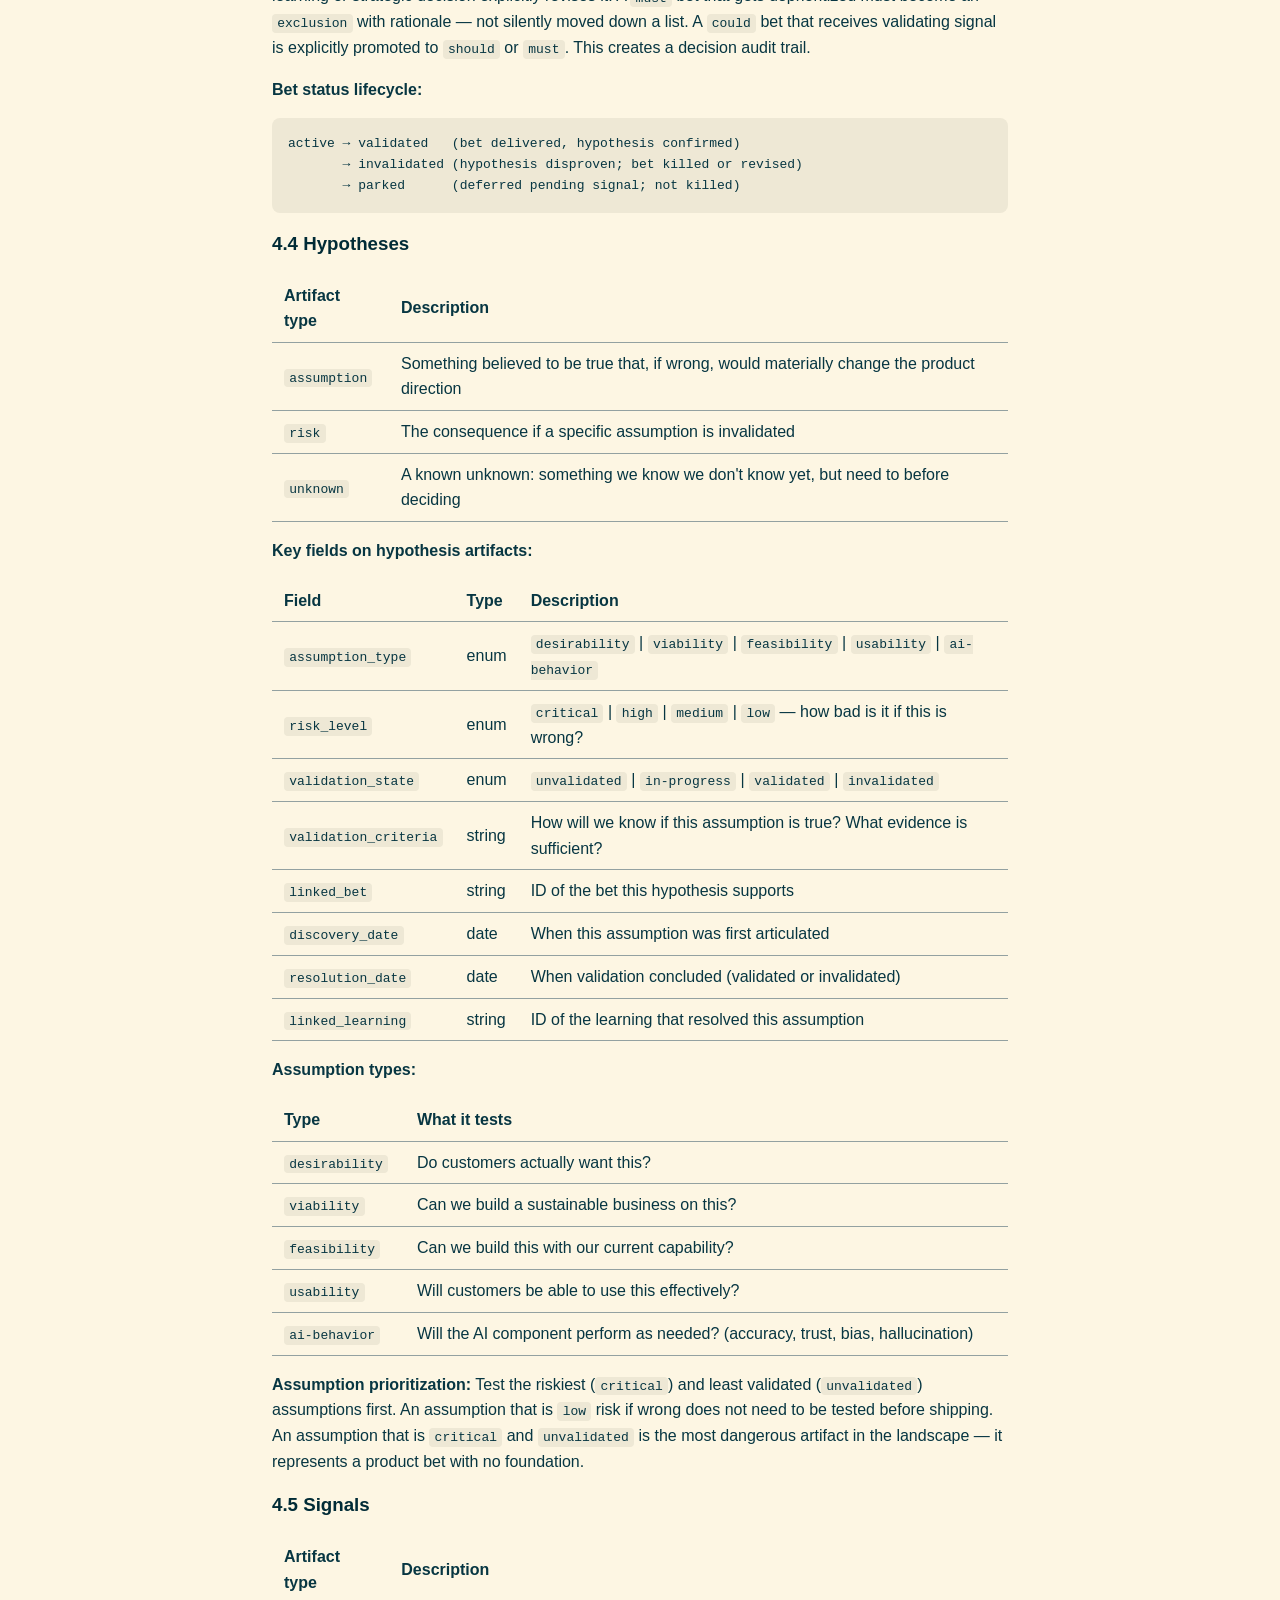
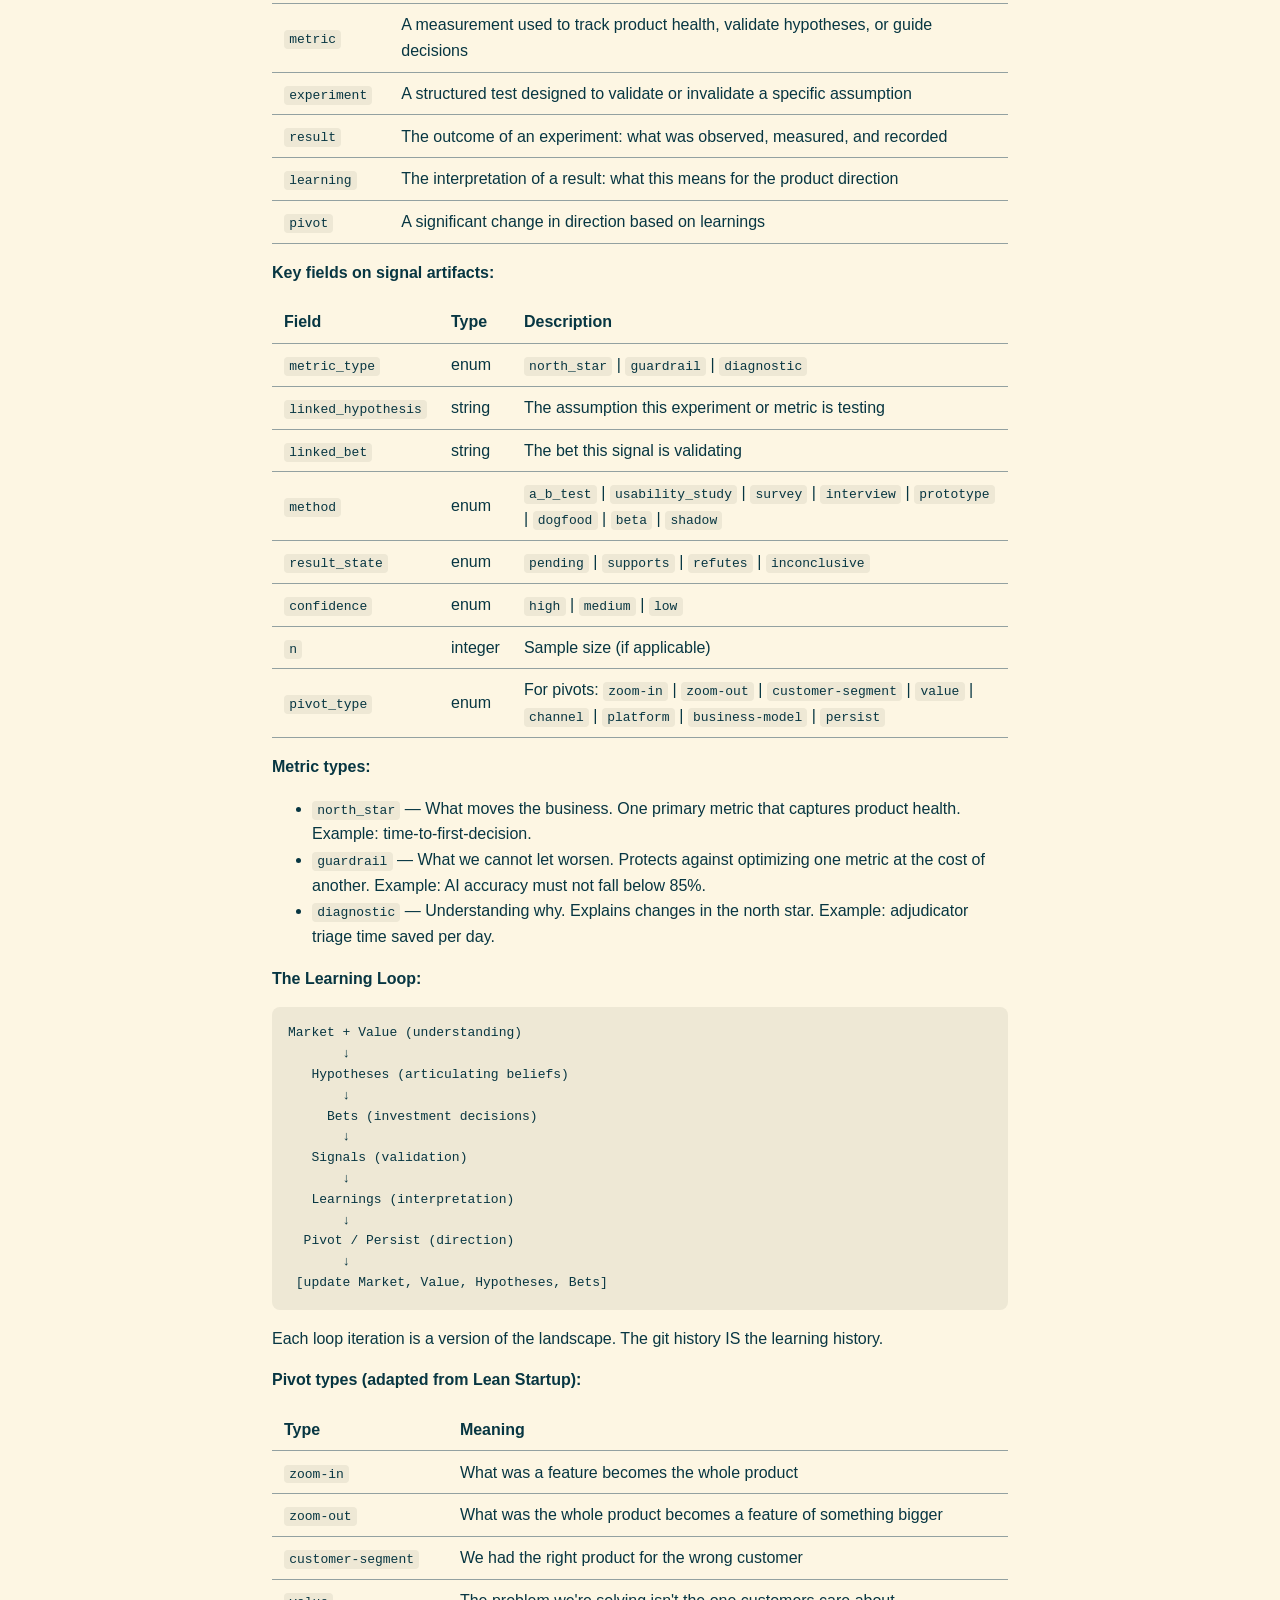
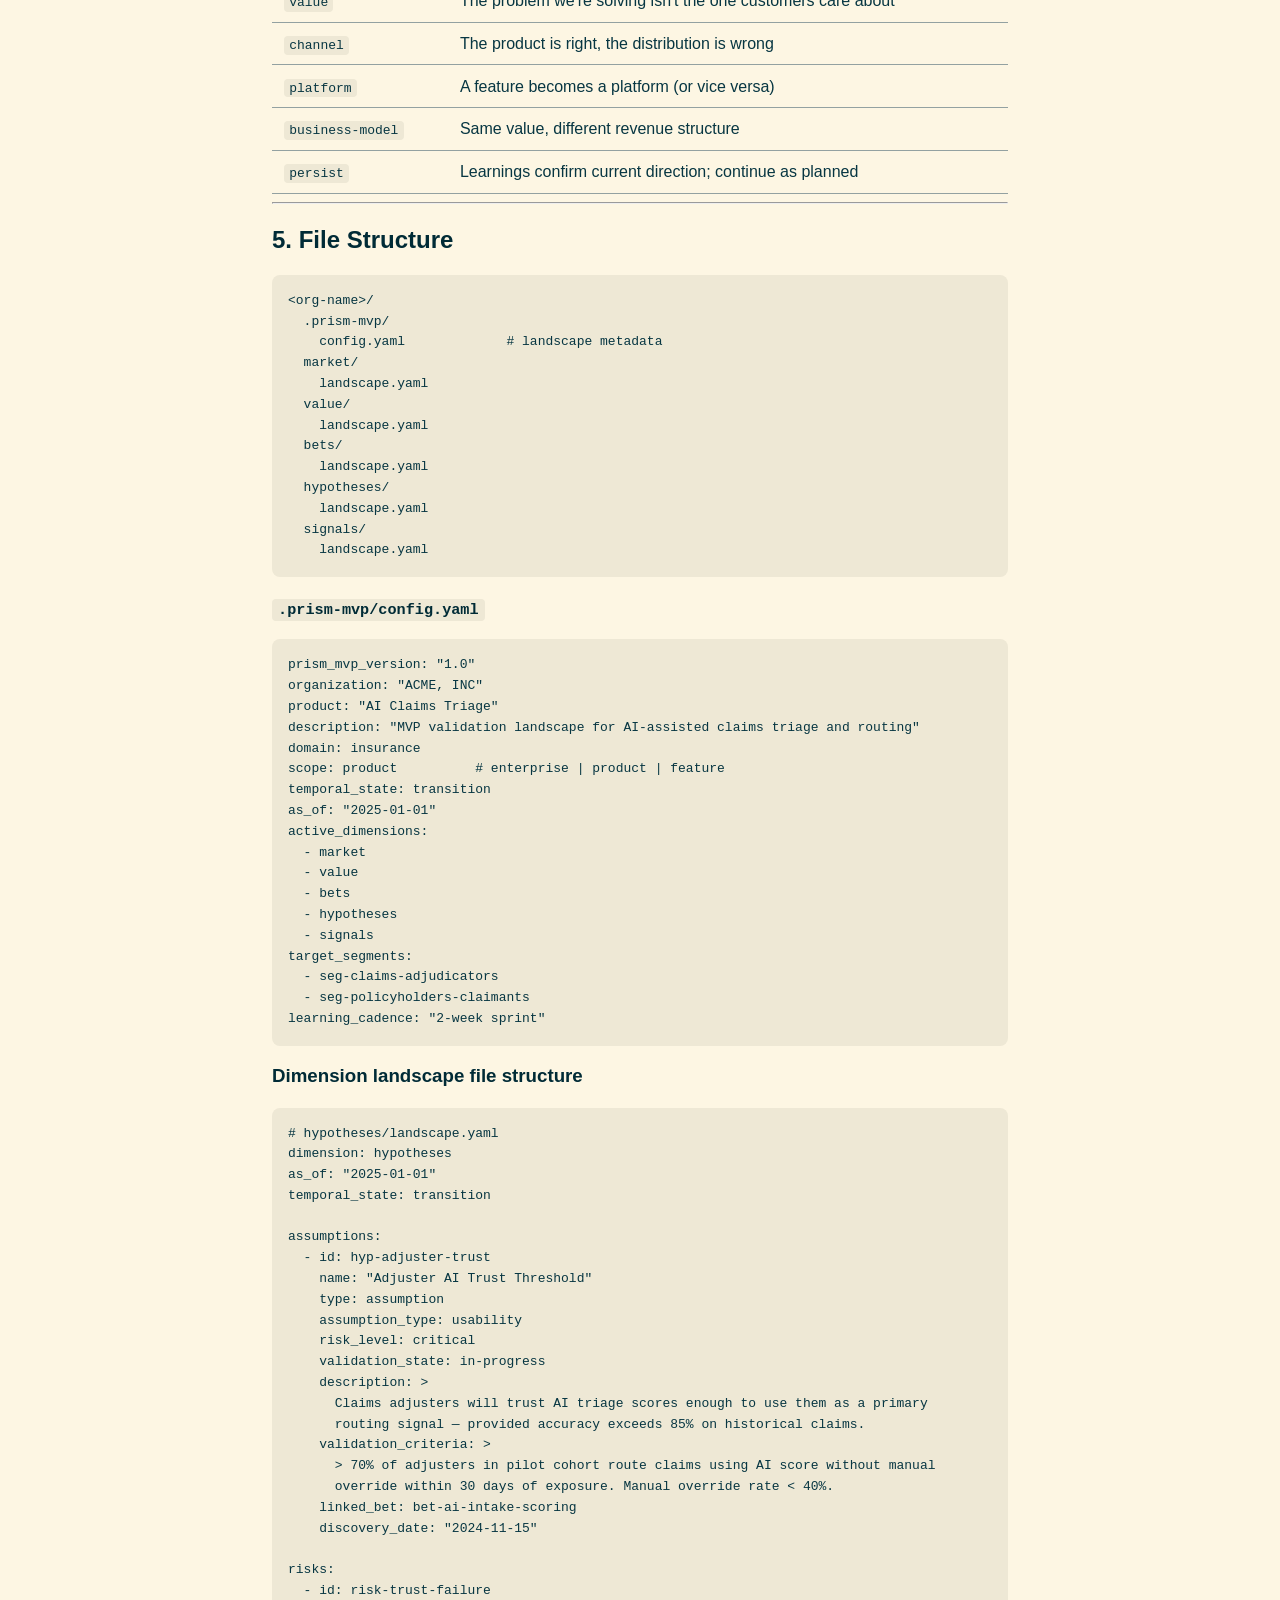
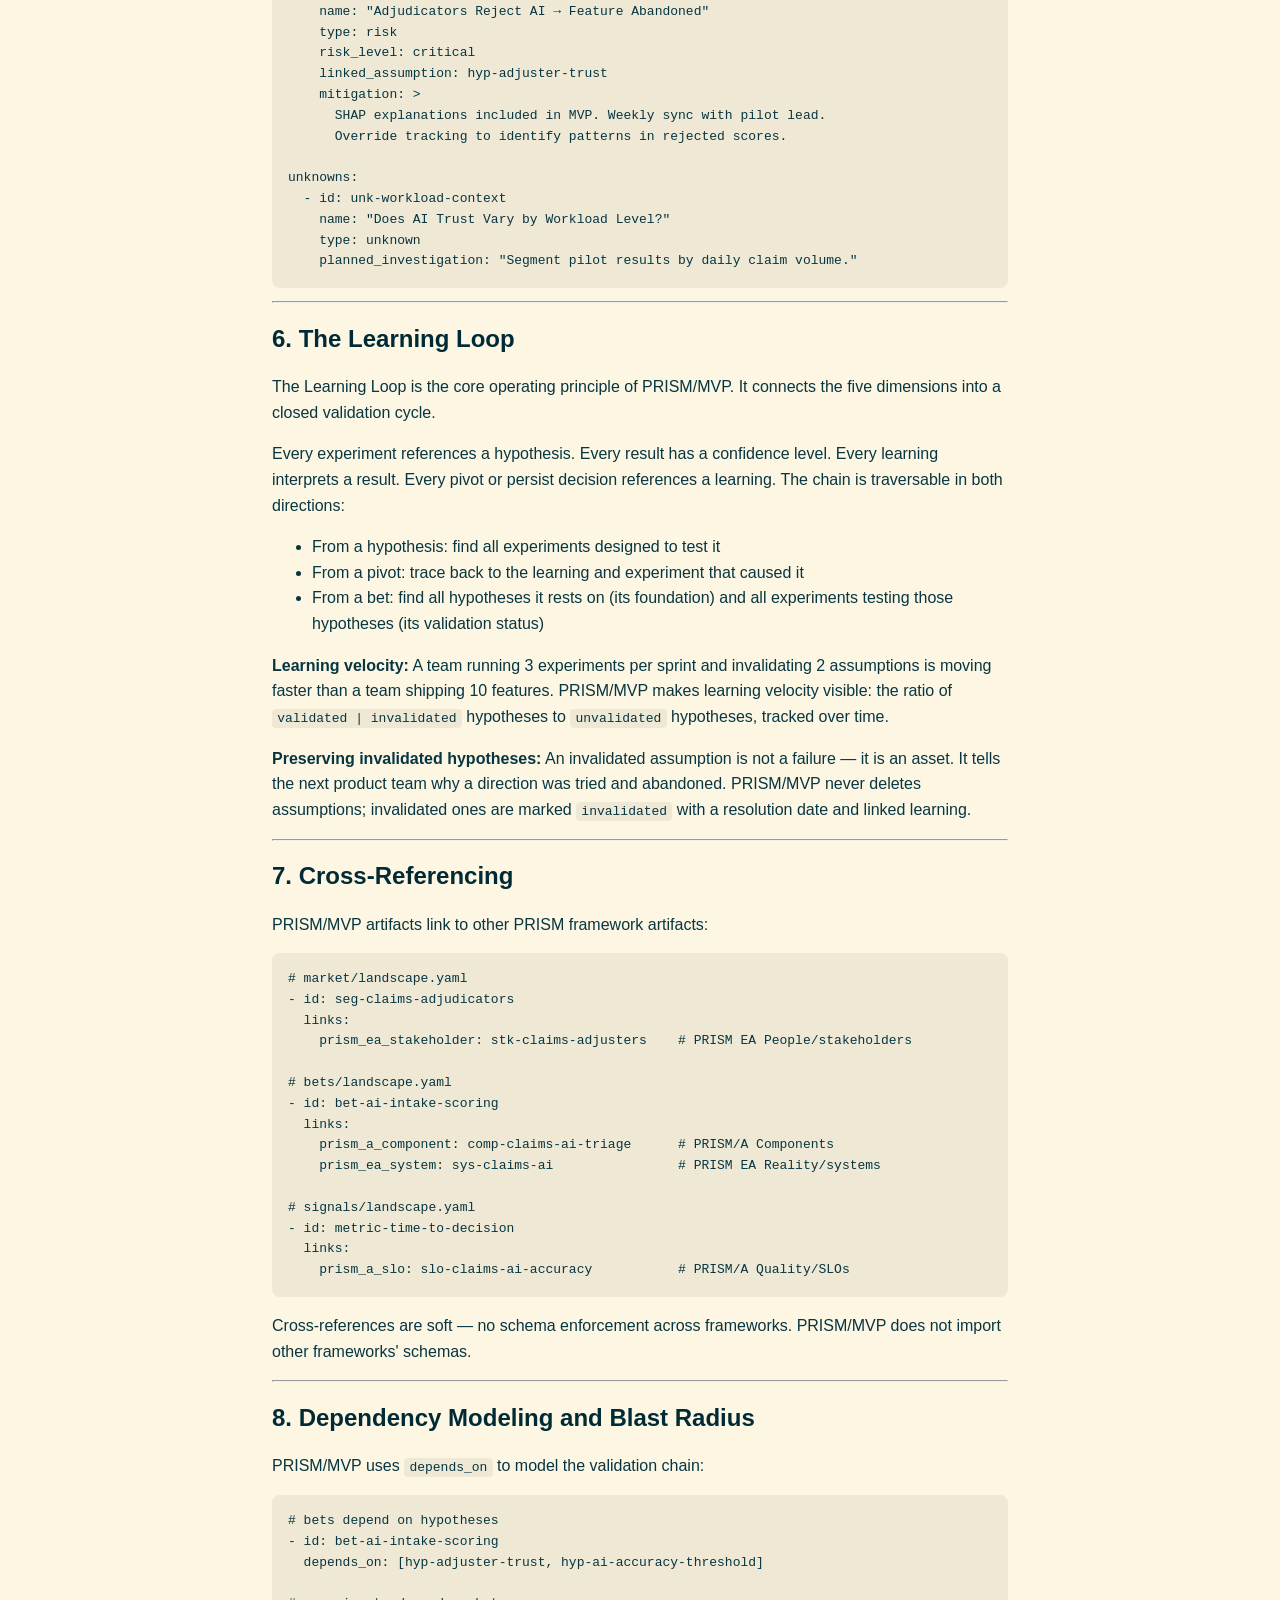
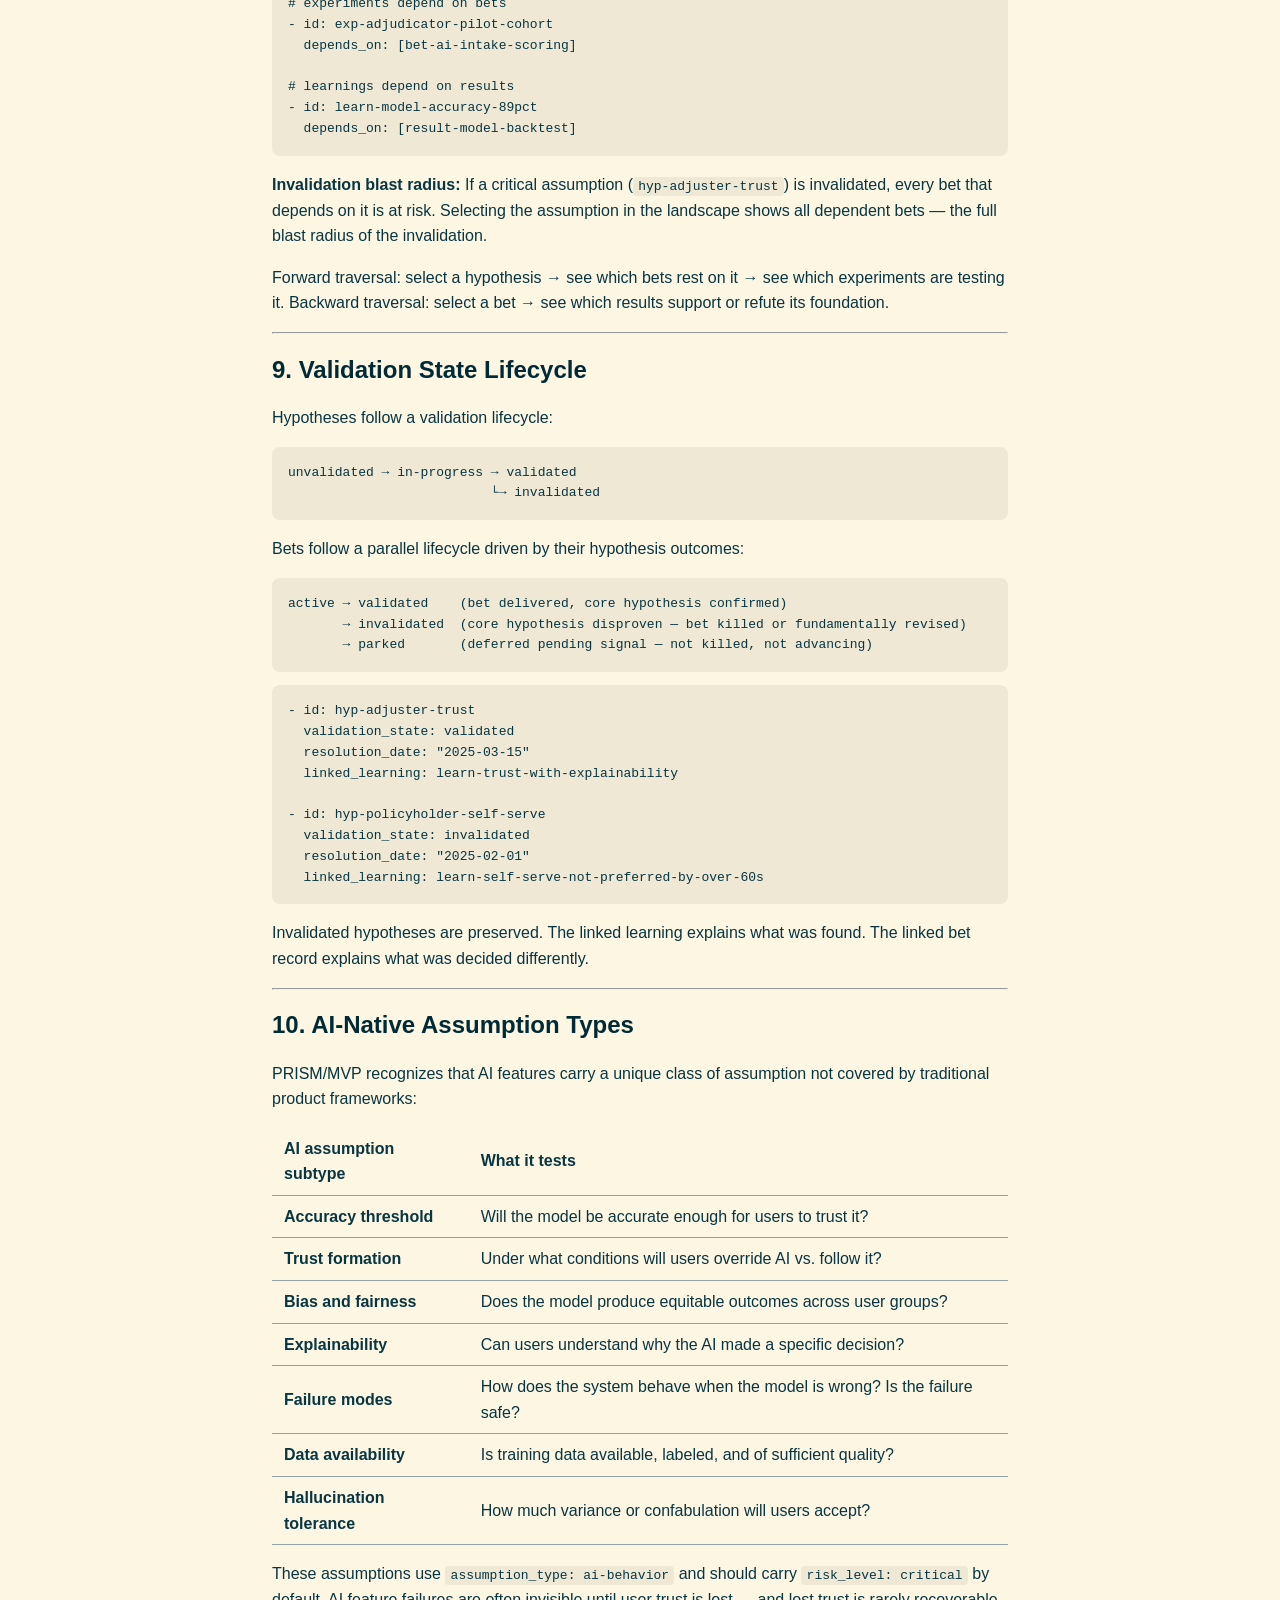
<file: specs/mvp/index.html>
<!doctype html>
<html lang="en">
<head>
<meta charset="UTF-8">
<meta name="viewport" content="width=device-width,initial-scale=1">
<title>PRISM/MVP — Product Validation Spec | PRISM Framework</title>
<meta name="description" content="Hypotheses, bets, and learning velocity. Not a backlog.">
<meta name="robots" content="index, follow">
<link rel="canonical" href="https://prism-framework.org/specs/mvp/">
<meta property="og:type" content="article">
<meta property="og:title" content="PRISM/MVP — Product Validation Spec | PRISM Framework">
<meta property="og:description" content="Hypotheses, bets, and learning velocity. Not a backlog.">
<meta property="og:url" content="https://prism-framework.org/specs/mvp/">
<link rel="alternate" type="text/markdown" href="https://prism-framework.org/specs/mvp.md">
<style>
  :root { color-scheme: light; }
  body { max-width: 46rem; margin: 0 auto; padding: 2.5rem 1.5rem 4rem; font-family: -apple-system, BlinkMacSystemFont, "Segoe UI", sans-serif; line-height: 1.6; color: #073642; background: #fdf6e3; }
  a { color: #268bd2; }
  nav { margin-bottom: 2rem; font-size: 0.9rem; }
  nav a { text-decoration: none; }
  h1, h2, h3, h4 { color: #002b36; line-height: 1.3; }
  pre { background: #eee8d5; padding: 1rem; border-radius: 0.5rem; overflow-x: auto; }
  code { background: #eee8d5; padding: 0.15em 0.4em; border-radius: 0.25rem; }
  pre code { background: none; padding: 0; }
  table { border-collapse: collapse; width: 100%; }
  th, td { border-bottom: 1px solid #93a1a1; padding: 0.5em 0.75em; text-align: left; }
  blockquote { border-left: 3px solid #93a1a1; margin-left: 0; padding-left: 1rem; color: #586e75; }
</style>
</head>
<body>
<nav><a href="https://prism-framework.org/">&larr; PRISM</a></nav>
<p><a href="https://prism-framework.org/specs/mvp.md">View raw markdown</a></p>
<p>Schemas: <a href="https://prism-framework.org/specs/mvp/schemas/bets.schema.json">bets.schema.json</a> &middot; <a href="https://prism-framework.org/specs/mvp/schemas/config.schema.json">config.schema.json</a> &middot; <a href="https://prism-framework.org/specs/mvp/schemas/hypotheses.schema.json">hypotheses.schema.json</a> &middot; <a href="https://prism-framework.org/specs/mvp/schemas/market.schema.json">market.schema.json</a> &middot; <a href="https://prism-framework.org/specs/mvp/schemas/signals.schema.json">signals.schema.json</a> &middot; <a href="https://prism-framework.org/specs/mvp/schemas/value.schema.json">value.schema.json</a></p>
<h1>PRISM/MVP — Product Validation Landscape Framework</h1>
<p>Version: 1.0.0
Status: Draft
Licence: CC BY-SA 4.0</p>
<hr>
<h2>1. Overview</h2>
<p>PRISM/MVP is a framework for describing, governing, and evolving a product&#39;s validation journey as a structured, navigable landscape. It answers the question no existing product framework addresses as a coherent landscape: <em>who are we building for, what problem are we solving, what are we betting on, what do we believe but haven&#39;t proven, and what are we actually learning?</em></p>
<p>Existing approaches each cover a subset:</p>
<table>
<thead>
<tr>
<th>Approach</th>
<th>What it does</th>
<th>What it misses</th>
</tr>
</thead>
<tbody><tr>
<td><strong>MVP Canvas</strong></td>
<td>Single-page visual: segments, value props, channels, assumptions, experiments</td>
<td>Flat structure — no hierarchy, no validation lifecycle, no cross-referencing, no temporal arc</td>
</tr>
<tr>
<td><strong>Lean Startup</strong></td>
<td>Build-measure-learn loop</td>
<td>No structured landscape; no assumption prioritization; no connection to technical reality</td>
</tr>
<tr>
<td><strong>OKRs</strong></td>
<td>Outcome-based goal setting</td>
<td>Tells you what to achieve, not how to validate the assumptions behind the goals</td>
</tr>
<tr>
<td><strong>User Story Mapping</strong></td>
<td>Visual backlog structure</td>
<td>Output-focused (features), not outcome-focused (validation); no assumption tracking</td>
</tr>
<tr>
<td><strong>Product Backlog (Scrum)</strong></td>
<td>Feature priority queue</td>
<td>Assumes you know what to build; no room for the &quot;is this the right thing?&quot; question</td>
</tr>
<tr>
<td><strong>Shape Up</strong></td>
<td>Bet-based six-week cycles</td>
<td>Build-focused; no hypothesis lifecycle; no market or value modeling</td>
</tr>
</tbody></table>
<p>PRISM/MVP is text-first, git-native, and schema-validated. It models the full product validation landscape — not just what the product does, but the organizational beliefs behind it, the experiments testing those beliefs, and the learning trajectory from hypothesis to validated product.</p>
<h3>What makes PRISM/MVP different</h3>
<p><strong>Hypotheses as the unit of work.</strong> Not features, not stories, not tickets. Every capability we build is a bet on an underlying hypothesis. PRISM/MVP makes those hypotheses explicit, versioned, and validated (or invalidated) through the git history.</p>
<p><strong>Learning velocity over feature throughput.</strong> The north star of PRISM/MVP is not how many features shipped — it&#39;s how fast the team is invalidating assumptions. Invalidating a risky assumption is a product success even if the feature is killed.</p>
<p><strong>Bets not backlogs.</strong> PRISM/MVP replaces must/should/could as a priority scheme with investment decisions. Each bet has a rationale (&quot;we&#39;re betting on this because...&quot;), a linked hypothesis (&quot;the assumption this tests is...&quot;), and an opportunity cost (&quot;by doing this, we&#39;re not doing...&quot;). A bet without a rationale is a guess. A guess should not be in the landscape.</p>
<p><strong>Temporal arc across the validation journey.</strong> Every hypothesis has a lifecycle: <code>unvalidated</code> → <code>in-progress</code> → <code>validated</code> or <code>invalidated</code>. The landscape captures this arc, preserving what was learned even after invalidation. Deleted hypotheses are invisible learnings. PRISM/MVP keeps them.</p>
<p><strong>Exclusions are first-class artifacts.</strong> Most product frameworks ignore what you decided NOT to build. PRISM/MVP models exclusions explicitly — with rationale. This prevents the &quot;why didn&#39;t we build X?&quot; conversation from happening twice.</p>
<p><strong>Cross-framework integration.</strong> Bets link to PRISM/A components (what we&#39;re actually building). Market segments link to PRISM EA stakeholders (who we&#39;re building for). Signal metrics link to PRISM/A quality SLOs (measuring the right thing at the system level). PRISM/MVP is not a standalone canvas — it is part of the PRISM ecosystem.</p>
<h3>What PRISM/MVP is not</h3>
<ul>
<li><strong>Not a backlog.</strong> PRISM/MVP describes <em>what you&#39;re learning</em> and <em>why you&#39;re building it</em>. Sprint tasks, user stories, and acceptance criteria live in Jira, Linear, or your issue tracker.</li>
<li><strong>Not a roadmap.</strong> Roadmaps describe what you plan to deliver on a timeline. PRISM/MVP describes what you&#39;re validating on a learning arc. They are compatible but not the same thing.</li>
<li><strong>Not a business case.</strong> PRISM/MVP doesn&#39;t prove ROI before building. It structures the learning process that produces the evidence for ROI decisions.</li>
<li><strong>Not a research repository.</strong> PRISM/MVP captures structured learnings, not raw research artifacts. Transcripts, session recordings, and survey data live in your research tool.</li>
</ul>
<h3>Relationship to PRISM (Enterprise Architecture)</h3>
<table>
<thead>
<tr>
<th>Concern</th>
<th>Framework</th>
</tr>
</thead>
<tbody><tr>
<td>Stakeholders, capabilities, systems, intent, signals, movement</td>
<td>PRISM EA</td>
</tr>
<tr>
<td>Customer segments, value propositions, product bets, hypotheses, learning signals</td>
<td>PRISM/MVP</td>
</tr>
</tbody></table>
<p>PRISM EA&#39;s <code>People/stakeholders</code> lists who&#39;s involved in the enterprise. PRISM/MVP&#39;s <code>Market</code> dimension describes those same people through a product lens — their jobs to be done, their pain points, and how they&#39;re reached. Cross-reference PRISM EA stakeholder IDs using the <code>prism_ea_stakeholder</code> link field.</p>
<p>PRISM EA&#39;s <code>Intent</code> layer captures strategic goals and drivers. PRISM/MVP&#39;s <code>Value</code> dimension captures the product-level problem statements those goals generate. They are complementary: Intent is &quot;why the enterprise&quot; and Value is &quot;why this product.&quot;</p>
<h3>Relationship to PRISM/A (Application Architecture)</h3>
<p>PRISM/A describes the applications being built. PRISM/MVP describes why those applications are the right bets. Bets in PRISM/MVP&#39;s <code>Bets</code> dimension link to PRISM/A component IDs — connecting the product decision to the technical implementation.</p>
<hr>
<h2>2. Foundational Principles</h2>
<p>PRISM/MVP inherits three principles from PRISM EA.</p>
<h3>2.1 YAML for Artifacts, JSON for Schemas</h3>
<p>Product landscapes are authored in YAML. Product managers, designers, engineers, and business stakeholders all need to read and write these files without specialized tooling. YAML&#39;s comments, block scalars, and minimal syntax noise make this tractable.</p>
<h3>2.2 Git-Native Learning (Architecture as Code)</h3>
<p>Product architecture in PRISM/MVP is architecture as code: hypotheses and bets live in git, not a slide deck that goes stale the day after the review.</p>
<table>
<thead>
<tr>
<th>Git concept</th>
<th>PRISM/MVP meaning</th>
</tr>
</thead>
<tbody><tr>
<td>Branch</td>
<td>Exploration of a product direction or hypothesis variant</td>
</tr>
<tr>
<td>Commit</td>
<td>An assumption formed, tested, or concluded</td>
</tr>
<tr>
<td>Pull request</td>
<td>Product review — PM, design, engineering, and stakeholder alignment</td>
</tr>
<tr>
<td>Tag</td>
<td>Published learning milestone: &quot;we know enough to proceed&quot;</td>
</tr>
<tr>
<td>Diff</td>
<td>Change in product understanding since last review</td>
</tr>
<tr>
<td>History</td>
<td>Audit trail of what was believed, tested, and learned</td>
</tr>
</tbody></table>
<p>Every invalidated hypothesis is a preserved learning. Every pivot is a pull request with a reviewer discussion. Every &quot;why did we build this?&quot; question is answerable from the git log.</p>
<h3>2.3 Temporal Axis</h3>
<table>
<thead>
<tr>
<th>State</th>
<th>Meaning</th>
</tr>
</thead>
<tbody><tr>
<td><code>baseline</code></td>
<td>Current understanding — hypotheses formed, product in initial state</td>
</tr>
<tr>
<td><code>transition</code></td>
<td>Validation in progress — experiments running, learnings accumulating</td>
</tr>
<tr>
<td><code>target</code></td>
<td>Validated state — hypotheses confirmed or product direction set</td>
</tr>
</tbody></table>
<p>Hypotheses declare their own validation state. An assumption under active testing is different from one that&#39;s been invalidated. The landscape tracks both — without deletion.</p>
<h3>2.4 Jobs-to-Be-Done as the Customer Model</h3>
<p>PRISM/MVP frames customers through <em>what they&#39;re trying to accomplish</em>, not just demographics. A &quot;26–35 year old urban professional&quot; is an incomplete customer model. &quot;When I file a complex insurance claim, I want to understand where it stands without calling an agent, so I can plan my recovery financially&quot; is actionable.</p>
<p>Every segment in PRISM/MVP includes a Jobs-to-Be-Done (JTBD) statement. Personas are optional enrichment; the JTBD is the core.</p>
<p>JTBD format: <code>When [situation], I want [motivation], so I can [outcome].</code></p>
<hr>
<h2>3. The Five Dimensions</h2>
<table>
<thead>
<tr>
<th>Dimension</th>
<th>Question</th>
<th>Scope</th>
</tr>
</thead>
<tbody><tr>
<td><strong>Market</strong></td>
<td>Who are we building for, and what is their context?</td>
<td>Segments, personas, channels, engagement models</td>
</tr>
<tr>
<td><strong>Value</strong></td>
<td>What problem are we solving, and what value do we deliver?</td>
<td>Problem statements, value propositions, differentiators, outcomes</td>
</tr>
<tr>
<td><strong>Bets</strong></td>
<td>What are we building, and what are we choosing NOT to build?</td>
<td>Feature bets (must/should/could as investment decisions), exclusions, alternatives</td>
</tr>
<tr>
<td><strong>Hypotheses</strong></td>
<td>What do we believe but haven&#39;t proven?</td>
<td>Assumptions, risks, unknowns</td>
</tr>
<tr>
<td><strong>Signals</strong></td>
<td>What are we learning?</td>
<td>Metrics, experiments, results, learnings, pivots</td>
</tr>
</tbody></table>
<h3>Why five?</h3>
<p><strong>Market precedes Value</strong> because understanding who you&#39;re building for is not the same as understanding what they need. A segment is defined by context and JTBD; the value proposition is the response to that context. Conflating them produces &quot;customer segment: people who need insurance&quot; which is not a product insight.</p>
<p><strong>Value precedes Bets</strong> because every product bet should be traceable to a problem. A bet with no linked problem is output without outcome. The Value dimension forces the &quot;what problem does this solve?&quot; question before any scope decision is made.</p>
<p><strong>Bets are investment decisions, not a backlog.</strong> Must/should/could in PRISM/MVP are not priority tiers on a feature list — they are degrees of investment certainty. A <code>must</code> bet is something non-negotiable for the value proposition — cutting it invalidates the core. A <code>should</code> bet adds significant value but is negotiable. A <code>could</code> bet is an option held open pending signal. This framing prevents scope creep disguised as reprioritization.</p>
<p><strong>Hypotheses stand alone</strong> because assumptions are the highest-leverage artifact in product development. Most products fail not because they shipped badly, but because they shipped the wrong thing — a consequence of untested assumptions. By making hypotheses a first-class dimension, PRISM/MVP forces assumption articulation <em>before</em> bets are decided, and preserves invalidated assumptions as organizational learning.</p>
<p><strong>Signals are last</strong> because they synthesize the other four. A metric is only meaningful if you know which segment you&#39;re measuring, which problem you&#39;re trying to solve, which bet you&#39;re validating, and which assumption you&#39;re testing. A &quot;north star metric&quot; without the context of Market, Value, and Hypotheses is a number without a story.</p>
<hr>
<h2>4. Dimensions — Artifact Types</h2>
<h3>4.1 Market</h3>
<table>
<thead>
<tr>
<th>Artifact type</th>
<th>Description</th>
</tr>
</thead>
<tbody><tr>
<td><code>segment</code></td>
<td>A defined group of people or organizations with a shared context and JTBD</td>
</tr>
<tr>
<td><code>persona</code></td>
<td>An archetype within a segment — optional enrichment with behavioral detail</td>
</tr>
<tr>
<td><code>channel</code></td>
<td>How we reach and serve this segment: direct, partner, marketplace, product-led</td>
</tr>
<tr>
<td><code>engagement_model</code></td>
<td>How customers interact with the product: self-serve, high-touch, community, hybrid</td>
</tr>
</tbody></table>
<p><strong>Key fields on market artifacts:</strong></p>
<table>
<thead>
<tr>
<th>Field</th>
<th>Type</th>
<th>Description</th>
</tr>
</thead>
<tbody><tr>
<td><code>jtbd</code></td>
<td>string</td>
<td>Jobs-to-Be-Done statement: &quot;When [situation], I want [motivation], so I can [outcome]&quot;</td>
</tr>
<tr>
<td><code>segment_type</code></td>
<td>enum</td>
<td><code>primary</code> | <code>secondary</code> | <code>negative</code> — Primary: who we&#39;re optimizing for. Secondary: benefiting but not the focus. Negative: explicitly NOT building for this group</td>
</tr>
<tr>
<td><code>size</code></td>
<td>enum</td>
<td><code>large</code> | <code>medium</code> | <code>niche</code> — qualitative market size; do not fabricate numbers</td>
</tr>
<tr>
<td><code>validation_state</code></td>
<td>enum</td>
<td><code>assumed</code> | <code>observed</code> | <code>validated</code> — how much evidence we have for this segment</td>
</tr>
<tr>
<td><code>evidence</code></td>
<td>string</td>
<td>What evidence exists for this segment&#39;s existence and need</td>
</tr>
<tr>
<td><code>prism_ea_stakeholder</code></td>
<td>string</td>
<td>Reference to PRISM EA stakeholder ID</td>
</tr>
</tbody></table>
<p><strong>Segment types:</strong></p>
<ul>
<li><code>primary</code> — The segment the product is optimized for. When in doubt, optimize for this group.</li>
<li><code>secondary</code> — Benefits from the product but is not the primary focus. Features for secondary segments should not compromise primary segment experience.</li>
<li><code>negative</code> — Explicitly out of scope. Identifying negative segments prevents feature drift toward the wrong audience. Documenting them prevents the &quot;why didn&#39;t we build X?&quot; conversation.</li>
</ul>
<h3>4.2 Value</h3>
<table>
<thead>
<tr>
<th>Artifact type</th>
<th>Description</th>
</tr>
</thead>
<tbody><tr>
<td><code>problem</code></td>
<td>A specific pain point, friction, or unmet need experienced by a segment</td>
</tr>
<tr>
<td><code>value_proposition</code></td>
<td>What we deliver in response to a problem: gain creator, pain reliever, or new possibility</td>
</tr>
<tr>
<td><code>differentiator</code></td>
<td>What makes our solution distinctive vs. alternatives a customer would otherwise use</td>
</tr>
<tr>
<td><code>outcome</code></td>
<td>The measurable result we expect the customer to achieve when the value proposition is realized</td>
</tr>
</tbody></table>
<p><strong>Key fields on value artifacts:</strong></p>
<table>
<thead>
<tr>
<th>Field</th>
<th>Type</th>
<th>Description</th>
</tr>
</thead>
<tbody><tr>
<td><code>segment_id</code></td>
<td>string</td>
<td>Problems link to the segment that experiences them</td>
</tr>
<tr>
<td><code>value_type</code></td>
<td>enum</td>
<td><code>gain</code> | <code>pain_relief</code> | <code>new_possibility</code> — which type of value does this create</td>
</tr>
<tr>
<td><code>evidence</code></td>
<td>string</td>
<td>What evidence exists that this problem is real and worth solving</td>
</tr>
<tr>
<td><code>validation_state</code></td>
<td>enum</td>
<td><code>assumed</code> | <code>observed</code> | <code>validated</code></td>
</tr>
<tr>
<td><code>alternative</code></td>
<td>string</td>
<td>What does the customer do today instead of using our solution</td>
</tr>
<tr>
<td><code>linked_problem</code></td>
<td>string</td>
<td>For value propositions: which problem does this address</td>
</tr>
</tbody></table>
<p><strong>Validation states on problems and value propositions:</strong></p>
<ul>
<li><code>assumed</code> — We believe this problem exists but have no direct evidence.</li>
<li><code>observed</code> — We have indirect evidence (analytics, support tickets, secondary research).</li>
<li><code>validated</code> — We have direct primary evidence (user research, interviews, experiments).</li>
</ul>
<p>Problems that are still <code>assumed</code> should be the first thing validated — before building anything.</p>
<h3>4.3 Bets</h3>
<table>
<thead>
<tr>
<th>Artifact type</th>
<th>Description</th>
</tr>
</thead>
<tbody><tr>
<td><code>bet</code></td>
<td>A feature, capability, or design decision we&#39;re investing in — with rationale and linked hypothesis</td>
</tr>
<tr>
<td><code>exclusion</code></td>
<td>An explicit decision NOT to include something, preserved with rationale</td>
</tr>
<tr>
<td><code>alternative</code></td>
<td>An option considered and rejected, with the reason for rejection</td>
</tr>
</tbody></table>
<p><strong>Key fields on bet artifacts:</strong></p>
<table>
<thead>
<tr>
<th>Field</th>
<th>Type</th>
<th>Description</th>
</tr>
</thead>
<tbody><tr>
<td><code>tier</code></td>
<td>enum</td>
<td><code>must</code> | <code>should</code> | <code>could</code> — investment certainty, not priority</td>
</tr>
<tr>
<td><code>rationale</code></td>
<td>string</td>
<td>Why are we making this bet? What do we believe it will achieve?</td>
</tr>
<tr>
<td><code>linked_hypothesis</code></td>
<td>string</td>
<td>ID of the hypothesis this bet is designed to test</td>
</tr>
<tr>
<td><code>linked_value</code></td>
<td>string</td>
<td>ID of the problem or value proposition this bet addresses</td>
</tr>
<tr>
<td><code>opportunity_cost</code></td>
<td>string</td>
<td>What are we NOT doing by making this bet?</td>
</tr>
<tr>
<td><code>status</code></td>
<td>enum</td>
<td><code>active</code> | <code>validated</code> | <code>invalidated</code> | <code>parked</code></td>
</tr>
<tr>
<td><code>ai_specific</code></td>
<td>boolean</td>
<td>True if this is an AI feature bet — enables AI assumption tracking</td>
</tr>
<tr>
<td><code>prism_a_component</code></td>
<td>string</td>
<td>Reference to PRISM/A component ID (what we&#39;re actually building)</td>
</tr>
<tr>
<td><code>depends_on</code></td>
<td>string[]</td>
<td>IDs of hypotheses this bet depends on</td>
</tr>
</tbody></table>
<p><strong>The must/should/could model in PRISM/MVP:</strong></p>
<p>Unlike traditional prioritization, PRISM/MVP&#39;s tier is fixed at bet creation time and changes only when a learning or strategic decision explicitly revises it. A <code>must</code> bet that gets deprioritized must become an <code>exclusion</code> with rationale — not silently moved down a list. A <code>could</code> bet that receives validating signal is explicitly promoted to <code>should</code> or <code>must</code>. This creates a decision audit trail.</p>
<p><strong>Bet status lifecycle:</strong></p>
<pre><code>active → validated   (bet delivered, hypothesis confirmed)
       → invalidated (hypothesis disproven; bet killed or revised)
       → parked      (deferred pending signal; not killed)
</code></pre>
<h3>4.4 Hypotheses</h3>
<table>
<thead>
<tr>
<th>Artifact type</th>
<th>Description</th>
</tr>
</thead>
<tbody><tr>
<td><code>assumption</code></td>
<td>Something believed to be true that, if wrong, would materially change the product direction</td>
</tr>
<tr>
<td><code>risk</code></td>
<td>The consequence if a specific assumption is invalidated</td>
</tr>
<tr>
<td><code>unknown</code></td>
<td>A known unknown: something we know we don&#39;t know yet, but need to before deciding</td>
</tr>
</tbody></table>
<p><strong>Key fields on hypothesis artifacts:</strong></p>
<table>
<thead>
<tr>
<th>Field</th>
<th>Type</th>
<th>Description</th>
</tr>
</thead>
<tbody><tr>
<td><code>assumption_type</code></td>
<td>enum</td>
<td><code>desirability</code> | <code>viability</code> | <code>feasibility</code> | <code>usability</code> | <code>ai-behavior</code></td>
</tr>
<tr>
<td><code>risk_level</code></td>
<td>enum</td>
<td><code>critical</code> | <code>high</code> | <code>medium</code> | <code>low</code> — how bad is it if this is wrong?</td>
</tr>
<tr>
<td><code>validation_state</code></td>
<td>enum</td>
<td><code>unvalidated</code> | <code>in-progress</code> | <code>validated</code> | <code>invalidated</code></td>
</tr>
<tr>
<td><code>validation_criteria</code></td>
<td>string</td>
<td>How will we know if this assumption is true? What evidence is sufficient?</td>
</tr>
<tr>
<td><code>linked_bet</code></td>
<td>string</td>
<td>ID of the bet this hypothesis supports</td>
</tr>
<tr>
<td><code>discovery_date</code></td>
<td>date</td>
<td>When this assumption was first articulated</td>
</tr>
<tr>
<td><code>resolution_date</code></td>
<td>date</td>
<td>When validation concluded (validated or invalidated)</td>
</tr>
<tr>
<td><code>linked_learning</code></td>
<td>string</td>
<td>ID of the learning that resolved this assumption</td>
</tr>
</tbody></table>
<p><strong>Assumption types:</strong></p>
<table>
<thead>
<tr>
<th>Type</th>
<th>What it tests</th>
</tr>
</thead>
<tbody><tr>
<td><code>desirability</code></td>
<td>Do customers actually want this?</td>
</tr>
<tr>
<td><code>viability</code></td>
<td>Can we build a sustainable business on this?</td>
</tr>
<tr>
<td><code>feasibility</code></td>
<td>Can we build this with our current capability?</td>
</tr>
<tr>
<td><code>usability</code></td>
<td>Will customers be able to use this effectively?</td>
</tr>
<tr>
<td><code>ai-behavior</code></td>
<td>Will the AI component perform as needed? (accuracy, trust, bias, hallucination)</td>
</tr>
</tbody></table>
<p><strong>Assumption prioritization:</strong> Test the riskiest (<code>critical</code>) and least validated (<code>unvalidated</code>) assumptions first. An assumption that is <code>low</code> risk if wrong does not need to be tested before shipping. An assumption that is <code>critical</code> and <code>unvalidated</code> is the most dangerous artifact in the landscape — it represents a product bet with no foundation.</p>
<h3>4.5 Signals</h3>
<table>
<thead>
<tr>
<th>Artifact type</th>
<th>Description</th>
</tr>
</thead>
<tbody><tr>
<td><code>metric</code></td>
<td>A measurement used to track product health, validate hypotheses, or guide decisions</td>
</tr>
<tr>
<td><code>experiment</code></td>
<td>A structured test designed to validate or invalidate a specific assumption</td>
</tr>
<tr>
<td><code>result</code></td>
<td>The outcome of an experiment: what was observed, measured, and recorded</td>
</tr>
<tr>
<td><code>learning</code></td>
<td>The interpretation of a result: what this means for the product direction</td>
</tr>
<tr>
<td><code>pivot</code></td>
<td>A significant change in direction based on learnings</td>
</tr>
</tbody></table>
<p><strong>Key fields on signal artifacts:</strong></p>
<table>
<thead>
<tr>
<th>Field</th>
<th>Type</th>
<th>Description</th>
</tr>
</thead>
<tbody><tr>
<td><code>metric_type</code></td>
<td>enum</td>
<td><code>north_star</code> | <code>guardrail</code> | <code>diagnostic</code></td>
</tr>
<tr>
<td><code>linked_hypothesis</code></td>
<td>string</td>
<td>The assumption this experiment or metric is testing</td>
</tr>
<tr>
<td><code>linked_bet</code></td>
<td>string</td>
<td>The bet this signal is validating</td>
</tr>
<tr>
<td><code>method</code></td>
<td>enum</td>
<td><code>a_b_test</code> | <code>usability_study</code> | <code>survey</code> | <code>interview</code> | <code>prototype</code> | <code>dogfood</code> | <code>beta</code> | <code>shadow</code></td>
</tr>
<tr>
<td><code>result_state</code></td>
<td>enum</td>
<td><code>pending</code> | <code>supports</code> | <code>refutes</code> | <code>inconclusive</code></td>
</tr>
<tr>
<td><code>confidence</code></td>
<td>enum</td>
<td><code>high</code> | <code>medium</code> | <code>low</code></td>
</tr>
<tr>
<td><code>n</code></td>
<td>integer</td>
<td>Sample size (if applicable)</td>
</tr>
<tr>
<td><code>pivot_type</code></td>
<td>enum</td>
<td>For pivots: <code>zoom-in</code> | <code>zoom-out</code> | <code>customer-segment</code> | <code>value</code> | <code>channel</code> | <code>platform</code> | <code>business-model</code> | <code>persist</code></td>
</tr>
</tbody></table>
<p><strong>Metric types:</strong></p>
<ul>
<li><code>north_star</code> — What moves the business. One primary metric that captures product health. Example: time-to-first-decision.</li>
<li><code>guardrail</code> — What we cannot let worsen. Protects against optimizing one metric at the cost of another. Example: AI accuracy must not fall below 85%.</li>
<li><code>diagnostic</code> — Understanding why. Explains changes in the north star. Example: adjudicator triage time saved per day.</li>
</ul>
<p><strong>The Learning Loop:</strong></p>
<pre><code>Market + Value (understanding)
       ↓
   Hypotheses (articulating beliefs)
       ↓
     Bets (investment decisions)
       ↓
   Signals (validation)
       ↓
   Learnings (interpretation)
       ↓
  Pivot / Persist (direction)
       ↓
 [update Market, Value, Hypotheses, Bets]
</code></pre>
<p>Each loop iteration is a version of the landscape. The git history IS the learning history.</p>
<p><strong>Pivot types (adapted from Lean Startup):</strong></p>
<table>
<thead>
<tr>
<th>Type</th>
<th>Meaning</th>
</tr>
</thead>
<tbody><tr>
<td><code>zoom-in</code></td>
<td>What was a feature becomes the whole product</td>
</tr>
<tr>
<td><code>zoom-out</code></td>
<td>What was the whole product becomes a feature of something bigger</td>
</tr>
<tr>
<td><code>customer-segment</code></td>
<td>We had the right product for the wrong customer</td>
</tr>
<tr>
<td><code>value</code></td>
<td>The problem we&#39;re solving isn&#39;t the one customers care about</td>
</tr>
<tr>
<td><code>channel</code></td>
<td>The product is right, the distribution is wrong</td>
</tr>
<tr>
<td><code>platform</code></td>
<td>A feature becomes a platform (or vice versa)</td>
</tr>
<tr>
<td><code>business-model</code></td>
<td>Same value, different revenue structure</td>
</tr>
<tr>
<td><code>persist</code></td>
<td>Learnings confirm current direction; continue as planned</td>
</tr>
</tbody></table>
<hr>
<h2>5. File Structure</h2>
<pre><code>&lt;org-name&gt;/
  .prism-mvp/
    config.yaml             # landscape metadata
  market/
    landscape.yaml
  value/
    landscape.yaml
  bets/
    landscape.yaml
  hypotheses/
    landscape.yaml
  signals/
    landscape.yaml
</code></pre>
<h3><code>.prism-mvp/config.yaml</code></h3>
<pre><code class="language-yaml">prism_mvp_version: &quot;1.0&quot;
organization: &quot;ACME, INC&quot;
product: &quot;AI Claims Triage&quot;
description: &quot;MVP validation landscape for AI-assisted claims triage and routing&quot;
domain: insurance
scope: product          # enterprise | product | feature
temporal_state: transition
as_of: &quot;2025-01-01&quot;
active_dimensions:
  - market
  - value
  - bets
  - hypotheses
  - signals
target_segments:
  - seg-claims-adjudicators
  - seg-policyholders-claimants
learning_cadence: &quot;2-week sprint&quot;
</code></pre>
<h3>Dimension landscape file structure</h3>
<pre><code class="language-yaml"># hypotheses/landscape.yaml
dimension: hypotheses
as_of: &quot;2025-01-01&quot;
temporal_state: transition

assumptions:
  - id: hyp-adjuster-trust
    name: &quot;Adjuster AI Trust Threshold&quot;
    type: assumption
    assumption_type: usability
    risk_level: critical
    validation_state: in-progress
    description: &gt;
      Claims adjusters will trust AI triage scores enough to use them as a primary
      routing signal — provided accuracy exceeds 85% on historical claims.
    validation_criteria: &gt;
      &gt; 70% of adjusters in pilot cohort route claims using AI score without manual
      override within 30 days of exposure. Manual override rate &lt; 40%.
    linked_bet: bet-ai-intake-scoring
    discovery_date: &quot;2024-11-15&quot;

risks:
  - id: risk-trust-failure
    name: &quot;Adjudicators Reject AI → Feature Abandoned&quot;
    type: risk
    risk_level: critical
    linked_assumption: hyp-adjuster-trust
    mitigation: &gt;
      SHAP explanations included in MVP. Weekly sync with pilot lead.
      Override tracking to identify patterns in rejected scores.

unknowns:
  - id: unk-workload-context
    name: &quot;Does AI Trust Vary by Workload Level?&quot;
    type: unknown
    planned_investigation: &quot;Segment pilot results by daily claim volume.&quot;
</code></pre>
<hr>
<h2>6. The Learning Loop</h2>
<p>The Learning Loop is the core operating principle of PRISM/MVP. It connects the five dimensions into a closed validation cycle.</p>
<p>Every experiment references a hypothesis. Every result has a confidence level. Every learning interprets a result. Every pivot or persist decision references a learning. The chain is traversable in both directions:</p>
<ul>
<li>From a hypothesis: find all experiments designed to test it</li>
<li>From a pivot: trace back to the learning and experiment that caused it</li>
<li>From a bet: find all hypotheses it rests on (its foundation) and all experiments testing those hypotheses (its validation status)</li>
</ul>
<p><strong>Learning velocity:</strong> A team running 3 experiments per sprint and invalidating 2 assumptions is moving faster than a team shipping 10 features. PRISM/MVP makes learning velocity visible: the ratio of <code>validated | invalidated</code> hypotheses to <code>unvalidated</code> hypotheses, tracked over time.</p>
<p><strong>Preserving invalidated hypotheses:</strong> An invalidated assumption is not a failure — it is an asset. It tells the next product team why a direction was tried and abandoned. PRISM/MVP never deletes assumptions; invalidated ones are marked <code>invalidated</code> with a resolution date and linked learning.</p>
<hr>
<h2>7. Cross-Referencing</h2>
<p>PRISM/MVP artifacts link to other PRISM framework artifacts:</p>
<pre><code class="language-yaml"># market/landscape.yaml
- id: seg-claims-adjudicators
  links:
    prism_ea_stakeholder: stk-claims-adjusters    # PRISM EA People/stakeholders

# bets/landscape.yaml
- id: bet-ai-intake-scoring
  links:
    prism_a_component: comp-claims-ai-triage      # PRISM/A Components
    prism_ea_system: sys-claims-ai                # PRISM EA Reality/systems

# signals/landscape.yaml
- id: metric-time-to-decision
  links:
    prism_a_slo: slo-claims-ai-accuracy           # PRISM/A Quality/SLOs
</code></pre>
<p>Cross-references are soft — no schema enforcement across frameworks. PRISM/MVP does not import other frameworks&#39; schemas.</p>
<hr>
<h2>8. Dependency Modeling and Blast Radius</h2>
<p>PRISM/MVP uses <code>depends_on</code> to model the validation chain:</p>
<pre><code class="language-yaml"># bets depend on hypotheses
- id: bet-ai-intake-scoring
  depends_on: [hyp-adjuster-trust, hyp-ai-accuracy-threshold]

# experiments depend on bets
- id: exp-adjudicator-pilot-cohort
  depends_on: [bet-ai-intake-scoring]

# learnings depend on results
- id: learn-model-accuracy-89pct
  depends_on: [result-model-backtest]
</code></pre>
<p><strong>Invalidation blast radius:</strong> If a critical assumption (<code>hyp-adjuster-trust</code>) is invalidated, every bet that depends on it is at risk. Selecting the assumption in the landscape shows all dependent bets — the full blast radius of the invalidation.</p>
<p>Forward traversal: select a hypothesis → see which bets rest on it → see which experiments are testing it.
Backward traversal: select a bet → see which results support or refute its foundation.</p>
<hr>
<h2>9. Validation State Lifecycle</h2>
<p>Hypotheses follow a validation lifecycle:</p>
<pre><code>unvalidated → in-progress → validated
                          └→ invalidated
</code></pre>
<p>Bets follow a parallel lifecycle driven by their hypothesis outcomes:</p>
<pre><code>active → validated    (bet delivered, core hypothesis confirmed)
       → invalidated  (core hypothesis disproven — bet killed or fundamentally revised)
       → parked       (deferred pending signal — not killed, not advancing)
</code></pre>
<pre><code class="language-yaml">- id: hyp-adjuster-trust
  validation_state: validated
  resolution_date: &quot;2025-03-15&quot;
  linked_learning: learn-trust-with-explainability

- id: hyp-policyholder-self-serve
  validation_state: invalidated
  resolution_date: &quot;2025-02-01&quot;
  linked_learning: learn-self-serve-not-preferred-by-over-60s
</code></pre>
<p>Invalidated hypotheses are preserved. The linked learning explains what was found. The linked bet record explains what was decided differently.</p>
<hr>
<h2>10. AI-Native Assumption Types</h2>
<p>PRISM/MVP recognizes that AI features carry a unique class of assumption not covered by traditional product frameworks:</p>
<table>
<thead>
<tr>
<th>AI assumption subtype</th>
<th>What it tests</th>
</tr>
</thead>
<tbody><tr>
<td><strong>Accuracy threshold</strong></td>
<td>Will the model be accurate enough for users to trust it?</td>
</tr>
<tr>
<td><strong>Trust formation</strong></td>
<td>Under what conditions will users override AI vs. follow it?</td>
</tr>
<tr>
<td><strong>Bias and fairness</strong></td>
<td>Does the model produce equitable outcomes across user groups?</td>
</tr>
<tr>
<td><strong>Explainability</strong></td>
<td>Can users understand why the AI made a specific decision?</td>
</tr>
<tr>
<td><strong>Failure modes</strong></td>
<td>How does the system behave when the model is wrong? Is the failure safe?</td>
</tr>
<tr>
<td><strong>Data availability</strong></td>
<td>Is training data available, labeled, and of sufficient quality?</td>
</tr>
<tr>
<td><strong>Hallucination tolerance</strong></td>
<td>How much variance or confabulation will users accept?</td>
</tr>
</tbody></table>
<p>These assumptions use <code>assumption_type: ai-behavior</code> and should carry <code>risk_level: critical</code> by default. AI feature failures are often invisible until user trust is lost — and lost trust is rarely recoverable.</p>
<pre><code class="language-yaml">- id: hyp-ai-accuracy-threshold
  assumption_type: ai-behavior
  risk_level: critical
  description: &gt;
    Adjusters will trust AI triage recommendations if model accuracy on
    historical claims exceeds 85%. Below 85%, manual override rate exceeds
    60% and the feature does not deliver the projected time savings.
  validation_criteria: &gt;
    Backtest model on last 6 months of labeled claims.
    Accuracy ≥ 85% = hypothesis supported.
    Run adjuster trust study with real routing data.
</code></pre>
<hr>
<h2>11. What PRISM/MVP Does Not Cover</h2>
<ul>
<li><strong>Sprint planning.</strong> PRISM/MVP describes what you&#39;re validating, not how you&#39;re building it sprint by sprint. Jira, Linear, and GitHub Issues manage that.</li>
<li><strong>Roadmaps and release planning.</strong> PRISM/MVP is a learning landscape, not a delivery plan. Roadmaps are outputs; PRISM/MVP tracks the inputs to roadmap decisions.</li>
<li><strong>Financial modeling.</strong> Market size estimates in PRISM/MVP are qualitative. Revenue projections, unit economics, and business case modeling live in your financial tools.</li>
<li><strong>Raw research artifacts.</strong> Interview transcripts, session recordings, and survey responses are inputs to PRISM/MVP learnings — not the learnings themselves. Store them in Dovetail, Notion, or your research repo; reference them from <code>result</code> artifacts.</li>
<li><strong>Legal and compliance.</strong> Regulatory requirements affecting the product are captured in PRISM EA&#39;s Intent layer (<code>constraints[]</code>). PRISM/MVP focuses on product-market validation, not compliance validation.</li>
<li><strong>Live usage analytics.</strong> PRISM/MVP records that a metric is being measured and what was found; the live data lives in your analytics platform (Mixpanel, Amplitude, Segment, etc.).</li>
</ul>
<hr>
<h2>12. Glossary</h2>
<table>
<thead>
<tr>
<th>Term</th>
<th>Definition</th>
</tr>
</thead>
<tbody><tr>
<td><strong>Bet</strong></td>
<td>An investment decision in a feature, capability, or design approach — with rationale, linked hypothesis, and declared opportunity cost</td>
</tr>
<tr>
<td><strong>Hypothesis</strong></td>
<td>An assumption held about the market, customer, or product that, if wrong, would change product direction</td>
</tr>
<tr>
<td><strong>JTBD</strong></td>
<td>Jobs-to-Be-Done: the functional or emotional goal a customer is trying to accomplish in a given situation</td>
</tr>
<tr>
<td><strong>Learning velocity</strong></td>
<td>The rate at which the team is validating or invalidating hypotheses — the PRISM/MVP measure of product momentum</td>
</tr>
<tr>
<td><strong>Pivot</strong></td>
<td>A structured change in product direction based on signal from experiments, with a declared pivot type and rationale</td>
</tr>
<tr>
<td><strong>Persist</strong></td>
<td>A decision to continue current direction, supported by signal — the outcome when learning confirms the hypothesis</td>
</tr>
<tr>
<td><strong>North star metric</strong></td>
<td>The single primary metric that captures whether the product is delivering value to its primary segment</td>
</tr>
<tr>
<td><strong>Guardrail metric</strong></td>
<td>A metric that must not worsen; protects against optimizing one dimension at the cost of another</td>
</tr>
<tr>
<td><strong>Negative segment</strong></td>
<td>A customer segment explicitly identified as NOT the target — prevents feature drift toward the wrong audience</td>
</tr>
<tr>
<td><strong>Exclusion</strong></td>
<td>An explicit decision not to include a feature or capability, preserved in the landscape with rationale</td>
</tr>
<tr>
<td><strong>Blast radius</strong></td>
<td>The set of bets that become at risk when a critical assumption is invalidated</td>
</tr>
<tr>
<td><strong>Validation state</strong></td>
<td>The lifecycle state of a hypothesis: unvalidated, in-progress, validated, or invalidated</td>
</tr>
<tr>
<td><strong>Assumption type</strong></td>
<td>The category of an assumption: desirability, viability, feasibility, usability, or ai-behavior</td>
</tr>
</tbody></table>
<h2>Paper</h2>
<p>Palakurthi, V.G. (2026). <em>PRISM: Enterprise architecture frameworks for the source-first era.</em></p>
<ul>
<li>Site: <a href="https://prism-framework.org/">https://prism-framework.org/</a></li>
<li>PDF: <a href="https://prism-framework.org/PRISM_Framework_V1.0.pdf">https://prism-framework.org/PRISM_Framework_V1.0.pdf</a></li>
<li>SSRN: <a href="https://dx.doi.org/10.2139/ssrn.7037719">https://dx.doi.org/10.2139/ssrn.7037719</a></li>
</ul>

</body>
</html>
</file>
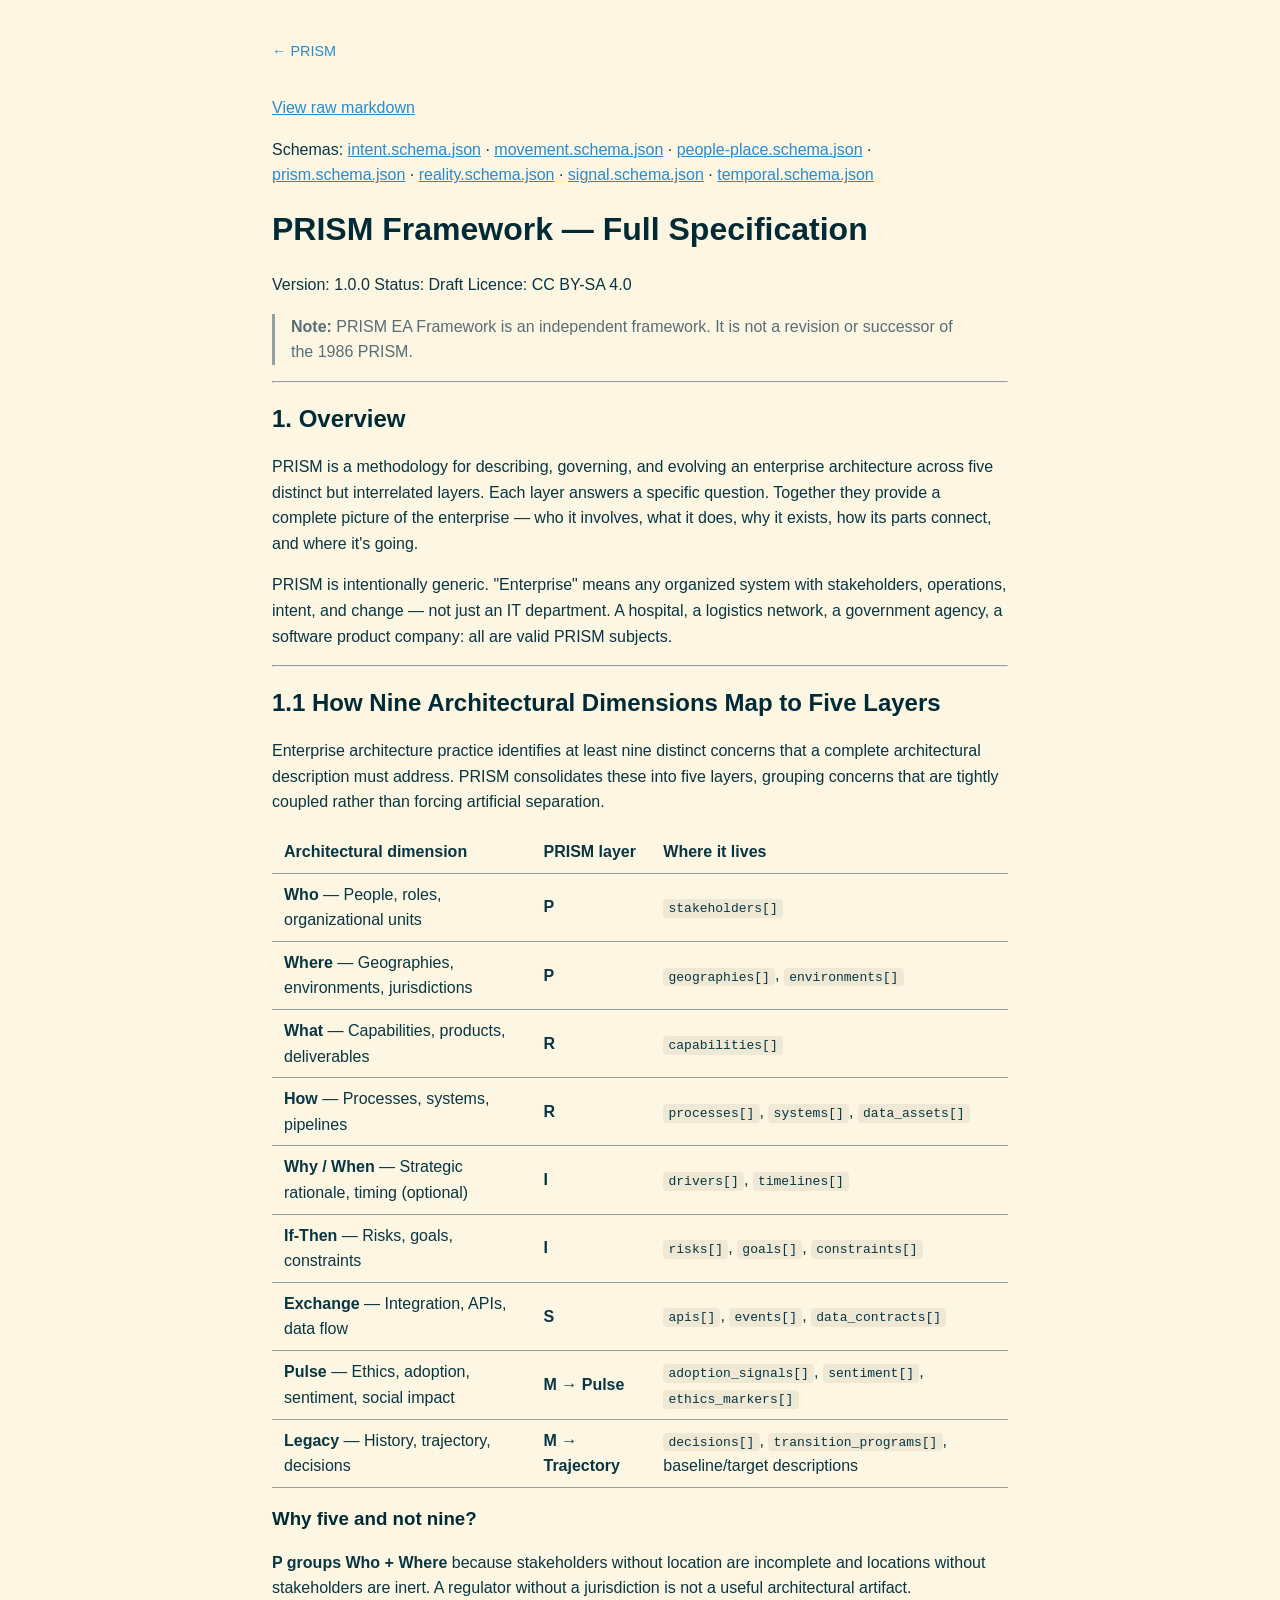
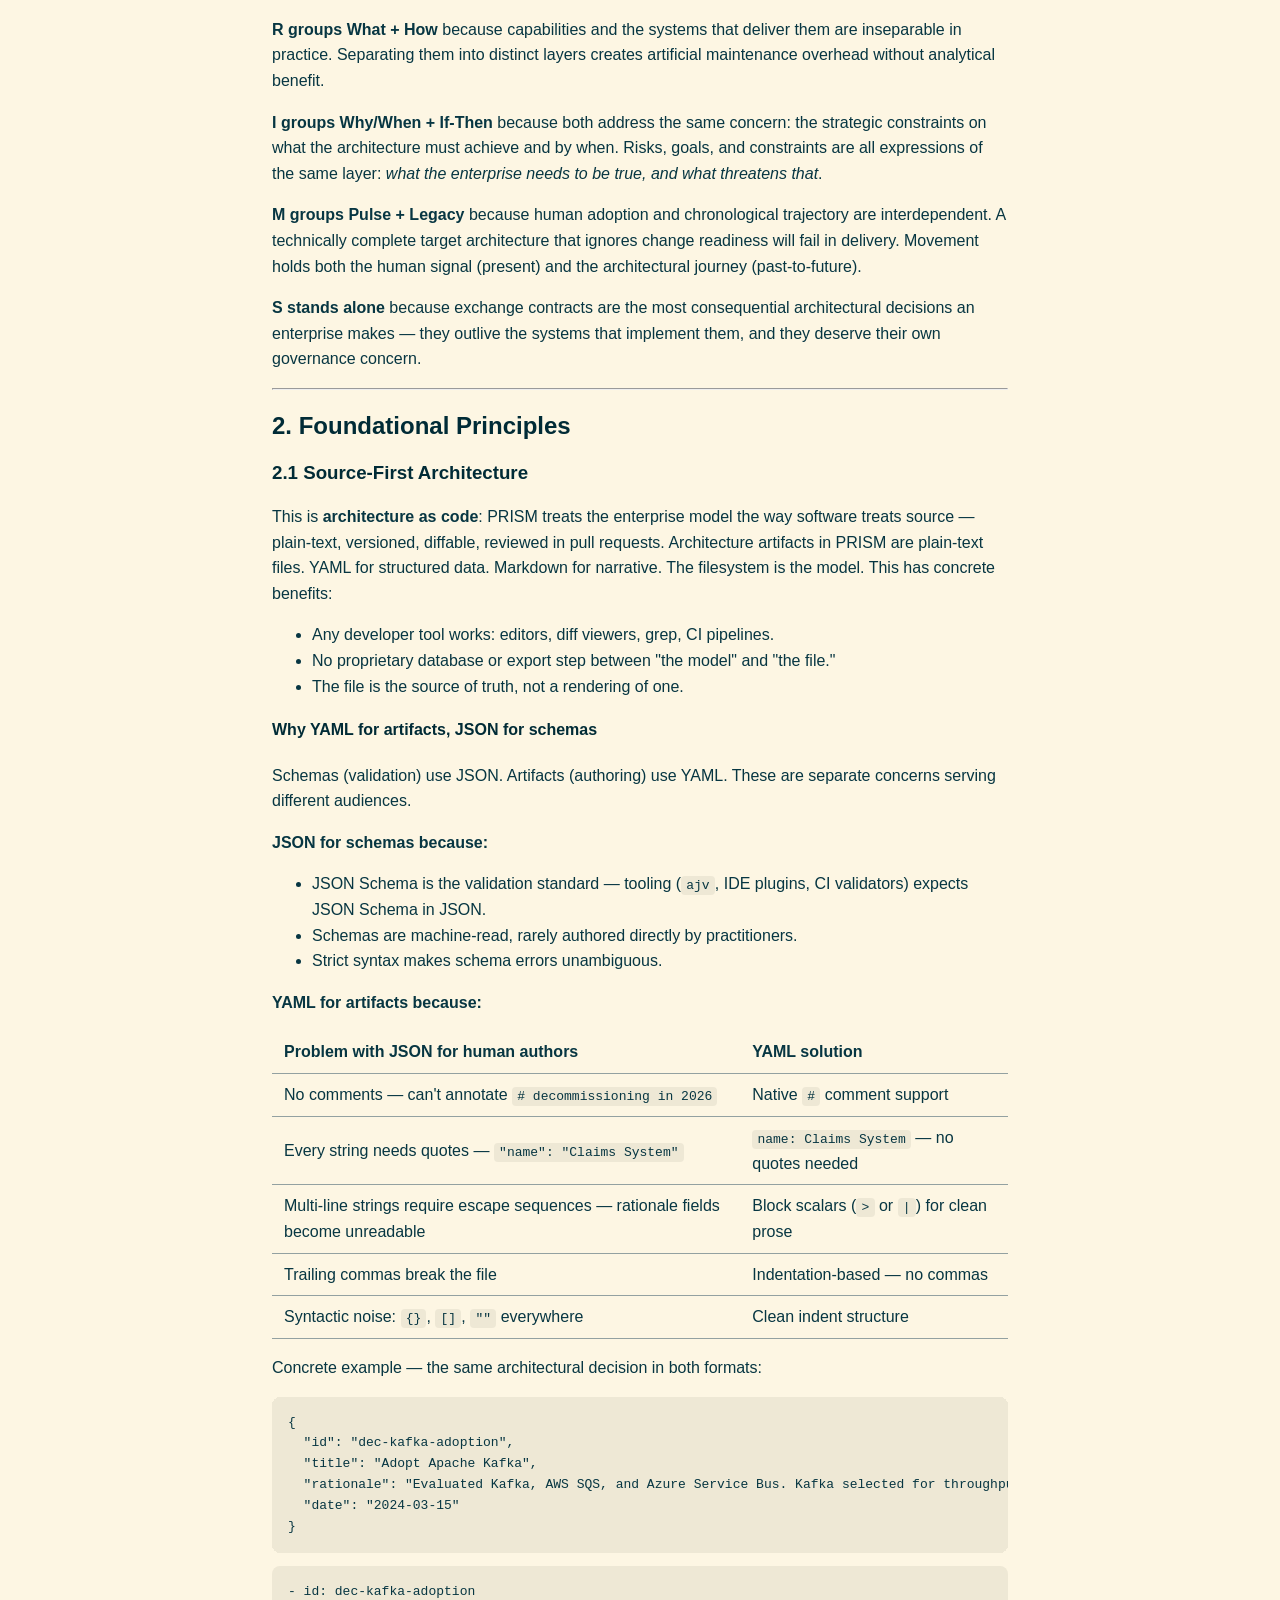
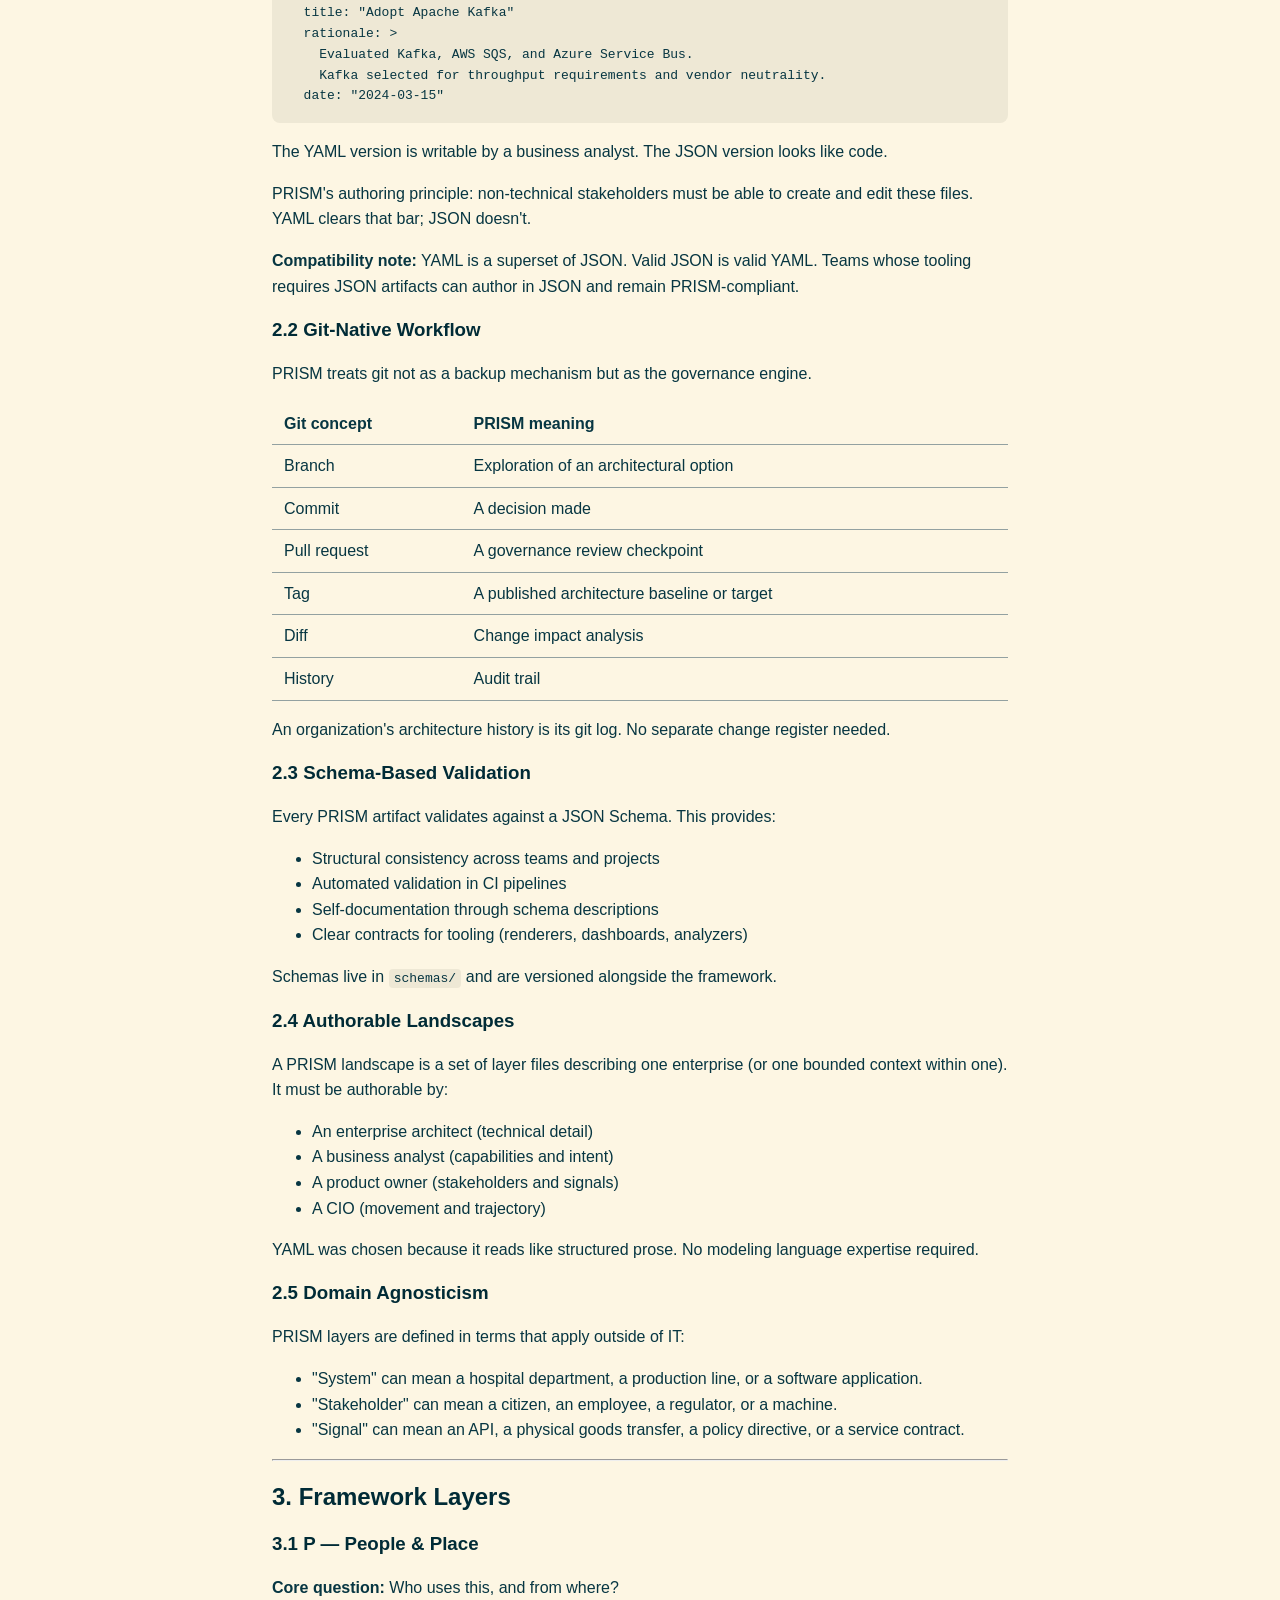
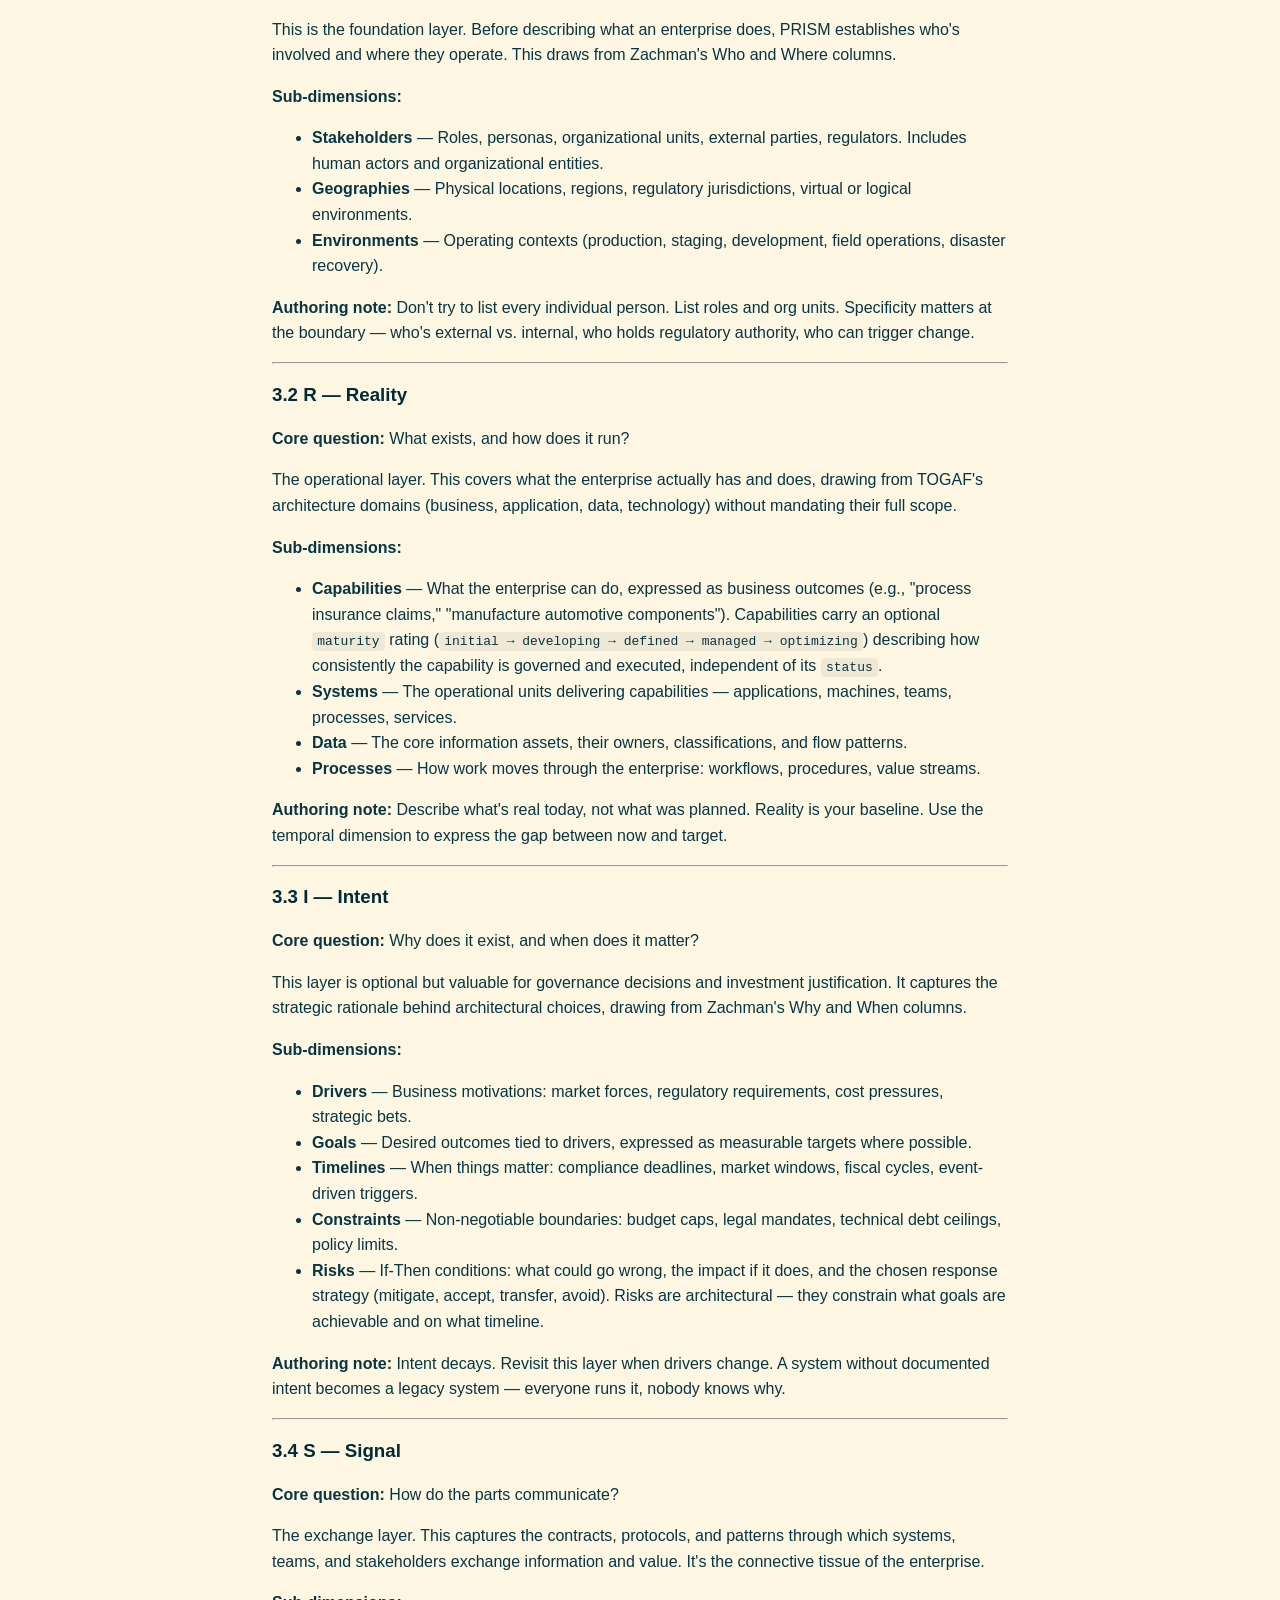
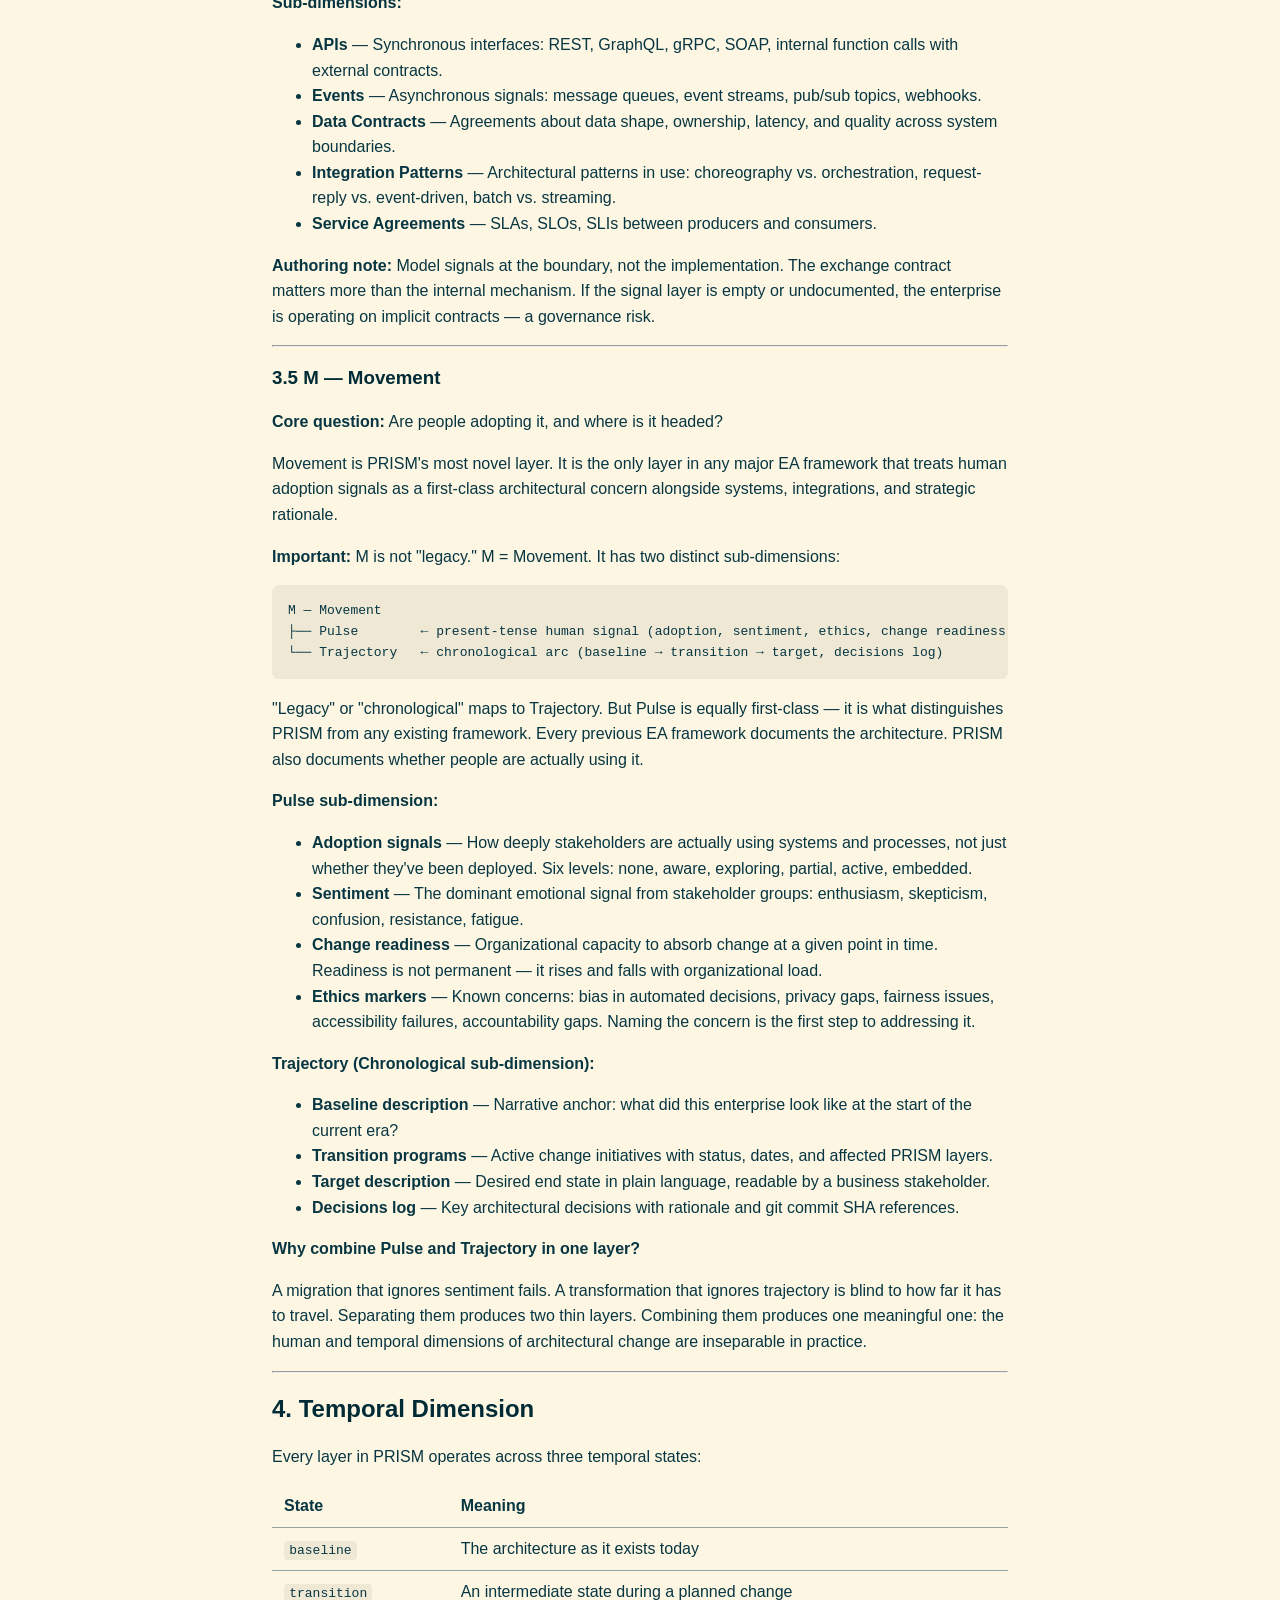
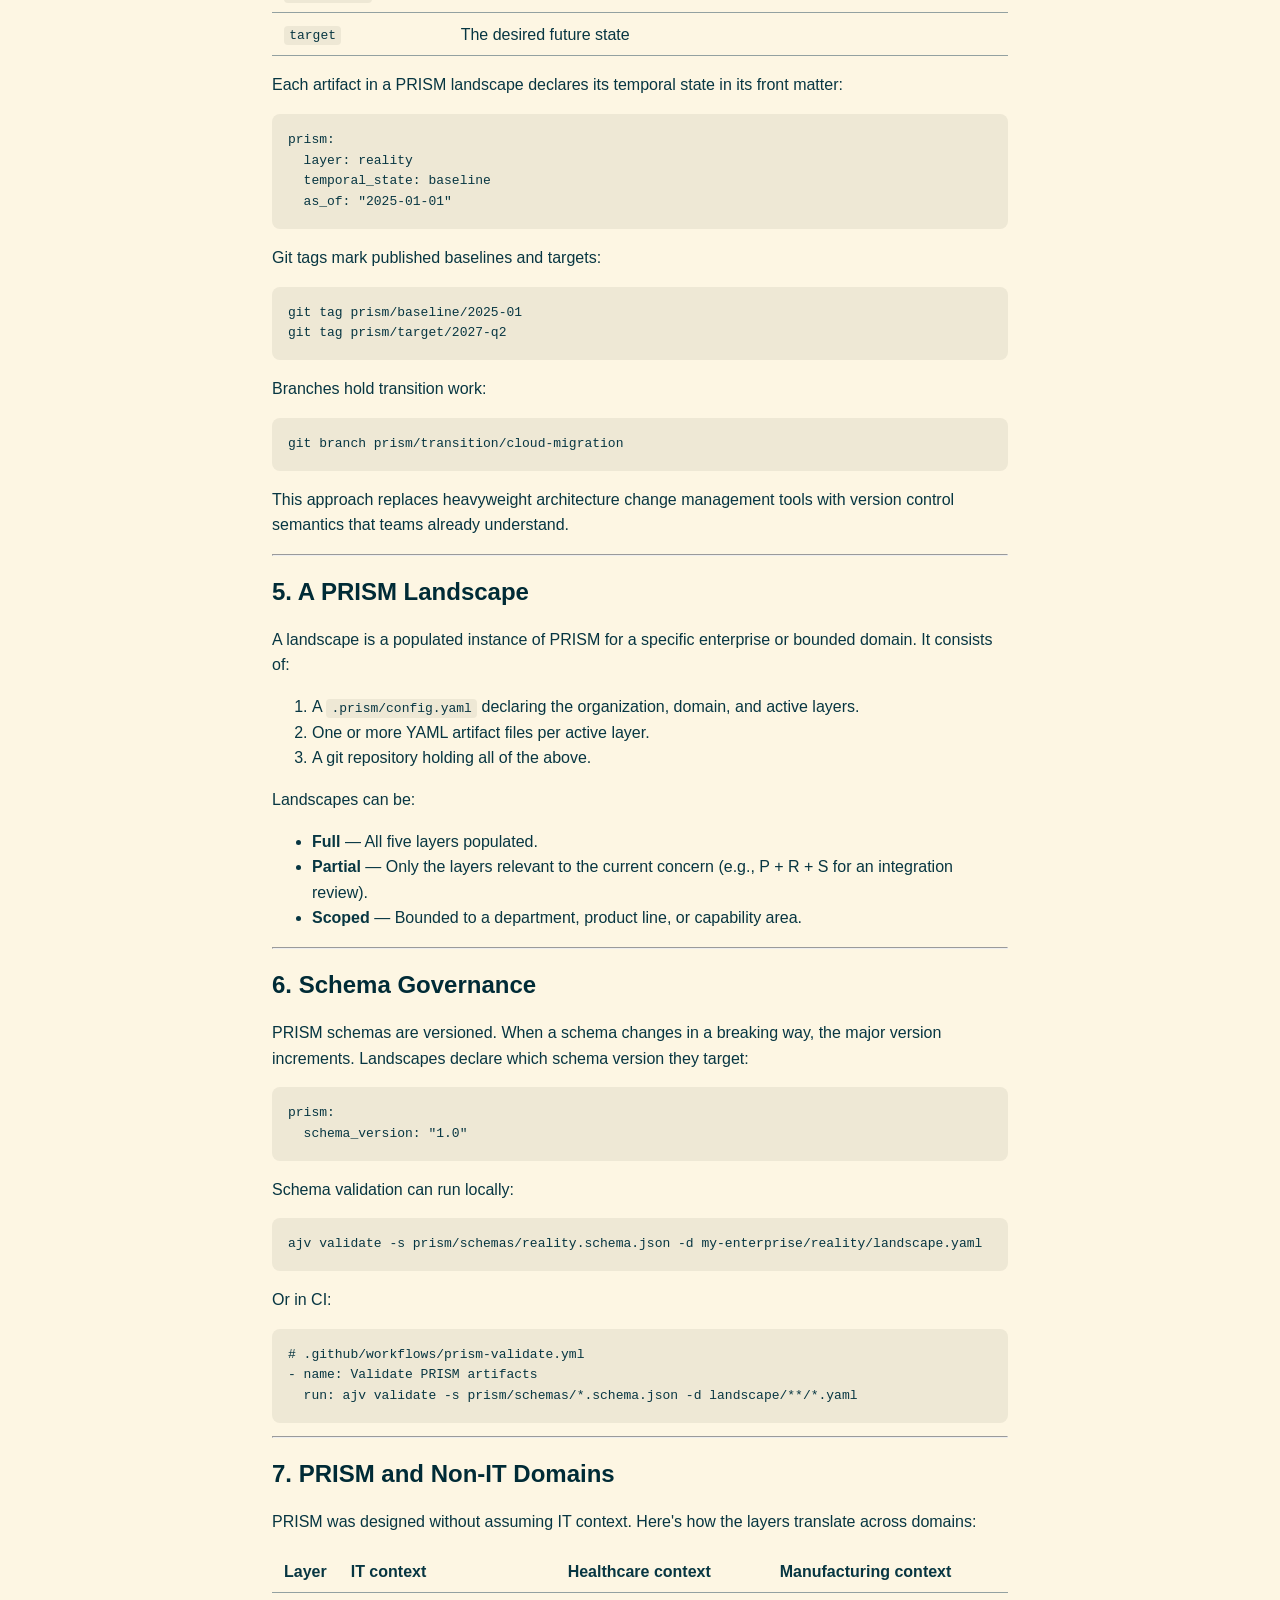
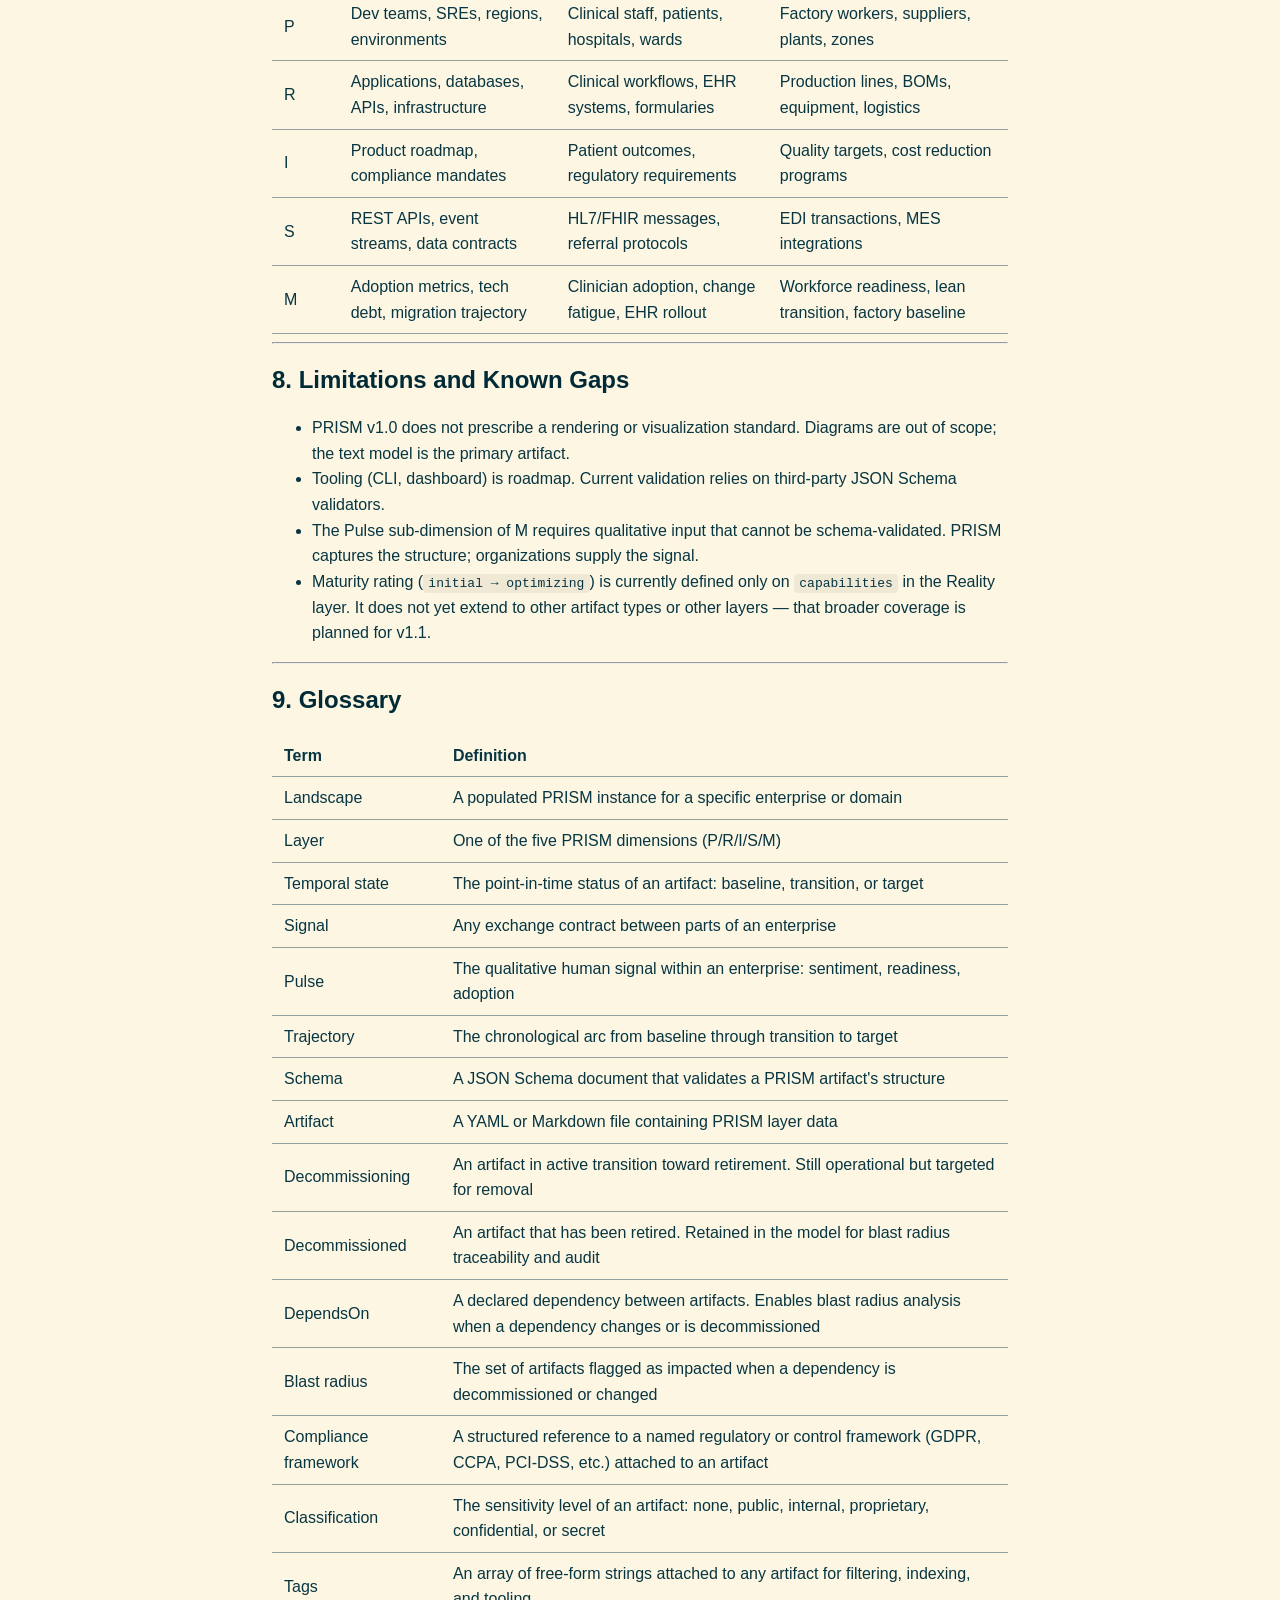
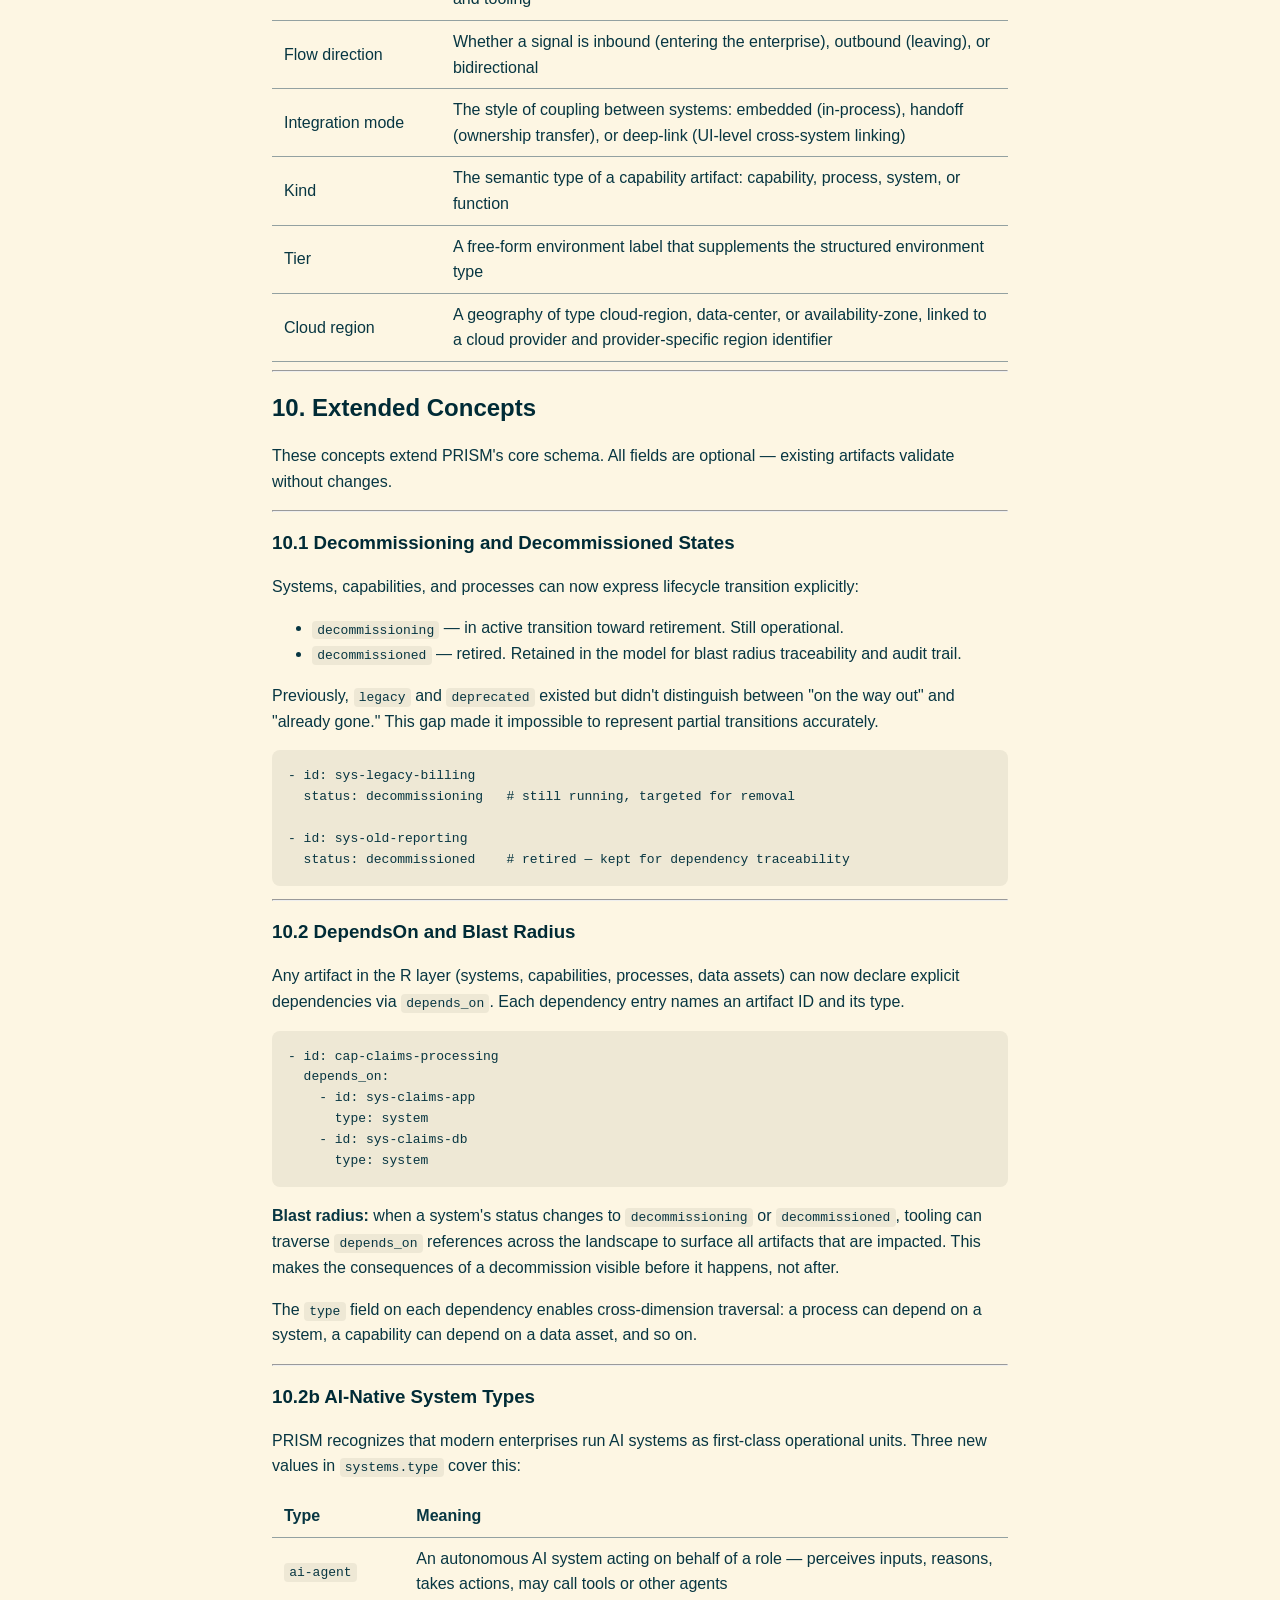
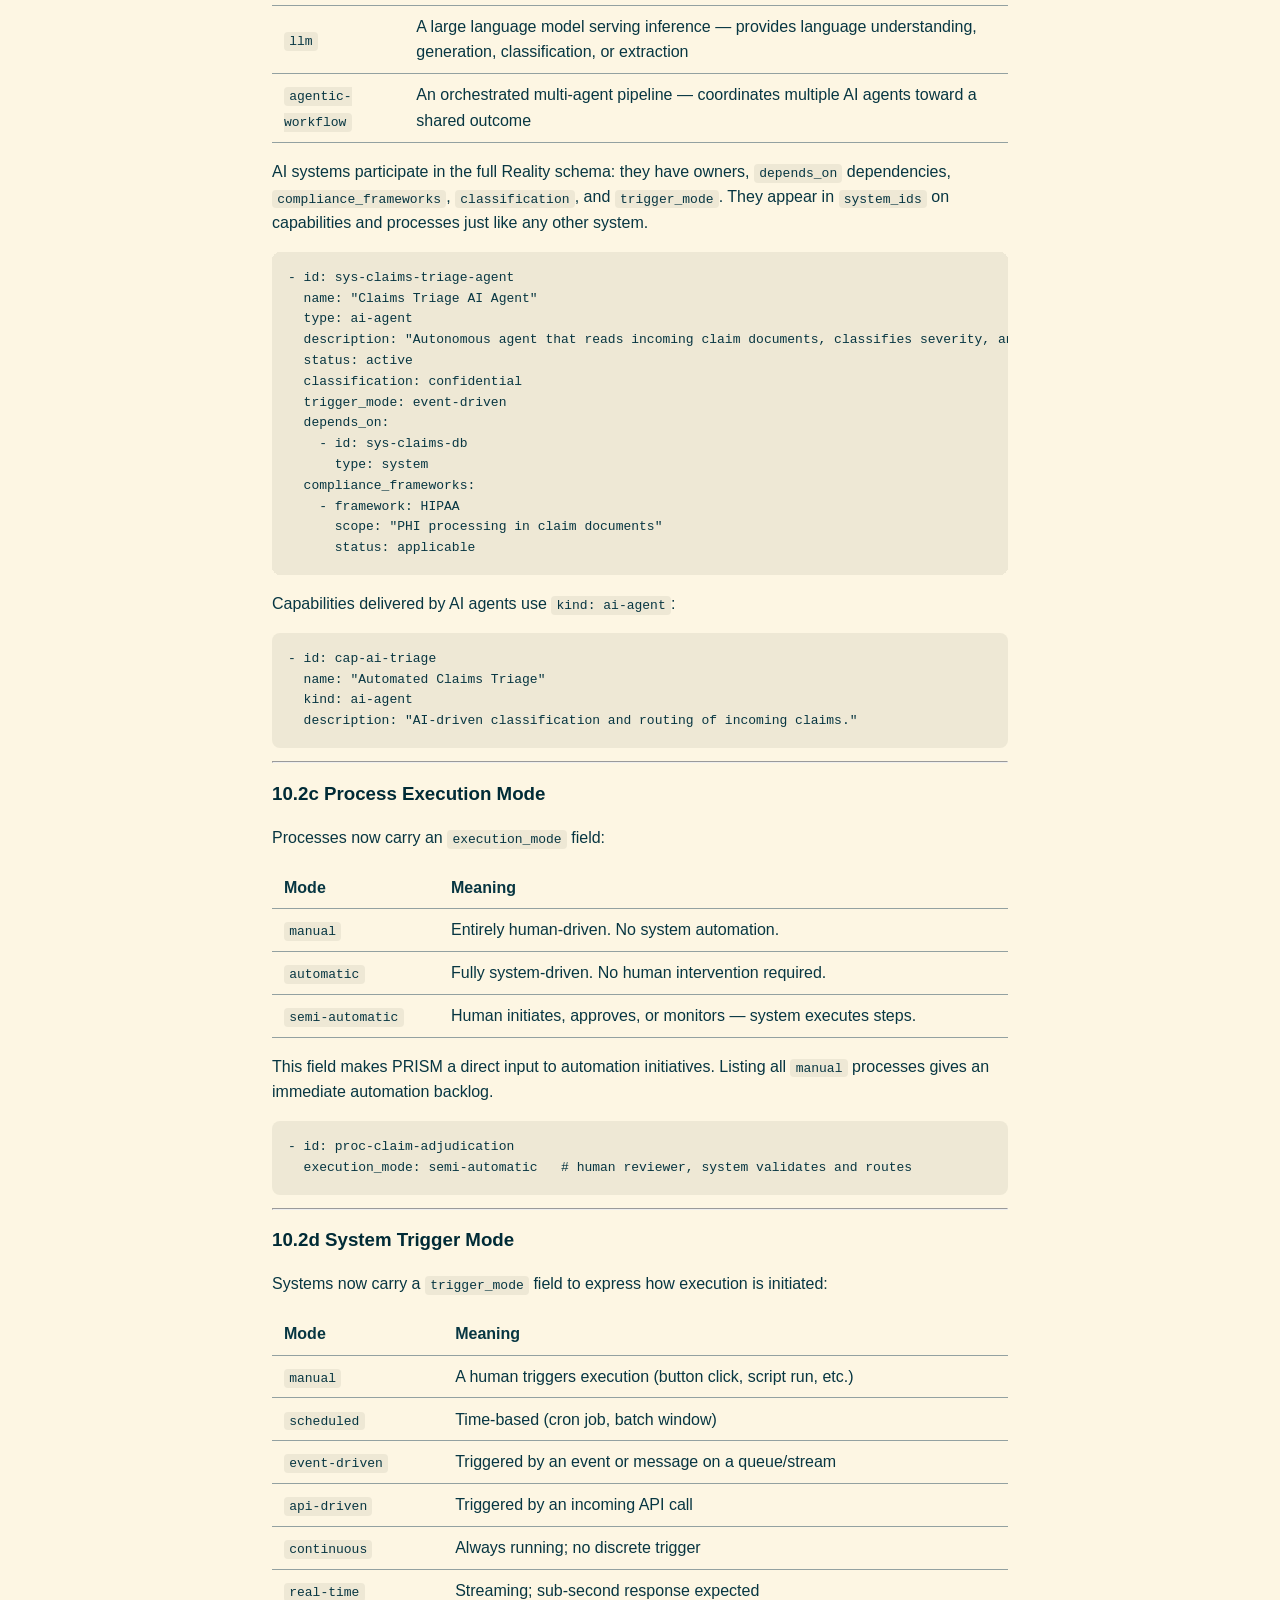
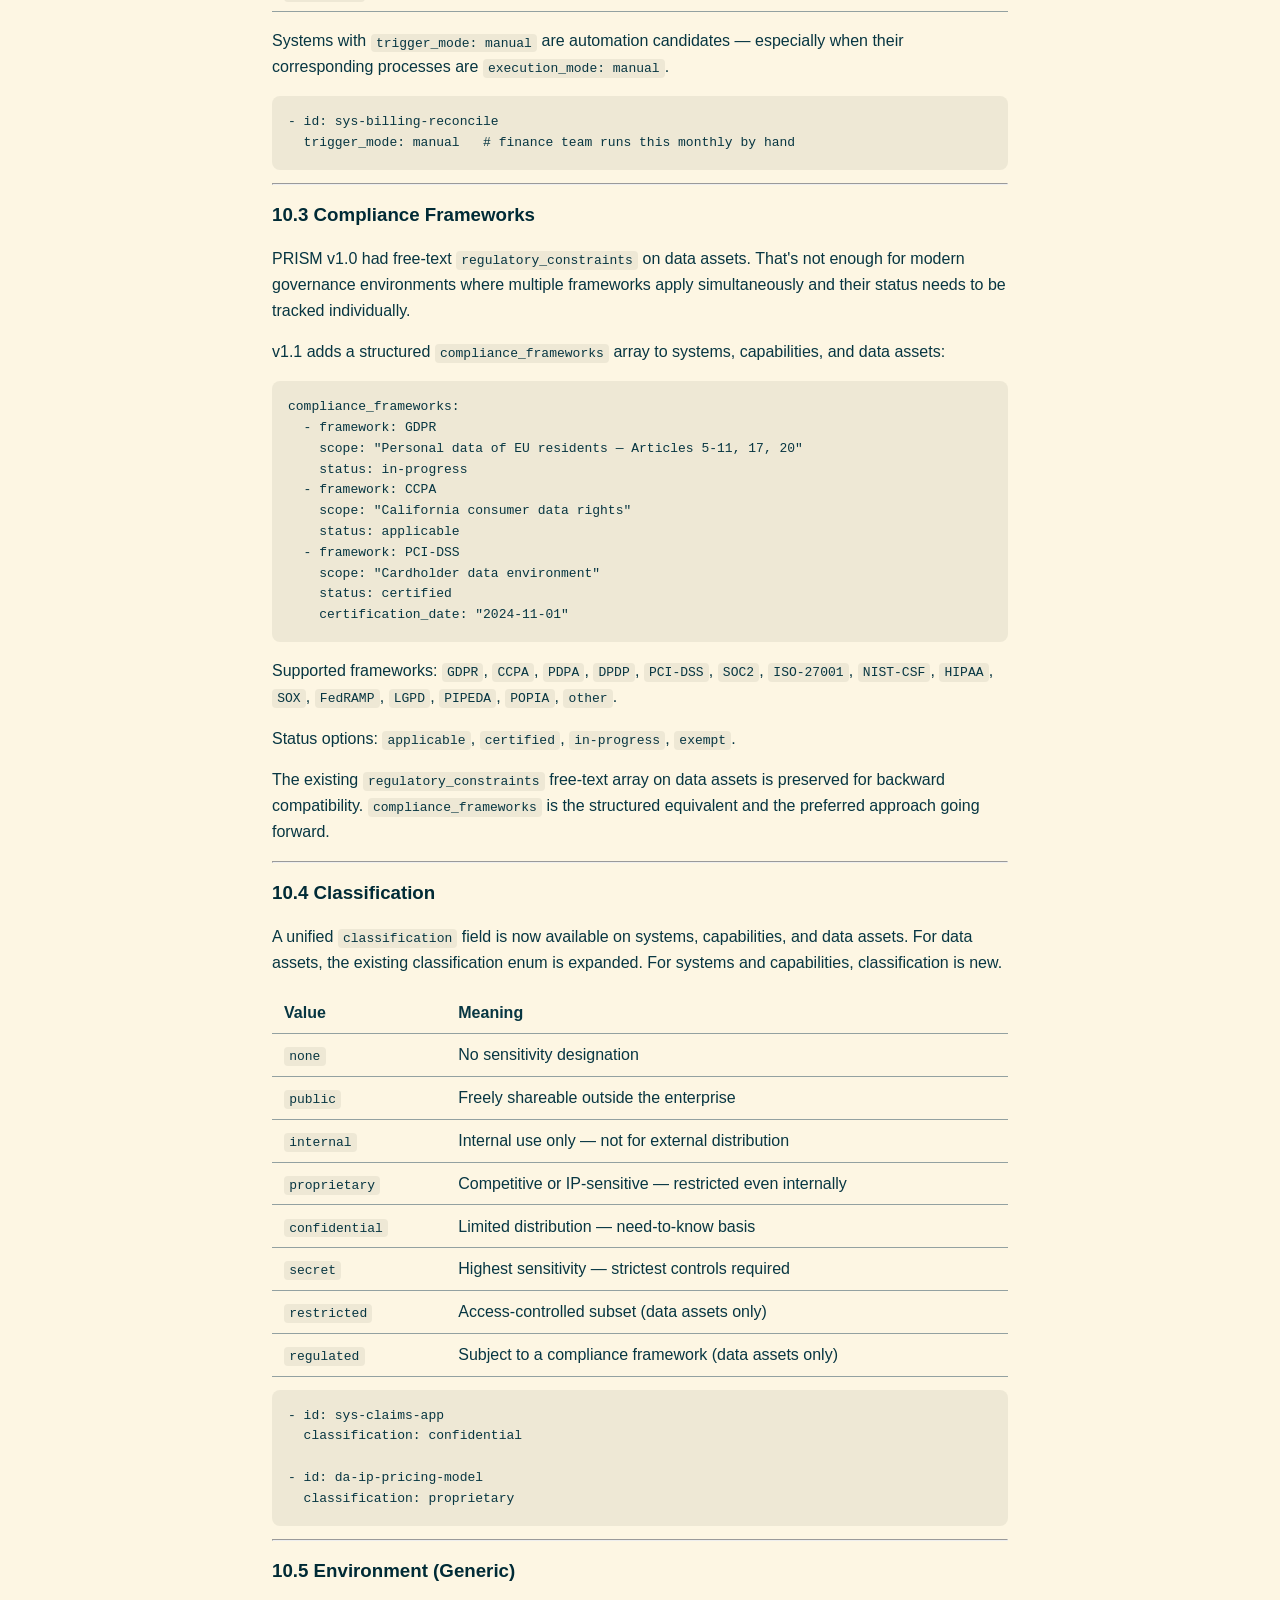
<file: specs/prism/index.html>
<!doctype html>
<html lang="en">
<head>
<meta charset="UTF-8">
<meta name="viewport" content="width=device-width,initial-scale=1">
<title>PRISM — Enterprise Architecture Spec | PRISM Framework</title>
<meta name="description" content="Five layers. The full enterprise as a navigable, git-native landscape.">
<meta name="robots" content="index, follow">
<link rel="canonical" href="https://prism-framework.org/specs/prism/">
<meta property="og:type" content="article">
<meta property="og:title" content="PRISM — Enterprise Architecture Spec | PRISM Framework">
<meta property="og:description" content="Five layers. The full enterprise as a navigable, git-native landscape.">
<meta property="og:url" content="https://prism-framework.org/specs/prism/">
<link rel="alternate" type="text/markdown" href="https://prism-framework.org/specs/prism.md">
<style>
  :root { color-scheme: light; }
  body { max-width: 46rem; margin: 0 auto; padding: 2.5rem 1.5rem 4rem; font-family: -apple-system, BlinkMacSystemFont, "Segoe UI", sans-serif; line-height: 1.6; color: #073642; background: #fdf6e3; }
  a { color: #268bd2; }
  nav { margin-bottom: 2rem; font-size: 0.9rem; }
  nav a { text-decoration: none; }
  h1, h2, h3, h4 { color: #002b36; line-height: 1.3; }
  pre { background: #eee8d5; padding: 1rem; border-radius: 0.5rem; overflow-x: auto; }
  code { background: #eee8d5; padding: 0.15em 0.4em; border-radius: 0.25rem; }
  pre code { background: none; padding: 0; }
  table { border-collapse: collapse; width: 100%; }
  th, td { border-bottom: 1px solid #93a1a1; padding: 0.5em 0.75em; text-align: left; }
  blockquote { border-left: 3px solid #93a1a1; margin-left: 0; padding-left: 1rem; color: #586e75; }
</style>
</head>
<body>
<nav><a href="https://prism-framework.org/">&larr; PRISM</a></nav>
<p><a href="https://prism-framework.org/specs/prism.md">View raw markdown</a></p>
<p>Schemas: <a href="https://prism-framework.org/specs/prism/schemas/intent.schema.json">intent.schema.json</a> &middot; <a href="https://prism-framework.org/specs/prism/schemas/movement.schema.json">movement.schema.json</a> &middot; <a href="https://prism-framework.org/specs/prism/schemas/people-place.schema.json">people-place.schema.json</a> &middot; <a href="https://prism-framework.org/specs/prism/schemas/prism.schema.json">prism.schema.json</a> &middot; <a href="https://prism-framework.org/specs/prism/schemas/reality.schema.json">reality.schema.json</a> &middot; <a href="https://prism-framework.org/specs/prism/schemas/signal.schema.json">signal.schema.json</a> &middot; <a href="https://prism-framework.org/specs/prism/schemas/temporal.schema.json">temporal.schema.json</a></p>
<h1>PRISM Framework — Full Specification</h1>
<p>Version: 1.0.0
Status: Draft
Licence: CC BY-SA 4.0</p>
<blockquote>
<p><strong>Note:</strong> PRISM EA Framework is an independent framework. It is not a revision or successor of the 1986 PRISM.</p>
</blockquote>
<hr>
<h2>1. Overview</h2>
<p>PRISM is a methodology for describing, governing, and evolving an enterprise architecture across five distinct but interrelated layers. Each layer answers a specific question. Together they provide a complete picture of the enterprise — who it involves, what it does, why it exists, how its parts connect, and where it&#39;s going.</p>
<p>PRISM is intentionally generic. &quot;Enterprise&quot; means any organized system with stakeholders, operations, intent, and change — not just an IT department. A hospital, a logistics network, a government agency, a software product company: all are valid PRISM subjects.</p>
<hr>
<h2>1.1 How Nine Architectural Dimensions Map to Five Layers</h2>
<p>Enterprise architecture practice identifies at least nine distinct concerns that a complete architectural description must address. PRISM consolidates these into five layers, grouping concerns that are tightly coupled rather than forcing artificial separation.</p>
<table>
<thead>
<tr>
<th>Architectural dimension</th>
<th>PRISM layer</th>
<th>Where it lives</th>
</tr>
</thead>
<tbody><tr>
<td><strong>Who</strong> — People, roles, organizational units</td>
<td><strong>P</strong></td>
<td><code>stakeholders[]</code></td>
</tr>
<tr>
<td><strong>Where</strong> — Geographies, environments, jurisdictions</td>
<td><strong>P</strong></td>
<td><code>geographies[]</code>, <code>environments[]</code></td>
</tr>
<tr>
<td><strong>What</strong> — Capabilities, products, deliverables</td>
<td><strong>R</strong></td>
<td><code>capabilities[]</code></td>
</tr>
<tr>
<td><strong>How</strong> — Processes, systems, pipelines</td>
<td><strong>R</strong></td>
<td><code>processes[]</code>, <code>systems[]</code>, <code>data_assets[]</code></td>
</tr>
<tr>
<td><strong>Why / When</strong> — Strategic rationale, timing (optional)</td>
<td><strong>I</strong></td>
<td><code>drivers[]</code>, <code>timelines[]</code></td>
</tr>
<tr>
<td><strong>If-Then</strong> — Risks, goals, constraints</td>
<td><strong>I</strong></td>
<td><code>risks[]</code>, <code>goals[]</code>, <code>constraints[]</code></td>
</tr>
<tr>
<td><strong>Exchange</strong> — Integration, APIs, data flow</td>
<td><strong>S</strong></td>
<td><code>apis[]</code>, <code>events[]</code>, <code>data_contracts[]</code></td>
</tr>
<tr>
<td><strong>Pulse</strong> — Ethics, adoption, sentiment, social impact</td>
<td><strong>M → Pulse</strong></td>
<td><code>adoption_signals[]</code>, <code>sentiment[]</code>, <code>ethics_markers[]</code></td>
</tr>
<tr>
<td><strong>Legacy</strong> — History, trajectory, decisions</td>
<td><strong>M → Trajectory</strong></td>
<td><code>decisions[]</code>, <code>transition_programs[]</code>, baseline/target descriptions</td>
</tr>
</tbody></table>
<h3>Why five and not nine?</h3>
<p><strong>P groups Who + Where</strong> because stakeholders without location are incomplete and locations without stakeholders are inert. A regulator without a jurisdiction is not a useful architectural artifact.</p>
<p><strong>R groups What + How</strong> because capabilities and the systems that deliver them are inseparable in practice. Separating them into distinct layers creates artificial maintenance overhead without analytical benefit.</p>
<p><strong>I groups Why/When + If-Then</strong> because both address the same concern: the strategic constraints on what the architecture must achieve and by when. Risks, goals, and constraints are all expressions of the same layer: <em>what the enterprise needs to be true, and what threatens that</em>.</p>
<p><strong>M groups Pulse + Legacy</strong> because human adoption and chronological trajectory are interdependent. A technically complete target architecture that ignores change readiness will fail in delivery. Movement holds both the human signal (present) and the architectural journey (past-to-future).</p>
<p><strong>S stands alone</strong> because exchange contracts are the most consequential architectural decisions an enterprise makes — they outlive the systems that implement them, and they deserve their own governance concern.</p>
<hr>
<h2>2. Foundational Principles</h2>
<h3>2.1 Source-First Architecture</h3>
<p>This is <strong>architecture as code</strong>: PRISM treats the enterprise model the way software treats source — plain-text, versioned, diffable, reviewed in pull requests. Architecture artifacts in PRISM are plain-text files. YAML for structured data. Markdown for narrative. The filesystem is the model. This has concrete benefits:</p>
<ul>
<li>Any developer tool works: editors, diff viewers, grep, CI pipelines.</li>
<li>No proprietary database or export step between &quot;the model&quot; and &quot;the file.&quot;</li>
<li>The file is the source of truth, not a rendering of one.</li>
</ul>
<h4>Why YAML for artifacts, JSON for schemas</h4>
<p>Schemas (validation) use JSON. Artifacts (authoring) use YAML. These are separate concerns serving different audiences.</p>
<p><strong>JSON for schemas because:</strong></p>
<ul>
<li>JSON Schema is the validation standard — tooling (<code>ajv</code>, IDE plugins, CI validators) expects JSON Schema in JSON.</li>
<li>Schemas are machine-read, rarely authored directly by practitioners.</li>
<li>Strict syntax makes schema errors unambiguous.</li>
</ul>
<p><strong>YAML for artifacts because:</strong></p>
<table>
<thead>
<tr>
<th>Problem with JSON for human authors</th>
<th>YAML solution</th>
</tr>
</thead>
<tbody><tr>
<td>No comments — can&#39;t annotate <code># decommissioning in 2026</code></td>
<td>Native <code>#</code> comment support</td>
</tr>
<tr>
<td>Every string needs quotes — <code>&quot;name&quot;: &quot;Claims System&quot;</code></td>
<td><code>name: Claims System</code> — no quotes needed</td>
</tr>
<tr>
<td>Multi-line strings require escape sequences — rationale fields become unreadable</td>
<td>Block scalars (<code>&gt;</code> or <code>|</code>) for clean prose</td>
</tr>
<tr>
<td>Trailing commas break the file</td>
<td>Indentation-based — no commas</td>
</tr>
<tr>
<td>Syntactic noise: <code>{}</code>, <code>[]</code>, <code>&quot;&quot;</code> everywhere</td>
<td>Clean indent structure</td>
</tr>
</tbody></table>
<p>Concrete example — the same architectural decision in both formats:</p>
<pre><code class="language-json">{
  &quot;id&quot;: &quot;dec-kafka-adoption&quot;,
  &quot;title&quot;: &quot;Adopt Apache Kafka&quot;,
  &quot;rationale&quot;: &quot;Evaluated Kafka, AWS SQS, and Azure Service Bus. Kafka selected for throughput requirements and vendor neutrality.&quot;,
  &quot;date&quot;: &quot;2024-03-15&quot;
}
</code></pre>
<pre><code class="language-yaml">- id: dec-kafka-adoption
  title: &quot;Adopt Apache Kafka&quot;
  rationale: &gt;
    Evaluated Kafka, AWS SQS, and Azure Service Bus.
    Kafka selected for throughput requirements and vendor neutrality.
  date: &quot;2024-03-15&quot;
</code></pre>
<p>The YAML version is writable by a business analyst. The JSON version looks like code.</p>
<p>PRISM&#39;s authoring principle: non-technical stakeholders must be able to create and edit these files. YAML clears that bar; JSON doesn&#39;t.</p>
<p><strong>Compatibility note:</strong> YAML is a superset of JSON. Valid JSON is valid YAML. Teams whose tooling requires JSON artifacts can author in JSON and remain PRISM-compliant.</p>
<h3>2.2 Git-Native Workflow</h3>
<p>PRISM treats git not as a backup mechanism but as the governance engine.</p>
<table>
<thead>
<tr>
<th>Git concept</th>
<th>PRISM meaning</th>
</tr>
</thead>
<tbody><tr>
<td>Branch</td>
<td>Exploration of an architectural option</td>
</tr>
<tr>
<td>Commit</td>
<td>A decision made</td>
</tr>
<tr>
<td>Pull request</td>
<td>A governance review checkpoint</td>
</tr>
<tr>
<td>Tag</td>
<td>A published architecture baseline or target</td>
</tr>
<tr>
<td>Diff</td>
<td>Change impact analysis</td>
</tr>
<tr>
<td>History</td>
<td>Audit trail</td>
</tr>
</tbody></table>
<p>An organization&#39;s architecture history is its git log. No separate change register needed.</p>
<h3>2.3 Schema-Based Validation</h3>
<p>Every PRISM artifact validates against a JSON Schema. This provides:</p>
<ul>
<li>Structural consistency across teams and projects</li>
<li>Automated validation in CI pipelines</li>
<li>Self-documentation through schema descriptions</li>
<li>Clear contracts for tooling (renderers, dashboards, analyzers)</li>
</ul>
<p>Schemas live in <code>schemas/</code> and are versioned alongside the framework.</p>
<h3>2.4 Authorable Landscapes</h3>
<p>A PRISM landscape is a set of layer files describing one enterprise (or one bounded context within one). It must be authorable by:</p>
<ul>
<li>An enterprise architect (technical detail)</li>
<li>A business analyst (capabilities and intent)</li>
<li>A product owner (stakeholders and signals)</li>
<li>A CIO (movement and trajectory)</li>
</ul>
<p>YAML was chosen because it reads like structured prose. No modeling language expertise required.</p>
<h3>2.5 Domain Agnosticism</h3>
<p>PRISM layers are defined in terms that apply outside of IT:</p>
<ul>
<li>&quot;System&quot; can mean a hospital department, a production line, or a software application.</li>
<li>&quot;Stakeholder&quot; can mean a citizen, an employee, a regulator, or a machine.</li>
<li>&quot;Signal&quot; can mean an API, a physical goods transfer, a policy directive, or a service contract.</li>
</ul>
<hr>
<h2>3. Framework Layers</h2>
<h3>3.1 P — People &amp; Place</h3>
<p><strong>Core question:</strong> Who uses this, and from where?</p>
<p>This is the foundation layer. Before describing what an enterprise does, PRISM establishes who&#39;s involved and where they operate. This draws from Zachman&#39;s Who and Where columns.</p>
<p><strong>Sub-dimensions:</strong></p>
<ul>
<li><strong>Stakeholders</strong> — Roles, personas, organizational units, external parties, regulators. Includes human actors and organizational entities.</li>
<li><strong>Geographies</strong> — Physical locations, regions, regulatory jurisdictions, virtual or logical environments.</li>
<li><strong>Environments</strong> — Operating contexts (production, staging, development, field operations, disaster recovery).</li>
</ul>
<p><strong>Authoring note:</strong> Don&#39;t try to list every individual person. List roles and org units. Specificity matters at the boundary — who&#39;s external vs. internal, who holds regulatory authority, who can trigger change.</p>
<hr>
<h3>3.2 R — Reality</h3>
<p><strong>Core question:</strong> What exists, and how does it run?</p>
<p>The operational layer. This covers what the enterprise actually has and does, drawing from TOGAF&#39;s architecture domains (business, application, data, technology) without mandating their full scope.</p>
<p><strong>Sub-dimensions:</strong></p>
<ul>
<li><strong>Capabilities</strong> — What the enterprise can do, expressed as business outcomes (e.g., &quot;process insurance claims,&quot; &quot;manufacture automotive components&quot;). Capabilities carry an optional <code>maturity</code> rating (<code>initial → developing → defined → managed → optimizing</code>) describing how consistently the capability is governed and executed, independent of its <code>status</code>.</li>
<li><strong>Systems</strong> — The operational units delivering capabilities — applications, machines, teams, processes, services.</li>
<li><strong>Data</strong> — The core information assets, their owners, classifications, and flow patterns.</li>
<li><strong>Processes</strong> — How work moves through the enterprise: workflows, procedures, value streams.</li>
</ul>
<p><strong>Authoring note:</strong> Describe what&#39;s real today, not what was planned. Reality is your baseline. Use the temporal dimension to express the gap between now and target.</p>
<hr>
<h3>3.3 I — Intent</h3>
<p><strong>Core question:</strong> Why does it exist, and when does it matter?</p>
<p>This layer is optional but valuable for governance decisions and investment justification. It captures the strategic rationale behind architectural choices, drawing from Zachman&#39;s Why and When columns.</p>
<p><strong>Sub-dimensions:</strong></p>
<ul>
<li><strong>Drivers</strong> — Business motivations: market forces, regulatory requirements, cost pressures, strategic bets.</li>
<li><strong>Goals</strong> — Desired outcomes tied to drivers, expressed as measurable targets where possible.</li>
<li><strong>Timelines</strong> — When things matter: compliance deadlines, market windows, fiscal cycles, event-driven triggers.</li>
<li><strong>Constraints</strong> — Non-negotiable boundaries: budget caps, legal mandates, technical debt ceilings, policy limits.</li>
<li><strong>Risks</strong> — If-Then conditions: what could go wrong, the impact if it does, and the chosen response strategy (mitigate, accept, transfer, avoid). Risks are architectural — they constrain what goals are achievable and on what timeline.</li>
</ul>
<p><strong>Authoring note:</strong> Intent decays. Revisit this layer when drivers change. A system without documented intent becomes a legacy system — everyone runs it, nobody knows why.</p>
<hr>
<h3>3.4 S — Signal</h3>
<p><strong>Core question:</strong> How do the parts communicate?</p>
<p>The exchange layer. This captures the contracts, protocols, and patterns through which systems, teams, and stakeholders exchange information and value. It&#39;s the connective tissue of the enterprise.</p>
<p><strong>Sub-dimensions:</strong></p>
<ul>
<li><strong>APIs</strong> — Synchronous interfaces: REST, GraphQL, gRPC, SOAP, internal function calls with external contracts.</li>
<li><strong>Events</strong> — Asynchronous signals: message queues, event streams, pub/sub topics, webhooks.</li>
<li><strong>Data Contracts</strong> — Agreements about data shape, ownership, latency, and quality across system boundaries.</li>
<li><strong>Integration Patterns</strong> — Architectural patterns in use: choreography vs. orchestration, request-reply vs. event-driven, batch vs. streaming.</li>
<li><strong>Service Agreements</strong> — SLAs, SLOs, SLIs between producers and consumers.</li>
</ul>
<p><strong>Authoring note:</strong> Model signals at the boundary, not the implementation. The exchange contract matters more than the internal mechanism. If the signal layer is empty or undocumented, the enterprise is operating on implicit contracts — a governance risk.</p>
<hr>
<h3>3.5 M — Movement</h3>
<p><strong>Core question:</strong> Are people adopting it, and where is it headed?</p>
<p>Movement is PRISM&#39;s most novel layer. It is the only layer in any major EA framework that treats human adoption signals as a first-class architectural concern alongside systems, integrations, and strategic rationale.</p>
<p><strong>Important:</strong> M is not &quot;legacy.&quot; M = Movement. It has two distinct sub-dimensions:</p>
<pre><code>M — Movement
├── Pulse        ← present-tense human signal (adoption, sentiment, ethics, change readiness)
└── Trajectory   ← chronological arc (baseline → transition → target, decisions log)
</code></pre>
<p>&quot;Legacy&quot; or &quot;chronological&quot; maps to Trajectory. But Pulse is equally first-class — it is what distinguishes PRISM from any existing framework. Every previous EA framework documents the architecture. PRISM also documents whether people are actually using it.</p>
<p><strong>Pulse sub-dimension:</strong></p>
<ul>
<li><strong>Adoption signals</strong> — How deeply stakeholders are actually using systems and processes, not just whether they&#39;ve been deployed. Six levels: none, aware, exploring, partial, active, embedded.</li>
<li><strong>Sentiment</strong> — The dominant emotional signal from stakeholder groups: enthusiasm, skepticism, confusion, resistance, fatigue.</li>
<li><strong>Change readiness</strong> — Organizational capacity to absorb change at a given point in time. Readiness is not permanent — it rises and falls with organizational load.</li>
<li><strong>Ethics markers</strong> — Known concerns: bias in automated decisions, privacy gaps, fairness issues, accessibility failures, accountability gaps. Naming the concern is the first step to addressing it.</li>
</ul>
<p><strong>Trajectory (Chronological sub-dimension):</strong></p>
<ul>
<li><strong>Baseline description</strong> — Narrative anchor: what did this enterprise look like at the start of the current era?</li>
<li><strong>Transition programs</strong> — Active change initiatives with status, dates, and affected PRISM layers.</li>
<li><strong>Target description</strong> — Desired end state in plain language, readable by a business stakeholder.</li>
<li><strong>Decisions log</strong> — Key architectural decisions with rationale and git commit SHA references.</li>
</ul>
<p><strong>Why combine Pulse and Trajectory in one layer?</strong></p>
<p>A migration that ignores sentiment fails. A transformation that ignores trajectory is blind to how far it has to travel. Separating them produces two thin layers. Combining them produces one meaningful one: the human and temporal dimensions of architectural change are inseparable in practice.</p>
<hr>
<h2>4. Temporal Dimension</h2>
<p>Every layer in PRISM operates across three temporal states:</p>
<table>
<thead>
<tr>
<th>State</th>
<th>Meaning</th>
</tr>
</thead>
<tbody><tr>
<td><code>baseline</code></td>
<td>The architecture as it exists today</td>
</tr>
<tr>
<td><code>transition</code></td>
<td>An intermediate state during a planned change</td>
</tr>
<tr>
<td><code>target</code></td>
<td>The desired future state</td>
</tr>
</tbody></table>
<p>Each artifact in a PRISM landscape declares its temporal state in its front matter:</p>
<pre><code class="language-yaml">prism:
  layer: reality
  temporal_state: baseline
  as_of: &quot;2025-01-01&quot;
</code></pre>
<p>Git tags mark published baselines and targets:</p>
<pre><code>git tag prism/baseline/2025-01
git tag prism/target/2027-q2
</code></pre>
<p>Branches hold transition work:</p>
<pre><code>git branch prism/transition/cloud-migration
</code></pre>
<p>This approach replaces heavyweight architecture change management tools with version control semantics that teams already understand.</p>
<hr>
<h2>5. A PRISM Landscape</h2>
<p>A landscape is a populated instance of PRISM for a specific enterprise or bounded domain. It consists of:</p>
<ol>
<li>A <code>.prism/config.yaml</code> declaring the organization, domain, and active layers.</li>
<li>One or more YAML artifact files per active layer.</li>
<li>A git repository holding all of the above.</li>
</ol>
<p>Landscapes can be:</p>
<ul>
<li><strong>Full</strong> — All five layers populated.</li>
<li><strong>Partial</strong> — Only the layers relevant to the current concern (e.g., P + R + S for an integration review).</li>
<li><strong>Scoped</strong> — Bounded to a department, product line, or capability area.</li>
</ul>
<hr>
<h2>6. Schema Governance</h2>
<p>PRISM schemas are versioned. When a schema changes in a breaking way, the major version increments. Landscapes declare which schema version they target:</p>
<pre><code class="language-yaml">prism:
  schema_version: &quot;1.0&quot;
</code></pre>
<p>Schema validation can run locally:</p>
<pre><code class="language-bash">ajv validate -s prism/schemas/reality.schema.json -d my-enterprise/reality/landscape.yaml
</code></pre>
<p>Or in CI:</p>
<pre><code class="language-yaml"># .github/workflows/prism-validate.yml
- name: Validate PRISM artifacts
  run: ajv validate -s prism/schemas/*.schema.json -d landscape/**/*.yaml
</code></pre>
<hr>
<h2>7. PRISM and Non-IT Domains</h2>
<p>PRISM was designed without assuming IT context. Here&#39;s how the layers translate across domains:</p>
<table>
<thead>
<tr>
<th>Layer</th>
<th>IT context</th>
<th>Healthcare context</th>
<th>Manufacturing context</th>
</tr>
</thead>
<tbody><tr>
<td>P</td>
<td>Dev teams, SREs, regions, environments</td>
<td>Clinical staff, patients, hospitals, wards</td>
<td>Factory workers, suppliers, plants, zones</td>
</tr>
<tr>
<td>R</td>
<td>Applications, databases, APIs, infrastructure</td>
<td>Clinical workflows, EHR systems, formularies</td>
<td>Production lines, BOMs, equipment, logistics</td>
</tr>
<tr>
<td>I</td>
<td>Product roadmap, compliance mandates</td>
<td>Patient outcomes, regulatory requirements</td>
<td>Quality targets, cost reduction programs</td>
</tr>
<tr>
<td>S</td>
<td>REST APIs, event streams, data contracts</td>
<td>HL7/FHIR messages, referral protocols</td>
<td>EDI transactions, MES integrations</td>
</tr>
<tr>
<td>M</td>
<td>Adoption metrics, tech debt, migration trajectory</td>
<td>Clinician adoption, change fatigue, EHR rollout</td>
<td>Workforce readiness, lean transition, factory baseline</td>
</tr>
</tbody></table>
<hr>
<h2>8. Limitations and Known Gaps</h2>
<ul>
<li>PRISM v1.0 does not prescribe a rendering or visualization standard. Diagrams are out of scope; the text model is the primary artifact.</li>
<li>Tooling (CLI, dashboard) is roadmap. Current validation relies on third-party JSON Schema validators.</li>
<li>The Pulse sub-dimension of M requires qualitative input that cannot be schema-validated. PRISM captures the structure; organizations supply the signal.</li>
<li>Maturity rating (<code>initial → optimizing</code>) is currently defined only on <code>capabilities</code> in the Reality layer. It does not yet extend to other artifact types or other layers — that broader coverage is planned for v1.1.</li>
</ul>
<hr>
<h2>9. Glossary</h2>
<table>
<thead>
<tr>
<th>Term</th>
<th>Definition</th>
</tr>
</thead>
<tbody><tr>
<td>Landscape</td>
<td>A populated PRISM instance for a specific enterprise or domain</td>
</tr>
<tr>
<td>Layer</td>
<td>One of the five PRISM dimensions (P/R/I/S/M)</td>
</tr>
<tr>
<td>Temporal state</td>
<td>The point-in-time status of an artifact: baseline, transition, or target</td>
</tr>
<tr>
<td>Signal</td>
<td>Any exchange contract between parts of an enterprise</td>
</tr>
<tr>
<td>Pulse</td>
<td>The qualitative human signal within an enterprise: sentiment, readiness, adoption</td>
</tr>
<tr>
<td>Trajectory</td>
<td>The chronological arc from baseline through transition to target</td>
</tr>
<tr>
<td>Schema</td>
<td>A JSON Schema document that validates a PRISM artifact&#39;s structure</td>
</tr>
<tr>
<td>Artifact</td>
<td>A YAML or Markdown file containing PRISM layer data</td>
</tr>
<tr>
<td>Decommissioning</td>
<td>An artifact in active transition toward retirement. Still operational but targeted for removal</td>
</tr>
<tr>
<td>Decommissioned</td>
<td>An artifact that has been retired. Retained in the model for blast radius traceability and audit</td>
</tr>
<tr>
<td>DependsOn</td>
<td>A declared dependency between artifacts. Enables blast radius analysis when a dependency changes or is decommissioned</td>
</tr>
<tr>
<td>Blast radius</td>
<td>The set of artifacts flagged as impacted when a dependency is decommissioned or changed</td>
</tr>
<tr>
<td>Compliance framework</td>
<td>A structured reference to a named regulatory or control framework (GDPR, CCPA, PCI-DSS, etc.) attached to an artifact</td>
</tr>
<tr>
<td>Classification</td>
<td>The sensitivity level of an artifact: none, public, internal, proprietary, confidential, or secret</td>
</tr>
<tr>
<td>Tags</td>
<td>An array of free-form strings attached to any artifact for filtering, indexing, and tooling</td>
</tr>
<tr>
<td>Flow direction</td>
<td>Whether a signal is inbound (entering the enterprise), outbound (leaving), or bidirectional</td>
</tr>
<tr>
<td>Integration mode</td>
<td>The style of coupling between systems: embedded (in-process), handoff (ownership transfer), or deep-link (UI-level cross-system linking)</td>
</tr>
<tr>
<td>Kind</td>
<td>The semantic type of a capability artifact: capability, process, system, or function</td>
</tr>
<tr>
<td>Tier</td>
<td>A free-form environment label that supplements the structured environment type</td>
</tr>
<tr>
<td>Cloud region</td>
<td>A geography of type cloud-region, data-center, or availability-zone, linked to a cloud provider and provider-specific region identifier</td>
</tr>
</tbody></table>
<hr>
<h2>10. Extended Concepts</h2>
<p>These concepts extend PRISM&#39;s core schema. All fields are optional — existing artifacts validate without changes.</p>
<hr>
<h3>10.1 Decommissioning and Decommissioned States</h3>
<p>Systems, capabilities, and processes can now express lifecycle transition explicitly:</p>
<ul>
<li><code>decommissioning</code> — in active transition toward retirement. Still operational.</li>
<li><code>decommissioned</code> — retired. Retained in the model for blast radius traceability and audit trail.</li>
</ul>
<p>Previously, <code>legacy</code> and <code>deprecated</code> existed but didn&#39;t distinguish between &quot;on the way out&quot; and &quot;already gone.&quot; This gap made it impossible to represent partial transitions accurately.</p>
<pre><code class="language-yaml">- id: sys-legacy-billing
  status: decommissioning   # still running, targeted for removal

- id: sys-old-reporting
  status: decommissioned    # retired — kept for dependency traceability
</code></pre>
<hr>
<h3>10.2 DependsOn and Blast Radius</h3>
<p>Any artifact in the R layer (systems, capabilities, processes, data assets) can now declare explicit dependencies via <code>depends_on</code>. Each dependency entry names an artifact ID and its type.</p>
<pre><code class="language-yaml">- id: cap-claims-processing
  depends_on:
    - id: sys-claims-app
      type: system
    - id: sys-claims-db
      type: system
</code></pre>
<p><strong>Blast radius:</strong> when a system&#39;s status changes to <code>decommissioning</code> or <code>decommissioned</code>, tooling can traverse <code>depends_on</code> references across the landscape to surface all artifacts that are impacted. This makes the consequences of a decommission visible before it happens, not after.</p>
<p>The <code>type</code> field on each dependency enables cross-dimension traversal: a process can depend on a system, a capability can depend on a data asset, and so on.</p>
<hr>
<h3>10.2b AI-Native System Types</h3>
<p>PRISM recognizes that modern enterprises run AI systems as first-class operational units. Three new values in <code>systems.type</code> cover this:</p>
<table>
<thead>
<tr>
<th>Type</th>
<th>Meaning</th>
</tr>
</thead>
<tbody><tr>
<td><code>ai-agent</code></td>
<td>An autonomous AI system acting on behalf of a role — perceives inputs, reasons, takes actions, may call tools or other agents</td>
</tr>
<tr>
<td><code>llm</code></td>
<td>A large language model serving inference — provides language understanding, generation, classification, or extraction</td>
</tr>
<tr>
<td><code>agentic-workflow</code></td>
<td>An orchestrated multi-agent pipeline — coordinates multiple AI agents toward a shared outcome</td>
</tr>
</tbody></table>
<p>AI systems participate in the full Reality schema: they have owners, <code>depends_on</code> dependencies, <code>compliance_frameworks</code>, <code>classification</code>, and <code>trigger_mode</code>. They appear in <code>system_ids</code> on capabilities and processes just like any other system.</p>
<pre><code class="language-yaml">- id: sys-claims-triage-agent
  name: &quot;Claims Triage AI Agent&quot;
  type: ai-agent
  description: &quot;Autonomous agent that reads incoming claim documents, classifies severity, and routes to the appropriate adjudicator queue.&quot;
  status: active
  classification: confidential
  trigger_mode: event-driven
  depends_on:
    - id: sys-claims-db
      type: system
  compliance_frameworks:
    - framework: HIPAA
      scope: &quot;PHI processing in claim documents&quot;
      status: applicable
</code></pre>
<p>Capabilities delivered by AI agents use <code>kind: ai-agent</code>:</p>
<pre><code class="language-yaml">- id: cap-ai-triage
  name: &quot;Automated Claims Triage&quot;
  kind: ai-agent
  description: &quot;AI-driven classification and routing of incoming claims.&quot;
</code></pre>
<hr>
<h3>10.2c Process Execution Mode</h3>
<p>Processes now carry an <code>execution_mode</code> field:</p>
<table>
<thead>
<tr>
<th>Mode</th>
<th>Meaning</th>
</tr>
</thead>
<tbody><tr>
<td><code>manual</code></td>
<td>Entirely human-driven. No system automation.</td>
</tr>
<tr>
<td><code>automatic</code></td>
<td>Fully system-driven. No human intervention required.</td>
</tr>
<tr>
<td><code>semi-automatic</code></td>
<td>Human initiates, approves, or monitors — system executes steps.</td>
</tr>
</tbody></table>
<p>This field makes PRISM a direct input to automation initiatives. Listing all <code>manual</code> processes gives an immediate automation backlog.</p>
<pre><code class="language-yaml">- id: proc-claim-adjudication
  execution_mode: semi-automatic   # human reviewer, system validates and routes
</code></pre>
<hr>
<h3>10.2d System Trigger Mode</h3>
<p>Systems now carry a <code>trigger_mode</code> field to express how execution is initiated:</p>
<table>
<thead>
<tr>
<th>Mode</th>
<th>Meaning</th>
</tr>
</thead>
<tbody><tr>
<td><code>manual</code></td>
<td>A human triggers execution (button click, script run, etc.)</td>
</tr>
<tr>
<td><code>scheduled</code></td>
<td>Time-based (cron job, batch window)</td>
</tr>
<tr>
<td><code>event-driven</code></td>
<td>Triggered by an event or message on a queue/stream</td>
</tr>
<tr>
<td><code>api-driven</code></td>
<td>Triggered by an incoming API call</td>
</tr>
<tr>
<td><code>continuous</code></td>
<td>Always running; no discrete trigger</td>
</tr>
<tr>
<td><code>real-time</code></td>
<td>Streaming; sub-second response expected</td>
</tr>
</tbody></table>
<p>Systems with <code>trigger_mode: manual</code> are automation candidates — especially when their corresponding processes are <code>execution_mode: manual</code>.</p>
<pre><code class="language-yaml">- id: sys-billing-reconcile
  trigger_mode: manual   # finance team runs this monthly by hand
</code></pre>
<hr>
<h3>10.3 Compliance Frameworks</h3>
<p>PRISM v1.0 had free-text <code>regulatory_constraints</code> on data assets. That&#39;s not enough for modern governance environments where multiple frameworks apply simultaneously and their status needs to be tracked individually.</p>
<p>v1.1 adds a structured <code>compliance_frameworks</code> array to systems, capabilities, and data assets:</p>
<pre><code class="language-yaml">compliance_frameworks:
  - framework: GDPR
    scope: &quot;Personal data of EU residents — Articles 5-11, 17, 20&quot;
    status: in-progress
  - framework: CCPA
    scope: &quot;California consumer data rights&quot;
    status: applicable
  - framework: PCI-DSS
    scope: &quot;Cardholder data environment&quot;
    status: certified
    certification_date: &quot;2024-11-01&quot;
</code></pre>
<p>Supported frameworks: <code>GDPR</code>, <code>CCPA</code>, <code>PDPA</code>, <code>DPDP</code>, <code>PCI-DSS</code>, <code>SOC2</code>, <code>ISO-27001</code>, <code>NIST-CSF</code>, <code>HIPAA</code>, <code>SOX</code>, <code>FedRAMP</code>, <code>LGPD</code>, <code>PIPEDA</code>, <code>POPIA</code>, <code>other</code>.</p>
<p>Status options: <code>applicable</code>, <code>certified</code>, <code>in-progress</code>, <code>exempt</code>.</p>
<p>The existing <code>regulatory_constraints</code> free-text array on data assets is preserved for backward compatibility. <code>compliance_frameworks</code> is the structured equivalent and the preferred approach going forward.</p>
<hr>
<h3>10.4 Classification</h3>
<p>A unified <code>classification</code> field is now available on systems, capabilities, and data assets. For data assets, the existing classification enum is expanded. For systems and capabilities, classification is new.</p>
<table>
<thead>
<tr>
<th>Value</th>
<th>Meaning</th>
</tr>
</thead>
<tbody><tr>
<td><code>none</code></td>
<td>No sensitivity designation</td>
</tr>
<tr>
<td><code>public</code></td>
<td>Freely shareable outside the enterprise</td>
</tr>
<tr>
<td><code>internal</code></td>
<td>Internal use only — not for external distribution</td>
</tr>
<tr>
<td><code>proprietary</code></td>
<td>Competitive or IP-sensitive — restricted even internally</td>
</tr>
<tr>
<td><code>confidential</code></td>
<td>Limited distribution — need-to-know basis</td>
</tr>
<tr>
<td><code>secret</code></td>
<td>Highest sensitivity — strictest controls required</td>
</tr>
<tr>
<td><code>restricted</code></td>
<td>Access-controlled subset (data assets only)</td>
</tr>
<tr>
<td><code>regulated</code></td>
<td>Subject to a compliance framework (data assets only)</td>
</tr>
</tbody></table>
<pre><code class="language-yaml">- id: sys-claims-app
  classification: confidential

- id: da-ip-pricing-model
  classification: proprietary
</code></pre>
<hr>
<h3>10.5 Environment (Generic)</h3>
<p>The environment <code>type</code> enum is expanded to cover QA, pre-production, and performance testing — contexts that exist in virtually every delivery pipeline but were previously uncategorized:</p>
<p>New types: <code>qa</code>, <code>pre-production</code>, <code>performance</code>.</p>
<p>A new <code>tier</code> string field allows organizations to add free-form labels on top of the structured type — useful for multi-region or multi-tier production setups where <code>type: production</code> alone is insufficient:</p>
<pre><code class="language-yaml">- id: prod-eu
  type: production
  tier: &quot;prod-eu-tier-1&quot;
  geography_id: dc-aws-eu-west-1
</code></pre>
<hr>
<h3>10.6 Tags</h3>
<p>Every artifact item across all three schema layers (R, S, P) now supports a <code>tags</code> array. Tags are free-form strings for filtering, indexing, and tooling:</p>
<pre><code class="language-yaml">tags:
  - core
  - customer-facing
  - regulated
  - decommissioning
</code></pre>
<p>Tags are intentionally unstructured — they don&#39;t replace typed fields like <code>classification</code> or <code>status</code>, but they provide a lightweight mechanism for cross-cutting concerns that don&#39;t fit the formal taxonomy.</p>
<hr>
<h3>10.7 Flow Direction</h3>
<p>APIs and events in the S layer now support a <code>direction</code> field:</p>
<table>
<thead>
<tr>
<th>Value</th>
<th>Meaning</th>
</tr>
</thead>
<tbody><tr>
<td><code>inbound</code></td>
<td>Signal enters the enterprise from outside</td>
</tr>
<tr>
<td><code>outbound</code></td>
<td>Signal leaves the enterprise</td>
</tr>
<tr>
<td><code>bidirectional</code></td>
<td>Signal flows both ways</td>
</tr>
</tbody></table>
<p>This replaces the ambiguous upstream/downstream terminology, which carries different meaning depending on whether you&#39;re reading from the producer&#39;s or consumer&#39;s perspective. Inbound and outbound are unambiguous relative to the enterprise boundary.</p>
<pre><code class="language-yaml">- id: api-payment-gateway
  direction: outbound   # this enterprise calls out to a payment provider

- id: api-claims-intake
  direction: inbound    # partners POST claims into this enterprise
</code></pre>
<hr>
<h3>10.8 Artifact Kind</h3>
<p>Capabilities in the R layer now support a <code>kind</code> field to express what type of artifact a capability functionally represents:</p>
<table>
<thead>
<tr>
<th>Value</th>
<th>Meaning</th>
</tr>
</thead>
<tbody><tr>
<td><code>capability</code></td>
<td>A business outcome the enterprise can deliver (default)</td>
</tr>
<tr>
<td><code>process</code></td>
<td>A workflow or procedure that is the capability</td>
</tr>
<tr>
<td><code>system</code></td>
<td>A system that functions as the capability</td>
</tr>
<tr>
<td><code>function</code></td>
<td>A discrete, bounded function within a larger capability</td>
</tr>
</tbody></table>
<p>This is useful when the enterprise&#39;s capability map blurs into process or system territory — common in non-IT domains where a &quot;capability&quot; might be a manual process or an operational team.</p>
<pre><code class="language-yaml">- id: cap-billing
  kind: process   # billing IS the process; there&#39;s no separate system to reference
</code></pre>
<hr>
<h3>10.9 Integration Mode</h3>
<p>APIs and integration patterns in the S layer, and systems in the R layer, now support <code>integration_mode</code>:</p>
<table>
<thead>
<tr>
<th>Value</th>
<th>Meaning</th>
</tr>
</thead>
<tbody><tr>
<td><code>embedded</code></td>
<td>In-process coupling. Components share context and runtime. Tightest coupling.</td>
</tr>
<tr>
<td><code>handoff</code></td>
<td>One system transfers ownership to another. Work moves across a boundary.</td>
</tr>
<tr>
<td><code>deep-link</code></td>
<td>UI-level cross-system linking. No shared context — each side authenticates independently.</td>
</tr>
</tbody></table>
<p><code>api</code>, <code>event</code>, and <code>batch</code> are also available on systems as additional integration modes for systems that primarily exchange through those mechanisms.</p>
<pre><code class="language-yaml">- id: api-portal-to-claims
  integration_mode: handoff   # portal hands claim submission to claims system

- id: pat-portal-deeplink
  integration_mode: deep-link  # portal links into claims detail page
</code></pre>
<hr>
<h3>10.10 Regions and Cloud Infrastructure</h3>
<p>The geography <code>type</code> enum is extended with three new types to support cloud and infrastructure topology:</p>
<table>
<thead>
<tr>
<th>New type</th>
<th>Meaning</th>
</tr>
</thead>
<tbody><tr>
<td><code>cloud-region</code></td>
<td>A named cloud provider region (e.g., AWS us-east-1)</td>
</tr>
<tr>
<td><code>data-center</code></td>
<td>A physical or logical data center</td>
</tr>
<tr>
<td><code>availability-zone</code></td>
<td>A sub-region zone within a cloud region</td>
</tr>
</tbody></table>
<p>Two new fields support cloud-specific identification:</p>
<ul>
<li><code>cloud_provider</code> — enum: <code>aws</code>, <code>azure</code>, <code>gcp</code>, <code>oracle</code>, <code>alibaba</code>, <code>on-premises</code>, <code>multi-cloud</code>, <code>other</code></li>
<li><code>cloud_region_id</code> — the provider-specific identifier (e.g., <code>&quot;us-east-1&quot;</code>, <code>&quot;eu-west-2&quot;</code>, <code>&quot;eastus&quot;</code>)</li>
</ul>
<pre><code class="language-yaml">- id: dc-aws-eu-west-1
  type: cloud-region
  cloud_provider: aws
  cloud_region_id: &quot;eu-west-1&quot;
  parent_id: region-emea
  regulatory_zone: &quot;GDPR&quot;
</code></pre>
<p>The <code>parent_id</code> field supports containment hierarchy, so availability zones nest inside cloud regions, cloud regions nest inside geographic regions, and the full topology is navigable.</p>
<hr>
<h3>10.11 Data Sensitivity</h3>
<p>The <code>classification</code> field (§10.4) describes access control — who is permitted to see an artifact. Data sensitivity is a separate concern: <strong>what category of personal or regulated data</strong> does this artifact process, store, or transmit?</p>
<p>PRISM adds a <code>data_sensitivity</code> field as a string array. Values are additive — a system can handle multiple data categories simultaneously.</p>
<table>
<thead>
<tr>
<th>Value</th>
<th>Definition</th>
<th>Regulatory triggers</th>
</tr>
</thead>
<tbody><tr>
<td><code>pii</code></td>
<td><strong>Personally Identifiable Information</strong> — any data that can identify an individual: name, email address, IP address, phone number, national ID number, device identifier</td>
<td>GDPR, CCPA, PIPEDA, LGPD, PDPA, and equivalent privacy laws</td>
</tr>
<tr>
<td><code>spii</code></td>
<td><strong>Sensitive PII</strong> — PII whose disclosure could cause significant harm: financial account numbers, biometric data, health records, SSN, criminal history, precise geolocation, sexual orientation, religious beliefs</td>
<td>Same privacy laws with heightened controls required</td>
</tr>
<tr>
<td><code>phi</code></td>
<td><strong>Protected Health Information</strong> — health and medical records under HIPAA jurisdiction</td>
<td>HIPAA</td>
</tr>
<tr>
<td><code>pci</code></td>
<td><strong>Payment Card Industry data</strong> — cardholder numbers, CVVs, card account data</td>
<td>PCI-DSS</td>
</tr>
</tbody></table>
<p>SPII is a subset of PII. An artifact with <code>data_sensitivity: [spii]</code> implicitly handles PII. Declare both (<code>[pii, spii]</code>) when explicit labeling helps; omit <code>pii</code> when <code>[spii]</code> alone is sufficient.</p>
<pre><code class="language-yaml"># System handling personal identifiers but not financial/biometric/health data
- id: sys-claims-portal
  data_sensitivity: [pii]
  classification: confidential
  compliance_frameworks:
    - framework: GDPR
      scope: &quot;Claimant personal data — EU policyholders&quot;
      status: in-progress

# System handling financial account records (SPII) and personal identifiers (PII)
- id: sys-billing
  data_sensitivity: [pii, spii]
  compliance_frameworks:
    - framework: GDPR
      scope: &quot;Policyholder billing records&quot;
      status: in-progress
    - framework: SOX
      scope: &quot;Financial transaction records&quot;
      status: certified
      certification_date: &quot;2024-11-15&quot;
</code></pre>
<p><strong>Where it applies:</strong> <code>data_sensitivity</code> can be set on any artifact type across PRISM layers. The most impactful placements:</p>
<ul>
<li><strong>R layer — <code>systems[]</code>:</strong> operational units that process or transmit PII/SPII</li>
<li><strong>R layer — <code>data_assets[]</code>:</strong> stores holding PII/SPII at rest</li>
<li><strong>S layer — <code>apis[]</code>, <code>events[]</code>, <code>data_contracts[]</code>:</strong> signals carrying PII/SPII across system boundaries</li>
</ul>
<p><strong>Relationship to <code>classification</code> and <code>compliance_frameworks</code>:</strong></p>
<table>
<thead>
<tr>
<th>Field</th>
<th>What it answers</th>
</tr>
</thead>
<tbody><tr>
<td><code>data_sensitivity</code></td>
<td>What type of personal or regulated data is here?</td>
</tr>
<tr>
<td><code>classification</code></td>
<td>Who is permitted to access this artifact?</td>
</tr>
<tr>
<td><code>compliance_frameworks</code></td>
<td>Which regulatory regimes formally apply, and what is their certification status?</td>
</tr>
</tbody></table>
<p><code>data_sensitivity: [pii]</code> is the signal that GDPR-class privacy law applies. <code>compliance_frameworks</code> is how you track whether you&#39;re certified. The two are complementary, not duplicative.</p>
<h2>Paper</h2>
<p>Palakurthi, V.G. (2026). <em>PRISM: Enterprise architecture frameworks for the source-first era.</em></p>
<ul>
<li>Site: <a href="https://prism-framework.org/">https://prism-framework.org/</a></li>
<li>PDF: <a href="https://prism-framework.org/PRISM_Framework_V1.0.pdf">https://prism-framework.org/PRISM_Framework_V1.0.pdf</a></li>
<li>SSRN: <a href="https://dx.doi.org/10.2139/ssrn.7037719">https://dx.doi.org/10.2139/ssrn.7037719</a></li>
</ul>

</body>
</html>
</file>
<file: assets/index-BydcnIzZ.css>
*,:before,:after{--tw-border-spacing-x: 0;--tw-border-spacing-y: 0;--tw-translate-x: 0;--tw-translate-y: 0;--tw-rotate: 0;--tw-skew-x: 0;--tw-skew-y: 0;--tw-scale-x: 1;--tw-scale-y: 1;--tw-pan-x: ;--tw-pan-y: ;--tw-pinch-zoom: ;--tw-scroll-snap-strictness: proximity;--tw-gradient-from-position: ;--tw-gradient-via-position: ;--tw-gradient-to-position: ;--tw-ordinal: ;--tw-slashed-zero: ;--tw-numeric-figure: ;--tw-numeric-spacing: ;--tw-numeric-fraction: ;--tw-ring-inset: ;--tw-ring-offset-width: 0px;--tw-ring-offset-color: #fff;--tw-ring-color: rgb(59 130 246 / .5);--tw-ring-offset-shadow: 0 0 #0000;--tw-ring-shadow: 0 0 #0000;--tw-shadow: 0 0 #0000;--tw-shadow-colored: 0 0 #0000;--tw-blur: ;--tw-brightness: ;--tw-contrast: ;--tw-grayscale: ;--tw-hue-rotate: ;--tw-invert: ;--tw-saturate: ;--tw-sepia: ;--tw-drop-shadow: ;--tw-backdrop-blur: ;--tw-backdrop-brightness: ;--tw-backdrop-contrast: ;--tw-backdrop-grayscale: ;--tw-backdrop-hue-rotate: ;--tw-backdrop-invert: ;--tw-backdrop-opacity: ;--tw-backdrop-saturate: ;--tw-backdrop-sepia: ;--tw-contain-size: ;--tw-contain-layout: ;--tw-contain-paint: ;--tw-contain-style: }::backdrop{--tw-border-spacing-x: 0;--tw-border-spacing-y: 0;--tw-translate-x: 0;--tw-translate-y: 0;--tw-rotate: 0;--tw-skew-x: 0;--tw-skew-y: 0;--tw-scale-x: 1;--tw-scale-y: 1;--tw-pan-x: ;--tw-pan-y: ;--tw-pinch-zoom: ;--tw-scroll-snap-strictness: proximity;--tw-gradient-from-position: ;--tw-gradient-via-position: ;--tw-gradient-to-position: ;--tw-ordinal: ;--tw-slashed-zero: ;--tw-numeric-figure: ;--tw-numeric-spacing: ;--tw-numeric-fraction: ;--tw-ring-inset: ;--tw-ring-offset-width: 0px;--tw-ring-offset-color: #fff;--tw-ring-color: rgb(59 130 246 / .5);--tw-ring-offset-shadow: 0 0 #0000;--tw-ring-shadow: 0 0 #0000;--tw-shadow: 0 0 #0000;--tw-shadow-colored: 0 0 #0000;--tw-blur: ;--tw-brightness: ;--tw-contrast: ;--tw-grayscale: ;--tw-hue-rotate: ;--tw-invert: ;--tw-saturate: ;--tw-sepia: ;--tw-drop-shadow: ;--tw-backdrop-blur: ;--tw-backdrop-brightness: ;--tw-backdrop-contrast: ;--tw-backdrop-grayscale: ;--tw-backdrop-hue-rotate: ;--tw-backdrop-invert: ;--tw-backdrop-opacity: ;--tw-backdrop-saturate: ;--tw-backdrop-sepia: ;--tw-contain-size: ;--tw-contain-layout: ;--tw-contain-paint: ;--tw-contain-style: }*,:before,:after{box-sizing:border-box;border-width:0;border-style:solid;border-color:#e5e7eb}:before,:after{--tw-content: ""}html,:host{line-height:1.5;-webkit-text-size-adjust:100%;-moz-tab-size:4;-o-tab-size:4;tab-size:4;font-family:ui-sans-serif,system-ui,sans-serif,"Apple Color Emoji","Segoe UI Emoji",Segoe UI Symbol,"Noto Color Emoji";font-feature-settings:normal;font-variation-settings:normal;-webkit-tap-highlight-color:transparent}body{margin:0;line-height:inherit}hr{height:0;color:inherit;border-top-width:1px}abbr:where([title]){-webkit-text-decoration:underline dotted;text-decoration:underline dotted}h1,h2,h3,h4,h5,h6{font-size:inherit;font-weight:inherit}a{color:inherit;text-decoration:inherit}b,strong{font-weight:bolder}code,kbd,samp,pre{font-family:ui-monospace,SFMono-Regular,Menlo,Monaco,Consolas,Liberation Mono,Courier New,monospace;font-feature-settings:normal;font-variation-settings:normal;font-size:1em}small{font-size:80%}sub,sup{font-size:75%;line-height:0;position:relative;vertical-align:baseline}sub{bottom:-.25em}sup{top:-.5em}table{text-indent:0;border-color:inherit;border-collapse:collapse}button,input,optgroup,select,textarea{font-family:inherit;font-feature-settings:inherit;font-variation-settings:inherit;font-size:100%;font-weight:inherit;line-height:inherit;letter-spacing:inherit;color:inherit;margin:0;padding:0}button,select{text-transform:none}button,input:where([type=button]),input:where([type=reset]),input:where([type=submit]){-webkit-appearance:button;background-color:transparent;background-image:none}:-moz-focusring{outline:auto}:-moz-ui-invalid{box-shadow:none}progress{vertical-align:baseline}::-webkit-inner-spin-button,::-webkit-outer-spin-button{height:auto}[type=search]{-webkit-appearance:textfield;outline-offset:-2px}::-webkit-search-decoration{-webkit-appearance:none}::-webkit-file-upload-button{-webkit-appearance:button;font:inherit}summary{display:list-item}blockquote,dl,dd,h1,h2,h3,h4,h5,h6,hr,figure,p,pre{margin:0}fieldset{margin:0;padding:0}legend{padding:0}ol,ul,menu{list-style:none;margin:0;padding:0}dialog{padding:0}textarea{resize:vertical}input::-moz-placeholder,textarea::-moz-placeholder{opacity:1;color:#9ca3af}input::placeholder,textarea::placeholder{opacity:1;color:#9ca3af}button,[role=button]{cursor:pointer}:disabled{cursor:default}img,svg,video,canvas,audio,iframe,embed,object{display:block;vertical-align:middle}img,video{max-width:100%;height:auto}[hidden]:where(:not([hidden=until-found])){display:none}.visible{visibility:visible}.fixed{position:fixed}.absolute{position:absolute}.relative{position:relative}.sticky{position:sticky}.right-0{right:0}.top-0{top:0}.top-full{top:100%}.z-10{z-index:10}.mx-8{margin-left:2rem;margin-right:2rem}.mx-auto{margin-left:auto;margin-right:auto}.my-4{margin-top:1rem;margin-bottom:1rem}.my-8{margin-top:2rem;margin-bottom:2rem}.mb-1{margin-bottom:.25rem}.mb-1\.5{margin-bottom:.375rem}.mb-10{margin-bottom:2.5rem}.mb-2{margin-bottom:.5rem}.mb-3{margin-bottom:.75rem}.mb-4{margin-bottom:1rem}.mb-5{margin-bottom:1.25rem}.mb-6{margin-bottom:1.5rem}.ml-1\.5{margin-left:.375rem}.ml-auto{margin-left:auto}.mt-0\.5{margin-top:.125rem}.mt-1{margin-top:.25rem}.mt-10{margin-top:2.5rem}.mt-12{margin-top:3rem}.mt-2{margin-top:.5rem}.mt-4{margin-top:1rem}.mt-5{margin-top:1.25rem}.mt-6{margin-top:1.5rem}.mt-auto{margin-top:auto}.block{display:block}.inline-block{display:inline-block}.flex{display:flex}.table{display:table}.grid{display:grid}.hidden{display:none}.h-2{height:.5rem}.h-3{height:.75rem}.h-px{height:1px}.min-h-screen{min-height:100vh}.w-2{width:.5rem}.w-3{width:.75rem}.w-36{width:9rem}.w-44{width:11rem}.w-5{width:1.25rem}.w-8{width:2rem}.w-full{width:100%}.max-w-2xl{max-width:42rem}.max-w-3xl{max-width:48rem}.max-w-6xl{max-width:72rem}.flex-1{flex:1 1 0%}.flex-shrink-0{flex-shrink:0}.border-collapse{border-collapse:collapse}.cursor-pointer{cursor:pointer}.select-none{-webkit-user-select:none;-moz-user-select:none;user-select:none}.list-decimal{list-style-type:decimal}.list-disc{list-style-type:disc}.grid-cols-1{grid-template-columns:repeat(1,minmax(0,1fr))}.grid-cols-2{grid-template-columns:repeat(2,minmax(0,1fr))}.flex-col{flex-direction:column}.flex-wrap{flex-wrap:wrap}.items-start{align-items:flex-start}.items-end{align-items:flex-end}.items-center{align-items:center}.items-baseline{align-items:baseline}.items-stretch{align-items:stretch}.justify-start{justify-content:flex-start}.justify-center{justify-content:center}.justify-between{justify-content:space-between}.gap-1{gap:.25rem}.gap-1\.5{gap:.375rem}.gap-10{gap:2.5rem}.gap-2{gap:.5rem}.gap-2\.5{gap:.625rem}.gap-3{gap:.75rem}.gap-4{gap:1rem}.gap-5{gap:1.25rem}.gap-x-8{-moz-column-gap:2rem;column-gap:2rem}.gap-y-1\.5{row-gap:.375rem}.space-x-3>:not([hidden])~:not([hidden]){--tw-space-x-reverse: 0;margin-right:calc(.75rem * var(--tw-space-x-reverse));margin-left:calc(.75rem * calc(1 - var(--tw-space-x-reverse)))}.space-y-0\.5>:not([hidden])~:not([hidden]){--tw-space-y-reverse: 0;margin-top:calc(.125rem * calc(1 - var(--tw-space-y-reverse)));margin-bottom:calc(.125rem * var(--tw-space-y-reverse))}.space-y-1>:not([hidden])~:not([hidden]){--tw-space-y-reverse: 0;margin-top:calc(.25rem * calc(1 - var(--tw-space-y-reverse)));margin-bottom:calc(.25rem * var(--tw-space-y-reverse))}.space-y-4>:not([hidden])~:not([hidden]){--tw-space-y-reverse: 0;margin-top:calc(1rem * calc(1 - var(--tw-space-y-reverse)));margin-bottom:calc(1rem * var(--tw-space-y-reverse))}.space-y-5>:not([hidden])~:not([hidden]){--tw-space-y-reverse: 0;margin-top:calc(1.25rem * calc(1 - var(--tw-space-y-reverse)));margin-bottom:calc(1.25rem * var(--tw-space-y-reverse))}.overflow-x-auto{overflow-x:auto}.whitespace-nowrap{white-space:nowrap}.rounded{border-radius:.25rem}.rounded-2xl{border-radius:1rem}.rounded-full{border-radius:9999px}.rounded-lg{border-radius:.5rem}.rounded-xl{border-radius:.75rem}.border{border-width:1px}.border-b{border-bottom-width:1px}.border-b-2{border-bottom-width:2px}.border-l-4{border-left-width:4px}.border-r{border-right-width:1px}.border-t{border-top-width:1px}.border-sol-base1{--tw-border-opacity: 1;border-color:rgb(147 161 161 / var(--tw-border-opacity, 1))}.border-sol-base2{--tw-border-opacity: 1;border-color:rgb(238 232 213 / var(--tw-border-opacity, 1))}.bg-sol-base00{--tw-bg-opacity: 1;background-color:rgb(88 110 117 / var(--tw-bg-opacity, 1))}.bg-sol-base2{--tw-bg-opacity: 1;background-color:rgb(238 232 213 / var(--tw-bg-opacity, 1))}.bg-sol-base3{--tw-bg-opacity: 1;background-color:rgb(253 246 227 / var(--tw-bg-opacity, 1))}.bg-white{--tw-bg-opacity: 1;background-color:rgb(255 255 255 / var(--tw-bg-opacity, 1))}.p-1{padding:.25rem}.p-5{padding:1.25rem}.px-1{padding-left:.25rem;padding-right:.25rem}.px-1\.5{padding-left:.375rem;padding-right:.375rem}.px-2{padding-left:.5rem;padding-right:.5rem}.px-2\.5{padding-left:.625rem;padding-right:.625rem}.px-3{padding-left:.75rem;padding-right:.75rem}.px-4{padding-left:1rem;padding-right:1rem}.px-5{padding-left:1.25rem;padding-right:1.25rem}.px-6{padding-left:1.5rem;padding-right:1.5rem}.px-8{padding-left:2rem;padding-right:2rem}.py-0\.5{padding-top:.125rem;padding-bottom:.125rem}.py-1{padding-top:.25rem;padding-bottom:.25rem}.py-1\.5{padding-top:.375rem;padding-bottom:.375rem}.py-12{padding-top:3rem;padding-bottom:3rem}.py-16{padding-top:4rem;padding-bottom:4rem}.py-2{padding-top:.5rem;padding-bottom:.5rem}.py-3{padding-top:.75rem;padding-bottom:.75rem}.py-4{padding-top:1rem;padding-bottom:1rem}.py-5{padding-top:1.25rem;padding-bottom:1.25rem}.py-6{padding-top:1.5rem;padding-bottom:1.5rem}.pb-0\.5{padding-bottom:.125rem}.pb-12{padding-bottom:3rem}.pb-2{padding-bottom:.5rem}.pb-32{padding-bottom:8rem}.pl-5{padding-left:1.25rem}.pl-6{padding-left:1.5rem}.pl-7{padding-left:1.75rem}.pr-6{padding-right:1.5rem}.pt-1{padding-top:.25rem}.pt-16{padding-top:4rem}.pt-2{padding-top:.5rem}.pt-6{padding-top:1.5rem}.pt-8{padding-top:2rem}.text-left{text-align:left}.text-center{text-align:center}.text-right{text-align:right}.font-body{font-family:Nunito,sans-serif}.font-clay{font-family:Fredoka,sans-serif}.font-mono{font-family:ui-monospace,SFMono-Regular,Menlo,Monaco,Consolas,Liberation Mono,Courier New,monospace}.text-2xl{font-size:1.5rem;line-height:2rem}.text-3xl{font-size:1.875rem;line-height:2.25rem}.text-4xl{font-size:2.25rem;line-height:2.5rem}.text-5xl{font-size:3rem;line-height:1}.text-6xl{font-size:3.75rem;line-height:1}.text-base{font-size:1rem;line-height:1.5rem}.text-lg{font-size:1.125rem;line-height:1.75rem}.text-sm{font-size:.875rem;line-height:1.25rem}.text-xl{font-size:1.25rem;line-height:1.75rem}.text-xs{font-size:.75rem;line-height:1rem}.font-bold{font-weight:700}.font-semibold{font-weight:600}.uppercase{text-transform:uppercase}.capitalize{text-transform:capitalize}.italic{font-style:italic}.leading-none{line-height:1}.leading-relaxed{line-height:1.625}.leading-snug{line-height:1.375}.leading-tight{line-height:1.25}.tracking-wide{letter-spacing:.025em}.tracking-wider{letter-spacing:.05em}.tracking-widest{letter-spacing:.1em}.text-red-600{--tw-text-opacity: 1;color:rgb(220 38 38 / var(--tw-text-opacity, 1))}.text-sol-base0{--tw-text-opacity: 1;color:rgb(101 123 131 / var(--tw-text-opacity, 1))}.text-sol-base00{--tw-text-opacity: 1;color:rgb(88 110 117 / var(--tw-text-opacity, 1))}.text-sol-base1{--tw-text-opacity: 1;color:rgb(147 161 161 / var(--tw-text-opacity, 1))}.text-sol-base3{--tw-text-opacity: 1;color:rgb(253 246 227 / var(--tw-text-opacity, 1))}.text-sol-blue{--tw-text-opacity: 1;color:rgb(38 139 210 / var(--tw-text-opacity, 1))}.text-sol-cyan{--tw-text-opacity: 1;color:rgb(42 161 152 / var(--tw-text-opacity, 1))}.text-sol-green{--tw-text-opacity: 1;color:rgb(133 153 0 / var(--tw-text-opacity, 1))}.text-sol-magenta{--tw-text-opacity: 1;color:rgb(211 54 130 / var(--tw-text-opacity, 1))}.text-sol-orange{--tw-text-opacity: 1;color:rgb(203 75 22 / var(--tw-text-opacity, 1))}.text-sol-violet{--tw-text-opacity: 1;color:rgb(108 113 196 / var(--tw-text-opacity, 1))}.text-sol-yellow{--tw-text-opacity: 1;color:rgb(181 137 0 / var(--tw-text-opacity, 1))}.underline{text-decoration-line:underline}.opacity-60{opacity:.6}.opacity-70{opacity:.7}.opacity-80{opacity:.8}.shadow{--tw-shadow: 0 1px 3px 0 rgb(0 0 0 / .1), 0 1px 2px -1px rgb(0 0 0 / .1);--tw-shadow-colored: 0 1px 3px 0 var(--tw-shadow-color), 0 1px 2px -1px var(--tw-shadow-color);box-shadow:var(--tw-ring-offset-shadow, 0 0 #0000),var(--tw-ring-shadow, 0 0 #0000),var(--tw-shadow)}.shadow-sm{--tw-shadow: 0 1px 2px 0 rgb(0 0 0 / .05);--tw-shadow-colored: 0 1px 2px 0 var(--tw-shadow-color);box-shadow:var(--tw-ring-offset-shadow, 0 0 #0000),var(--tw-ring-shadow, 0 0 #0000),var(--tw-shadow)}.outline{outline-style:solid}.ring{--tw-ring-offset-shadow: var(--tw-ring-inset) 0 0 0 var(--tw-ring-offset-width) var(--tw-ring-offset-color);--tw-ring-shadow: var(--tw-ring-inset) 0 0 0 calc(3px + var(--tw-ring-offset-width)) var(--tw-ring-color);box-shadow:var(--tw-ring-offset-shadow),var(--tw-ring-shadow),var(--tw-shadow, 0 0 #0000)}.filter{filter:var(--tw-blur) var(--tw-brightness) var(--tw-contrast) var(--tw-grayscale) var(--tw-hue-rotate) var(--tw-invert) var(--tw-saturate) var(--tw-sepia) var(--tw-drop-shadow)}.transition{transition-property:color,background-color,border-color,text-decoration-color,fill,stroke,opacity,box-shadow,transform,filter,backdrop-filter;transition-timing-function:cubic-bezier(.4,0,.2,1);transition-duration:.15s}.transition-all{transition-property:all;transition-timing-function:cubic-bezier(.4,0,.2,1);transition-duration:.15s}.transition-colors{transition-property:color,background-color,border-color,text-decoration-color,fill,stroke;transition-timing-function:cubic-bezier(.4,0,.2,1);transition-duration:.15s}.transition-opacity{transition-property:opacity;transition-timing-function:cubic-bezier(.4,0,.2,1);transition-duration:.15s}.duration-150{transition-duration:.15s}body{background-color:#fdf6ec;font-family:Nunito,sans-serif;-webkit-font-smoothing:antialiased}.first\:mt-0:first-child{margin-top:0}.hover\:text-sol-base00:hover{--tw-text-opacity: 1;color:rgb(88 110 117 / var(--tw-text-opacity, 1))}.hover\:opacity-70:hover{opacity:.7}.hover\:opacity-90:hover{opacity:.9}@media (min-width: 640px){.sm\:grid-cols-2{grid-template-columns:repeat(2,minmax(0,1fr))}}@media (min-width: 1024px){.lg\:grid-cols-3{grid-template-columns:repeat(3,minmax(0,1fr))}}@media (min-width: 1280px){.xl\:grid-cols-4{grid-template-columns:repeat(4,minmax(0,1fr))}}
</file>
